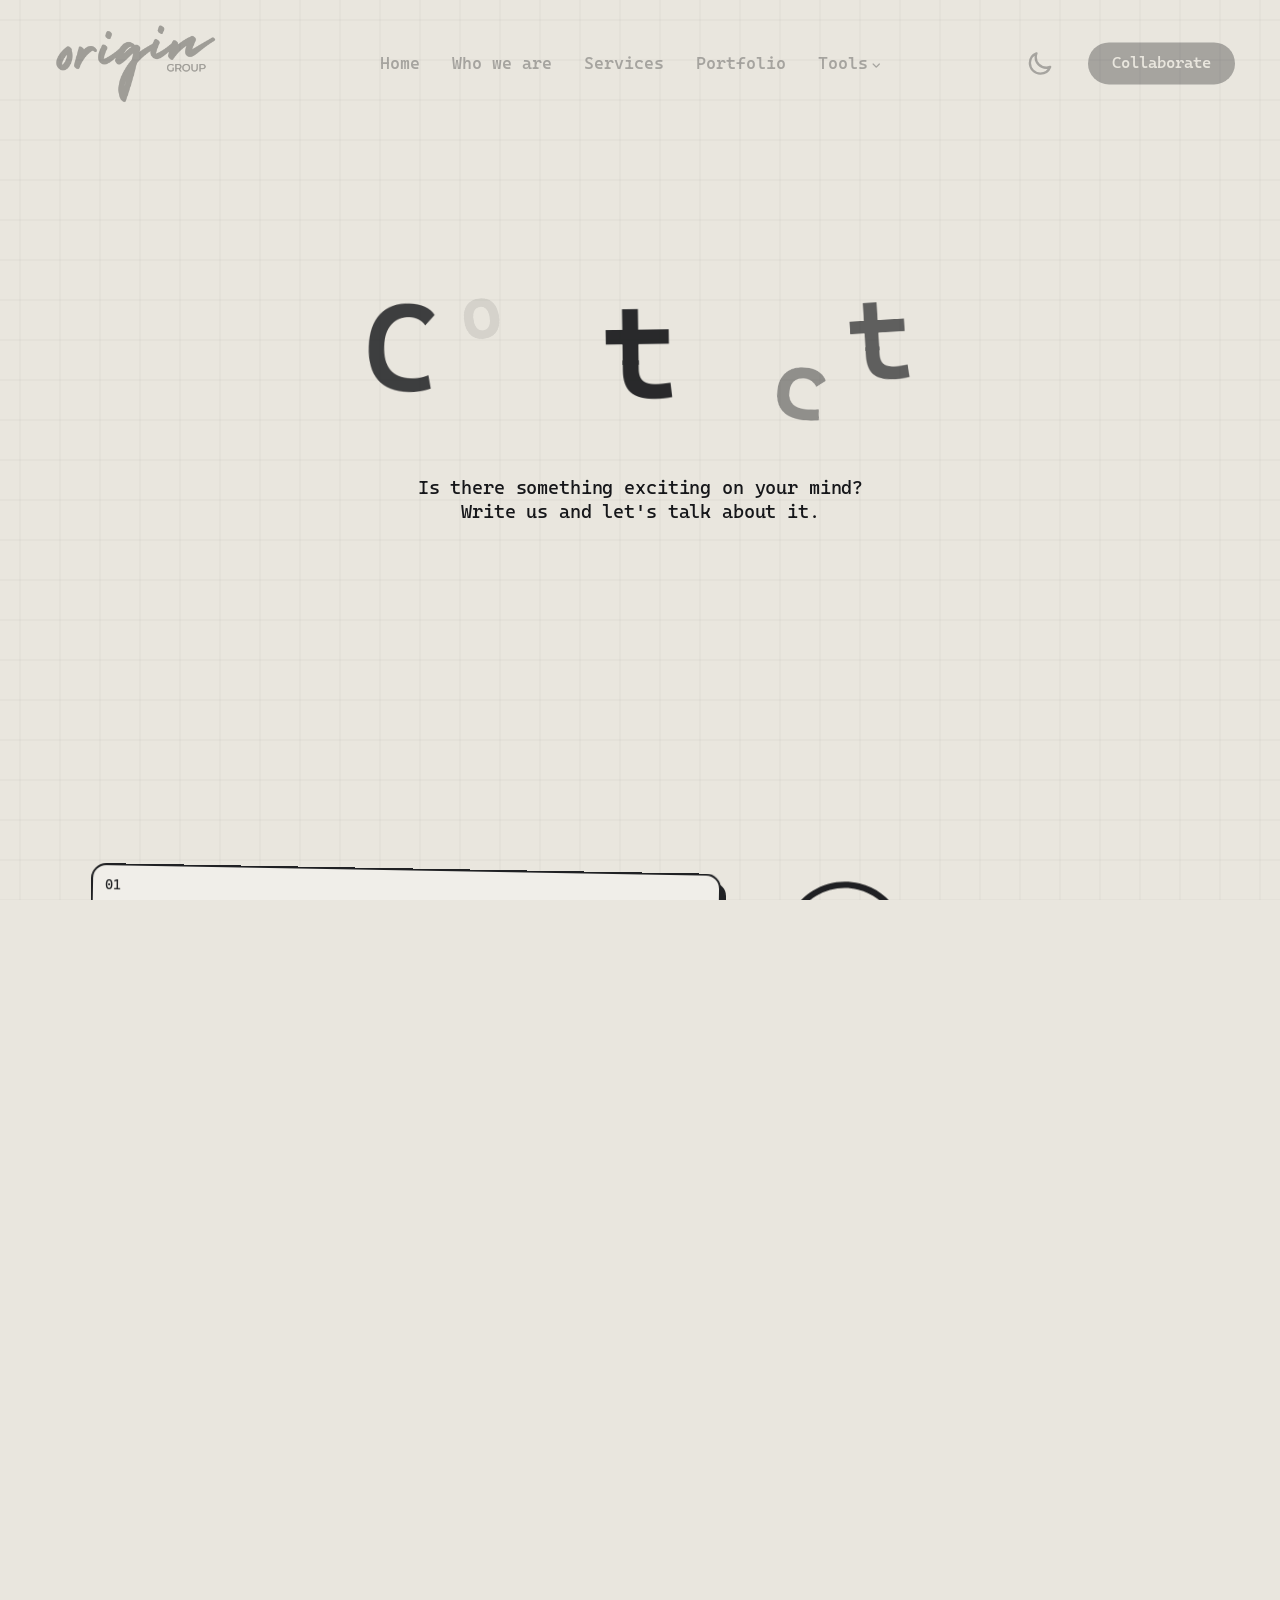
<file: contact.html>
<!DOCTYPE html>

<html lang="en">

<head>

	<!-- Title -->
	<title>Contact Us | Origin Group</title>

	<!-- Meta -->
	<meta charset="utf-8">
	<meta name="title" content="Contact Us | Origin Group">
	<meta name="description" content="Get in touch with Origin Group, a creative agency in Mumbai. Let's discuss branding, website design, SEO, digital marketing, and creative solutions for your business.">
	<meta name="keywords" content="Creative Agency Mumbai, Branding Agency, UI UX Design Agency, Social Media Marketing Agency, Digital Marketing Agency Mumbai, Website Development Company, Best Creative Agency in Mumbai">

	<!-- Mobile Meta -->
	<meta name="viewport" content="width=device-width, initial-scale=1, shrink-to-fit=no">

	<link rel="shortcut icon" href="/assets/img/ogfav.png" type="image/x-icon">
	<link rel="icon" href="/assets/img/ogfav.png" type="image/x-icon">

	<!-- Google fonts (https://fonts.google.com/) -->
	<link rel="preconnect" href="https://fonts.googleapis.com">
	<link rel="preconnect" href="https://fonts.gstatic.com" crossorigin>
	<link href="https://fonts.googleapis.com/css2?family=Cascadia+Mono:wght@200..700&display=swap" rel="stylesheet">
	<!-- Body font -->

	<!-- Libs and Plugins CSS -->
	<link rel="stylesheet" href="assets/vendor/fontawesome/css/all.min.css">
	<!-- Font Icons CSS (https://fontawesome.com) Free version! -->
	<link rel="stylesheet" href="assets/vendor/fancybox/css/fancybox.css">
	<!-- Fancybox (lightbox) JS (https://fancyapps.com/) -->
	<link rel="stylesheet" href="assets/vendor/swiper/css/swiper-bundle.min.css">
	<!-- Swiper CSS (https://swiperjs.com/) -->

	<!-- Master CSS -->
	<link rel="stylesheet" href="assets/css/helper.css">
	<link rel="stylesheet" href="assets/css/elements.css">
	<link rel="stylesheet" href="assets/css/theme.css">

	<!-- Light style CSS -->
	<link rel="stylesheet" href="assets/css/theme-dark.css">

</head>


<body id="body" class="tt-transition tt-magic-cursor tt-smooth-scroll"
	style="--tt-bg-pattern: url('../img/bg-pattern.png');">

	<main id="body-inner">

		<!-- Begin page transition (do not remove!!!) 
			=========================== -->
		<div id="tt-page-transition">
			<div class="tt-ptr-overlay-top"></div>
			<div class="tt-ptr-overlay-bottom"></div>
			<div class="tt-ptr-preloader">
				<div class="tt-ptr-prel-content">
					<img src="assets/img/logo/OG Logo W.png" class="tt-ptr-prel-image" alt="Logo">
				</div> <!-- /.tt-ptr-prel-content -->
			</div> <!-- /.tt-ptr-preloader -->
		</div>
		<!-- End page transition -->

		<!-- Begin magic cursor 
			======================== -->
		<div id="magic-cursor">
			<div id="ball"></div>
		</div>
		<!-- End magic cursor -->


		<div id="tt-content-wrap">

			<header id="tt-header" class="tt-header-alter tt-header-scroll tt-header-filled">
				<div class="tt-header-inner">

					<div class="tt-header-col tt-header-col-left">

						<div class="tt-logo">
							<a href="index.html" class="tt-magnetic-item">
								<img src="assets/img/logo/OG Logo W.png" class="tt-logo-light" alt="Logo">
								<img src="assets/img/logo/OG Logo B.png" class="tt-logo-dark" alt="Logo">
							</a>
						</div>

					</div>

					<div class="tt-header-col tt-header-col-center">

						<nav class="tt-main-menu tt-m-menu-center">
							<div class="tt-main-menu-holder">
								<div class="tt-main-menu-inner">
									<div class="tt-main-menu-content">

										<ul class="tt-main-menu-list">

											<li><a href="/index.html">Home</a></li>
											<li><a href="/who-we-are.html">Who we are</a></li>
											<li><a href="/services.html">Services</a></li>
											<li><a href="/portfolio.html">Portfolio</a></li>


										
											<li class="tt-submenu-wrap tt-submenu-master">
												<div class="tt-submenu-trigger">
													<a href="#">Tools</a>
												</div>
												<div class="tt-submenu">
													<ul class="tt-submenu-list">
														<li><a href="/sitemap-generator.html">Sitemap Generator</a></li>
													</ul>
												</div>
											</li>
										</ul>

									</div>
								</div>
							</div>

						</nav>

					</div>

					<div class="tt-header-col tt-header-col-right">

						<!-- Begin mobile menu toggle button (for "tt-main-menu") -->
						<div id="tt-m-menu-toggle-btn-wrap">
							<div class="tt-m-menu-toggle-btn-text">
								<span class="tt-m-menu-text-menu">Menu</span>
								<span class="tt-m-menu-text-close">Close</span>
							</div>
							<div class="tt-m-menu-toggle-btn-holder">
								<a href="#" class="tt-m-menu-toggle-btn"><span></span></a>
							</div>
						</div>
						<!-- End mobile menu toggle button -->

						<!-- Begin header button (hidden on small screens!) -->
						<a href="/contact.html" class="tt-btn tt-btn-secondary hide-from-xlg tt-magnetic-item">
							<span data-hover="Let's Talk">Collaborate</span>
						</a>
						<!-- End header button -->

						<!-- Begin style switch button -->
						<div class="tt-style-switch">
							<div class="tt-style-switch-inner tt-magnetic-item">
								<div class="tt-stsw-light">
									<svg viewBox="0 0 24 24" fill="none" xmlns="http://www.w3.org/2000/svg">
										<path
											d="M3.32031 11.6835C3.32031 16.6541 7.34975 20.6835 12.3203 20.6835C16.1075 20.6835 19.3483 18.3443 20.6768 15.032C19.6402 15.4486 18.5059 15.6834 17.3203 15.6834C12.3497 15.6834 8.32031 11.654 8.32031 6.68342C8.32031 5.50338 8.55165 4.36259 8.96453 3.32996C5.65605 4.66028 3.32031 7.89912 3.32031 11.6835Z"
											stroke-width="2" stroke-linecap="round" stroke-linejoin="round"></path>
									</svg>
								</div>
								<div class="tt-stsw-dark">
									<svg viewBox="0 0 24 24" fill="none" xmlns="http://www.w3.org/2000/svg">
										<circle cx="12" cy="12" r="5" stroke-width="2"></circle>
										<path d="M12 2V4" stroke-width="2" stroke-linecap="round"></path>
										<path d="M12 20V22" stroke-width="2" stroke-linecap="round"></path>
										<path d="M4 12L2 12" stroke-width="2" stroke-linecap="round"></path>
										<path d="M22 12L20 12" stroke-width="2" stroke-linecap="round"></path>
										<path d="M19.7778 4.22266L17.5558 6.25424" stroke-width="2"
											stroke-linecap="round"></path>
										<path d="M4.22217 4.22266L6.44418 6.25424" stroke-width="2"
											stroke-linecap="round"></path>
										<path d="M6.44434 17.5557L4.22211 19.7779" stroke-width="2"
											stroke-linecap="round"></path>
										<path d="M19.7778 19.7773L17.5558 17.5551" stroke-width="2"
											stroke-linecap="round"></path>
									</svg>
								</div>
							</div>
						</div>
						<!-- End style switch button -->

					</div> <!-- /.header-col -->
				</div> <!-- /.header-inner -->
			</header>
			<!-- End header -->

			<div id="page-header"
				class="ph-full ph-full-m ph-center ph-cap-xxxlg ph-image-parallax ph-caption-parallax">

				<div class="page-header-inner">

					<div class="ph-caption">
						<div class="ph-caption-inner">
							<h2 class="ph-caption-subtitle">( Let's Talk )</h2>
							<h1 class="ph-caption-title">Contact</h1>
							<div class="ph-caption-description max-width-700">
								Is there something exciting on your mind?<br> Write us and let's talk about it.
							</div>
						</div> <!-- /.ph-caption-inner -->
					</div> <!-- /.ph-caption -->

				</div>
				<!-- End page header inner -->

				<div class="ph-social">

					<div class="tt-social-buttons">
						<ul>
							<li><a href="https://www.instagram.com/origingroupin/" class="tt-magnetic-item"
									target="_blank" rel="noopener"><i class="fa-brands fa-instagram"></i></a></li>
							<li><a href="https://www.linkedin.com/showcase/origingroupin/" class="tt-magnetic-item"
									target="_blank" rel="noopener"><i class="fa-brands fa-linkedin"></i></a></li>
						</ul>
					</div>
					<!-- End page header social buttons -->

				</div>
				<!-- End social buttons -->

				<!-- Begin scroll down button 
					============================== -->
				<div class="tt-scroll-down">
					<!-- Change "data-offset" to set scroll top offset if needed -->
					<a href="#tt-page-content" class="tt-sd-inner tt-magnetic-item" data-offset="0">
						<div class="tt-sd-arrow">
							<svg xmlns="http://www.w3.org/2000/svg" viewBox="0 0 24 24">
								<path
									d="M13.025 1l-2.847 2.828 6.176 6.176h-16.354v3.992h16.354l-6.176 6.176 2.847 2.828 10.975-11z">
								</path>
							</svg>
						</div>
					</a>
				</div>
				<!-- End scroll down button -->

			</div>
			<!-- End page header -->

			<div id="tt-page-content">

				<div class="tt-section padding-top-40 padding-bottom-120">
					<div class="tt-section-inner tt-wrap">

						<div class="tt-row tt-xl-row-reverse">
							<div class="tt-col-xl-5">

								<div class="tt-contact-info margin-bottom-80">
									<div class="tt-contact-info-inner padding-left-xlg-7-p">

										<div class="tt-contact-info-icon max-width-200 tt-anim-fadeinup">
											<svg viewBox="0 0 64 64" version="1.1" xml:space="preserve"
												xmlns="http://www.w3.org/2000/svg">
												<g id="_x30_1_chatting">
													<g>
														<g>
															<path
																d="M38.0728,40.9023c-0.5522,0-1.0259-0.4478-1.0259-1s0.4219-1,0.9741-1h0.0518c0.5522,0,1,0.4478,1,1     S38.625,40.9023,38.0728,40.9023z" />
														</g>
														<g>
															<path
																d="M45.3604,40.9023c-0.5522,0-1.0273-0.4478-1.0273-1s0.4199-1,0.9722-1h0.0552c0.5522,0,1,0.4478,1,1     S45.9126,40.9023,45.3604,40.9023z" />
														</g>
														<g>
															<path
																d="M52.6445,40.9023c-0.5522,0-1.0273-0.4478-1.0273-1s0.4199-1,0.9722-1h0.0552c0.5522,0,1,0.4478,1,1     S53.1968,40.9023,52.6445,40.9023z" />
														</g>
														<g>
															<path
																d="M12.584,25.186c-0.5522,0-1.0293-0.4478-1.0293-1s0.418-1,0.9702-1h0.0591c0.5522,0,1,0.4478,1,1     S13.1362,25.186,12.584,25.186z" />
														</g>
														<g>
															<path
																d="M20.7529,25.186c-0.5522,0-1.0293-0.4478-1.0293-1s0.4185-1,0.9707-1h0.0586c0.5522,0,1,0.4478,1,1     S21.3052,25.186,20.7529,25.186z" />
														</g>
														<g>
															<path
																d="M28.9219,25.186c-0.5522,0-1.0293-0.4478-1.0293-1s0.4185-1,0.9707-1h0.0586c0.5522,0,1,0.4478,1,1     S29.4741,25.186,28.9219,25.186z" />
														</g>
														<path
															d="M56.5327,26.0718h-0.0005c-3.6577-3.0059-8.2656-4.4053-12.9771-3.9463c-1.0573,0.1035-2.0867,0.3111-3.0887,0.5919    c-0.2051-3.1539-1.169-6.2225-2.8205-8.9474c-2.7339-4.5127-7.0605-7.6904-12.1841-8.9478    c-5.1226-1.2573-10.4302-0.4434-14.9414,2.2905c-9.3149,5.6431-12.3022,17.812-6.6592,27.1274    c0.4487,0.7378,0.9443,1.4468,1.4785,2.1147l-2.1206,6.457c-0.1152,0.3521-0.0269,0.7388,0.23,1.0059    c0.1914,0.1982,0.4526,0.3062,0.7202,0.3062c0.0923,0,0.1851-0.0127,0.2764-0.0391l7.8203-2.2476    c4.9188,2.3405,10.487,2.549,15.5263,0.6185c0.6382,4.1645,2.7308,8.1203,6.233,10.9997    c4.626,3.8027,10.7549,5.0024,16.4702,3.2461l6.5781,2.9609c0.1313,0.0591,0.2715,0.0879,0.4106,0.0879    c0.2183,0,0.4351-0.0718,0.6138-0.2104c0.2925-0.2275,0.4351-0.5977,0.3711-0.9624l-1.0391-5.9121    c0.5459-0.5166,1.062-1.0698,1.5391-1.6499C65.1724,43.4663,64.0791,32.2764,56.5327,26.0718z M12.8066,39.8755    c-0.2241-0.1113-0.4814-0.1353-0.7236-0.0664l-6.374,1.832l1.7026-5.1851c0.1084-0.3306,0.0376-0.6938-0.1875-0.959    c-0.604-0.7119-1.1606-1.4844-1.6528-2.2944C0.5,24.8315,3.1851,13.895,11.5571,8.8232c4.0537-2.458,8.8218-3.1885,13.4282-2.0591    c4.6045,1.1304,8.4932,3.9863,10.9502,8.0425c1.5782,2.6036,2.4474,5.5574,2.5516,8.5797    c-2.6577,1.0986-5.0207,2.841-6.8978,5.1259c-2.8444,3.4614-4.1367,7.6871-3.9944,11.8476    C22.8245,42.3625,17.4745,42.2095,12.8066,39.8755z M57.4243,49.7456c-0.5303,0.645-1.1147,1.2524-1.7378,1.8062    c-0.2598,0.2305-0.3809,0.5791-0.3208,0.9209l0.8066,4.5908l-5.2051-2.3433c-0.1304-0.0586-0.2705-0.0879-0.4106-0.0879    c-0.106,0-0.2124,0.0166-0.3145,0.0508c-5.1646,1.7104-10.7529,0.6758-14.9463-2.7725    c-6.6953-5.5044-7.6646-15.4312-2.1616-22.1289c2.666-3.2446,6.436-5.2568,10.6157-5.6655    c4.1816-0.4072,8.2681,0.8345,11.5127,3.5005h-0.0005C61.957,33.1211,62.9268,43.0483,57.4243,49.7456z" />
													</g>
												</g>
											</svg>
										</div> <!-- /.tt-contact-info-icon -->

										<div class="tt-heading tt-heading-lg">
											<!-- <h3 class="tt-heading-subtitle">Subtitle</h3> -->
											<h2 class="tt-heading-title tt-anim-characters">Say Hi!</h2>
											<!-- You can use <br> to break a text line if needed -->
										</div>
										<!-- End tt-Heading -->

										<div class="margin-bottom-40">
											<p class="tt-anim-lines">You're just one click away from taking your brand
												or product from great to incredible. Fill out the form to share more
												details about your project.</p>
										</div>

										<div class="margin-bottom-30 tt-anim-fadeinup">
											<ul class="tt-list">
												<li>
													<a href="tel:+918779620308" class="tt-link">+91 87796 20308</a>
												</li>
												<li>
													<a href="mailto:origingroupinq@gmail.com"
														class="tt-link">origingroupinq@gmail.com</a>
												</li>
											</ul>
										</div>

										<div class="tt-social-buttons tt-sbtn-inline tt-sbtn-filled tt-anim-fadeinup">
											<ul>
												<li><a href="" class="tt-magnetic-item" target="_blank"
														rel="noopener"><i class="fa-brands fa-instagram"></i></a></li>
												<li><a href="" class="tt-magnetic-item" target="_blank"
														rel="noopener"><i class="fa-brands fa-linkedin"></i></a></li>
											</ul>
										</div>
										<!-- End page header social buttons -->

									</div> <!-- /.tt-contact-info-inner -->
								</div>
								<!-- End contact info -->

							</div> <!-- /.tt-col -->

							<div class="tt-col-xl-7">

								<form id="tt-contact-form"
									class="tt-form tt-form-lg tt-form-creative tt-form-tilted tt-form-counter">

									<!-- Becin contact form messages (do not remove!) -->
									<div id="tt-contact-form-messages" role="alert">
										<div class="tt-cfm-inner"></div>
										<div class="tt-cfm-close hide-cursor"><i class="fa-solid fa-xmark"></i></div>
									</div>
									<!-- End contact form messages -->

									<div class="tt-contact-form-inner">

										<!-- <small class="tt-form-text margin-bottom-30"><em>Fields marked with an asterisk (*) are required!</em></small> -->

										<div class="tt-form-group tt-anim-fadeinup">
											<label for="sender-name">What's your name? <span
													class="required">*</span></label>
											<input class="tt-form-control" id="sender-name" type="text" name="name"
												placeholder="John Smith" required>
										</div>

										<div class="tt-form-group tt-anim-fadeinup">
											<label for="sender-email">What's your email? <span
													class="required">*</span></label>
											<input class="tt-form-control" id="sender-email" type="email" name="email"
												placeholder="john@smith.com" required>
										</div>

										<div class="tt-form-group tt-anim-fadeinup">
											<label for="sender-option">What would you like to talk about? <span
													class="required">*</span></label>
											<select class="tt-form-control" id="sender-option" name="option" required>
												<option value="" disabled selected>Please choose an option</option>
												<option value="Say Hello">Say hello</option>
												<option value="New Project">New project</option>
												<option value="Feedback">Feedback</option>
												<option value="Other">Other</option>
											</select>
										</div>

										<div class="tt-form-group tt-anim-fadeinup">
											<label for="sender-message">Your message <span
													class="required">*</span></label>
											<textarea class="tt-form-control" id="sender-message" rows="5"
												name="message" placeholder="Hello, can you help me with ..."
												required></textarea>
										</div>

										<div class="tt-form-check margin-top-30 margin-bottom-30 tt-anim-fadeinup">
											<input type="checkbox" id="privacy-policy-check" required>
											<label for="privacy-policy-check" class="text-small">I have read and accept
												the <a href="dummy.html" class="tt-link-2" target="_blank">privacy
													policy</a>.</label>
										</div>

										<button type="submit"
											class="tt-btn tt-btn-secondary tt-btn-full tt-anim-fadeinup">
											<span data-hover="Send Message">Send Message</span>
										</button>

									</div> <!-- /.tt-contact-form-inner-->
								</form>
								<!-- End contact form -->

							</div> <!-- /.tt-col -->
						</div><!-- /.tt-row -->

					</div> <!-- /.tt-section-inner -->
				</div>
				<!-- End tt-section -->


			</div>
			<!-- End page content -->


			<!-- ======================
				///// Begin tt-footer /////
				=========================== -->
			<footer id="tt-footer" class="border-top">
				<div class="tt-footer-inner">

					<div class="tt-row">
						<div class="tt-col-xxl-6 tt-col-xl-12">
							<div class="tt-footer-widget">
								<h2>Ready to push<br> beyond limits?</h2>
								<a href="/contact.html" class="tt-btn tt-btn-secondary tt-magnetic-item">
									<span data-hover="Connect">Collaborate</span>
									<span class="tt-btn-icon"><i class="fa-regular fa-envelope"></i></span>
								</a>
							</div> <!-- /.tt-footer-widget -->
						</div> <!-- /.tt-col -->

						<div class="tt-col-xxl-2 tt-col-md-4">
							<div class="tt-footer-widget">
								<h3 class="tt-footer-widget-heading">Menu</h3>
								<ul class="tt-footer-widget-list">
									<li><a href="/index.html" class="tt-link">Home</a></li>
									<li><a href="/who-we-are.html" class="tt-link">Who we are</a></li>
									<li><a href="/services.html" class="tt-link">Services</a></li>
									<li><a href="/portfolio.html" class="tt-link">Portfolio</a></li>
								</ul> <!-- /.tt-footer-widget-list -->
							</div> <!-- /.tt-footer-widget -->
						</div> <!-- /.tt-col -->

						<div class="tt-col-xxl-2 tt-col-md-4">
							<div class="tt-footer-widget">
								<h3 class="tt-footer-widget-heading">More</h3>
								<ul class="tt-footer-widget-list">
									<li><a href="/sitemap-generator.html" class="tt-link">Sitemap Generator</a></li>
									<li><a href="/contact.html" class="tt-link">Contact</a></li>
									<li><a href="https://qorezen.in/" target="_blank" class="tt-link">Qorezen</a></li>
								</ul> <!-- /.tt-footer-widget-list -->
							</div> <!-- /.tt-footer-widget -->
						</div> <!-- /.tt-col -->

						<div class="tt-col-xxl-2 tt-col-md-4">
							<div class="tt-footer-widget">
								<h3 class="tt-footer-widget-heading">Contact</h3>
								<ul class="tt-footer-widget-list">
									<li><a href="mailto:origingroupinq@gmail.com"
											class="tt-link">origingroupinq@gmail.com</a></li>
									<li><a href="tel:+918779620308" class="tt-link"> +91 87796 20308</a></li>
								</ul> <!-- /.tt-footer-widget-list -->
							</div> <!-- /.tt-footer-widget -->
						</div> <!-- /.tt-col -->
					</div> <!-- /.tt-row -->

					<div class="tt-footer-bottom">
						<div class="tt-row tt-sm-row-reverse">
							<div class="tt-col-md-4 tt-align-items-md-end tt-justify-content-md-end">
								<div class="tt-footer-widget">

									<!-- Begin social buttons 
										========================== 
										* Use class "tt-sbtn-inline" to enable inline layout.
										* Use class "tt-sbtn-bordered" to enable bordered style.
										* Use class "tt-sbtn-filled" to enable filled style.
										-->
									<div class="tt-social-buttons tt-sbtn-inline tt-sbtn-filled">
										<ul>
											<li><a href="https://www.instagram.com/origingroupin/"
													class="tt-magnetic-item" target="_blank" rel="noopener"><i
														class="fa-brands fa-instagram"></i></a></li>
											<li><a href="https://www.linkedin.com/showcase/origingroupin/"
													class="tt-magnetic-item" target="_blank" rel="noopener"><i
														class="fa-brands fa-linkedin"></i></a></li>
										</ul>
									</div>
									<!-- End social buttons -->

								</div> <!-- /.tt-footer-widget -->
							</div> <!-- /.tt-col -->

							<div class="tt-col-md-4 tt-align-items-md-end tt-justify-content-md-center">
								<div class="tt-footer-widget text-center-to-md">
									Made with <i class="fa-regular fa-heart"></i>
								</div> <!-- /.tt-footer-widget -->
							</div> <!-- /.tt-col -->

							<div class="tt-col-md-4 tt-align-items-md-end">
								<div class="tt-footer-widget">
									<div class="tt-footer-copyright">
										©<span class="tt-copyright-year"></span><a href="/index.html" class="tt-link"
											target="_blank" rel="nofollow noopener">Origin Group</a><br>
										All Rights Reserved
									</div> <!-- /.tt-footer-copyright -->
								</div> <!-- /.tt-footer-widget -->
							</div> <!-- /.tt-col -->
						</div> <!-- /.tt-row -->
					</div> <!-- /.tt-footer-bottom -->

				</div> <!-- /.tt-section-inner -->
			</footer>
			<!-- End tt-footer -->


		</div>
		<!-- End content wrap -->


		<!-- Begin scroll to top button
			================================ 
			* Available data attributes:
					data-top-offset="800".............(show/hide button from top scroll in px)
					data-bottom-offset="200".........(show/hide button from bottom scroll in px)
			-->
		<div class="tt-scroll-to-top" data-top-offset="800" data-bottom-offset="200">
			<a href="#" class="tt-stt-inner tt-magnetic-item">
				<div class="tt-stt-arrow">
					<svg xmlns="http://www.w3.org/2000/svg" viewBox="0 0 24 24">
						<path
							d="M13.025 1l-2.847 2.828 6.176 6.176h-16.354v3.992h16.354l-6.176 6.176 2.847 2.828 10.975-11z">
						</path>
					</svg>
				</div>
			</a>
		</div>
		<!-- End scroll to top button -->


	</main>
	<!-- End body inner -->




	<!-- ====================
		///// Scripts below /////
		===================== -->

	<!-- Core JS -->
	<script src="assets/vendor/jquery/jquery.min.js"></script> <!-- jquery JS (https://jquery.com) -->

	<!-- Libs and Plugins JS -->
	<script src="assets/vendor/gsap/gsap.min.js"></script> <!-- GSAP JS (https://gsap.com/) -->
	<script src="assets/vendor/gsap/ScrollSmoother.min.js"></script>
	<!-- GSAP ScrollSmoother JS (https://gsap.com/docs/v3/Plugins/ScrollSmoother/) -->
	<script src="assets/vendor/gsap/ScrollToPlugin.min.js"></script>
	<!-- GSAP ScrollToPlugin JS (https://gsap.com/docs/v3/Plugins/ScrollToPlugin/) -->
	<script src="assets/vendor/gsap/ScrollTrigger.min.js"></script>
	<!-- GSAP ScrollTrigger JS (https://gsap.com/docs/v3/Plugins/ScrollTrigger/) -->
	<script src="assets/vendor/gsap/Flip.min.js"></script>
	<!-- GSAP Flip JS (https://gsap.com/docs/v3/Plugins/Flip/) -->
	<script src="assets/vendor/gsap/SplitText.min.js"></script>
	<!-- GSAP SplitText JS (https://gsap.com/docs/v3/Plugins/SplitText/) -->
	<script src="assets/vendor/fancybox/js/fancybox.umd.js"></script>
	<!-- Fancybox (lightbox) JS (https://fancyapps.com/) -->
	<script src="assets/vendor/swiper/js/swiper-bundle.min.js"></script> <!-- Swiper JS (https://swiperjs.com/) -->

	<!-- Master JS -->
	<script src="assets/js/elements.js"></script>
	<script src="assets/js/theme.js"></script>



</body>

</html>
</file>
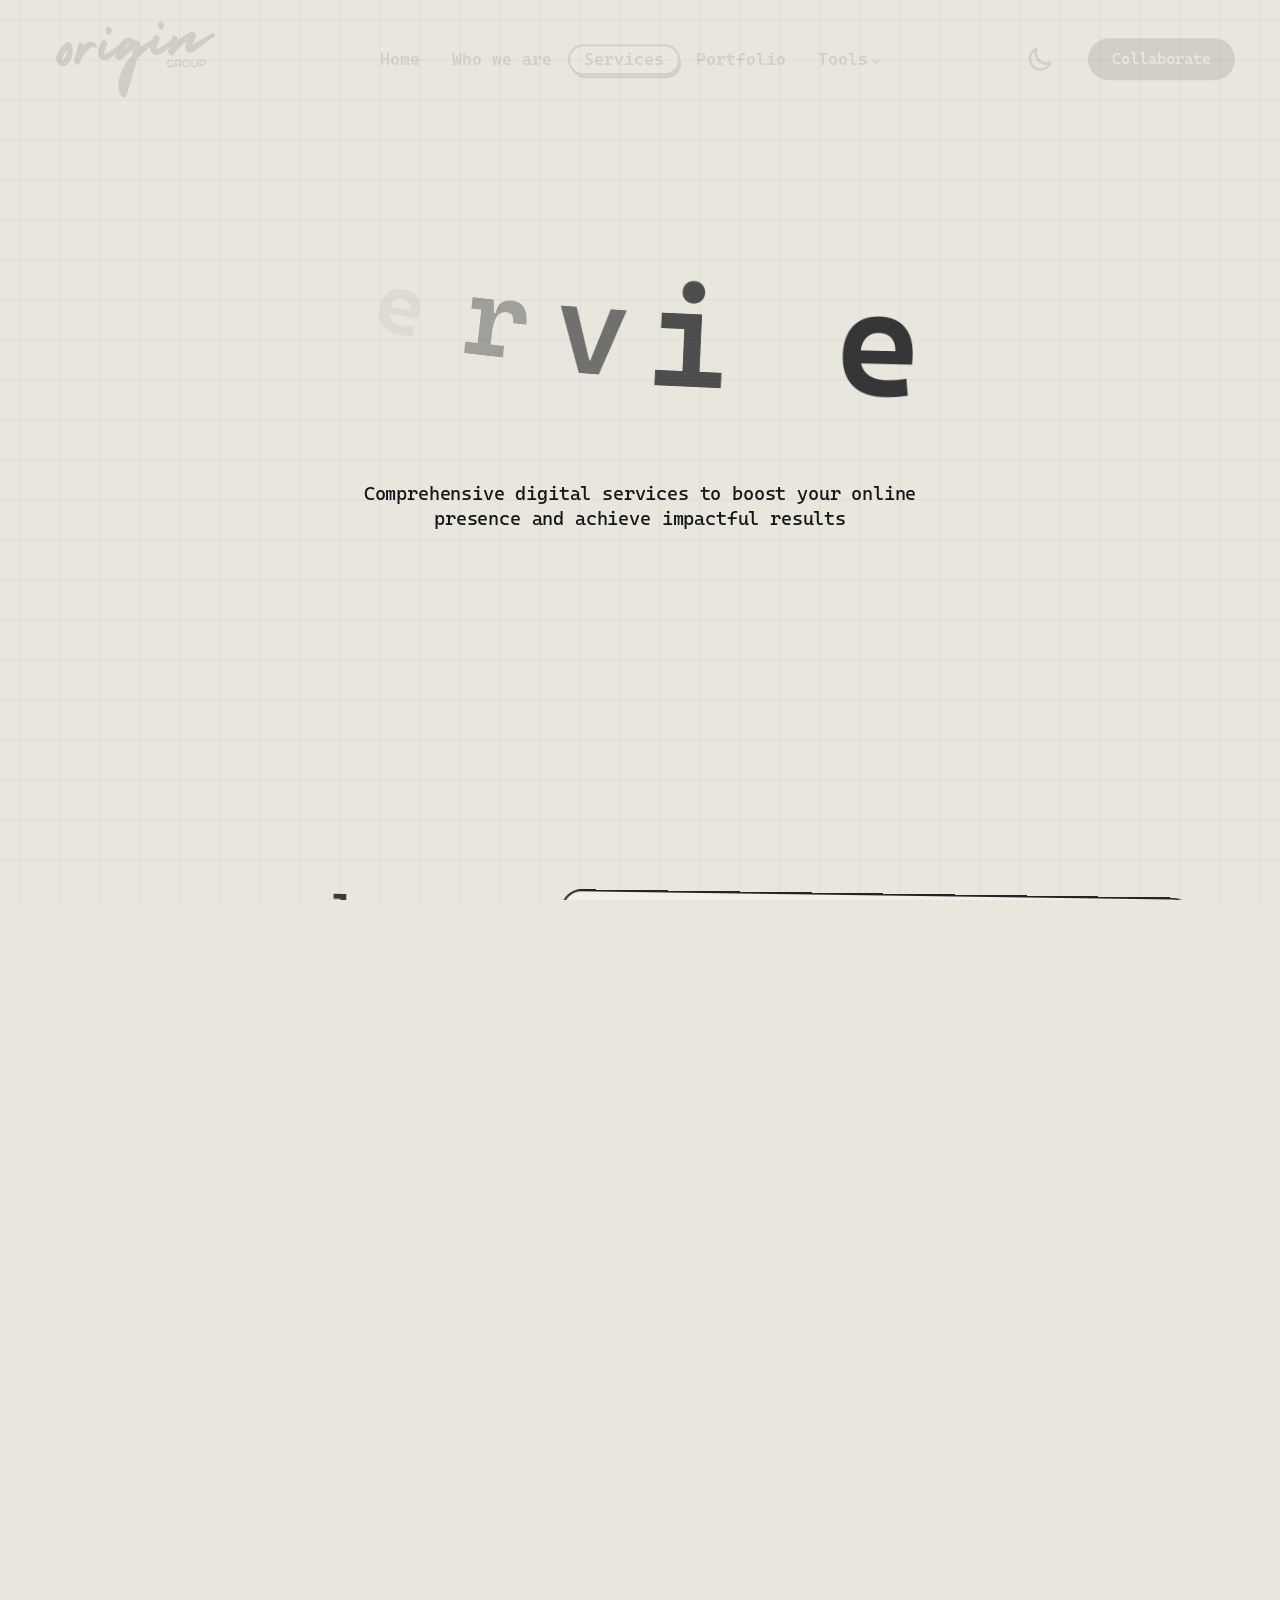
<file: services.html>
<!doctype html>

<html lang="en">
  <head>
    <!-- Title -->
    <title>Services | Origin Group</title>

    <!-- Meta -->
    <meta charset="utf-8" />
    <meta name="title" content="Services | Origin Group" />
    <meta
      name="description"
      content="Explore Origin Group's creative services in Mumbai, including branding, web design, website development, SEO, digital marketing, UI/UX, and creative solutions."
    />
    <meta
      name="keywords"
      content="Creative Agency Mumbai, Branding Agency, UI UX Design Agency, Social Media Marketing Agency, Digital Marketing Agency Mumbai, Website Development Company, Best Creative Agency in Mumbai"
    />

    <!-- Mobile Meta -->
    <meta
      name="viewport"
      content="width=device-width, initial-scale=1, shrink-to-fit=no"
    />

    <link
      rel="shortcut icon"
      href="/assets/img/ogfav.png"
      type="image/x-icon"
    />
    <link rel="icon" href="/assets/img/ogfav.png" type="image/x-icon" />

    <!-- Google fonts (https://fonts.google.com/) -->
    <link rel="preconnect" href="https://fonts.googleapis.com" />
    <link rel="preconnect" href="https://fonts.gstatic.com" crossorigin />
    <link
      href="https://fonts.googleapis.com/css2?family=Cascadia+Mono:wght@200..700&display=swap"
      rel="stylesheet"
    />
    <!-- Body font -->

    <!-- Libs and Plugins CSS -->
    <link rel="stylesheet" href="assets/vendor/fontawesome/css/all.min.css" />
    <!-- Font Icons CSS (https://fontawesome.com) Free version! -->
    <link rel="stylesheet" href="assets/vendor/fancybox/css/fancybox.css" />
    <!-- Fancybox (lightbox) JS (https://fancyapps.com/) -->
    <link
      rel="stylesheet"
      href="assets/vendor/swiper/css/swiper-bundle.min.css"
    />
    <!-- Swiper CSS (https://swiperjs.com/) -->

    <!-- Master CSS -->
    <link rel="stylesheet" href="assets/css/helper.css" />
    <link rel="stylesheet" href="assets/css/elements.css" />
    <link rel="stylesheet" href="assets/css/theme.css" />

    <!-- Light style CSS -->
    <link rel="stylesheet" href="assets/css/theme-dark.css" />
  </head>

  <body
    id="body"
    class="tt-transition tt-magic-cursor tt-smooth-scroll"
    style="--tt-bg-pattern: url(&quot;../img/bg-pattern.png&quot;)"
  >
    <main id="body-inner">
      <div id="tt-page-transition">
        <div class="tt-ptr-overlay-top"></div>
        <div class="tt-ptr-overlay-bottom"></div>
        <div class="tt-ptr-preloader">
          <div class="tt-ptr-prel-content">
            <img
              src="assets/img/logo/OG Logo W.png"
              class="tt-ptr-prel-image"
              alt="Logo"
            />
          </div>
          <!-- /.tt-ptr-prel-content -->
        </div>
        <!-- /.tt-ptr-preloader -->
      </div>
      <!-- End page transition -->

      <!-- Begin magic cursor 
			======================== -->
      <div id="magic-cursor">
        <div id="ball"></div>
      </div>
      <!-- End magic cursor -->

      <div id="tt-content-wrap">
        <header
          id="tt-header"
          class="tt-header-alter tt-header-scroll tt-header-filled"
        >
          <div class="tt-header-inner">
            <div class="tt-header-col tt-header-col-left">
              <div class="tt-logo">
                <a href="index.html" class="tt-magnetic-item">
                  <img
                    src="assets/img/logo/OG Logo W.png"
                    class="tt-logo-light"
                    alt="Logo"
                  />
                  <img
                    src="assets/img/logo/OG Logo B.png"
                    class="tt-logo-dark"
                    alt="Logo"
                  />
                </a>
              </div>
            </div>

            <div class="tt-header-col tt-header-col-center">
              <nav class="tt-main-menu tt-m-menu-center">
                <div class="tt-main-menu-holder">
                  <div class="tt-main-menu-inner">
                    <div class="tt-main-menu-content">
                      <ul class="tt-main-menu-list">
                        <li><a href="/index.html">Home</a></li>
                        <li><a href="/who-we-are.html">Who we are</a></li>
                        <li class="active">
                          <a href="/services.html">Services</a>
                        </li>
                        <li><a href="/portfolio.html">Portfolio</a></li>
                      
											<li class="tt-submenu-wrap tt-submenu-master">
												<div class="tt-submenu-trigger">
													<a href="#">Tools</a>
												</div>
												<div class="tt-submenu">
													<ul class="tt-submenu-list">
														<li><a href="/sitemap-generator.html">Sitemap Generator</a></li>
													</ul>
												</div>
											</li>
										</ul>
                    </div>
                  </div>
                </div>
              </nav>
            </div>

            <div class="tt-header-col tt-header-col-right">
              <!-- Begin mobile menu toggle button (for "tt-main-menu") -->
              <div id="tt-m-menu-toggle-btn-wrap">
                <div class="tt-m-menu-toggle-btn-text">
                  <span class="tt-m-menu-text-menu">Menu</span>
                  <span class="tt-m-menu-text-close">Close</span>
                </div>
                <div class="tt-m-menu-toggle-btn-holder">
                  <a href="#" class="tt-m-menu-toggle-btn"><span></span></a>
                </div>
              </div>
              <!-- End mobile menu toggle button -->

              <!-- Begin header button (hidden on small screens!) -->
              <a
                href="/contact.html"
                class="tt-btn tt-btn-secondary hide-from-xlg tt-magnetic-item"
              >
                <span data-hover="Let's Talk">Collaborate</span>
              </a>
              <!-- End header button -->

              <!-- Begin style switch button -->
              <div class="tt-style-switch">
                <div class="tt-style-switch-inner tt-magnetic-item">
                  <div class="tt-stsw-light">
                    <svg
                      viewBox="0 0 24 24"
                      fill="none"
                      xmlns="http://www.w3.org/2000/svg"
                    >
                      <path
                        d="M3.32031 11.6835C3.32031 16.6541 7.34975 20.6835 12.3203 20.6835C16.1075 20.6835 19.3483 18.3443 20.6768 15.032C19.6402 15.4486 18.5059 15.6834 17.3203 15.6834C12.3497 15.6834 8.32031 11.654 8.32031 6.68342C8.32031 5.50338 8.55165 4.36259 8.96453 3.32996C5.65605 4.66028 3.32031 7.89912 3.32031 11.6835Z"
                        stroke-width="2"
                        stroke-linecap="round"
                        stroke-linejoin="round"
                      ></path>
                    </svg>
                  </div>
                  <div class="tt-stsw-dark">
                    <svg
                      viewBox="0 0 24 24"
                      fill="none"
                      xmlns="http://www.w3.org/2000/svg"
                    >
                      <circle cx="12" cy="12" r="5" stroke-width="2"></circle>
                      <path
                        d="M12 2V4"
                        stroke-width="2"
                        stroke-linecap="round"
                      ></path>
                      <path
                        d="M12 20V22"
                        stroke-width="2"
                        stroke-linecap="round"
                      ></path>
                      <path
                        d="M4 12L2 12"
                        stroke-width="2"
                        stroke-linecap="round"
                      ></path>
                      <path
                        d="M22 12L20 12"
                        stroke-width="2"
                        stroke-linecap="round"
                      ></path>
                      <path
                        d="M19.7778 4.22266L17.5558 6.25424"
                        stroke-width="2"
                        stroke-linecap="round"
                      ></path>
                      <path
                        d="M4.22217 4.22266L6.44418 6.25424"
                        stroke-width="2"
                        stroke-linecap="round"
                      ></path>
                      <path
                        d="M6.44434 17.5557L4.22211 19.7779"
                        stroke-width="2"
                        stroke-linecap="round"
                      ></path>
                      <path
                        d="M19.7778 19.7773L17.5558 17.5551"
                        stroke-width="2"
                        stroke-linecap="round"
                      ></path>
                    </svg>
                  </div>
                </div>
              </div>
              <!-- End style switch button -->
            </div>
            <!-- /.header-col -->
          </div>
          <!-- /.header-inner -->
        </header>
        <!-- End header -->

        <div
          id="page-header"
          class="ph-full ph-full-m ph-center ph-cap-xxxxlg ph-image-parallax ph-caption-parallax"
        >
          <div class="page-header-inner">
            <div class="ph-caption">
              <div class="ph-caption-inner">
                <h2 class="ph-caption-subtitle">What We Do</h2>
                <h1 class="ph-caption-title">Services</h1>
                <div class="ph-caption-description max-width-700">
                  Comprehensive digital services to boost your online<br />
                  presence and achieve impactful results
                </div>
              </div>
              <!-- /.ph-caption-inner -->
            </div>
            <!-- /.ph-caption -->
          </div>
          <!-- End page header inner -->

          <div class="ph-social">
            <div class="tt-social-buttons">
              <ul>
                <li>
                  <a
                    href="https://www.instagram.com/origingroupin/"
                    class="tt-magnetic-item"
                    target="_blank"
                    rel="noopener"
                    ><i class="fa-brands fa-instagram"></i
                  ></a>
                </li>
                <li>
                  <a
                    href="https://www.linkedin.com/showcase/origingroupin/"
                    class="tt-magnetic-item"
                    target="_blank"
                    rel="noopener"
                    ><i class="fa-brands fa-linkedin"></i
                  ></a>
                </li>
              </ul>
            </div>
            <!-- End page header social buttons -->
          </div>
          <!-- End social buttons -->

          <!-- Begin scroll down button 
					============================== -->
          <div class="tt-scroll-down">
            <!-- Change "data-offset" to set scroll top offset if needed -->
            <a
              href="#tt-page-content"
              class="tt-sd-inner tt-magnetic-item"
              data-offset="0"
            >
              <div class="tt-sd-arrow">
                <svg xmlns="http://www.w3.org/2000/svg" viewBox="0 0 24 24">
                  <path
                    d="M13.025 1l-2.847 2.828 6.176 6.176h-16.354v3.992h16.354l-6.176 6.176 2.847 2.828 10.975-11z"
                  ></path>
                </svg>
              </div>
            </a>
          </div>
          <!-- End scroll down button -->
        </div>
        <!-- End page header -->

        <div id="tt-page-content">
          <div class="tt-section padding-bottom-80 padding-bottom-xlg-120">
            <div class="tt-section-inner tt-wrap max-width-1700">
              <!-- Begin sticker
							=================== -->
              <div class="tt-sticker">
                <div class="tt-row">
                  <!-- Use class "tt-lg-row-reverse" to reverce layout -->
                  <div class="tt-col-lg-4 margin-bottom-40">
                    <!-- Begin sticky element
										========================== -->
                    <div class="tt-sticker-sticky tt-sticky-element">
                      <div class="tt-heading tt-heading-lg">
                        <!-- <h3 class="tt-heading-subtitle tt-anim-lines">Subtitle</h3> -->
                        <h2 class="tt-heading-title tt-anim-characters">
                          Why Settle for Ordinary?
                        </h2>
                        <!-- You can use <br> to break a text line if needed -->
                      </div>
                      <!-- End tt-Heading -->

                      <p class="tt-anim-lines">
                        We're not here to be your agency, we're here to be the
                        team behind your next big win.
                      </p>

                      <a
                        href="/contact.html"
                        class="tt-btn tt-btn-secondary tt-magnetic-item"
                      >
                        <span data-hover="Let’s Connect!">Let’s Connect!</span>
                      </a>
                    </div>
                    <!-- End sticky element -->
                  </div>
                  <!-- /.tt-col -->

                  <div class="tt-col-lg-1 padding-top-80"></div>
                  <!-- /.tt-col -->

                  <div class="tt-col-lg-7">
                    <!-- Begin sticker scroller
										============================ -->
                    <div class="tt-sticker-scroller">
                      <div
                        class="tt-accordion tt-acc-lg tt-acc-boxed tt-acc-tilted tt-acc-counter"
                      >
                        <div class="tt-accordion-item tt-anim-fadeinup">
                          <div class="tt-accordion-heading">
                            <div class="tt-acc-head cursor-alter">
                              <div class="tt-acc-head-inner">
                                <h3 class="tt-acc-head-title">
                                  Digital Strategy
                                </h3>
                              </div>
                            </div>
                            <div class="tt-accordion-caret">
                              <div
                                class="tt-accordion-caret-inner tt-magnetic-item"
                              >
                                <svg
                                  xmlns="http://www.w3.org/2000/svg"
                                  viewBox="0 0 24 24"
                                >
                                  <path
                                    d="M13.025 1l-2.847 2.828 6.176 6.176h-16.354v3.992h16.354l-6.176 6.176 2.847 2.828 10.975-11z"
                                  ></path>
                                </svg>
                              </div>
                              <!-- /.tt-accordion-caret-inner -->
                            </div>
                            <!-- /.tt-accordion-caret -->
                          </div>
                          <!-- /.tt-accordion-heading -->

                          <!-- Use class "is-open" to make this content open by default. Max width class is optional. -->
                          <div class="tt-accordion-content max-width-1400">
                            <p>
                              We don't believe in throwing ideas at the wall and
                              hoping something sticks. We dig into the data,
                              understand your audience, spy (ethically 😉) on
                              the competition, and build a strategy that's
                              designed to win.
                            </p>

                            <p>
                              From boosting your online presence to turning
                              clicks into loyal customers, every move is backed
                              by insights, creativity, and clear goals. No
                              guesswork. No fluff. Just smart strategies that
                              help your brand grow, connect, and stand out where
                              it matters most.
                            </p>
                          </div>
                          <!-- /.tt-accordion-content -->
                        </div>
                        <!-- /.tt-accordion-item -->

                        <div class="tt-accordion-item tt-anim-fadeinup">
                          <div class="tt-accordion-heading">
                            <div class="tt-acc-head cursor-alter">
                              <div class="tt-acc-head-inner">
                                <h3 class="tt-acc-head-title">
                                  Branding &amp; Identity
                                </h3>
                              </div>
                            </div>
                            <div class="tt-accordion-caret">
                              <div
                                class="tt-accordion-caret-inner tt-magnetic-item"
                              >
                                <svg
                                  xmlns="http://www.w3.org/2000/svg"
                                  viewBox="0 0 24 24"
                                >
                                  <path
                                    d="M13.025 1l-2.847 2.828 6.176 6.176h-16.354v3.992h16.354l-6.176 6.176 2.847 2.828 10.975-11z"
                                  ></path>
                                </svg>
                              </div>
                            </div>
                            <!-- /.tt-accordion-caret -->
                          </div>
                          <!-- /.tt-accordion-heading -->

                          <!-- Use class "is-open" to make this content open by default. Max width class is optional. -->
                          <div class="tt-accordion-content max-width-1400">
                            <p>
                              We create bold, memorable identities that capture
                              who you are and why people should care. From
                              logos, colors, and typography to brand voice,
                              messaging, and personality, we shape every detail
                              into one cohesive story that feels authentic and
                              unforgettable.
                            </p>

                            <p>
                              Whether you're launching your first big idea or
                              giving your brand the glow-up it deserves, we'll
                              build an identity that stands out, sparks
                              conversations, and stays in people's minds long
                              after they've scrolled away. ✨
                            </p>
                          </div>
                          <!-- /.tt-accordion-content -->
                        </div>
                        <!-- /.tt-accordion-item -->

                        <div class="tt-accordion-item tt-anim-fadeinup">
                          <div class="tt-accordion-heading">
                            <div class="tt-acc-head cursor-alter">
                              <div class="tt-acc-head-inner">
                                <h3 class="tt-acc-head-title">
                                  UI / UX Design
                                </h3>
                              </div>
                            </div>
                            <div class="tt-accordion-caret">
                              <div
                                class="tt-accordion-caret-inner tt-magnetic-item"
                              >
                                <svg
                                  xmlns="http://www.w3.org/2000/svg"
                                  viewBox="0 0 24 24"
                                >
                                  <path
                                    d="M13.025 1l-2.847 2.828 6.176 6.176h-16.354v3.992h16.354l-6.176 6.176 2.847 2.828 10.975-11z"
                                  ></path>
                                </svg>
                              </div>
                            </div>
                            <!-- /.tt-accordion-caret -->
                          </div>
                          <!-- /.tt-accordion-heading -->

                          <!-- Use class "is-open" to make this content open by default. Max width class is optional. -->
                          <div class="tt-accordion-content max-width-1400">
                            <p>
                              We design digital experiences that are clean,
                              intuitive, and impossible to ignore. Every screen,
                              button, and interaction is crafted with real users
                              in mind, making websites, apps, and platforms that
                              are easy to navigate, enjoyable to use, and built
                              to convert.
                            </p>

                            <p>
                              From the first wireframe to the final pixel, we
                              blend creativity with usability to create
                              experiences that don't just impress, they keep
                              people coming back. Because when design feels
                              natural, great results follow. 🚀
                            </p>
                          </div>
                          <!-- /.tt-accordion-content -->
                        </div>
                        <!-- /.tt-accordion-item -->

                        <div class="tt-accordion-item tt-anim-fadeinup">
                          <div class="tt-accordion-heading">
                            <div class="tt-acc-head cursor-alter">
                              <div class="tt-acc-head-inner">
                                <h3 class="tt-acc-head-title">
                                  Web Design & Development
                                </h3>
                              </div>
                            </div>
                            <div class="tt-accordion-caret">
                              <div
                                class="tt-accordion-caret-inner tt-magnetic-item"
                              >
                                <svg
                                  xmlns="http://www.w3.org/2000/svg"
                                  viewBox="0 0 24 24"
                                >
                                  <path
                                    d="M13.025 1l-2.847 2.828 6.176 6.176h-16.354v3.992h16.354l-6.176 6.176 2.847 2.828 10.975-11z"
                                  ></path>
                                </svg>
                              </div>
                            </div>
                            <!-- /.tt-accordion-caret -->
                          </div>
                          <!-- /.tt-accordion-heading -->

                          <!-- Use class "is-open" to make this content open by default. Max width class is optional. -->
                          <div class="tt-accordion-content max-width-1400">
                            <p>
                              We build fast, responsive, and beautifully crafted
                              websites that turn visitors into customers.
                              Whether it's a sleek portfolio, a business
                              website, or a powerful e-commerce store, every
                              page is designed to reflect your brand, tell your
                              story, and drive real results.
                            </p>

                            <p>
                              YFrom pixel-perfect design and seamless navigation
                              to lightning-fast performance and flawless
                              experiences across every device, we obsess over
                              the details so your audience doesn't have to. The
                              result? A website that's as smart as it is
                              stunning.
                            </p>
                          </div>
                          <!-- /.tt-accordion-content -->
                        </div>
                        <!-- /.tt-accordion-item -->

                        <div class="tt-accordion-item tt-anim-fadeinup">
                          <div class="tt-accordion-heading">
                            <div class="tt-acc-head cursor-alter">
                              <div class="tt-acc-head-inner">
                                <h3 class="tt-acc-head-title">
                                  Product Design
                                </h3>
                              </div>
                            </div>
                            <div class="tt-accordion-caret">
                              <div
                                class="tt-accordion-caret-inner tt-magnetic-item"
                              >
                                <svg
                                  xmlns="http://www.w3.org/2000/svg"
                                  viewBox="0 0 24 24"
                                >
                                  <path
                                    d="M13.025 1l-2.847 2.828 6.176 6.176h-16.354v3.992h16.354l-6.176 6.176 2.847 2.828 10.975-11z"
                                  ></path>
                                </svg>
                              </div>
                            </div>
                            <!-- /.tt-accordion-caret -->
                          </div>
                          <!-- /.tt-accordion-heading -->

                          <!-- Use class "is-open" to make this content open by default. Max width class is optional. -->
                          <div class="tt-accordion-content max-width-1400">
                            <p>
                              We turn ideas into products people genuinely love
                              to use. By combining user research, smart
                              problem-solving, and beautiful design, we create
                              experiences that feel intuitive, solve real
                              challenges, and deliver lasting value.
                            </p>

                            <p>
                              From the first sketch to the final prototype,
                              every decision is driven by your users and your
                              business goals. Whether it's a digital product,
                              mobile app, SaaS platform, or a physical
                              innovation, we design products that don't just
                              look great, they work brilliantly.
                            </p>
                          </div>
                          <!-- /.tt-accordion-content -->
                        </div>
                        <!-- /.tt-accordion-item -->

                        <div class="tt-accordion-item tt-anim-fadeinup">
                          <div class="tt-accordion-heading">
                            <div class="tt-acc-head cursor-alter">
                              <div class="tt-acc-head-inner">
                                <h3 class="tt-acc-head-title">
                                  Influencer Marketing
                                </h3>
                              </div>
                            </div>
                            <div class="tt-accordion-caret">
                              <div
                                class="tt-accordion-caret-inner tt-magnetic-item"
                              >
                                <svg
                                  xmlns="http://www.w3.org/2000/svg"
                                  viewBox="0 0 24 24"
                                >
                                  <path
                                    d="M13.025 1l-2.847 2.828 6.176 6.176h-16.354v3.992h16.354l-6.176 6.176 2.847 2.828 10.975-11z"
                                  ></path>
                                </svg>
                              </div>
                            </div>
                            <!-- /.tt-accordion-caret -->
                          </div>
                          <!-- /.tt-accordion-heading -->

                          <!-- Use class "is-open" to make this content open by default. Max width class is optional. -->
                          <div class="tt-accordion-content max-width-1400">
                            <p>
                              We connect brands with the right creators to build
                              authentic relationships, spark conversations, and
                              turn influence into impact. By combining strategic
                              creator selection, compelling storytelling, and
                              data-driven campaigns, we help brands reach the
                              right audience, build trust, and drive meaningful
                              engagement.
                            </p>

                            <p>
                              From influencer discovery to campaign execution,
                              every collaboration is designed around your
                              brand’s voice and business goals. Whether it’s a
                              product launch, a brand awareness campaign, or a
                              sales-driven collaboration, we create influencer
                              experiences that don’t just grab attention, they
                              inspire action.
                            </p>
                          </div>
                          <!-- /.tt-accordion-content -->
                        </div>
                        <!-- /.tt-accordion-item -->
                      </div>
                      <!-- End accordion -->
                    </div>
                    <!-- End sticker scroller -->
                  </div>
                  <!-- /.tt-col -->
                </div>
                <!-- /.tt-row -->
              </div>
              <!-- End sticker -->
            </div>
            <!-- /.tt-section-inner -->
          </div>
          <!-- End tt-section -->
        </div>
        <!-- End page content -->

        <!-- ======================
				///// Begin tt-footer /////
				=========================== -->
        <footer id="tt-footer" class="border-top">
          <div class="tt-footer-inner">
            <div class="tt-row">
              <div class="tt-col-xxl-6 tt-col-xl-12">
                <div class="tt-footer-widget">
                  <h2>
                    Ready to push<br />
                    beyond limits?
                  </h2>
                  <a
                    href="/contact.html"
                    class="tt-btn tt-btn-secondary tt-magnetic-item"
                  >
                    <span data-hover="Connect">Collaborate</span>
                    <span class="tt-btn-icon"
                      ><i class="fa-regular fa-envelope"></i
                    ></span>
                  </a>
                </div>
                <!-- /.tt-footer-widget -->
              </div>
              <!-- /.tt-col -->

              <div class="tt-col-xxl-2 tt-col-md-4">
                <div class="tt-footer-widget">
                  <h3 class="tt-footer-widget-heading">Menu</h3>
                  <ul class="tt-footer-widget-list">
                    <li><a href="/index.html" class="tt-link">Home</a></li>
                    <li>
                      <a href="/who-we-are.html" class="tt-link">Who we are</a>
                    </li>
                    <li>
                      <a href="/services.html" class="tt-link">Services</a>
                    </li>
                    <li>
                      <a href="/portfolio.html" class="tt-link">Portfolio</a>
                    </li>
                  </ul>
                  <!-- /.tt-footer-widget-list -->
                </div>
                <!-- /.tt-footer-widget -->
              </div>
              <!-- /.tt-col -->

              <div class="tt-col-xxl-2 tt-col-md-4">
                <div class="tt-footer-widget">
                  <h3 class="tt-footer-widget-heading">More</h3>
                  <ul class="tt-footer-widget-list">
									<li><a href="/sitemap-generator.html" class="tt-link">Sitemap Generator</a></li>
                    <li><a href="/contact.html" class="tt-link">Contact</a></li>
                    <li>
                      <a href="https://qorezen.in/" target="_blank" class="tt-link"
                        >Qorezen</a
                      >
                    </li>
                  </ul>
                  <!-- /.tt-footer-widget-list -->
                </div>
                <!-- /.tt-footer-widget -->
              </div>
              <!-- /.tt-col -->

              <div class="tt-col-xxl-2 tt-col-md-4">
                <div class="tt-footer-widget">
                  <h3 class="tt-footer-widget-heading">Contact</h3>
                  <ul class="tt-footer-widget-list">
                    <li>
                      <a href="mailto:origingroupinq@gmail.com" class="tt-link"
                        >origingroupinq@gmail.com</a
                      >
                    </li>
                    <li>
                      <a href="tel:+918779620308" class="tt-link">
                        +91 87796 20308</a
                      >
                    </li>
                  </ul>
                  <!-- /.tt-footer-widget-list -->
                </div>
                <!-- /.tt-footer-widget -->
              </div>
              <!-- /.tt-col -->
            </div>
            <!-- /.tt-row -->

            <div class="tt-footer-bottom">
              <div class="tt-row tt-sm-row-reverse">
                <div
                  class="tt-col-md-4 tt-align-items-md-end tt-justify-content-md-end"
                >
                  <div class="tt-footer-widget">
                    <!-- Begin social buttons 
										========================== 
										* Use class "tt-sbtn-inline" to enable inline layout.
										* Use class "tt-sbtn-bordered" to enable bordered style.
										* Use class "tt-sbtn-filled" to enable filled style.
										-->
                    <div
                      class="tt-social-buttons tt-sbtn-inline tt-sbtn-filled"
                    >
                      <ul>
                        <li>
                          <a
                            href="https://www.instagram.com/origingroupin/"
                            class="tt-magnetic-item"
                            target="_blank"
                            rel="noopener"
                            ><i class="fa-brands fa-instagram"></i
                          ></a>
                        </li>
                        <li>
                          <a
                            href="https://www.linkedin.com/showcase/origingroupin/"
                            class="tt-magnetic-item"
                            target="_blank"
                            rel="noopener"
                            ><i class="fa-brands fa-linkedin"></i
                          ></a>
                        </li>
                      </ul>
                    </div>
                    <!-- End social buttons -->
                  </div>
                  <!-- /.tt-footer-widget -->
                </div>
                <!-- /.tt-col -->

                <div
                  class="tt-col-md-4 tt-align-items-md-end tt-justify-content-md-center"
                >
                  <div class="tt-footer-widget text-center-to-md">
                    Made with <i class="fa-regular fa-heart"></i>
                  </div>
                  <!-- /.tt-footer-widget -->
                </div>
                <!-- /.tt-col -->

                <div class="tt-col-md-4 tt-align-items-md-end">
                  <div class="tt-footer-widget">
                    <div class="tt-footer-copyright">
                      ©<span class="tt-copyright-year"></span
                      ><a
                        href="/index.html"
                        class="tt-link"
                        target="_blank"
                        rel="nofollow noopener"
                        >Origin Group</a
                      ><br />
                      All Rights Reserved
                    </div>
                    <!-- /.tt-footer-copyright -->
                  </div>
                  <!-- /.tt-footer-widget -->
                </div>
                <!-- /.tt-col -->
              </div>
              <!-- /.tt-row -->
            </div>
            <!-- /.tt-footer-bottom -->
          </div>
          <!-- /.tt-section-inner -->
        </footer>
        <!-- End tt-footer -->
      </div>
      <!-- End content wrap -->

      <!-- Begin scroll to top button
			================================ 
			* Available data attributes:
					data-top-offset="800".............(show/hide button from top scroll in px)
					data-bottom-offset="200".........(show/hide button from bottom scroll in px)
			-->
      <div
        class="tt-scroll-to-top"
        data-top-offset="800"
        data-bottom-offset="200"
      >
        <a href="#" class="tt-stt-inner tt-magnetic-item">
          <div class="tt-stt-arrow">
            <svg xmlns="http://www.w3.org/2000/svg" viewBox="0 0 24 24">
              <path
                d="M13.025 1l-2.847 2.828 6.176 6.176h-16.354v3.992h16.354l-6.176 6.176 2.847 2.828 10.975-11z"
              ></path>
            </svg>
          </div>
        </a>
      </div>
      <!-- End scroll to top button -->
    </main>
    <!-- End body inner -->

    <!-- ====================
		///// Scripts below /////
		===================== -->

    <!-- Core JS -->
    <script src="assets/vendor/jquery/jquery.min.js"></script>
    <!-- jquery JS (https://jquery.com) -->

    <!-- Libs and Plugins JS -->
    <script src="assets/vendor/gsap/gsap.min.js"></script>
    <!-- GSAP JS (https://gsap.com/) -->
    <script src="assets/vendor/gsap/ScrollSmoother.min.js"></script>
    <!-- GSAP ScrollSmoother JS (https://gsap.com/docs/v3/Plugins/ScrollSmoother/) -->
    <script src="assets/vendor/gsap/ScrollToPlugin.min.js"></script>
    <!-- GSAP ScrollToPlugin JS (https://gsap.com/docs/v3/Plugins/ScrollToPlugin/) -->
    <script src="assets/vendor/gsap/ScrollTrigger.min.js"></script>
    <!-- GSAP ScrollTrigger JS (https://gsap.com/docs/v3/Plugins/ScrollTrigger/) -->
    <script src="assets/vendor/gsap/Flip.min.js"></script>
    <!-- GSAP Flip JS (https://gsap.com/docs/v3/Plugins/Flip/) -->
    <script src="assets/vendor/gsap/SplitText.min.js"></script>
    <!-- GSAP SplitText JS (https://gsap.com/docs/v3/Plugins/SplitText/) -->
    <script src="assets/vendor/fancybox/js/fancybox.umd.js"></script>
    <!-- Fancybox (lightbox) JS (https://fancyapps.com/) -->
    <script src="assets/vendor/swiper/js/swiper-bundle.min.js"></script>
    <!-- Swiper JS (https://swiperjs.com/) -->

    <!-- Master JS -->
    <script src="assets/js/elements.js"></script>
    <script src="assets/js/theme.js"></script>
  </body>
</html>
</file>
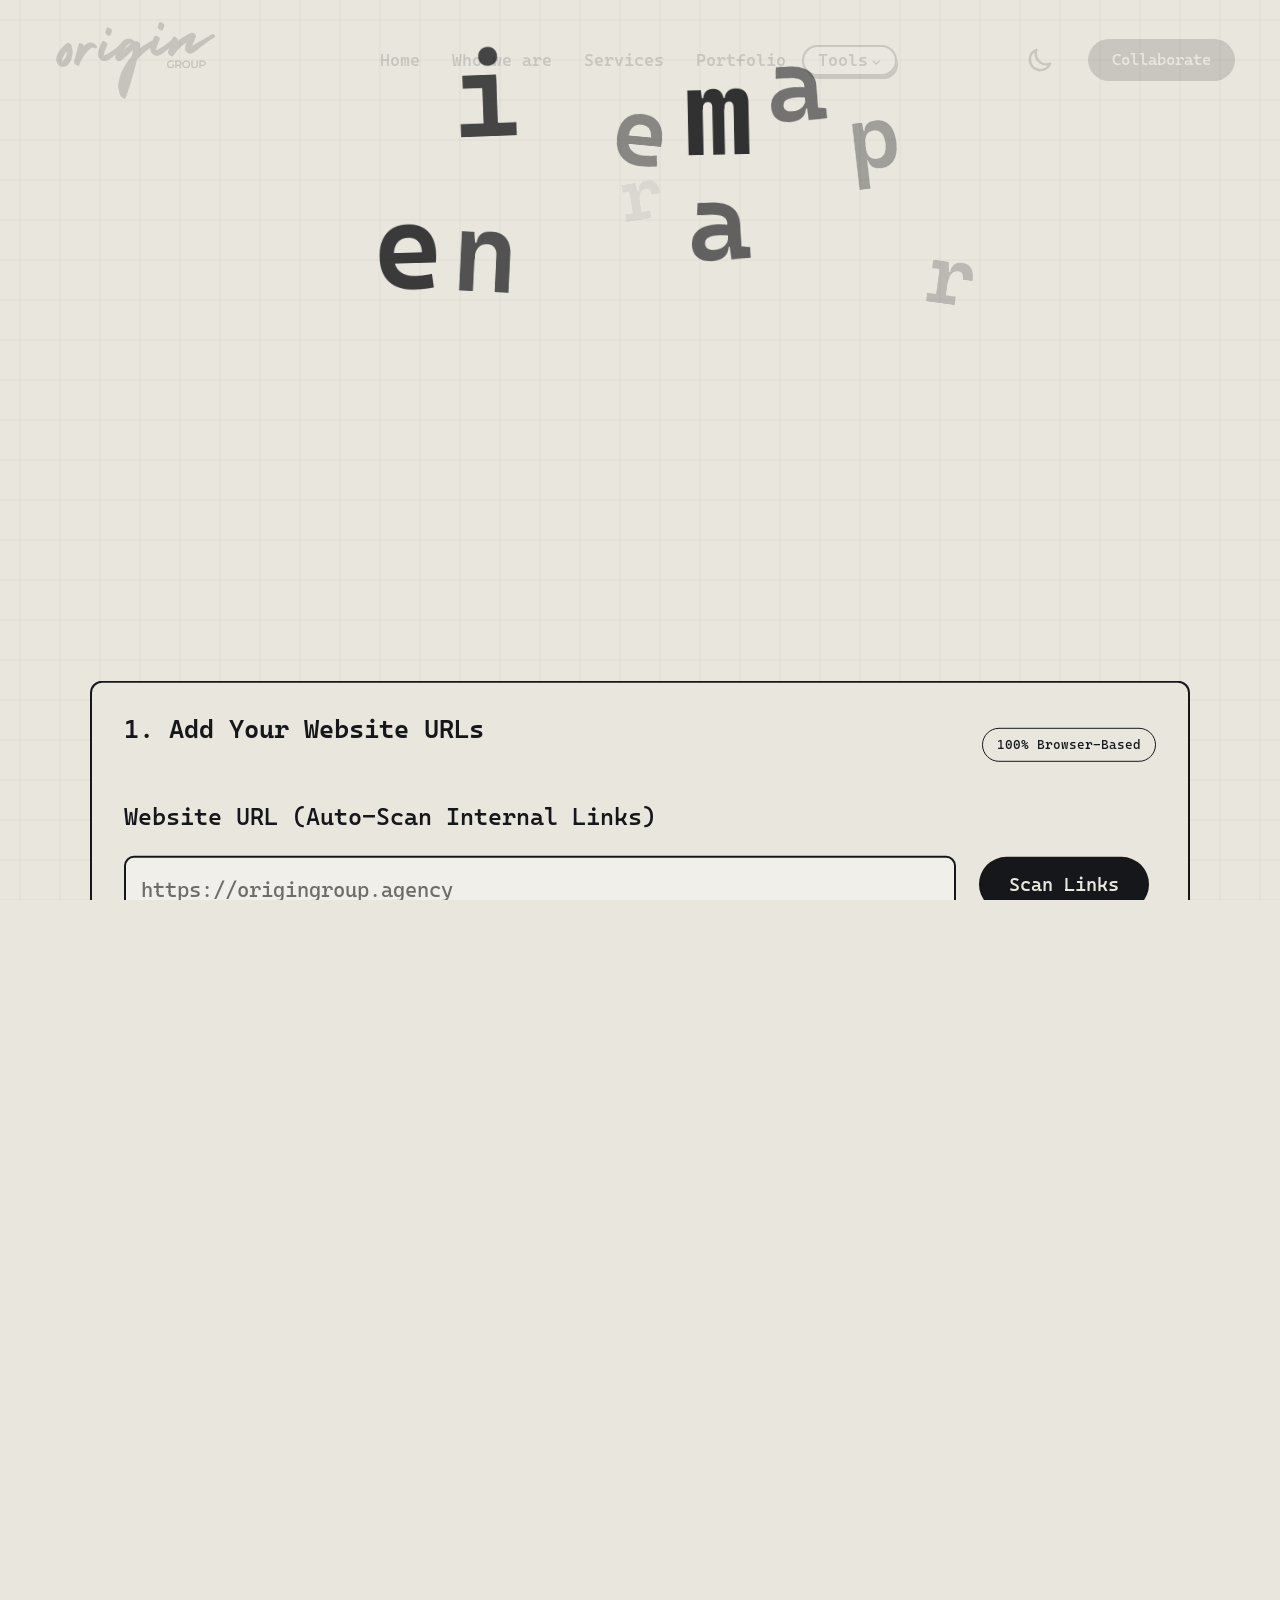
<file: sitemap-generator.html>
<!DOCTYPE html>

<html lang="en">

<head>

	<!-- Title -->
	<title>Free Sitemap Generator | Origin Group</title>

	<!-- Meta -->
	<meta charset="utf-8">
	<meta name="title" content="Free Sitemap Generator | Origin Group">
	<meta name="description" content="Free XML Sitemap Generator by Origin Group. Scan any website or paste URLs to generate, customize, copy, and download a valid sitemap.xml file.">
	<meta name="keywords" content="XML Sitemap Generator, Free SEO Tool, Sitemap Creator, Origin Group Mumbai">

	<!-- Mobile Meta -->
	<meta name="viewport" content="width=device-width, initial-scale=1, shrink-to-fit=no">

	<link rel="shortcut icon" href="/assets/img/ogfav.png" type="image/x-icon">
	<link rel="icon" href="/assets/img/ogfav.png" type="image/x-icon">

	<!-- Google fonts (https://fonts.google.com/) -->
	<link rel="preconnect" href="https://fonts.googleapis.com">
	<link rel="preconnect" href="https://fonts.gstatic.com" crossorigin>
	<link href="https://fonts.googleapis.com/css2?family=Cascadia+Mono:wght@200..700&display=swap" rel="stylesheet">

	<!-- Libs and Plugins CSS -->
	<link rel="stylesheet" href="assets/vendor/fontawesome/css/all.min.css">
	<link rel="stylesheet" href="assets/vendor/fancybox/css/fancybox.css">
	<link rel="stylesheet" href="assets/vendor/swiper/css/swiper-bundle.min.css">

	<!-- Master CSS -->
	<link rel="stylesheet" href="assets/css/helper.css">
	<link rel="stylesheet" href="assets/css/elements.css">
	<link rel="stylesheet" href="assets/css/theme.css">

	<!-- Dark style CSS -->
	<link rel="stylesheet" href="assets/css/theme-dark.css">

	<!-- Scoped Sitemap Generator Styles (respects both Light & Dark theme modes) -->
	<style>
		.og-tool-card {
			border: 2px solid var(--tt-border-color, #16171a);
			border-radius: 12px;
			padding: 32px;
			margin-bottom: 32px;
			background-color: var(--tt-bg-color, transparent);
		}

		.og-tool-header-bar {
			display: flex;
			flex-wrap: wrap;
			justify-content: space-between;
			align-items: center;
			gap: 14px;
			margin-bottom: 24px;
		}

		.og-tool-grid-2 {
			display: grid;
			grid-template-columns: 1fr auto;
			gap: 16px;
			align-items: end;
		}

		.og-tool-grid-3 {
			display: grid;
			grid-template-columns: repeat(3, 1fr);
			gap: 20px;
		}

		.og-tool-actions {
			display: flex;
			flex-wrap: wrap;
			gap: 12px;
			align-items: center;
		}

		.og-badge {
			display: inline-flex;
			align-items: center;
			padding: 6px 14px;
			border-radius: 999px;
			font-size: 13px;
			border: 1px solid var(--tt-border-color, currentColor);
		}

		.og-status {
			font-size: 14px;
			margin-top: 12px;
			min-height: 22px;
			opacity: 0.9;
		}

		.og-status.is-error {
			color: #dc2626;
		}

		body.tt-dark-mode-on .og-status.is-error {
			color: #f87171;
		}

		.og-status.is-success {
			color: #15803d;
		}

		body.tt-dark-mode-on .og-status.is-success {
			color: #4ade80;
		}

		.og-url-table-wrap {
			width: 100%;
			overflow-x: auto;
			-webkit-overflow-scrolling: touch;
			max-height: 380px;
			overflow-y: auto;
			border: 1px solid rgba(133, 133, 133, 0.35);
			border-radius: 8px;
		}

		.og-url-table {
			width: 100%;
			border-collapse: collapse;
			font-size: 14px;
			min-width: 640px;
		}

		.og-url-table th,
		.og-url-table td {
			padding: 12px 14px;
			text-align: left;
			border-bottom: 1px solid rgba(133, 133, 133, 0.2);
			vertical-align: middle;
		}

		.og-url-table th {
			font-weight: 600;
			font-size: 12px;
			text-transform: uppercase;
			letter-spacing: 0.05em;
			opacity: 0.75;
		}

		.og-url-table select,
		.og-url-table input[type="date"] {
			background-color: var(--tt-bg-color, transparent);
			color: var(--tt-text-color, inherit);
			border: 1px solid rgba(133, 133, 133, 0.45);
			border-radius: 6px;
			padding: 6px 8px;
			font-size: 13px;
			width: 100%;
			font-family: inherit;
		}

		.og-url-table option {
			background-color: var(--tt-bg-color, #ffffff);
			color: var(--tt-text-color, #16171a);
		}

		.og-remove-btn {
			background: transparent;
			border: 1px solid rgba(133, 133, 133, 0.45);
			color: inherit;
			width: 32px;
			height: 32px;
			border-radius: 6px;
			cursor: pointer;
			display: inline-flex;
			align-items: center;
			justify-content: center;
			transition: opacity 0.2s ease;
		}

		.og-remove-btn:hover {
			opacity: 0.65;
		}

		.og-xml-output {
			width: 100%;
			min-height: 320px;
			max-height: 480px;
			padding: 20px;
			border-radius: 8px;
			border: 1px solid rgba(133, 133, 133, 0.4);
			background-color: rgba(133, 133, 133, 0.08);
			color: var(--tt-text-color, inherit);
			font-family: 'Cascadia Mono', monospace;
			font-size: 13px;
			line-height: 1.6;
			resize: vertical;
			white-space: pre;
			overflow: auto;
		}

		/* Tablet */
		@media (max-width: 991px) {
			.og-tool-card {
				padding: 24px;
			}
			.og-tool-grid-3 {
				grid-template-columns: repeat(2, 1fr);
			}
		}

		/* Phone */
		@media (max-width: 767px) {
			.og-tool-card {
				padding: 18px;
			}
			.og-tool-grid-3,
			.og-tool-grid-2 {
				grid-template-columns: 1fr;
			}
			.og-tool-grid-2 .tt-btn,
			.og-tool-actions .tt-btn {
				width: 100%;
				text-align: center;
				justify-content: center;
			}
			.og-xml-output {
				font-size: 12px;
				min-height: 260px;
				padding: 14px;
			}
		}
	</style>

</head>


<body id="body" class="tt-transition tt-magic-cursor tt-smooth-scroll"
	style="--tt-bg-pattern: url('../img/bg-pattern.png');">

	<main id="body-inner">

		<!-- Begin page transition (do not remove!!!) -->
		<div id="tt-page-transition">
			<div class="tt-ptr-overlay-top"></div>
			<div class="tt-ptr-overlay-bottom"></div>
			<div class="tt-ptr-preloader">
				<div class="tt-ptr-prel-content">
					<img src="assets/img/logo/OG Logo W.png" class="tt-ptr-prel-image" alt="Logo">
				</div>
			</div>
		</div>
		<!-- End page transition -->

		<!-- Begin magic cursor -->
		<div id="magic-cursor">
			<div id="ball"></div>
		</div>
		<!-- End magic cursor -->


		<div id="tt-content-wrap">

			<header id="tt-header" class="tt-header-alter tt-header-scroll tt-header-filled">
				<div class="tt-header-inner">

					<div class="tt-header-col tt-header-col-left">
						<div class="tt-logo">
							<a href="index.html" class="tt-magnetic-item">
								<img src="assets/img/logo/OG Logo W.png" class="tt-logo-light" alt="Logo">
								<img src="assets/img/logo/OG Logo B.png" class="tt-logo-dark" alt="Logo">
							</a>
						</div>
					</div>

					<div class="tt-header-col tt-header-col-center">
						<nav class="tt-main-menu tt-m-menu-center">
							<div class="tt-main-menu-holder">
								<div class="tt-main-menu-inner">
									<div class="tt-main-menu-content">

										<ul class="tt-main-menu-list">
											<li><a href="/index.html">Home</a></li>
											<li><a href="/who-we-are.html">Who we are</a></li>
											<li><a href="/services.html">Services</a></li>
											<li><a href="/portfolio.html">Portfolio</a></li>
											<li class="tt-submenu-wrap tt-submenu-master active">
												<div class="tt-submenu-trigger">
													<a href="#">Tools</a>
												</div>
												<div class="tt-submenu">
													<ul class="tt-submenu-list">
														<li class="active"><a href="/sitemap-generator.html">Sitemap Generator</a></li>
													</ul>
												</div>
											</li>
										</ul>

									</div>
								</div>
							</div>
						</nav>
					</div>

					<div class="tt-header-col tt-header-col-right">

						<!-- Begin mobile menu toggle button -->
						<div id="tt-m-menu-toggle-btn-wrap">
							<div class="tt-m-menu-toggle-btn-text">
								<span class="tt-m-menu-text-menu">Menu</span>
								<span class="tt-m-menu-text-close">Close</span>
							</div>
							<div class="tt-m-menu-toggle-btn-holder">
								<a href="#" class="tt-m-menu-toggle-btn"><span></span></a>
							</div>
						</div>
						<!-- End mobile menu toggle button -->

						<!-- Begin header button -->
						<a href="/contact.html" class="tt-btn tt-btn-secondary hide-from-xlg tt-magnetic-item">
							<span data-hover="Let's Talk">Collaborate</span>
						</a>
						<!-- End header button -->

						<!-- Begin style switch button -->
						<div class="tt-style-switch">
							<div class="tt-style-switch-inner tt-magnetic-item">
								<div class="tt-stsw-light">
									<svg viewBox="0 0 24 24" fill="none" xmlns="http://www.w3.org/2000/svg">
										<path
											d="M3.32031 11.6835C3.32031 16.6541 7.34975 20.6835 12.3203 20.6835C16.1075 20.6835 19.3483 18.3443 20.6768 15.032C19.6402 15.4486 18.5059 15.6834 17.3203 15.6834C12.3497 15.6834 8.32031 11.654 8.32031 6.68342C8.32031 5.50338 8.55165 4.36259 8.96453 3.32996C5.65605 4.66028 3.32031 7.89912 3.32031 11.6835Z"
											stroke-width="2" stroke-linecap="round" stroke-linejoin="round"></path>
									</svg>
								</div>
								<div class="tt-stsw-dark">
									<svg viewBox="0 0 24 24" fill="none" xmlns="http://www.w3.org/2000/svg">
										<circle cx="12" cy="12" r="5" stroke-width="2"></circle>
										<path d="M12 2V4" stroke-width="2" stroke-linecap="round"></path>
										<path d="M12 20V22" stroke-width="2" stroke-linecap="round"></path>
										<path d="M4 12L2 12" stroke-width="2" stroke-linecap="round"></path>
										<path d="M22 12L20 12" stroke-width="2" stroke-linecap="round"></path>
										<path d="M19.7778 4.22266L17.5558 6.25424" stroke-width="2" stroke-linecap="round"></path>
										<path d="M4.22217 4.22266L6.44418 6.25424" stroke-width="2" stroke-linecap="round"></path>
										<path d="M6.44434 17.5557L4.22211 19.7779" stroke-width="2" stroke-linecap="round"></path>
										<path d="M19.7778 19.7773L17.5558 17.5551" stroke-width="2" stroke-linecap="round"></path>
									</svg>
								</div>
							</div>
						</div>
						<!-- End style switch button -->

					</div>
				</div>
			</header>
			<!-- End header -->

			<div id="page-header"
				class="ph-full ph-full-m ph-center ph-cap-xxxlg ph-image-parallax ph-caption-parallax">

				<div class="page-header-inner">
					<div class="ph-caption">
						<div class="ph-caption-inner">
							<h2 class="ph-caption-subtitle">( Free SEO Tool )</h2>
							<h1 class="ph-caption-title">Sitemap Generator</h1>
							<div class="ph-caption-description max-width-700">
								Scan a website or paste your URLs to generate, customize, copy, and download a valid <strong>sitemap.xml</strong> file right in your browser.
							</div>
						</div>
					</div>
				</div>

				<div class="ph-social">
					<div class="tt-social-buttons">
						<ul>
							<li><a href="https://www.instagram.com/origingroupin/" class="tt-magnetic-item"
									target="_blank" rel="noopener"><i class="fa-brands fa-instagram"></i></a></li>
							<li><a href="https://www.linkedin.com/showcase/origingroupin/" class="tt-magnetic-item"
									target="_blank" rel="noopener"><i class="fa-brands fa-linkedin"></i></a></li>
						</ul>
					</div>
				</div>

				<div class="tt-scroll-down">
					<a href="#tt-page-content" class="tt-sd-inner tt-magnetic-item" data-offset="0">
						<div class="tt-sd-arrow">
							<svg xmlns="http://www.w3.org/2000/svg" viewBox="0 0 24 24">
								<path
									d="M13.025 1l-2.847 2.828 6.176 6.176h-16.354v3.992h16.354l-6.176 6.176 2.847 2.828 10.975-11z">
								</path>
							</svg>
						</div>
					</a>
				</div>

			</div>
			<!-- End page header -->

			<div id="tt-page-content">

				<div class="tt-section padding-top-40 padding-bottom-120">
					<div class="tt-section-inner tt-wrap">

						<!-- Step 1: Add URLs -->
						<div class="og-tool-card tt-form tt-form-lg">
							<div class="og-tool-header-bar">
								<div class="tt-heading tt-heading-sm margin-bottom-0">
									<h2 class="tt-heading-title">1. Add Your Website URLs</h2>
								</div>
								<span class="og-badge">100% Browser-Based</span>
							</div>

							<!-- Auto-Scan -->
							<div class="tt-form-group">
								<label for="scan-url">Website URL (Auto-Scan Internal Links)</label>
								<div class="og-tool-grid-2">
									<input class="tt-form-control" id="scan-url" type="url" placeholder="https://origingroup.agency">
									<button type="button" id="btn-scan-site" class="tt-btn tt-btn-secondary tt-magnetic-item">
										<span data-hover="Scan Links">Scan Links</span>
									</button>
								</div>
								<div id="scan-status" class="og-status" aria-live="polite"></div>
							</div>

							<!-- Bulk Paste -->
							<div class="tt-form-group margin-top-30">
								<label for="bulk-urls">Or Paste URLs / Paths (one per line)</label>
								<textarea class="tt-form-control" id="bulk-urls" rows="5" placeholder="https://example.com/&#10;https://example.com/who-we-are.html&#10;/services.html&#10;/portfolio.html"></textarea>
							</div>

							<!-- Global Defaults -->
							<div class="og-tool-grid-3 margin-top-20">
								<div class="tt-form-group">
									<label for="default-lastmod">Last Modified</label>
									<input class="tt-form-control" id="default-lastmod" type="date">
								</div>

								<div class="tt-form-group">
									<label for="default-changefreq">Change Frequency</label>
									<select class="tt-form-control" id="default-changefreq">
										<option value="weekly" selected>Weekly</option>
										<option value="daily">Daily</option>
										<option value="monthly">Monthly</option>
										<option value="yearly">Yearly</option>
										<option value="always">Always</option>
										<option value="hourly">Hourly</option>
										<option value="never">Never</option>
									</select>
								</div>

								<div class="tt-form-group">
									<label for="default-priority">Default Priority</label>
									<select class="tt-form-control" id="default-priority">
										<option value="1.0">1.0 (Highest)</option>
										<option value="0.8" selected>0.8 (High)</option>
										<option value="0.6">0.6 (Medium)</option>
										<option value="0.5">0.5 (Normal)</option>
										<option value="0.3">0.3 (Low)</option>
									</select>
								</div>
							</div>

							<div class="og-tool-actions margin-top-30">
								<button type="button" id="btn-add-bulk" class="tt-btn tt-btn-secondary tt-magnetic-item">
									<span data-hover="Add to Sitemap">Add to Sitemap</span>
								</button>
								<button type="button" id="btn-clear-all" class="tt-btn tt-btn-outline tt-magnetic-item">
									<span data-hover="Clear All">Clear All</span>
								</button>
							</div>
						</div>

						<!-- Step 2: Review & Customize URLs -->
						<div class="og-tool-card">
							<div class="og-tool-header-bar">
								<div class="tt-heading tt-heading-sm margin-bottom-0">
									<h2 class="tt-heading-title">2. Review &amp; Customize URLs</h2>
								</div>
								<span class="og-badge"><span id="url-count">0</span>&nbsp;URLs</span>
							</div>

							<div class="og-url-table-wrap">
								<table class="og-url-table">
									<thead>
										<tr>
											<th style="width: 46%;">URL</th>
											<th style="width: 19%;">Last Mod</th>
											<th style="width: 16%;">Frequency</th>
											<th style="width: 13%;">Priority</th>
											<th style="width: 6%;"></th>
										</tr>
									</thead>
									<tbody id="url-table-body">
										<tr>
											<td colspan="5" style="text-align: center; opacity: 0.65; padding: 28px;">
												No URLs added yet. Scan a website or paste URLs above.
											</td>
										</tr>
									</tbody>
								</table>
							</div>
						</div>

						<!-- Step 3: Generated XML Output -->
						<div class="og-tool-card">
							<div class="og-tool-header-bar">
								<div class="tt-heading tt-heading-sm margin-bottom-0">
									<h2 class="tt-heading-title">3. Generated sitemap.xml</h2>
								</div>
								<div class="og-tool-actions">
									<button type="button" id="btn-copy-xml" class="tt-btn tt-btn-outline tt-magnetic-item">
										<span data-hover="Copy XML">Copy XML</span>
									</button>
									<button type="button" id="btn-download-xml" class="tt-btn tt-btn-secondary tt-magnetic-item">
										<span data-hover="Download .xml">Download .xml</span>
									</button>
								</div>
							</div>

							<textarea id="xml-output" class="og-xml-output" readonly aria-label="Generated XML Sitemap"></textarea>
							<div id="output-status" class="og-status" aria-live="polite"></div>
						</div>

					</div>
				</div>

			</div>
			<!-- End page content -->


			<!-- Begin tt-footer -->
			<footer id="tt-footer" class="border-top">
				<div class="tt-footer-inner">

					<div class="tt-row">
						<div class="tt-col-xxl-6 tt-col-xl-12">
							<div class="tt-footer-widget">
								<h2>Ready to push<br> beyond limits?</h2>
								<a href="/contact.html" class="tt-btn tt-btn-secondary tt-magnetic-item">
									<span data-hover="Connect">Collaborate</span>
									<span class="tt-btn-icon"><i class="fa-regular fa-envelope"></i></span>
								</a>
							</div>
						</div>

						<div class="tt-col-xxl-2 tt-col-md-4">
							<div class="tt-footer-widget">
								<h3 class="tt-footer-widget-heading">Menu</h3>
								<ul class="tt-footer-widget-list">
									<li><a href="/index.html" class="tt-link">Home</a></li>
									<li><a href="/who-we-are.html" class="tt-link">Who we are</a></li>
									<li><a href="/services.html" class="tt-link">Services</a></li>
									<li><a href="/portfolio.html" class="tt-link">Portfolio</a></li>
								</ul>
							</div>
						</div>

						<div class="tt-col-xxl-2 tt-col-md-4">
							<div class="tt-footer-widget">
								<h3 class="tt-footer-widget-heading">More</h3>
								<ul class="tt-footer-widget-list">
									<li><a href="/sitemap-generator.html" class="tt-link">Sitemap Generator</a></li>
									<li><a href="/contact.html" class="tt-link">Contact</a></li>
									<li><a href="https://qorezen.in/" target="_blank" class="tt-link">Qorezen</a></li>
								</ul>
							</div>
						</div>

						<div class="tt-col-xxl-2 tt-col-md-4">
							<div class="tt-footer-widget">
								<h3 class="tt-footer-widget-heading">Contact</h3>
								<ul class="tt-footer-widget-list">
									<li><a href="mailto:origingroupinq@gmail.com" class="tt-link">origingroupinq@gmail.com</a></li>
									<li><a href="tel:+918779620308" class="tt-link"> +91 87796 20308</a></li>
								</ul>
							</div>
						</div>
					</div>

					<div class="tt-footer-bottom">
						<div class="tt-row tt-sm-row-reverse">
							<div class="tt-col-md-4 tt-align-items-md-end tt-justify-content-md-end">
								<div class="tt-footer-widget">
									<div class="tt-social-buttons tt-sbtn-inline tt-sbtn-filled">
										<ul>
											<li><a href="https://www.instagram.com/origingroupin/" class="tt-magnetic-item" target="_blank" rel="noopener"><i class="fa-brands fa-instagram"></i></a></li>
											<li><a href="https://www.linkedin.com/showcase/origingroupin/" class="tt-magnetic-item" target="_blank" rel="noopener"><i class="fa-brands fa-linkedin"></i></a></li>
										</ul>
									</div>
								</div>
							</div>

							<div class="tt-col-md-4 tt-align-items-md-end tt-justify-content-md-center">
								<div class="tt-footer-widget text-center-to-md">
									Made with <i class="fa-regular fa-heart"></i>
								</div>
							</div>

							<div class="tt-col-md-4 tt-align-items-md-end">
								<div class="tt-footer-widget">
									<div class="tt-footer-copyright">
										©<span class="tt-copyright-year"></span><a href="/index.html" class="tt-link" target="_blank" rel="nofollow noopener">Origin Group</a><br>
										All Rights Reserved
									</div>
								</div>
							</div>
						</div>
					</div>

				</div>
			</footer>
			<!-- End tt-footer -->

		</div>
		<!-- End content wrap -->

		<!-- Begin scroll to top button -->
		<div class="tt-scroll-to-top" data-top-offset="800" data-bottom-offset="200">
			<a href="#" class="tt-stt-inner tt-magnetic-item">
				<div class="tt-stt-arrow">
					<svg xmlns="http://www.w3.org/2000/svg" viewBox="0 0 24 24">
						<path d="M13.025 1l-2.847 2.828 6.176 6.176h-16.354v3.992h16.354l-6.176 6.176 2.847 2.828 10.975-11z"></path>
					</svg>
				</div>
			</a>
		</div>
		<!-- End scroll to top button -->

	</main>

	<!-- Core JS -->
	<script src="assets/vendor/jquery/jquery.min.js"></script>
	<script src="assets/vendor/gsap/gsap.min.js"></script>
	<script src="assets/vendor/gsap/ScrollSmoother.min.js"></script>
	<script src="assets/vendor/gsap/ScrollToPlugin.min.js"></script>
	<script src="assets/vendor/gsap/ScrollTrigger.min.js"></script>
	<script src="assets/vendor/gsap/Flip.min.js"></script>
	<script src="assets/vendor/gsap/SplitText.min.js"></script>
	<script src="assets/vendor/fancybox/js/fancybox.umd.js"></script>
	<script src="assets/vendor/swiper/js/swiper-bundle.min.js"></script>

	<!-- Master JS -->
	<script src="assets/js/elements.js"></script>
	<script src="assets/js/theme.js"></script>

	<!-- Sitemap Generator Logic -->
	<script>
		(function () {
			const scanUrlInput = document.getElementById('scan-url');
			const bulkUrlsInput = document.getElementById('bulk-urls');
			const defaultLastmodInput = document.getElementById('default-lastmod');
			const defaultFreqInput = document.getElementById('default-changefreq');
			const defaultPriorityInput = document.getElementById('default-priority');

			const btnScan = document.getElementById('btn-scan-site');
			const btnAddBulk = document.getElementById('btn-add-bulk');
			const btnClearAll = document.getElementById('btn-clear-all');
			const btnCopy = document.getElementById('btn-copy-xml');
			const btnDownload = document.getElementById('btn-download-xml');

			const scanStatus = document.getElementById('scan-status');
			const outputStatus = document.getElementById('output-status');
			const urlCountEl = document.getElementById('url-count');
			const tableBody = document.getElementById('url-table-body');
			const xmlOutput = document.getElementById('xml-output');

			const today = new Date().toISOString().split('T')[0];
			defaultLastmodInput.value = today;

			let entries = [];

			function setStatus(el, msg, type) {
				el.textContent = msg;
				el.className = 'og-status' + (type ? ' is-' + type : '');
			}

			function escapeXml(str) {
				return String(str)
					.replace(/&/g, '&amp;')
					.replace(/</g, '&lt;')
					.replace(/>/g, '&gt;')
					.replace(/"/g, '&quot;')
					.replace(/'/g, '&apos;');
			}

			function normalizeUrl(raw, baseOrigin) {
				const trimmed = raw.trim();
				if (!trimmed) return null;
				try {
					if (/^https?:\/\//i.test(trimmed)) {
						const u = new URL(trimmed);
						u.hash = '';
						return u.href;
					}
					if (baseOrigin) {
						const u = new URL(trimmed, baseOrigin);
						u.hash = '';
						return u.href;
					}
					const u = new URL('https://' + trimmed);
					u.hash = '';
					return u.href;
				} catch {
					return null;
				}
			}

			function addUrls(urlList, baseOrigin) {
				const existingSet = new Set(entries.map(e => e.loc));
				let added = 0;

				urlList.forEach(raw => {
					const loc = normalizeUrl(raw, baseOrigin);
					if (!loc || existingSet.has(loc)) return;
					existingSet.add(loc);

					let isHome = false;
					try {
						const parsed = new URL(loc);
						isHome = parsed.pathname === '/' || parsed.pathname === '/index.html';
					} catch {}

					entries.push({
						loc,
						lastmod: defaultLastmodInput.value || today,
						changefreq: defaultFreqInput.value,
						priority: isHome ? '1.0' : defaultPriorityInput.value
					});
					added++;
				});

				render();
				return added;
			}

			function generateXml() {
				if (entries.length === 0) {
					return '<?xml version="1.0" encoding="UTF-8"?>\n<urlset xmlns="http://www.sitemaps.org/schemas/sitemap/0.9">\n  <!-- Add URLs above to generate your sitemap -->\n</urlset>';
				}

				const lines = [
					'<?xml version="1.0" encoding="UTF-8"?>',
					'<urlset xmlns="http://www.sitemaps.org/schemas/sitemap/0.9">'
				];

				entries.forEach(item => {
					lines.push('  <url>');
					lines.push('    <loc>' + escapeXml(item.loc) + '</loc>');
					if (item.lastmod) lines.push('    <lastmod>' + escapeXml(item.lastmod) + '</lastmod>');
					if (item.changefreq) lines.push('    <changefreq>' + escapeXml(item.changefreq) + '</changefreq>');
					if (item.priority) lines.push('    <priority>' + escapeXml(item.priority) + '</priority>');
					lines.push('  </url>');
				});

				lines.push('</urlset>');
				return lines.join('\n');
			}

			function render() {
				urlCountEl.textContent = entries.length;
				xmlOutput.value = generateXml();

				if (entries.length === 0) {
					tableBody.innerHTML = '<tr><td colspan="5" style="text-align:center;opacity:0.65;padding:28px;">No URLs added yet. Scan a website or paste URLs above.</td></tr>';
					return;
				}

				const freqOptions = ['always', 'hourly', 'daily', 'weekly', 'monthly', 'yearly', 'never'];
				const prioOptions = ['1.0', '0.9', '0.8', '0.7', '0.6', '0.5', '0.4', '0.3', '0.2', '0.1'];

				tableBody.innerHTML = entries.map((item, idx) => `
					<tr>
						<td style="word-break: break-all;">${escapeXml(item.loc)}</td>
						<td><input type="date" value="${item.lastmod}" data-idx="${idx}" data-field="lastmod"></td>
						<td>
							<select data-idx="${idx}" data-field="changefreq">
								${freqOptions.map(f => `<option value="${f}" ${item.changefreq === f ? 'selected' : ''}>${f}</option>`).join('')}
							</select>
						</td>
						<td>
							<select data-idx="${idx}" data-field="priority">
								${prioOptions.map(p => `<option value="${p}" ${item.priority === p ? 'selected' : ''}>${p}</option>`).join('')}
							</select>
						</td>
						<td>
							<button type="button" class="og-remove-btn" data-remove="${idx}" title="Remove URL" aria-label="Remove URL">
								<i class="fa-solid fa-xmark"></i>
							</button>
						</td>
					</tr>
				`).join('');
			}

			tableBody.addEventListener('change', function (e) {
				const idx = e.target.getAttribute('data-idx');
				const field = e.target.getAttribute('data-field');
				if (idx !== null && field && entries[idx]) {
					entries[idx][field] = e.target.value;
					xmlOutput.value = generateXml();
				}
			});

			tableBody.addEventListener('click', function (e) {
				const btn = e.target.closest('[data-remove]');
				if (!btn) return;
				const idx = parseInt(btn.getAttribute('data-remove'), 10);
				entries.splice(idx, 1);
				render();
			});

			btnAddBulk.addEventListener('click', function () {
				const rawLines = bulkUrlsInput.value.split(/\r?\n/).map(l => l.trim()).filter(Boolean);
				if (rawLines.length === 0) {
					setStatus(scanStatus, 'Please paste at least one URL or path.', 'error');
					return;
				}

				let baseOrigin = '';
				if (scanUrlInput.value.trim()) {
					const normalizedBase = normalizeUrl(scanUrlInput.value.trim());
					if (normalizedBase) baseOrigin = new URL(normalizedBase).origin;
				}

				const added = addUrls(rawLines, baseOrigin);
				setStatus(scanStatus, `Added ${added} new URL(s) to your sitemap.`, 'success');
				bulkUrlsInput.value = '';
			});

			async function fetchHtmlWithFallback(targetUrl) {
				const proxies = [
					'https://api.allorigins.win/raw?url=' + encodeURIComponent(targetUrl),
					'https://corsproxy.io/?' + encodeURIComponent(targetUrl)
				];
				// Try direct same-origin fetch first if scanning current host
				if (new URL(targetUrl).origin === window.location.origin) {
					proxies.unshift(targetUrl);
				}
				for (const endpoint of proxies) {
					try {
						const res = await fetch(endpoint);
						if (res.ok) {
							const text = await res.text();
							if (text && text.includes('<')) return text;
						}
					} catch {}
				}
				throw new Error('Unable to fetch target website.');
			}

			btnScan.addEventListener('click', async function () {
				const targetUrl = normalizeUrl(scanUrlInput.value.trim());
				if (!targetUrl) {
					setStatus(scanStatus, 'Please enter a valid website URL (e.g. https://origingroup.agency).', 'error');
					return;
				}

				const origin = new URL(targetUrl).origin;
				setStatus(scanStatus, 'Scanning homepage for internal links...', '');
				btnScan.disabled = true;

				try {
					const html = await fetchHtmlWithFallback(targetUrl);
					const doc = new DOMParser().parseFromString(html, 'text/html');
					const anchors = Array.from(doc.querySelectorAll('a[href]'));
					const found = [targetUrl];

					anchors.forEach(a => {
						const href = (a.getAttribute('href') || '').trim();
						if (!href || href.startsWith('#') || href.startsWith('mailto:') || href.startsWith('tel:') || href.startsWith('javascript:')) return;
						try {
							const resolved = new URL(href, targetUrl);
							if (resolved.origin === origin) {
								resolved.hash = '';
								found.push(resolved.href);
							}
						} catch {}
					});

					const added = addUrls(found, origin);
					setStatus(scanStatus, `Scan complete — added ${added} internal URL(s) from ${origin}.`, 'success');
				} catch {
					addUrls([targetUrl], origin);
					setStatus(scanStatus, 'Auto-scan was blocked by the target site. Added the homepage—paste any extra URLs below.', 'error');
				} finally {
					btnScan.disabled = false;
				}
			});

			btnClearAll.addEventListener('click', function () {
				entries = [];
				render();
				setStatus(scanStatus, 'Cleared all URLs.', '');
				setStatus(outputStatus, '', '');
			});

			btnCopy.addEventListener('click', async function () {
				if (entries.length === 0) {
					setStatus(outputStatus, 'Add at least one URL before copying.', 'error');
					return;
				}
				try {
					await navigator.clipboard.writeText(xmlOutput.value);
					setStatus(outputStatus, 'sitemap.xml copied to clipboard!', 'success');
				} catch {
					xmlOutput.select();
					document.execCommand('copy');
					setStatus(outputStatus, 'sitemap.xml copied to clipboard!', 'success');
				}
			});

			btnDownload.addEventListener('click', function () {
				if (entries.length === 0) {
					setStatus(outputStatus, 'Add at least one URL before downloading.', 'error');
					return;
				}
				const blob = new Blob([xmlOutput.value], { type: 'application/xml;charset=utf-8' });
				const url = URL.createObjectURL(blob);
				const a = document.createElement('a');
				a.href = url;
				a.download = 'sitemap.xml';
				document.body.appendChild(a);
				a.click();
				document.body.removeChild(a);
				URL.revokeObjectURL(url);
				setStatus(outputStatus, 'Downloaded sitemap.xml!', 'success');
			});

			render();
		})();
	</script>

</body>

</html>
</file>
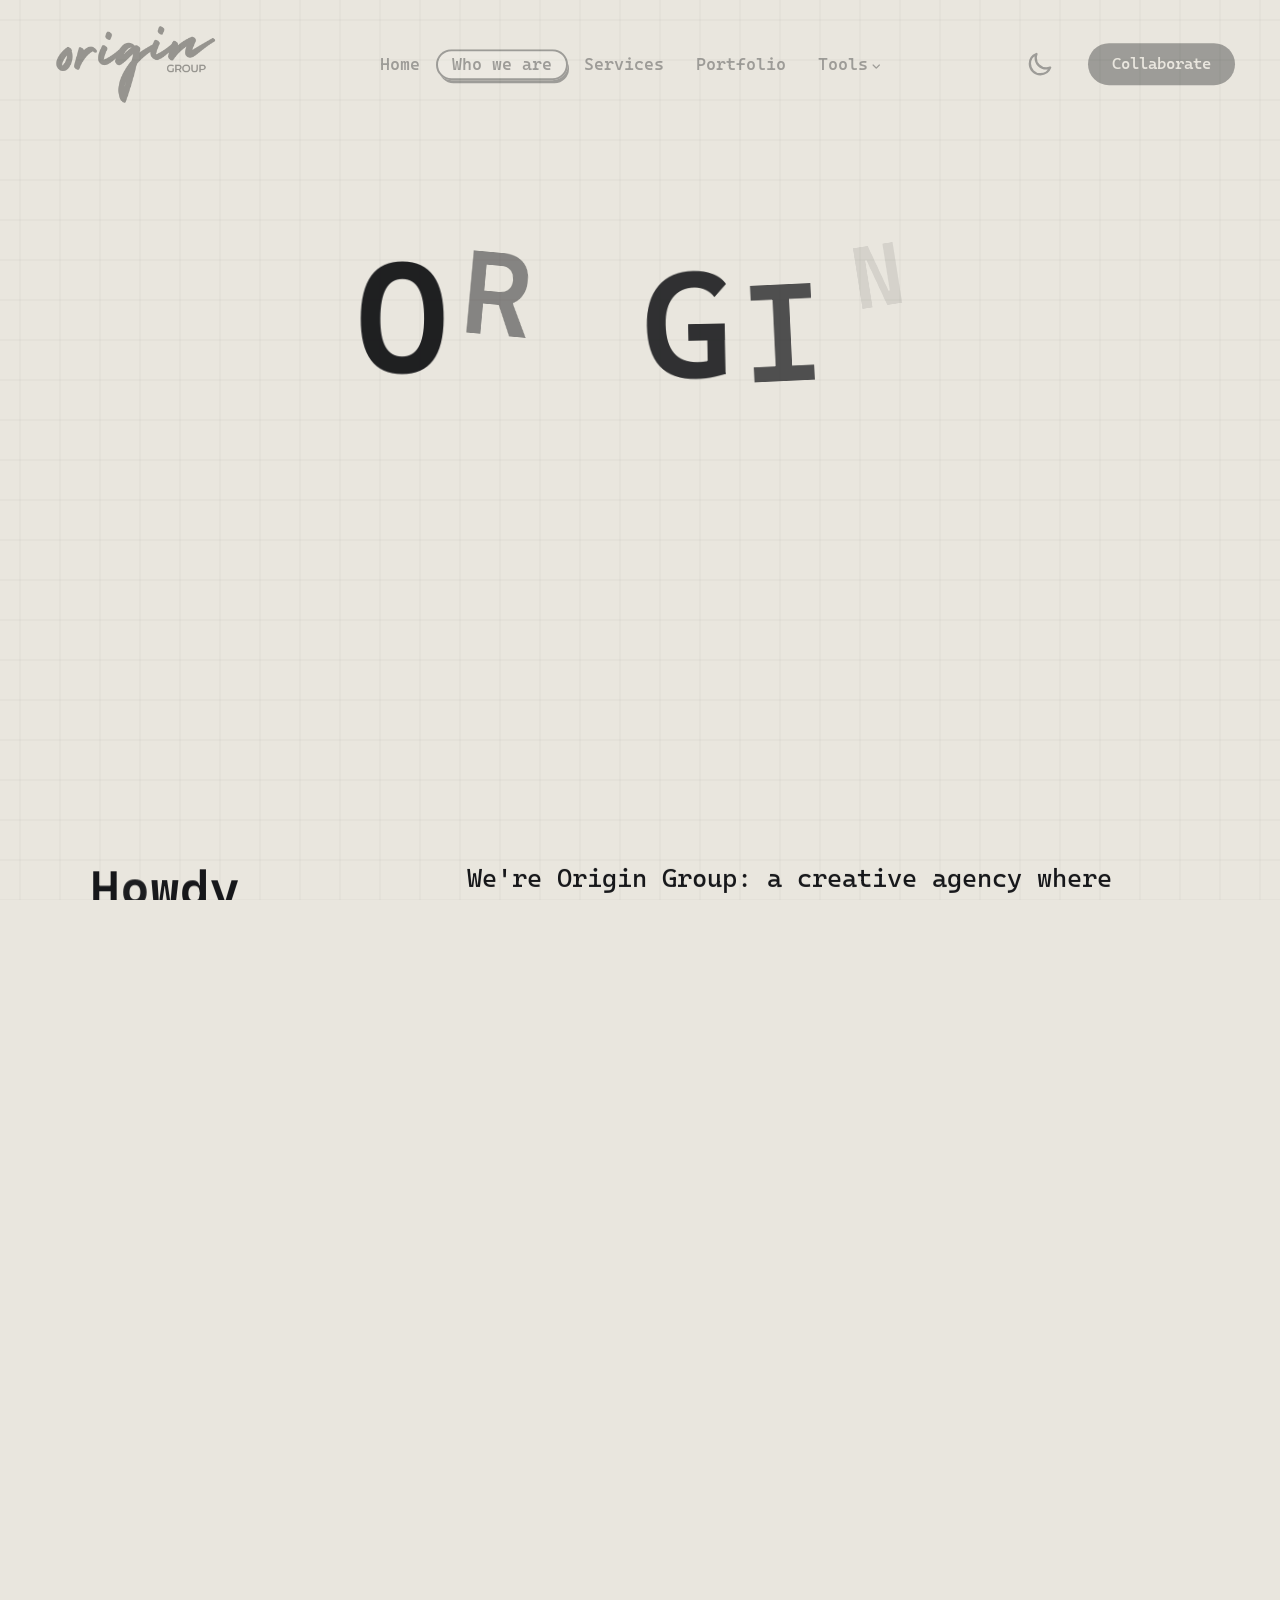
<file: who-we-are.html>
<!DOCTYPE html>

<html lang="en">

<head>

	<!-- Title -->
	<title>Who We Are | Origin Group</title>

	<!-- Meta -->
	<meta charset="utf-8">
	<meta name="title" content="Who We Are | Origin Group">
	<meta name="description" content="Learn more about Origin Group, a creative agency in Mumbai specializing in branding, web design, SEO, digital marketing, and innovative solutions that help businesses grow.">
	<meta name="keywords" content="Creative Agency Mumbai, Branding Agency, UI UX Design Agency, Social Media Marketing Agency, Digital Marketing Agency Mumbai, Website Development Company, Best Creative Agency in Mumbai">

	<!-- Mobile Meta -->
	<meta name="viewport" content="width=device-width, initial-scale=1, shrink-to-fit=no">

	<link rel="shortcut icon" href="/assets/img/ogfav.png" type="image/x-icon">
	<link rel="icon" href="/assets/img/ogfav.png" type="image/x-icon">

	<!-- Google fonts (https://fonts.google.com/) -->
	<link rel="preconnect" href="https://fonts.googleapis.com">
	<link rel="preconnect" href="https://fonts.gstatic.com" crossorigin>
	<link href="https://fonts.googleapis.com/css2?family=Cascadia+Mono:wght@200..700&display=swap" rel="stylesheet">
	<!-- Body font -->

	<!-- Libs and Plugins CSS -->
	<link rel="stylesheet" href="assets/vendor/fontawesome/css/all.min.css">
	<!-- Font Icons CSS (https://fontawesome.com) Free version! -->
	<link rel="stylesheet" href="assets/vendor/fancybox/css/fancybox.css">
	<!-- Fancybox (lightbox) JS (https://fancyapps.com/) -->
	<link rel="stylesheet" href="assets/vendor/swiper/css/swiper-bundle.min.css">
	<!-- Swiper CSS (https://swiperjs.com/) -->

	<!-- Master CSS -->
	<link rel="stylesheet" href="assets/css/helper.css">
	<link rel="stylesheet" href="assets/css/elements.css">
	<link rel="stylesheet" href="assets/css/theme.css">

	<!-- Light style CSS -->
	<link rel="stylesheet" href="assets/css/theme-dark.css">

</head>


<body id="body" class="tt-transition tt-magic-cursor tt-smooth-scroll"
	style="--tt-bg-pattern: url('../img/bg-pattern.png');">

	<main id="body-inner">

		<div id="tt-page-transition">
			<div class="tt-ptr-overlay-top"></div>
			<div class="tt-ptr-overlay-bottom"></div>
			<div class="tt-ptr-preloader">
				<div class="tt-ptr-prel-content">
					<img src="assets/img/logo/OG Logo W.png" class="tt-ptr-prel-image" alt="Logo">
				</div> <!-- /.tt-ptr-prel-content -->
			</div> <!-- /.tt-ptr-preloader -->
		</div>
		<!-- End page transition -->

		<!-- Begin magic cursor 
			======================== -->
		<div id="magic-cursor">
			<div id="ball"></div>
		</div>
		<!-- End magic cursor -->

		<div id="tt-content-wrap">

			<header id="tt-header" class="tt-header-alter tt-header-scroll tt-header-filled">
				<div class="tt-header-inner">

					<div class="tt-header-col tt-header-col-left">

						<div class="tt-logo">
							<a href="index.html" class="tt-magnetic-item">
								<img src="assets/img/logo/OG Logo W.png" class="tt-logo-light" alt="Logo">
								<img src="assets/img/logo/OG Logo B.png" class="tt-logo-dark" alt="Logo">
							</a>
						</div>

					</div>

					<div class="tt-header-col tt-header-col-center">

						<nav class="tt-main-menu tt-m-menu-center">
							<div class="tt-main-menu-holder">
								<div class="tt-main-menu-inner">
									<div class="tt-main-menu-content">

										<ul class="tt-main-menu-list">

											<li><a href="/index.html">Home</a></li>
											<li class="active"><a href="/who-we-are.html">Who we are</a></li>
											<li><a href="/services.html">Services</a></li>
											<li><a href="/portfolio.html">Portfolio</a></li>


										
											<li class="tt-submenu-wrap tt-submenu-master">
												<div class="tt-submenu-trigger">
													<a href="#">Tools</a>
												</div>
												<div class="tt-submenu">
													<ul class="tt-submenu-list">
														<li><a href="/sitemap-generator.html">Sitemap Generator</a></li>
													</ul>
												</div>
											</li>
										</ul>

									</div>
								</div>
							</div>

						</nav>

					</div>

					<div class="tt-header-col tt-header-col-right">

						<!-- Begin mobile menu toggle button (for "tt-main-menu") -->
						<div id="tt-m-menu-toggle-btn-wrap">
							<div class="tt-m-menu-toggle-btn-text">
								<span class="tt-m-menu-text-menu">Menu</span>
								<span class="tt-m-menu-text-close">Close</span>
							</div>
							<div class="tt-m-menu-toggle-btn-holder">
								<a href="#" class="tt-m-menu-toggle-btn"><span></span></a>
							</div>
						</div>
						<!-- End mobile menu toggle button -->

						<!-- Begin header button (hidden on small screens!) -->
						<a href="/contact.html" class="tt-btn tt-btn-secondary hide-from-xlg tt-magnetic-item">
							<span data-hover="Let's Talk">Collaborate</span>
						</a>
						<!-- End header button -->

						<!-- Begin style switch button -->
						<div class="tt-style-switch">
							<div class="tt-style-switch-inner tt-magnetic-item">
								<div class="tt-stsw-light">
									<svg viewBox="0 0 24 24" fill="none" xmlns="http://www.w3.org/2000/svg">
										<path
											d="M3.32031 11.6835C3.32031 16.6541 7.34975 20.6835 12.3203 20.6835C16.1075 20.6835 19.3483 18.3443 20.6768 15.032C19.6402 15.4486 18.5059 15.6834 17.3203 15.6834C12.3497 15.6834 8.32031 11.654 8.32031 6.68342C8.32031 5.50338 8.55165 4.36259 8.96453 3.32996C5.65605 4.66028 3.32031 7.89912 3.32031 11.6835Z"
											stroke-width="2" stroke-linecap="round" stroke-linejoin="round"></path>
									</svg>
								</div>
								<div class="tt-stsw-dark">
									<svg viewBox="0 0 24 24" fill="none" xmlns="http://www.w3.org/2000/svg">
										<circle cx="12" cy="12" r="5" stroke-width="2"></circle>
										<path d="M12 2V4" stroke-width="2" stroke-linecap="round"></path>
										<path d="M12 20V22" stroke-width="2" stroke-linecap="round"></path>
										<path d="M4 12L2 12" stroke-width="2" stroke-linecap="round"></path>
										<path d="M22 12L20 12" stroke-width="2" stroke-linecap="round"></path>
										<path d="M19.7778 4.22266L17.5558 6.25424" stroke-width="2"
											stroke-linecap="round"></path>
										<path d="M4.22217 4.22266L6.44418 6.25424" stroke-width="2"
											stroke-linecap="round"></path>
										<path d="M6.44434 17.5557L4.22211 19.7779" stroke-width="2"
											stroke-linecap="round"></path>
										<path d="M19.7778 19.7773L17.5558 17.5551" stroke-width="2"
											stroke-linecap="round"></path>
									</svg>
								</div>
							</div>
						</div>
						<!-- End style switch button -->

					</div> <!-- /.header-col -->
				</div> <!-- /.header-inner -->
			</header>
			<!-- End header -->


			<div id="page-header"
				class="ph-full ph-full-m ph-center ph-cap-xxxxlg ph-image-parallax ph-caption-parallax">

				<div class="page-header-inner">

					<div class="ph-caption">
						<div class="ph-caption-inner">
							<h2 class="ph-caption-subtitle">( About Us )</h2>
							<h1 class="ph-caption-title">ORIGIN</h1>
							<div class="ph-caption-description max-width-800">
								Great ideas deserve great execution. That's exactly what we deliver, every single time.
							</div>
						</div> <!-- /.ph-caption-inner -->
					</div> <!-- /.ph-caption -->

				</div>
				<!-- End page header inner -->

				<div class="ph-social">

					<div class="tt-social-buttons">
						<ul>
							<li><a href="https://www.instagram.com/origingroupin/" class="tt-magnetic-item"
									target="_blank" rel="noopener"><i class="fa-brands fa-instagram"></i></a></li>
							<li><a href="https://www.linkedin.com/showcase/origingroupin/" class="tt-magnetic-item"
									target="_blank" rel="noopener"><i class="fa-brands fa-linkedin"></i></a></li>
						</ul>
					</div>
					<!-- End page header social buttons -->

				</div>
				<!-- End social buttons -->

				<!-- Begin scroll down button 
					============================== -->
				<div class="tt-scroll-down">
					<!-- Change "data-offset" to set scroll top offset if needed -->
					<a href="#tt-page-content" class="tt-sd-inner tt-magnetic-item" data-offset="0">
						<div class="tt-sd-arrow">
							<svg xmlns="http://www.w3.org/2000/svg" viewBox="0 0 24 24">
								<path
									d="M13.025 1l-2.847 2.828 6.176 6.176h-16.354v3.992h16.354l-6.176 6.176 2.847 2.828 10.975-11z">
								</path>
							</svg>
						</div>
					</a>
				</div>
				<!-- End scroll down button -->

			</div>
			<!-- End page header -->

			<div id="tt-page-content">

				<div class="tt-section">
					<div class="tt-section-inner tt-wrap">

						<div class="tt-row">
							<div class="tt-col-xl-4">
								<div class="tt-heading tt-heading-lg">
									<!-- <h3 class="tt-heading-subtitle tt-anim-lines">Subtitle</h3> -->
									<h2 class="tt-heading-title tt-anim-characters">Howdy,<br> You All!</h2>
									<!-- You can use <br> to break a text line if needed -->
								</div>
								<!-- End tt-Heading -->

							</div> <!-- /.tt-col -->

							<div class="tt-col-xl-8">

								<div class="text-xlg">
									<p class="tt-anim-lines">We're Origin Group: a creative agency where strategy,
										design, and technology come together to build brands that people remember. We
										believe great design isn't just about looking good; it's about creating
										experiences that connect, inspire, and drive real growth.</p>
								</div>

							</div> <!-- /.tt-col -->
						</div><!-- /.tt-row -->

					</div> <!-- /.tt-section-inner -->
				</div>
				<!-- End tt-section -->

				<div class="tt-section no-padding-top">
					<div class="tt-section-inner">

						<div class="tt-moving-images tt-moi-boxed tt-moi-tilted-1 tt-moi-bottom">
							<div class="tt-moi-list">

								<div class="tt-moi-item">
									<div class="tt-moi-item-inner">
										<img src="assets/img/misc/studio-1.jpg" loading="lazy" alt="Image">
									</div> <!-- /.tt-moi-item-inner -->
								</div> <!-- /.tt-moi-item -->

								<div class="tt-moi-item">
									<div class="tt-moi-item-inner">
										<img src="assets/img/misc/studio-2.jpg" loading="lazy" alt="Image">
									</div> <!-- /.tt-moi-item-inner -->
								</div> <!-- /.tt-moi-item -->

								<div class="tt-moi-item">
									<div class="tt-moi-item-inner">
										<img src="assets/img/misc/studio-3.jpg" loading="lazy" alt="Image">
									</div> <!-- /.tt-moi-item-inner -->
								</div> <!-- /.tt-moi-item -->

								<div class="tt-moi-item">
									<div class="tt-moi-item-inner">
										<img src="assets/img/misc/studio-4.jpg" loading="lazy" alt="Image">
									</div> <!-- /.tt-moi-item-inner -->
								</div> <!-- /.tt-moi-item -->

							</div> <!-- /.tt-moi-list -->
						</div>
						<!-- End moving images on scroll -->

						<div class="tt-moving-images tt-moi-boxed tt-moi-tilted-2 tt-moi-top">
							<div class="tt-moi-list">

								<div class="tt-moi-item">
									<div class="tt-moi-item-inner">
										<img src="assets/img/misc/studio-5.jpg" loading="lazy" alt="Image">
									</div> <!-- /.tt-moi-item-inner -->
								</div> <!-- /.tt-moi-item -->

								<div class="tt-moi-item">
									<div class="tt-moi-item-inner">
										<img src="assets/img/misc/studio-6.jpg" loading="lazy" alt="Image">
									</div> <!-- /.tt-moi-item-inner -->
								</div> <!-- /.tt-moi-item -->

								<div class="tt-moi-item">
									<div class="tt-moi-item-inner">
										<img src="assets/img/misc/studio-7.jpg" loading="lazy" alt="Image">
									</div> <!-- /.tt-moi-item-inner -->
								</div> <!-- /.tt-moi-item -->

								<div class="tt-moi-item">
									<div class="tt-moi-item-inner">
										<img src="assets/img/misc/studio-8.jpg" loading="lazy" alt="Image">
									</div> <!-- /.tt-moi-item-inner -->
								</div> <!-- /.tt-moi-item -->

							</div> <!-- /.tt-moi-list -->
						</div>
						<!-- End moving images on scroll -->

					</div> <!-- /.tt-section-inner -->
				</div>
				<!-- End tt-section -->

				<div class="tt-section no-padding">
					<div class="tt-section-inner">

						<!-- Begin crossed scrolling text 
							================================== -->
						<div class="tt-scrolling-text-crossed">
							<div class="tt-scrolling-text-crossed-inner">

								<div class="tt-scrolling-text tt-scrt-boxed scrt-dyn-separator scrt-color-reverse"
									data-scroll-speed="7" data-change-direction="true" data-opposite-direction="true">
									<div class="tt-scrt-inner">
										<div class="tt-scrt-content">

											<div class="tt-scrt-text">
												Highly motivated
												<!-- <span class="tt-scrt-separator">
														<svg xmlns="http://www.w3.org/2000/svg" viewBox="0 0 24 24">
															<path d="M13.025 1l-2.847 2.828 6.176 6.176h-16.354v3.992h16.354l-6.176 6.176 2.847 2.828 10.975-11z"></path>
														</svg>
													</span> -->
											</div> <!-- /.tt-scrt-text -->

										</div> <!-- /.tt-scrt-content -->
									</div> <!-- /.tt-scrt-inner -->
								</div> <!-- /.tt-scrolling-text -->
								<div class="tt-scrolling-text tt-scrt-boxed scrt-dyn-separator" data-scroll-speed="7"
									data-change-direction="true">
									<div class="tt-scrt-inner">
										<div class="tt-scrt-content">

											<div class="tt-scrt-text">
												Bold Thinkers
												<!-- <span class="tt-scrt-separator">
														<svg xmlns="http://www.w3.org/2000/svg" viewBox="0 0 24 24">
															<path d="M13.025 1l-2.847 2.828 6.176 6.176h-16.354v3.992h16.354l-6.176 6.176 2.847 2.828 10.975-11z"></path>
														</svg>
													</span> -->
											</div> <!-- /.tt-scrt-text -->

										</div> <!-- /.tt-scrt-content -->
									</div> <!-- /.tt-scrt-inner -->
								</div> <!-- /.tt-scrolling-text -->

							</div> <!-- /.tt-scrolling-text-crossed-inner -->
						</div>
						<!-- End crossed scrolling text -->

					</div> <!-- /.tt-section-inner -->
				</div>
				<!-- End tt-section -->


			</div>
			<!-- End page content -->


			<!-- ======================
				///// Begin tt-footer /////
				=========================== -->
			<footer id="tt-footer" class="border-top">
				<div class="tt-footer-inner">

					<div class="tt-row">
						<div class="tt-col-xxl-6 tt-col-xl-12">
							<div class="tt-footer-widget">
								<h2>Ready to push<br> beyond limits?</h2>
								<a href="/contact.html" class="tt-btn tt-btn-secondary tt-magnetic-item">
									<span data-hover="Connect">Collaborate</span>
									<span class="tt-btn-icon"><i class="fa-regular fa-envelope"></i></span>
								</a>
							</div> <!-- /.tt-footer-widget -->
						</div> <!-- /.tt-col -->

						<div class="tt-col-xxl-2 tt-col-md-4">
							<div class="tt-footer-widget">
								<h3 class="tt-footer-widget-heading">Menu</h3>
								<ul class="tt-footer-widget-list">
									<li><a href="/index.html" class="tt-link">Home</a></li>
									<li><a href="/who-we-are.html" class="tt-link">Who we are</a></li>
									<li><a href="/services.html" class="tt-link">Services</a></li>
									<li><a href="/portfolio.html" class="tt-link">Portfolio</a></li>
								</ul> <!-- /.tt-footer-widget-list -->
							</div> <!-- /.tt-footer-widget -->
						</div> <!-- /.tt-col -->

						<div class="tt-col-xxl-2 tt-col-md-4">
							<div class="tt-footer-widget">
								<h3 class="tt-footer-widget-heading">More</h3>
								<ul class="tt-footer-widget-list">
									<li><a href="/sitemap-generator.html" class="tt-link">Sitemap Generator</a></li>
									<li><a href="/contact.html" class="tt-link">Contact</a></li>
									<li><a href="https://qorezen.in/" target="_blank" class="tt-link">Qorezen</a></li>
								</ul> <!-- /.tt-footer-widget-list -->
							</div> <!-- /.tt-footer-widget -->
						</div> <!-- /.tt-col -->

						<div class="tt-col-xxl-2 tt-col-md-4">
							<div class="tt-footer-widget">
								<h3 class="tt-footer-widget-heading">Contact</h3>
								<ul class="tt-footer-widget-list">
									<li><a href="mailto:origingroupinq@gmail.com"
											class="tt-link">origingroupinq@gmail.com</a></li>
									<li><a href="tel:+918779620308" class="tt-link"> +91 87796 20308</a></li>
								</ul> <!-- /.tt-footer-widget-list -->
							</div> <!-- /.tt-footer-widget -->
						</div> <!-- /.tt-col -->
					</div> <!-- /.tt-row -->

					<div class="tt-footer-bottom">
						<div class="tt-row tt-sm-row-reverse">
							<div class="tt-col-md-4 tt-align-items-md-end tt-justify-content-md-end">
								<div class="tt-footer-widget">

									<!-- Begin social buttons 
										========================== 
										* Use class "tt-sbtn-inline" to enable inline layout.
										* Use class "tt-sbtn-bordered" to enable bordered style.
										* Use class "tt-sbtn-filled" to enable filled style.
										-->
									<div class="tt-social-buttons tt-sbtn-inline tt-sbtn-filled">
										<ul>
											<li><a href="https://www.instagram.com/origingroupin/"
													class="tt-magnetic-item" target="_blank" rel="noopener"><i
														class="fa-brands fa-instagram"></i></a></li>
											<li><a href="https://www.linkedin.com/showcase/origingroupin/"
													class="tt-magnetic-item" target="_blank" rel="noopener"><i
														class="fa-brands fa-linkedin"></i></a></li>
										</ul>
									</div>
									<!-- End social buttons -->

								</div> <!-- /.tt-footer-widget -->
							</div> <!-- /.tt-col -->

							<div class="tt-col-md-4 tt-align-items-md-end tt-justify-content-md-center">
								<div class="tt-footer-widget text-center-to-md">
									Made with <i class="fa-regular fa-heart"></i>
								</div> <!-- /.tt-footer-widget -->
							</div> <!-- /.tt-col -->

							<div class="tt-col-md-4 tt-align-items-md-end">
								<div class="tt-footer-widget">
									<div class="tt-footer-copyright">
										©<span class="tt-copyright-year"></span><a href="/index.html" class="tt-link"
											target="_blank" rel="nofollow noopener">Origin Group</a><br>
										All Rights Reserved
									</div> <!-- /.tt-footer-copyright -->
								</div> <!-- /.tt-footer-widget -->
							</div> <!-- /.tt-col -->
						</div> <!-- /.tt-row -->
					</div> <!-- /.tt-footer-bottom -->

				</div> <!-- /.tt-section-inner -->
			</footer>
			<!-- End tt-footer -->


		</div>
		<!-- End content wrap -->


		<!-- Begin scroll to top button
			================================ 
			* Available data attributes:
					data-top-offset="800".............(show/hide button from top scroll in px)
					data-bottom-offset="200".........(show/hide button from bottom scroll in px)
			-->
		<div class="tt-scroll-to-top" data-top-offset="800" data-bottom-offset="200">
			<a href="#" class="tt-stt-inner tt-magnetic-item">
				<div class="tt-stt-arrow">
					<svg xmlns="http://www.w3.org/2000/svg" viewBox="0 0 24 24">
						<path
							d="M13.025 1l-2.847 2.828 6.176 6.176h-16.354v3.992h16.354l-6.176 6.176 2.847 2.828 10.975-11z">
						</path>
					</svg>
				</div>
			</a>
		</div>
		<!-- End scroll to top button -->


	</main>
	<!-- End body inner -->




	<!-- ====================
		///// Scripts below /////
		===================== -->

	<!-- Core JS -->
	<script src="assets/vendor/jquery/jquery.min.js"></script> <!-- jquery JS (https://jquery.com) -->

	<!-- Libs and Plugins JS -->
	<script src="assets/vendor/gsap/gsap.min.js"></script> <!-- GSAP JS (https://gsap.com/) -->
	<script src="assets/vendor/gsap/ScrollSmoother.min.js"></script>
	<!-- GSAP ScrollSmoother JS (https://gsap.com/docs/v3/Plugins/ScrollSmoother/) -->
	<script src="assets/vendor/gsap/ScrollToPlugin.min.js"></script>
	<!-- GSAP ScrollToPlugin JS (https://gsap.com/docs/v3/Plugins/ScrollToPlugin/) -->
	<script src="assets/vendor/gsap/ScrollTrigger.min.js"></script>
	<!-- GSAP ScrollTrigger JS (https://gsap.com/docs/v3/Plugins/ScrollTrigger/) -->
	<script src="assets/vendor/gsap/Flip.min.js"></script>
	<!-- GSAP Flip JS (https://gsap.com/docs/v3/Plugins/Flip/) -->
	<script src="assets/vendor/gsap/SplitText.min.js"></script>
	<!-- GSAP SplitText JS (https://gsap.com/docs/v3/Plugins/SplitText/) -->
	<script src="assets/vendor/fancybox/js/fancybox.umd.js"></script>
	<!-- Fancybox (lightbox) JS (https://fancyapps.com/) -->
	<script src="assets/vendor/swiper/js/swiper-bundle.min.js"></script> <!-- Swiper JS (https://swiperjs.com/) -->

	<!-- Master JS -->
	<script src="assets/js/elements.js"></script>
	<script src="assets/js/theme.js"></script>



</body>

</html>
</file>
<file: assets/css/helper.css>
/* ---------------------------------------------------------------------------------------
*
* Helper CSS
* 
* Template:		Hektor - Creative Agency and Portfolio HTML Website Template
* Author:		Themetorium
* URL:			https://themetorium.net/
*
* You are free to use these extra prepared helper classes to customize your web site.
*
--------------------------------------------------------------------------------------- */


/* Table of Content
====================
*
* Various classes
* Hiding classes
* Background image classes
* Font/text classes
* Width classes
* Height classes
* Center align classes
* Text color classes
* Link style classes
* Link color classes
* Background color classes
* Rounded classes
* Borders classes
* Paddings classes
* Margin classes
* Grid system (similar logic to the Bootstrap framework).
*
*/



/* ------------------------------------------------------------- *
 * Various classes
/* ------------------------------------------------------------- */

/* clear */
.clear { clear: both !important; display: block !important; }
.clear::after {
	content: "";
	display: table;
	clear: both;
}

/* display */
.display-none { display: none !important; }
.block, .display-block { display: block !important; }
.inline-block, .display-inline-block { display: inline-block !important; }
.display-flex { display: flex !important; display: -ms-flexbox !important; }

/* position */
.position-unset { position: unset !important; }
.position-relative { position: relative !important; }
.position-absolute { position: absolute !important; }
.position-fixed { position: fixed !important; }
.position-static { position: static !important; }

/* overflow */
.overflow-visible { overflow: visible !important; }

.overflow-hidden { overflow: hidden !important; }
.overflow-y-hidden { overflow-y: hidden !important; }
.overflow-x-hidden { overflow-x: hidden !important; }

.overflow-auto { overflow: auto !important; }
.overflow-y-auto { overflow-y: auto !important; }
.overflow-x-auto { overflow-x: auto !important; }

.overflow-scroll { overflow: scroll !important; }
.overflow-y-scroll { overflow-y: scroll !important; }
.overflow-x-scroll { overflow-x: scroll !important; }

/* z-index */
.z-index-1 { z-index: 1 !important; }
.z-index-2 { z-index: 2 !important; }
.z-index-3 { z-index: 3 !important; }
.z-index-4 { z-index: 4 !important; }
.z-index-5 { z-index: 5 !important; }
.z-index-6 { z-index: 6 !important; }
.z-index-7 { z-index: 7 !important; }
.z-index-8 { z-index: 8 !important; }
.z-index-9 { z-index: 9 !important; }
.z-index-full { z-index: 99999 !important; }

/* grayscale (make elements black & white) */
.tt-grayscale {
	filter: grayscale(1) !important;
}


/* ----------------------------------------------------------------------------------- *
 * Cover classes (used as image overlay)
 * Note: parent element must contain "position: relative;" or "position: absolute;"
/* ----------------------------------------------------------------------------------- */

/* Cover 
========= */
.tt-cover:before {
	position: absolute;
	display: block;
	content: "";
	top: 0;
	left: 0;
	right: 0;
	bottom: 0;
	width: 100%;
	height: 100%;
	z-index: 99999;
}


/* Cover opasity
================= */
[class*="cover-opacity-"]::before {
	position: absolute;
	display: block;
	content: "";
	top: 0;
	left: 0;
	bottom: 0;
	right: 0;
	background-color: #040404;
	z-index: 1;
	opacity: 0;
}

.cover-opacity-0::before { opacity: 0; }
.cover-opacity-0-5::before { opacity: .05; }
.cover-opacity-1::before { opacity: .1; }
.cover-opacity-1-5::before { opacity: .15; }
.cover-opacity-2::before { opacity: .2; }
.cover-opacity-2-5::before { opacity: .25; }
.cover-opacity-3::before { opacity: .3; }
.cover-opacity-3-5::before { opacity: .35; }
.cover-opacity-4::before { opacity: .4; }
.cover-opacity-4-5::before { opacity: .45; }
.cover-opacity-5::before { opacity: .5; }
.cover-opacity-5-5::before { opacity: .55; }
.cover-opacity-6::before { opacity: .6; }
.cover-opacity-6-5::before { opacity: .65; }
.cover-opacity-7::before { opacity: .7; }
.cover-opacity-7-5::before { opacity: .75; }
.cover-opacity-8::before { opacity: .8; }
.cover-opacity-8-5::before { opacity: .85; }
.cover-opacity-9::before { opacity: .9; }
.cover-opacity-9-5::before { opacity: .95; }


/* ------------------------------------------------------------- *
 * Hiding classes
/* ------------------------------------------------------------- */

.hide { display: none !important; }

/* Hiding via media query breakpoints */
@media (max-width: 1399px) {
	.hide-from-xxlg { display: none !important; }
}
@media (max-width: 1024px) {
	.hide-from-xlg { display: none !important; }
}
@media (max-width: 991px) {
	.hide-from-lg { display: none !important; }
}
@media (max-width: 767px) {
	.hide-from-md { display: none !important; }
}
@media (max-width: 575px) {
	.hide-from-sm { display: none !important; }
}
@media (max-width: 480px) {
	.hide-from-xs { display: none !important; }
}

@media (min-width: 1400px) {
	.hide-to-xxlg { display: none !important; }
}
@media (min-width: 1025px) {
	.hide-to-xlg { display: none !important; }
}
@media (min-width: 992px) {
	.hide-to-lg { display: none !important; }
}
@media (min-width: 768px) {
	.hide-to-md { display: none !important; }
}
@media (min-width: 576px) {
	.hide-to-sm { display: none !important; }
}
@media (min-width: 481px) {
	.hide-to-xs { display: none !important; }
}

/* Hiding from mobile device */
body.is-mobile .hide-from-mobile { display: none !important; }

/* Hiding if not mobile device */
body:not(.is-mobile) .hide-to-mobile { display: none !important; }


/* ------------------------------------------------------------- *
 * Background image classes
/* ------------------------------------------------------------- */

.no-bg-image { background: none !important; }

.bg-image {
	background-repeat: no-repeat;
	background-position: 50% 50%;
	-webkit-background-size: cover;
	background-size: cover;
}
.bg-image-fixed {
	background-attachment: fixed;
	background-position: 50% 50%;
	-webkit-background-size: cover;
	background-size: cover;
	transform: none !important; /* transform not work well with background-attachment: fixed; */
}
.bg-image-pattern {
	background-repeat: repeat !important;
	-webkit-background-size: inherit !important;
	background-size: inherit !important;
}


/* ------------------------------------------------------------- *
 * Font/text classes
/* ------------------------------------------------------------- */

/* font styles */
.font-italic, .italic { font-style: italic !important; }

/* font weight */
.font-normal { font-weight: normal !important; font-style: normal !important; }
.font-bold, .font-strong, .bold { font-weight: bold !important; }

.font-100 { font-weight: 100 !important; }
.font-200 { font-weight: 200 !important; }
.font-300 { font-weight: 300 !important; }
.font-400 { font-weight: 400 !important; }
.font-500 { font-weight: 500 !important; }
.font-600 { font-weight: 600 !important; }
.font-700 { font-weight: 700 !important; }
.font-800 { font-weight: 800 !important; }
.font-900 { font-weight: 900 !important; }

/* text sizes */
.text-lg {
	font-size: clamp(20px, 2vw, 24px) !important;
}
.text-lg p,
p.text-lg {
	margin-bottom: 30px !important;
}

.text-xlg {
	font-size: clamp(22px, 2vw, 32px) !important;
}
.text-xlg p,
p.text-xlg {
	margin-bottom: 3.5% !important;
}

.text-xxlg {
	font-size: clamp(28px, 3vw, 48px) !important;
	line-height: 1.2;
}
.text-xxlg p,
p.text-xxlg {
	margin-bottom: 3.5% !important;
}

.text-xxxlg {
	font-size: clamp(32px, 4vw, 62px) !important;
	line-height: 1.1;
}
.text-xxxlg p,
p.text-xxxlg {
	margin-bottom: 4.6% !important;
}

/* letter spacing */
.letter-spacing-0 { letter-spacing: 0 !important; }
.letter-spacing-1 { letter-spacing: 1px !important; }
.letter-spacing-2 { letter-spacing: 2px !important; }
.letter-spacing-3 { letter-spacing: 3px !important; }
.letter-spacing-4 { letter-spacing: 4px !important; }
.letter-spacing-5 { letter-spacing: 5px !important; }
.letter-spacing-6 { letter-spacing: 6px !important; }
.letter-spacing-7 { letter-spacing: 7px !important; }
.letter-spacing-8 { letter-spacing: 8px !important; }
.letter-spacing-9 { letter-spacing: 9px !important; }
.letter-spacing-10 { letter-spacing: 10px !important; }
.letter-spacing-11 { letter-spacing: 11px !important; }
.letter-spacing-12 { letter-spacing: 12px !important; }
.letter-spacing-13 { letter-spacing: 13px !important; }
.letter-spacing-14 { letter-spacing: 14px !important; }
.letter-spacing-15 { letter-spacing: 15px !important; }

/* text normal */
.text-normal { 
	text-transform: none !important; 
	letter-spacing: 0 !important;
}

/* text aligns */
.text-align-unset { text-align: unset !important; }
.text-center { text-align: center !important; }
.text-left { text-align: left !important; }
.text-right { text-align: right !important; }

/* text aligns via breakpoints */
@media (max-width: 1024px) {
	.text-center-from-xlg { text-align: center !important; }
	.text-left-from-xlg { text-align: left !important; }
	.text-right-from-xlg { text-align: right !important; }
}
@media (max-width: 991px) {
	.text-center-from-lg { text-align: center !important; }
	.text-left-from-lg { text-align: left !important; }
	.text-right-from-lg { text-align: right !important; }
}
@media (max-width: 767px) {
	.text-center-from-md { text-align: center !important; }
	.text-left-from-md { text-align: left !important; }
	.text-right-from-md { text-align: right !important; }
}
@media (max-width: 479px) {
	.text-center-from-sm { text-align: center !important; }
	.text-left-from-sm { text-align: left !important; }
	.text-right-from-sm { text-align: right !important; }
}

@media (min-width: 1025px) {
	.text-center-to-xlg { text-align: center !important; }
	.text-left-to-xlg { text-align: left !important; }
	.text-right-to-xlg { text-align: right !important; }
}
@media (min-width: 992px) {
	.text-center-to-lg { text-align: center !important; }
	.text-left-to-lg { text-align: left !important; }
	.text-right-to-lg { text-align: right !important; }
}
@media (min-width: 768px) {
	.text-center-to-md { text-align: center !important; }
	.text-left-to-md { text-align: left !important; }
	.text-right-to-md { text-align: right !important; }
}
@media (min-width: 480px) {
	.text-center-to-sm { text-align: center !important; }
	.text-left-to-sm { text-align: left !important; }
	.text-right-to-sm { text-align: right !important; }
}

/* text transform */
.text-uppercase { text-transform: uppercase !important; }
.text-lowercase { text-transform: lowercase !important; }
.text-capitalize { text-transform: capitalize !important; }
.text-no-transform { text-transform: none !important; }

/* text stroke */
.text-stroke-dark {
	font-weight: bold;
	font-weight: 700;
	color: transparent;
	-webkit-text-stroke-width: 2px;
	-webkit-text-stroke-color: #111;
	-webkit-text-fill-color: transparent;
}
.text-stroke-light {
	font-weight: bold;
	font-weight: 700;
	color: transparent;
	-webkit-text-stroke-width: 2px;
	-webkit-text-stroke-color: #FFF;
	-webkit-text-fill-color: transparent;
}

/* text pretty */
.text-pretty {
	text-wrap: pretty;
}


/* ------------------------------------------------------------- *
 * Width classes
/* ------------------------------------------------------------- */

/* Width auto */
.width-auto { width: auto !important; }

/* Full width */
.full-width { width: 100% !important; }

/* Minimum width classes */
.min-width { min-width: 100% !important; }
.min-width-100 { min-width: 100px !important; }
.min-width-150 { min-width: 150px !important; }
.min-width-200 { min-width: 200px !important; }
.min-width-250 { min-width: 250px !important; }
.min-width-300 { min-width: 300px !important; }
.min-width-350 { min-width: 350px !important; }
.min-width-400 { min-width: 400px !important; }
.min-width-450 { min-width: 450px !important; }
.min-width-500 { min-width: 500px !important; }
.min-width-550 { min-width: 550px !important; }
.min-width-600 { min-width: 600px !important; }
.min-width-650 { min-width: 650px !important; }
.min-width-700 { min-width: 700px !important; }
.min-width-750 { min-width: 750px !important; }
.min-width-800 { min-width: 800px !important; }
.min-width-850 { min-width: 850px !important; }
.min-width-900 { min-width: 900px !important; }
.min-width-950 { min-width: 950px !important; }
.min-width-1000 { min-width: 1000px !important; }
.min-width-1050 { min-width: 1050px !important; }
.min-width-1150 { min-width: 1150px !important; }
.min-width-1100 { min-width: 1100px !important; }
.min-width-1150 { min-width: 1150px !important; }
.min-width-1170 { min-width: 1170px !important; }
.min-width-1200 { min-width: 1200px !important; }
.min-width-1250 { min-width: 1250px !important; }
.min-width-1300 { min-width: 1300px !important; }
.min-width-1350 { min-width: 1350px !important; }
.min-width-1400 { min-width: 1400px !important; }
.min-width-1450 { min-width: 1450px !important; }
.min-width-1500 { min-width: 1500px !important; }
.min-width-1550 { min-width: 1550px !important; }
.min-width-1600 { min-width: 1600px !important; }

/* Maximum width classes */
.max-width { max-width: 100% !important; }
.max-width-100 { max-width: 100px !important; }
.max-width-150 { max-width: 150px !important; }
.max-width-200 { max-width: 200px !important; }
.max-width-250 { max-width: 250px !important; }
.max-width-300 { max-width: 300px !important; }
.max-width-350 { max-width: 350px !important; }
.max-width-400 { max-width: 400px !important; }
.max-width-450 { max-width: 450px !important; }
.max-width-500 { max-width: 500px !important; }
.max-width-550 { max-width: 550px !important; }
.max-width-600 { max-width: 600px !important; }
.max-width-650 { max-width: 650px !important; }
.max-width-700 { max-width: 700px !important; }
.max-width-750 { max-width: 750px !important; }
.max-width-800 { max-width: 800px !important; }
.max-width-850 { max-width: 850px !important; }
.max-width-900 { max-width: 900px !important; }
.max-width-950 { max-width: 950px !important; }
.max-width-1000 { max-width: 1000px !important; }
.max-width-1050 { max-width: 1050px !important; }
.max-width-1150 { max-width: 1150px !important; }
.max-width-1100 { max-width: 1100px !important; }
.max-width-1150 { max-width: 1150px !important; }
.max-width-1170 { max-width: 1170px !important; }
.max-width-1200 { max-width: 1200px !important; }
.max-width-1250 { max-width: 1250px !important; }
.max-width-1300 { max-width: 1300px !important; }
.max-width-1350 { max-width: 1350px !important; }
.max-width-1400 { max-width: 1400px !important; }
.max-width-1450 { max-width: 1450px !important; }
.max-width-1500 { max-width: 1500px !important; }
.max-width-1550 { max-width: 1550px !important; }
.max-width-1600 { max-width: 1600px !important; }
.max-width-1650 { max-width: 1650px !important; }
.max-width-1700 { max-width: 1700px !important; }
.max-width-1750 { max-width: 1750px !important; }
.max-width-1800 { max-width: 1800px !important; }
.max-width-1850 { max-width: 1850px !important; }
.max-width-1900 { max-width: 1900px !important; }
.max-width-1950 { max-width: 1950px !important; }
.max-width-2000 { max-width: 2000px !important; }
.max-width-2050 { max-width: 2050px !important; }
.max-width-2100 { max-width: 2100px !important; }
.max-width-2150 { max-width: 2150px !important; }
.max-width-2200 { max-width: 2200px !important; }
.max-width-2250 { max-width: 2250px !important; }
.max-width-2300 { max-width: 2300px !important; }
.max-width-2350 { max-width: 2350px !important; }
.max-width-2400 { max-width: 2400px !important; }
.max-width-2450 { max-width: 2450px !important; }
.max-width-2500 { max-width: 2500px !important; }
.max-width-2550 { max-width: 2550px !important; }
.max-width-2600 { max-width: 2600px !important; }
.max-width-2650 { max-width: 2650px !important; }
.max-width-2700 { max-width: 2700px !important; }
.max-width-2750 { max-width: 2750px !important; }
.max-width-2800 { max-width: 2800px !important; }
.max-width-2850 { max-width: 2850px !important; }
.max-width-2900 { max-width: 2900px !important; }
.max-width-2950 { max-width: 2950px !important; }
.max-width-3000 { max-width: 3000px !important; }


/* ------------------------------------------------------------- *
 * Height classes
/* ------------------------------------------------------------- */

.full-height { 
	height: 100% !important; 
}

/* full height (vh) on desktop only */
@media (min-width: 1025px) {
	.full-height-vh { 
		height: 100vh;
		min-height: 100vh;
	}
	body.tt-header-fixed-on .full-height-vh {
		height: calc(100vh - 80px); /* minus same as header height */
		min-height: calc(100vh - 80px); /* minus same as header height */
	}
}

/* full height (vh) on small screens only */
@media (max-width: 1024px) {
	.full-height-vh-m { 
		height: 100vh;
		min-height: 100vh;
	}
	body.tt-header-fixed-on .full-height-vh-m {
		height: calc(100vh - 70px); /* minus same as header height */
		min-height: calc(100vh - 70px); /* minus same as header height */
	}
}


/* height classes (vh) */
.height-vh-5 { height: 5vh !important; }
.height-vh-10 { height: 10vh !important; }
.height-vh-15 { height: 15vh !important; }
.height-vh-20 { height: 20vh !important; }
.height-vh-25 { height: 25vh !important; }
.height-vh-30 { height: 30vh !important; }
.height-vh-35 { height: 35vh !important; }
.height-vh-40 { height: 40vh !important; }
.height-vh-45 { height: 45vh !important; }
.height-vh-50 { height: 50vh !important; }
.height-vh-55 { height: 55vh !important; }
.height-vh-60 { height: 60vh !important; }
.height-vh-65 { height: 65vh !important; }
.height-vh-70 { height: 70vh !important; }
.height-vh-75 { height: 75vh !important; }
.height-vh-80 { height: 80vh !important; }
.height-vh-85 { height: 85vh !important; }
.height-vh-90 { height: 90vh !important; }
.height-vh-95 { height: 95vh !important; }

/* minimum height classes vh */
.min-height-vh-5 { min-height: 5vh !important; }
.min-height-vh-10 { min-height: 10vh !important; }
.min-height-vh-15 { min-height: 15vh !important; }
.min-height-vh-20 { min-height: 20vh !important; }
.min-height-vh-25 { min-height: 25vh !important; }
.min-height-vh-30 { min-height: 30vh !important; }
.min-height-vh-35 { min-height: 35vh !important; }
.min-height-vh-40 { min-height: 40vh !important; }
.min-height-vh-45 { min-height: 45vh !important; }
.min-height-vh-50 { min-height: 50vh !important; }
.min-height-vh-55 { min-height: 55vh !important; }
.min-height-vh-60 { min-height: 60vh !important; }
.min-height-vh-65 { min-height: 65vh !important; }
.min-height-vh-70 { min-height: 70vh !important; }
.min-height-vh-75 { min-height: 75vh !important; }
.min-height-vh-80 { min-height: 80vh !important; }
.min-height-vh-85 { min-height: 85vh !important; }
.min-height-vh-90 { min-height: 90vh !important; }
.min-height-vh-95 { min-height: 95vh !important; }

/* height classes */
.height-10 { height: 20px; }
.height-20 { height: 20px; }
.height-30 { height: 30px; }
.height-40 { height: 40px; }
.height-50 { height: 50px; }
.height-60 { height: 60px; }
.height-70 { height: 70px; }
.height-80 { height: 80px; }
.height-90 { height: 90px; }
.height-100 { height: 100px; }
.height-110 { height: 110px; }
.height-120 { height: 120px; }
.height-130 { height: 130px; }
.height-140 { height: 140px; }
.height-150 { height: 150px; }
.height-160 { height: 160px; }
.height-170 { height: 170px; }
.height-180 { height: 180px; }
.height-190 { height: 190px; }
.height-200 { height: 200px; }

/* minimum height classes */
.min-height-50 { min-height: 50px !important; }
.min-height-100 { min-height: 100px !important; }
.min-height-150 { min-height: 150px !important; }
.min-height-200 { min-height: 200px !important; }
.min-height-250 { min-height: 250px !important; }
.min-height-300 { min-height: 300px !important; }
.min-height-350 { min-height: 350px !important; }
.min-height-400 { min-height: 400px !important; }
.min-height-450 { min-height: 450px !important; }
.min-height-500 { min-height: 500px !important; }
.min-height-550 { min-height: 550px !important; }
.min-height-600 { min-height: 600px !important; }
.min-height-650 { min-height: 650px !important; }
.min-height-700 { min-height: 700px !important; }
.min-height-750 { min-height: 750px !important; }
.min-height-800 { min-height: 800px !important; }
.min-height-850 { min-height: 850px !important; }
.min-height-900 { min-height: 900px !important; }
.min-height-1000 { min-height: 1000px !important; }

/* maximum height classes */
.max-height-50 { max-height: 50px !important; }
.max-height-100 { max-height: 100px !important; }
.max-height-150 { max-height: 150px !important; }
.max-height-200 { max-height: 200px !important; }
.max-height-250 { max-height: 250px !important; }
.max-height-300 { max-height: 300px !important; }
.max-height-350 { max-height: 350px !important; }
.max-height-400 { max-height: 400px !important; }
.max-height-450 { max-height: 450px !important; }
.max-height-500 { max-height: 500px !important; }
.max-height-550 { max-height: 550px !important; }
.max-height-600 { max-height: 600px !important; }
.max-height-650 { max-height: 650px !important; }
.max-height-700 { max-height: 700px !important; }
.max-height-750 { max-height: 750px !important; }
.max-height-800 { max-height: 800px !important; }
.max-height-850 { max-height: 850px !important; }
.max-height-900 { max-height: 900px !important; }
.max-height-1000 { max-height: 1000px !important; }

/* padding height classes */
.padding-height-5 { padding-bottom: 5% !important; }
.padding-height-10 { padding-bottom: 10% !important; }
.padding-height-15 { padding-bottom: 15% !important; }
.padding-height-20 { padding-bottom: 20% !important; }
.padding-height-25 { padding-bottom: 25% !important; }
.padding-height-30 { padding-bottom: 30% !important; }
.padding-height-35 { padding-bottom: 35% !important; }
.padding-height-40 { padding-bottom: 40% !important; }
.padding-height-45 { padding-bottom: 45% !important; }
.padding-height-50 { padding-bottom: 50% !important; }
.padding-height-55 { padding-bottom: 55% !important; }
.padding-height-60 { padding-bottom: 60% !important; }
.padding-height-65 { padding-bottom: 65% !important; }
.padding-height-70 { padding-bottom: 70% !important; }
.padding-height-75 { padding-bottom: 75% !important; }
.padding-height-80 { padding-bottom: 80% !important; }
.padding-height-85 { padding-bottom: 85% !important; }
.padding-height-90 { padding-bottom: 90% !important; }
.padding-height-95 { padding-bottom: 95% !important; }
.padding-height-100 { padding-bottom: 100% !important; }
.padding-height-105 { padding-bottom: 105% !important; }
.padding-height-110 { padding-bottom: 110% !important; }
.padding-height-115 { padding-bottom: 115% !important; }
.padding-height-120 { padding-bottom: 120% !important; }
.padding-height-125 { padding-bottom: 125% !important; }
.padding-height-130 { padding-bottom: 130% !important; }
.padding-height-135 { padding-bottom: 135% !important; }
.padding-height-140 { padding-bottom: 140% !important; }
.padding-height-145 { padding-bottom: 145% !important; }
.padding-height-150 { padding-bottom: 150% !important; }


/* -------------------------------------------------------------------------- *
 * Center align classes (parent element must contain "position: relative;")
/* -------------------------------------------------------------------------- */

.align-center {
	position: absolute !important;
	top: 50% !important;
	bottom: auto !important;
	left: 50% !important;
	right: auto !important;
	transform: translate(-50%, -50%) !important;
}
.vertical-align-center {
	position: absolute !important;
	top: 50% !important;
	bottom: auto !important;
	transform: translateY(-50%) !important;
}
.horisontal-align-center {
	position: absolute !important;
	left: 50% !important;
	right: auto !important;
	transform: translateX(-50%) !important;
}


/* ------------------------------------------------------------- *
 * Text color classes
/* ------------------------------------------------------------- */

.text-main, 
.text-primary { 
	color: var(--tt-main-color) !important;  /* Template main color */
}
a.text-primary:focus, 
a.text-primary:hover { 
	color: var(--tt-main-color) !important; opacity: .8 !important; 
}

.text-secondary { color: #6c757d !important; }
.text-white { color: #F1F1F1 !important; }
.text-light { color: var(--tt-light-color) !important; }
.text-gray { color: #818181 !important; }
.text-gray-2 { color: #CCC !important; }
.text-gray-3 { color: #DDD !important; }
.text-dark { color: var(--tt-dark-color) !important; }
.text-dark-2 { color: #444 !important; }
.text-dark-3 { color: #666 !important; }
.text-green { color: #0BC35B !important; }
.text-blue { color: #3042B3 !important; }
.text-yellow { color: #FFE800 !important; }
.text-red { color: #FD2B2B !important; }
.text-brown { color: #a56e00 !important; }
.text-purple { color: #ac0af3 !important; }
.text-pink { color: #F12765 !important; }

.text-muted { color: var(--tt-text-muted-color) !important; }


/* ------------------------------------------------------------- *
 * Link style classes
/* ------------------------------------------------------------- */

/* Link style 1 */
a.tt-link {
	background-repeat: no-repeat;
	background-image: -o-linear-gradient(transparent calc(100% - 2px), currentColor 2px);
	background-image: linear-gradient(transparent calc(100% - 2px), currentColor 2px);
	background-image: -ms-linear-gradient(transparent 100%, currentColor 2px);
	transition: 0.6s cubic-bezier(.215, .61, .355, 1) !important;
	background-size: 0 100%;
	border: none;
	opacity: 1;
	text-decoration: none;
}
a.tt-link:hover,
a.tt-link:focus {
	background-size: 100% 100%;
	opacity: 1;
}

/* Link style 2 */
a.tt-link-2 { 
	font-style: italic;
	color: currentColor;
	opacity: 1;
	text-decoration: none;
	border-bottom: 1px dotted currentColor;
}
a.tt-link-2:hover,
a.tt-link-2:focus { 
	color: currentColor;
	opacity: .6;
}


/* ------------------------------------------------------------- *
 * Link color classes
/* ------------------------------------------------------------- */

a.link-main { color: var(--tt-main-color) !important;} /* Template main color */
a.link-white { color: #FFF !important; }
a.link-gray { color: #888 !important; }
a.link-gray-2 { color: #CCC !important; }
a.link-gray-3 { color: #DDD !important; }
a.link-dark { color: #272727 !important; }
a.link-dark-2 { color: #444 !important; }
a.link-dark-3 { color: #666 !important; }
a.link-green { color: #0BC35B !important; }
a.link-blue { color: #3042B3 !important; }
a.link-yellow { color: #FFE800 !important; }
a.link-red { color: #FD2B2B !important; }
a.link-brown { color: #a56e00 !important; }
a.link-purple { color: #ac0af3 !important; }
a.link-pink { color: #F12765 !important; }

a.link-main:hover,
a.link-white:hover,
a.link-gray:hover,
a.link-gray-2:hover,
a.link-gray-3:hover,
a.link-dark:hover,
a.link-dark-2:hover,
a.link-dark-3:hover,
a.link-green:hover,
a.link-blue:hover,
a.link-yellow:hover,
a.link-red:hover,
a.link-brown:hover,
a.link-purple:hover,
a.link-pink:hover { 
	opacity: .8 !important; 
}


/* ------------------------------------------------------------- *
 * Background color classes
/* ------------------------------------------------------------- */

.bg-main, .bg-primary { background-color: var(--tt-main-color) !important; } /* Template main color */
.bg-secondary { background-color: #6c757d !important; }

/* bg light */
.bg-light { background-color: var(--tt-light-color) !important; }

/* bg white */
.bg-white { background-color: #FFF !important; }

.bg-white-accent-1 { background-color: rgb(255 255 255 / 1%) !important; }
.bg-white-accent-2 { background-color: rgb(255 255 255 / 2%) !important; }
.bg-white-accent-3 { background-color: rgb(255 255 255 / 3%) !important; }
.bg-white-accent-4 { background-color: rgb(255 255 255 / 4%) !important; }
.bg-white-accent-5 { background-color: rgb(255 255 255 / 5%) !important; }
.bg-white-accent-6 { background-color: rgb(255 255 255 / 6%) !important; }
.bg-white-accent-7 { background-color: rgb(255 255 255 / 7%) !important; }
.bg-white-accent-8 { background-color: rgb(255 255 255 / 8%) !important; }
.bg-white-accent-9 { background-color: rgb(255 255 255 / 9%) !important; }
.bg-white-accent-10 { background-color: rgb(255 255 255 / 10%) !important; }

/* bg dark */
.bg-black { background-color: #000 !important; }
.bg-dark { background-color: #111 !important; }
.bg-dark-2 { background-color: #181818 !important; }
.bg-dark-3 { background-color: #282828 !important; }
.bg-dark-4 { background-color: #383838 !important; }

.bg-dark-accent-1 { background-color: rgb(0 0 0 / 1%) !important; }
.bg-dark-accent-2 { background-color: rgb(0 0 0 / 2%) !important; }
.bg-dark-accent-3 { background-color: rgb(0 0 0 / 3%) !important; }
.bg-dark-accent-4 { background-color: rgb(0 0 0 / 4%) !important; }
.bg-dark-accent-5 { background-color: rgb(0 0 0 / 5%) !important; }
.bg-dark-accent-6 { background-color: rgb(0 0 0 / 6%) !important; }
.bg-dark-accent-7 { background-color: rgb(0 0 0 / 7%) !important; }
.bg-dark-accent-8 { background-color: rgb(0 0 0 / 8%) !important; }
.bg-dark-accent-9 { background-color: rgb(0 0 0 / 9%) !important; }
.bg-dark-accent-10 { background-color: rgb(0 0 0 / 10%) !important; }

/* bg gray */
.bg-gray { background-color: #dadbdc !important; }
.bg-gray-2 { background-color: #eaeaea !important; }
.bg-gray-3 { background-color: #f3f3f3 !important; }

/* bg green */
.bg-green { background-color: #00ef68 !important; }
.bg-green-2 { background-color: #91f8be !important; }
.bg-green-3 { background-color: #e3f5eb !important; }

/* bg blue */
.bg-blue { background-color: #3042B3 !important; }
.bg-blue-2 { background-color: #becfe7 !important; }
.bg-blue-3 { background-color: #e4e6f5 !important; }

/* bg yellow */
.bg-yellow { background-color: #FFE800 !important; }
.bg-yellow-2 { background-color: #fff69e !important; }
.bg-yellow-3 { background-color: #f9f8e5 !important; }

/* bg red */
.bg-red { background-color: #FD2B2B !important; }
.bg-red-2 { background-color: #fd6666 !important; }
.bg-red-3 { background-color: #ffe0e0 !important; }

/* bg brown */
.bg-brown { background-color: #291d02 !important; }
.bg-brown-2 { background-color: #5d481a !important; }
.bg-brown-3 { background-color: #e4ba5c !important; }

/* bg purple */
.bg-purple { background-color: #a900f3 !important; }
.bg-purple-2 { background-color: #c359f2 !important; }
.bg-purple-3 { background-color: #f0d1fe !important; }

/* bg pink */
.bg-pink { background-color: #F12765 !important; }
.bg-pink-2 { background-color: #f6749c !important; }
.bg-pink-3 { background-color: #feebf1 !important; }


/* ------------------------------------------------------------- *
 * Rounded classes
/* ------------------------------------------------------------- */

.no-rounded, .no-radius { border-radius: 0 !important; }
.rounded { border-radius: 6px !important; }
.rounded-2x { border-radius: 10px !important; }
.rounded-3x { border-radius: 15px !important; }
.rounded-4x { border-radius: 20px !important; }
.rounded-5x { border-radius: 40px !important; }
.rounded-full { border-radius: 50% !important; }


/* ------------------------------------------------------------- *
 * Borders classes
/* ------------------------------------------------------------- */

.border { border: 1px solid var(--tt-border-color) !important; }
.border-top { border-top: 1px solid var(--tt-border-color) !important; }
.border-bottom { border-bottom: 1px solid var(--tt-border-color) !important; }
.border-left { border-left: 1px solid var(--tt-border-color) !important; }
.border-right { border-right: 1px solid var(--tt-border-color) !important; }

/* no border classes */
.no-border { border: none !important; }
.no-border-top { border-top: none !important; }
.no-border-bottom { border-bottom: none !important; }
.no-border-left { border-left: none !important; }
.no-border-right { border-right: none !important; }

/* border width classes */
.border-width-1 { border-width: 1px !important; }
.border-width-2 { border-width: 2px !important; }
.border-width-3 { border-width: 3px !important; }
.border-width-4 { border-width: 4px !important; }
.border-width-5 { border-width: 5px !important; }
.border-width-6 { border-width: 6px !important; }
.border-width-7 { border-width: 7px !important; }
.border-width-8 { border-width: 8px !important; }
.border-width-9 { border-width: 9px !important; }
.border-width-10 { border-width: 10px !important; }

.border-top-width-1 { border-top-width: 1px !important; }
.border-top-width-2 { border-top-width: 2px !important; }
.border-top-width-3 { border-top-width: 3px !important; }
.border-top-width-4 { border-top-width: 4px !important; }
.border-top-width-5 { border-top-width: 5px !important; }
.border-top-width-6 { border-top-width: 6px !important; }
.border-top-width-7 { border-top-width: 7px !important; }
.border-top-width-8 { border-top-width: 8px !important; }
.border-top-width-9 { border-top-width: 9px !important; }
.border-top-width-10 { border-top-width: 10px !important; }

.border-bottom-width-1 { border-bottom-width: 1px !important; }
.border-bottom-width-2 { border-bottom-width: 2px !important; }
.border-bottom-width-3 { border-bottom-width: 3px !important; }
.border-bottom-width-4 { border-bottom-width: 4px !important; }
.border-bottom-width-5 { border-bottom-width: 5px !important; }
.border-bottom-width-6 { border-bottom-width: 6px !important; }
.border-bottom-width-7 { border-bottom-width: 7px !important; }
.border-bottom-width-8 { border-bottom-width: 8px !important; }
.border-bottom-width-9 { border-bottom-width: 9px !important; }
.border-bottom-width-10 { border-bottom-width: 10px !important; }

.border-left-width-1 { border-left-width: 1px !important; }
.border-left-width-2 { border-left-width: 2px !important; }
.border-left-width-3 { border-left-width: 3px !important; }
.border-left-width-4 { border-left-width: 4px !important; }
.border-left-width-5 { border-left-width: 5px !important; }
.border-left-width-6 { border-left-width: 6px !important; }
.border-left-width-7 { border-left-width: 7px !important; }
.border-left-width-8 { border-left-width: 8px !important; }
.border-left-width-9 { border-left-width: 9px !important; }
.border-left-width-10 { border-left-width: 10px !important; }

.border-right-width-1 { border-right-width: 1px !important; }
.border-right-width-2 { border-right-width: 2px !important; }
.border-right-width-3 { border-right-width: 3px !important; }
.border-right-width-4 { border-right-width: 4px !important; }
.border-right-width-5 { border-right-width: 5px !important; }
.border-right-width-6 { border-right-width: 6px !important; }
.border-right-width-7 { border-right-width: 7px !important; }
.border-right-width-8 { border-right-width: 8px !important; }
.border-right-width-9 { border-right-width: 9px !important; }
.border-right-width-10 { border-right-width: 10px !important; }

/* border style classes */
.border-solid { border-style: solid !important; }
.border-top-solid { border-top-style: solid !important; }
.border-bottom-solid { border-bottom-style: solid !important; }
.border-left-solid { border-left-style: solid !important; }
.border-right-solid { border-right-style: solid !important; }

.border-dashed { border-style: dashed !important; }
.border-top-dashed { border-top-style: dashed !important; }
.border-bottom-dashed { border-bottom-style: dashed !important; }
.border-left-dashed { border-left-style: dashed !important; }
.border-right-dashed { border-right-style: dashed !important; }

.border-dotted { border-style: dotted !important; }
.border-top-dotted { border-top-style: dotted !important; }
.border-bottom-dotted { border-bottom-style: dotted !important; }
.border-left-dotted { border-left-style: dotted !important; }
.border-right-dotted { border-right-style: dotted !important; }

.border-double { border-style: double !important; }
.border-top-double { border-top-style: double !important; }
.border-bottom-double { border-bottom-style: double !important; }
.border-left-double { border-left-style: double !important; }
.border-right-double { border-right-style: double !important; }

.border-groove { border-style: groove !important; }
.border-top-groove { border-top-style: groove !important; }
.border-bottom-groove { border-bottom-style: groove !important; }
.border-left-groove { border-left-style: groove !important; }
.border-right-groove { border-right-style: groove !important; }

.border-inset { border-style: inset !important; }
.border-top-inset { border-top-style: inset !important; }
.border-bottom-inset { border-bottom-style: inset !important; }
.border-left-inset { border-left-style: inset !important; }
.border-right-inset { border-right-style: inset !important; }

.border-outset { border-style: outset !important; }
.border-top-outset { border-top-style: outset !important; }
.border-bottom-outset { border-bottom-style: outset !important; }
.border-left-outset { border-left-style: outset !important; }
.border-right-outset { border-right-style: outset !important; }

/* border color classes */
.border-main { border-color: var(--tt-main-color) !important; } /* template main color */
.border-top-main { border-top-color: var(--tt-main-color) !important; } /* template main color */
.border-bottom-main { border-bottom-color: var(--tt-main-color) !important; } /* template main color */
.border-left-main { border-left-color: var(--tt-main-color) !important; } /* template main color */
.border-right-main { border-right-color: var(--tt-main-color) !important; } /* template main color */

.border-white { border-color: #FFF !important; }
.border-top-white { border-top-color: #FFF !important; }
.border-bottom-white { border-bottom-color: #FFF !important; }
.border-left-white { border-left-color: #FFF !important; }
.border-right-white { border-right-color: #FFF !important; }

.border-gray { border-color: #A4AAAD !important; }
.border-gray-2 { border-color: #D1D5D6 !important; }
.border-gray-3 { border-color: #EEE !important; }

.border-top-gray { border-top-color: #999 !important; }
.border-bottom-gray { border-bottom-color: #999 !important; }
.border-left-gray { border-left-color: #999 !important; }
.border-right-gray { border-right-color: #999 !important; }

.border-dark { border-color: #141414 !important; }
.border-dark-2 { border-color: #44484C !important; }
.border-dark-3 { border-color: #333 !important; }
.border-top-dark { border-top-color: #141414 !important; }
.border-top-dark-2 { border-top-color: #44484C !important; }
.border-top-dark-3 { border-top-color: #333 !important; }
.border-bottom-dark { border-bottom-color: #141414 !important; }
.border-bottom-dark-2 { border-bottom-color: #44484C !important; }
.border-bottom-dark-3 { border-bottom-color: #333 !important; }
.border-left-dark { border-left-color: #141414 !important; }
.border-left-dark-2 { border-left-color: #44484C !important; }
.border-left-dark-3 { border-left-color: #333 !important; }
.border-right-dark { border-right-color: #141414 !important; }
.border-right-dark-2 { border-right-color: #44484C !important; }
.border-right-dark-3 { border-right-color: #333 !important; }

.border-green { border-color: #5FC11B !important; }
.border-top-green { border-top-color: #5FC11B !important; }
.border-bottom-green { border-bottom-color: #5FC11B !important; }
.border-left-green { border-left-color: #5FC11B !important; }
.border-right-green { border-right-color: #5FC11B !important; }

.border-blue { border-color: #3067B3 !important; }
.border-top-blue { border-top-color: #3067B3 !important; }
.border-bottom-blue { border-bottom-color: #3067B3 !important; }
.border-left-blue { border-left-color: #3067B3 !important; }
.border-right-blue { border-right-color: #3067B3 !important; }

.border-yellow { border-color: #FFCD00 !important; }
.border-top-yellow { border-top-color: #FFCD00 !important; }
.border-bottom-yellow { border-bottom-color: #FFCD00 !important; }
.border-left-yellow { border-left-color: #FFCD00 !important; }
.border-right-yellow { border-right-color: #FFCD00 !important; }

.border-red { border-color: #FD2B2B !important; }
.border-top-red { border-top-color: #FD2B2B !important; }
.border-bottom-red { border-bottom-color: #FD2B2B !important; }
.border-left-red { border-left-color: #FD2B2B !important; }
.border-right-red { border-right-color: #FD2B2B !important; }

.border-brown { border-color: #A08650 !important; }
.border-top-brown { border-top-color: #A08650 !important; }
.border-bottom-brown { border-bottom-color: #A08650 !important; }
.border-left-brown { border-left-color: #A08650 !important; }
.border-right-brown { border-right-color: #A08650 !important; }

.border-purple { border-color: #ac0af3 !important; }
.border-top-purple { border-top-color: #ac0af3 !important; }
.border-bottom-purple { border-bottom-color: #ac0af3 !important; }
.border-left-purple { border-left-color: #ac0af3 !important; }
.border-right-purple { border-right-color: #ac0af3 !important; }

.border-pink { border-color: #E82D66 !important; }
.border-top-pink { border-top-color: #E82D66 !important; }
.border-bottom-pink { border-bottom-color: #E82D66 !important; }
.border-left-pink { border-left-color: #E82D66 !important; }
.border-right-pink { border-right-color: #E82D66 !important; }

/* border transparent classes */
.border-transparent { border-color: transparent !important; }
.border-top-transparent { border-top-color: transparent !important; }
.border-bottom-transparent { border-bottom-color: transparent !important; }
.border-left-transparent { border-left-color: transparent !important; }
.border-right-transparent { border-right-color: transparent !important; }


/* ------------------------------------------------------------- *
 * Paddings classes
/* ------------------------------------------------------------- */

.padding-5 { padding: 5px !important; }
.padding-10 { padding: 10px !important; }
.padding-15 { padding: 15px !important; }
.padding-20 { padding: 20px !important; }
.padding-25 { padding: 25px !important; }
.padding-30 { padding: 30px !important; }
.padding-35 { padding: 35px !important; }
.padding-40 { padding: 40px !important; }
.padding-45 { padding: 45px !important; }
.padding-50 { padding: 50px !important; }
.padding-55 { padding: 55px !important; }
.padding-60 { padding: 60px !important; }
.padding-65 { padding: 65px !important; }
.padding-70 { padding: 70px !important; }
.padding-75 { padding: 75px !important; }
.padding-80 { padding: 80px !important; }
.padding-85 { padding: 85px !important; }
.padding-100 { padding: 80px !important; }
.padding-105 { padding: 105px !important; }
.padding-110 { padding: 110px !important; }
.padding-115 { padding: 115px !important; }
.padding-120 { padding: 120px !important; }
.padding-125 { padding: 125px !important; }
.padding-130 { padding: 130px !important; }
.padding-135 { padding: 135px !important; }
.padding-140 { padding: 140px !important; }
.padding-145 { padding: 145px !important; }
.padding-150 { padding: 150px !important; }
.padding-155 { padding: 155px !important; }
.padding-160 { padding: 160px !important; }
.padding-165 { padding: 165px !important; }
.padding-170 { padding: 170px !important; }
.padding-175 { padding: 175px !important; }
.padding-180 { padding: 180px !important; }
.padding-185 { padding: 185px !important; }
.padding-190 { padding: 190px !important; }
.padding-195 { padding: 195px !important; }
.padding-200 { padding: 200px !important; }

/* padding top */
.padding-top-5 { padding-top: 5px !important; }
.padding-top-10 { padding-top: 10px !important; }
.padding-top-15 { padding-top: 15px !important; }
.padding-top-20 { padding-top: 20px !important; }
.padding-top-25 { padding-top: 25px !important; }
.padding-top-30 { padding-top: 30px !important; }
.padding-top-35 { padding-top: 35px !important; }
.padding-top-40 { padding-top: 40px !important; }
.padding-top-45 { padding-top: 45px !important; }
.padding-top-50 { padding-top: 50px !important; }
.padding-top-55 { padding-top: 55px !important; }
.padding-top-60 { padding-top: 60px !important; }
.padding-top-65 { padding-top: 65px !important; }
.padding-top-70 { padding-top: 70px !important; }
.padding-top-75 { padding-top: 75px !important; }
.padding-top-80 { padding-top: 80px !important; }
.padding-top-85 { padding-top: 85px !important; }
.padding-top-100 { padding-top: 100px !important; }
.padding-top-105 { padding-top: 105px !important; }
.padding-top-110 { padding-top: 110px !important; }
.padding-top-115 { padding-top: 115px !important; }
.padding-top-120 { padding-top: 120px !important; }
.padding-top-125 { padding-top: 125px !important; }
.padding-top-130 { padding-top: 130px !important; }
.padding-top-135 { padding-top: 135px !important; }
.padding-top-140 { padding-top: 140px !important; }
.padding-top-145 { padding-top: 145px !important; }
.padding-top-150 { padding-top: 150px !important; }
.padding-top-155 { padding-top: 155px !important; }
.padding-top-160 { padding-top: 160px !important; }
.padding-top-165 { padding-top: 165px !important; }
.padding-top-170 { padding-top: 170px !important; }
.padding-top-175 { padding-top: 175px !important; }
.padding-top-180 { padding-top: 180px !important; }
.padding-top-185 { padding-top: 185px !important; }
.padding-top-190 { padding-top: 190px !important; }
.padding-top-195 { padding-top: 195px !important; }
.padding-top-200 { padding-top: 200px !important; }

/* padding bottom */
.padding-bottom-5 { padding-bottom: 5px !important; }
.padding-bottom-10 { padding-bottom: 10px !important; }
.padding-bottom-15 { padding-bottom: 15px !important; }
.padding-bottom-20 { padding-bottom: 20px !important; }
.padding-bottom-25 { padding-bottom: 25px !important; }
.padding-bottom-30 { padding-bottom: 30px !important; }
.padding-bottom-35 { padding-bottom: 35px !important; }
.padding-bottom-40 { padding-bottom: 40px !important; }
.padding-bottom-45 { padding-bottom: 45px !important; }
.padding-bottom-50 { padding-bottom: 50px !important; }
.padding-bottom-55 { padding-bottom: 55px !important; }
.padding-bottom-60 { padding-bottom: 60px !important; }
.padding-bottom-65 { padding-bottom: 65px !important; }
.padding-bottom-70 { padding-bottom: 70px !important; }
.padding-bottom-75 { padding-bottom: 75px !important; }
.padding-bottom-80 { padding-bottom: 80px !important; }
.padding-bottom-85 { padding-bottom: 85px !important; }
.padding-bottom-100 { padding-bottom: 100px !important; }
.padding-bottom-105 { padding-bottom: 105px !important; }
.padding-bottom-110 { padding-bottom: 110px !important; }
.padding-bottom-115 { padding-bottom: 115px !important; }
.padding-bottom-120 { padding-bottom: 120px !important; }
.padding-bottom-125 { padding-bottom: 125px !important; }
.padding-bottom-130 { padding-bottom: 130px !important; }
.padding-bottom-135 { padding-bottom: 135px !important; }
.padding-bottom-140 { padding-bottom: 140px !important; }
.padding-bottom-145 { padding-bottom: 145px !important; }
.padding-bottom-150 { padding-bottom: 150px !important; }
.padding-bottom-155 { padding-bottom: 155px !important; }
.padding-bottom-160 { padding-bottom: 160px !important; }
.padding-bottom-165 { padding-bottom: 165px !important; }
.padding-bottom-170 { padding-bottom: 170px !important; }
.padding-bottom-175 { padding-bottom: 175px !important; }
.padding-bottom-180 { padding-bottom: 180px !important; }
.padding-bottom-185 { padding-bottom: 185px !important; }
.padding-bottom-190 { padding-bottom: 190px !important; }
.padding-bottom-195 { padding-bottom: 195px !important; }
.padding-bottom-200 { padding-bottom: 200px !important; }

/* padding left */
.padding-left-5 { padding-left: 5px !important; }
.padding-left-10 { padding-left: 10px !important; }
.padding-left-15 { padding-left: 15px !important; }
.padding-left-20 { padding-left: 20px !important; }
.padding-left-25 { padding-left: 25px !important; }
.padding-left-30 { padding-left: 30px !important; }
.padding-left-35 { padding-left: 35px !important; }
.padding-left-40 { padding-left: 40px !important; }
.padding-left-45 { padding-left: 45px !important; }
.padding-left-50 { padding-left: 50px !important; }
.padding-left-55 { padding-left: 55px !important; }
.padding-left-60 { padding-left: 60px !important; }
.padding-left-65 { padding-left: 65px !important; }
.padding-left-70 { padding-left: 70px !important; }
.padding-left-75 { padding-left: 75px !important; }
.padding-left-80 { padding-left: 80px !important; }
.padding-left-85 { padding-left: 85px !important; }
.padding-left-100 { padding-left: 100px !important; }
.padding-left-105 { padding-left: 105px !important; }
.padding-left-110 { padding-left: 110px !important; }
.padding-left-115 { padding-left: 115px !important; }
.padding-left-120 { padding-left: 120px !important; }
.padding-left-125 { padding-left: 125px !important; }
.padding-left-130 { padding-left: 130px !important; }
.padding-left-135 { padding-left: 135px !important; }
.padding-left-140 { padding-left: 140px !important; }
.padding-left-145 { padding-left: 145px !important; }
.padding-left-150 { padding-left: 150px !important; }
.padding-left-155 { padding-left: 155px !important; }
.padding-left-160 { padding-left: 160px !important; }
.padding-left-165 { padding-left: 165px !important; }
.padding-left-170 { padding-left: 170px !important; }
.padding-left-175 { padding-left: 175px !important; }
.padding-left-180 { padding-left: 180px !important; }
.padding-left-185 { padding-left: 185px !important; }
.padding-left-190 { padding-left: 190px !important; }
.padding-left-195 { padding-left: 195px !important; }
.padding-left-200 { padding-left: 200px !important; }

/* padding right */
.padding-right-5 { padding-right: 5px !important; }
.padding-right-10 { padding-right: 10px !important; }
.padding-right-15 { padding-right: 15px !important; }
.padding-right-20 { padding-right: 20px !important; }
.padding-right-25 { padding-right: 25px !important; }
.padding-right-30 { padding-right: 30px !important; }
.padding-right-35 { padding-right: 35px !important; }
.padding-right-40 { padding-right: 40px !important; }
.padding-right-45 { padding-right: 45px !important; }
.padding-right-50 { padding-right: 50px !important; }
.padding-right-55 { padding-right: 55px !important; }
.padding-right-60 { padding-right: 60px !important; }
.padding-right-65 { padding-right: 65px !important; }
.padding-right-70 { padding-right: 70px !important; }
.padding-right-75 { padding-right: 75px !important; }
.padding-right-80 { padding-right: 80px !important; }
.padding-right-85 { padding-right: 85px !important; }
.padding-right-100 { padding-right: 100px !important; }
.padding-right-105 { padding-right: 105px !important; }
.padding-right-110 { padding-right: 110px !important; }
.padding-right-115 { padding-right: 115px !important; }
.padding-right-120 { padding-right: 120px !important; }
.padding-right-125 { padding-right: 125px !important; }
.padding-right-130 { padding-right: 130px !important; }
.padding-right-135 { padding-right: 135px !important; }
.padding-right-140 { padding-right: 140px !important; }
.padding-right-145 { padding-right: 145px !important; }
.padding-right-150 { padding-right: 150px !important; }
.padding-right-155 { padding-right: 155px !important; }
.padding-right-160 { padding-right: 160px !important; }
.padding-right-165 { padding-right: 165px !important; }
.padding-right-170 { padding-right: 170px !important; }
.padding-right-175 { padding-right: 175px !important; }
.padding-right-180 { padding-right: 180px !important; }
.padding-right-185 { padding-right: 185px !important; }
.padding-right-190 { padding-right: 190px !important; }
.padding-right-195 { padding-right: 195px !important; }
.padding-right-200 { padding-right: 200px !important; }


/* Padding (percent) 
===================== */
.padding-1-p { padding: 1% !important; }
.padding-2-p { padding: 2% !important; }
.padding-3-p { padding: 3% !important; }
.padding-4-p { padding: 4% !important; }
.padding-5-p { padding: 5% !important; }
.padding-6-p { padding: 6% !important; }
.padding-7-p { padding: 7% !important; }
.padding-8-p { padding: 8% !important; }
.padding-9-p { padding: 9% !important; }
.padding-10-p { padding: 10% !important; }
.padding-11-p { padding: 11% !important; }
.padding-12-p { padding: 12% !important; }
.padding-13-p { padding: 13% !important; }
.padding-14-p { padding: 14% !important; }
.padding-15-p { padding: 15% !important; }
.padding-16-p { padding: 16% !important; }
.padding-17-p { padding: 17% !important; }
.padding-18-p { padding: 18% !important; }
.padding-19-p { padding: 19% !important; }
.padding-20-p { padding: 20% !important; }

/* padding top (percent) */
.padding-top-1-p { padding-top: 1% !important; }
.padding-top-2-p { padding-top: 2% !important; }
.padding-top-3-p { padding-top: 3% !important; }
.padding-top-4-p { padding-top: 4% !important; }
.padding-top-5-p { padding-top: 5% !important; }
.padding-top-6-p { padding-top: 6% !important; }
.padding-top-7-p { padding-top: 7% !important; }
.padding-top-8-p { padding-top: 8% !important; }
.padding-top-9-p { padding-top: 9% !important; }
.padding-top-10-p { padding-top: 10% !important; }
.padding-top-11-p { padding-top: 11% !important; }
.padding-top-12-p { padding-top: 12% !important; }
.padding-top-13-p { padding-top: 13% !important; }
.padding-top-14-p { padding-top: 14% !important; }
.padding-top-15-p { padding-top: 15% !important; }
.padding-top-16-p { padding-top: 16% !important; }
.padding-top-17-p { padding-top: 17% !important; }
.padding-top-18-p { padding-top: 18% !important; }
.padding-top-19-p { padding-top: 19% !important; }
.padding-top-20-p { padding-top: 20% !important; }

/* padding bottom (percent) */
.padding-bottom-1-p { padding-bottom: 1% !important; }
.padding-bottom-2-p { padding-bottom: 2% !important; }
.padding-bottom-3-p { padding-bottom: 3% !important; }
.padding-bottom-4-p { padding-bottom: 4% !important; }
.padding-bottom-5-p { padding-bottom: 5% !important; }
.padding-bottom-6-p { padding-bottom: 6% !important; }
.padding-bottom-7-p { padding-bottom: 7% !important; }
.padding-bottom-8-p { padding-bottom: 8% !important; }
.padding-bottom-9-p { padding-bottom: 9% !important; }
.padding-bottom-10-p { padding-bottom: 10% !important; }
.padding-bottom-11-p { padding-bottom: 11% !important; }
.padding-bottom-12-p { padding-bottom: 12% !important; }
.padding-bottom-13-p { padding-bottom: 13% !important; }
.padding-bottom-14-p { padding-bottom: 14% !important; }
.padding-bottom-15-p { padding-bottom: 15% !important; }
.padding-bottom-16-p { padding-bottom: 16% !important; }
.padding-bottom-17-p { padding-bottom: 17% !important; }
.padding-bottom-18-p { padding-bottom: 18% !important; }
.padding-bottom-19-p { padding-bottom: 19% !important; }
.padding-bottom-20-p { padding-bottom: 20% !important; }

/* padding left (percent) */
.padding-left-1-p { padding-left: 1% !important; }
.padding-left-2-p { padding-left: 2% !important; }
.padding-left-3-p { padding-left: 3% !important; }
.padding-left-4-p { padding-left: 4% !important; }
.padding-left-5-p { padding-left: 5% !important; }
.padding-left-6-p { padding-left: 6% !important; }
.padding-left-7-p { padding-left: 7% !important; }
.padding-left-8-p { padding-left: 8% !important; }
.padding-left-9-p { padding-left: 9% !important; }
.padding-left-10-p { padding-left: 10% !important; }
.padding-left-11-p { padding-left: 11% !important; }
.padding-left-12-p { padding-left: 12% !important; }
.padding-left-13-p { padding-left: 13% !important; }
.padding-left-14-p { padding-left: 14% !important; }
.padding-left-15-p { padding-left: 15% !important; }
.padding-left-16-p { padding-left: 16% !important; }
.padding-left-17-p { padding-left: 17% !important; }
.padding-left-18-p { padding-left: 18% !important; }
.padding-left-19-p { padding-left: 19% !important; }
.padding-left-20-p { padding-left: 20% !important; }

/* padding right (percent) */
.padding-right-1-p { padding-right: 1% !important; }
.padding-right-2-p { padding-right: 2% !important; }
.padding-right-3-p { padding-right: 3% !important; }
.padding-right-4-p { padding-right: 4% !important; }
.padding-right-5-p { padding-right: 5% !important; }
.padding-right-6-p { padding-right: 6% !important; }
.padding-right-7-p { padding-right: 7% !important; }
.padding-right-8-p { padding-right: 8% !important; }
.padding-right-9-p { padding-right: 9% !important; }
.padding-right-10-p { padding-right: 10% !important; }
.padding-right-11-p { padding-right: 11% !important; }
.padding-right-12-p { padding-right: 12% !important; }
.padding-right-13-p { padding-right: 13% !important; }
.padding-right-14-p { padding-right: 14% !important; }
.padding-right-15-p { padding-right: 15% !important; }
.padding-right-16-p { padding-right: 16% !important; }
.padding-right-17-p { padding-right: 17% !important; }
.padding-right-18-p { padding-right: 18% !important; }
.padding-right-19-p { padding-right: 19% !important; }
.padding-right-20-p { padding-right: 20% !important; }

/* no paddings classes */
.no-padding { padding: 0 !important; }
.no-padding-top { padding-top: 0 !important; }
.no-padding-bottom { padding-bottom: 0 !important; }
.no-padding-left { padding-left: 0 !important; }
.no-padding-right { padding-right: 0 !important; }


/* Breakpoints 
=============== */
@media (min-width: 576px) {
	.padding-sm-5 { padding: 5px !important; }
	.padding-sm-10 { padding: 10px !important; }
	.padding-sm-15 { padding: 15px !important; }
	.padding-sm-20 { padding: 20px !important; }
	.padding-sm-25 { padding: 25px !important; }
	.padding-sm-30 { padding: 30px !important; }
	.padding-sm-35 { padding: 35px !important; }
	.padding-sm-40 { padding: 40px !important; }
	.padding-sm-45 { padding: 45px !important; }
	.padding-sm-50 { padding: 50px !important; }
	.padding-sm-55 { padding: 55px !important; }
	.padding-sm-60 { padding: 60px !important; }
	.padding-sm-65 { padding: 65px !important; }
	.padding-sm-70 { padding: 70px !important; }
	.padding-sm-75 { padding: 75px !important; }
	.padding-sm-80 { padding: 80px !important; }
	.padding-sm-85 { padding: 85px !important; }
	.padding-sm-100 { padding: 80px !important; }
	.padding-sm-105 { padding: 105px !important; }
	.padding-sm-110 { padding: 110px !important; }
	.padding-sm-115 { padding: 115px !important; }
	.padding-sm-120 { padding: 120px !important; }
	.padding-sm-125 { padding: 125px !important; }
	.padding-sm-130 { padding: 130px !important; }
	.padding-sm-135 { padding: 135px !important; }
	.padding-sm-140 { padding: 140px !important; }
	.padding-sm-145 { padding: 145px !important; }
	.padding-sm-150 { padding: 150px !important; }
	.padding-sm-155 { padding: 155px !important; }
	.padding-sm-160 { padding: 160px !important; }
	.padding-sm-165 { padding: 165px !important; }
	.padding-sm-170 { padding: 170px !important; }
	.padding-sm-175 { padding: 175px !important; }
	.padding-sm-180 { padding: 180px !important; }
	.padding-sm-185 { padding: 185px !important; }
	.padding-sm-190 { padding: 190px !important; }
	.padding-sm-195 { padding: 195px !important; }
	.padding-sm-200 { padding: 200px !important; }

	/* padding top */
	.padding-top-sm-5 { padding-top: 5px !important; }
	.padding-top-sm-10 { padding-top: 10px !important; }
	.padding-top-sm-15 { padding-top: 15px !important; }
	.padding-top-sm-20 { padding-top: 20px !important; }
	.padding-top-sm-25 { padding-top: 25px !important; }
	.padding-top-sm-30 { padding-top: 30px !important; }
	.padding-top-sm-35 { padding-top: 35px !important; }
	.padding-top-sm-40 { padding-top: 40px !important; }
	.padding-top-sm-45 { padding-top: 45px !important; }
	.padding-top-sm-50 { padding-top: 50px !important; }
	.padding-top-sm-55 { padding-top: 55px !important; }
	.padding-top-sm-60 { padding-top: 60px !important; }
	.padding-top-sm-65 { padding-top: 65px !important; }
	.padding-top-sm-70 { padding-top: 70px !important; }
	.padding-top-sm-75 { padding-top: 75px !important; }
	.padding-top-sm-80 { padding-top: 80px !important; }
	.padding-top-sm-85 { padding-top: 85px !important; }
	.padding-top-sm-100 { padding-top: 100px !important; }
	.padding-top-sm-105 { padding-top: 105px !important; }
	.padding-top-sm-110 { padding-top: 110px !important; }
	.padding-top-sm-115 { padding-top: 115px !important; }
	.padding-top-sm-120 { padding-top: 120px !important; }
	.padding-top-sm-125 { padding-top: 125px !important; }
	.padding-top-sm-130 { padding-top: 130px !important; }
	.padding-top-sm-135 { padding-top: 135px !important; }
	.padding-top-sm-140 { padding-top: 140px !important; }
	.padding-top-sm-145 { padding-top: 145px !important; }
	.padding-top-sm-150 { padding-top: 150px !important; }
	.padding-top-sm-155 { padding-top: 155px !important; }
	.padding-top-sm-160 { padding-top: 160px !important; }
	.padding-top-sm-165 { padding-top: 165px !important; }
	.padding-top-sm-170 { padding-top: 170px !important; }
	.padding-top-sm-175 { padding-top: 175px !important; }
	.padding-top-sm-180 { padding-top: 180px !important; }
	.padding-top-sm-185 { padding-top: 185px !important; }
	.padding-top-sm-190 { padding-top: 190px !important; }
	.padding-top-sm-195 { padding-top: 195px !important; }
	.padding-top-sm-200 { padding-top: 200px !important; }

	/* padding bottom */
	.padding-bottom-sm-5 { padding-bottom: 5px !important; }
	.padding-bottom-sm-10 { padding-bottom: 10px !important; }
	.padding-bottom-sm-15 { padding-bottom: 15px !important; }
	.padding-bottom-sm-20 { padding-bottom: 20px !important; }
	.padding-bottom-sm-25 { padding-bottom: 25px !important; }
	.padding-bottom-sm-30 { padding-bottom: 30px !important; }
	.padding-bottom-sm-35 { padding-bottom: 35px !important; }
	.padding-bottom-sm-40 { padding-bottom: 40px !important; }
	.padding-bottom-sm-45 { padding-bottom: 45px !important; }
	.padding-bottom-sm-50 { padding-bottom: 50px !important; }
	.padding-bottom-sm-55 { padding-bottom: 55px !important; }
	.padding-bottom-sm-60 { padding-bottom: 60px !important; }
	.padding-bottom-sm-65 { padding-bottom: 65px !important; }
	.padding-bottom-sm-70 { padding-bottom: 70px !important; }
	.padding-bottom-sm-75 { padding-bottom: 75px !important; }
	.padding-bottom-sm-80 { padding-bottom: 80px !important; }
	.padding-bottom-sm-85 { padding-bottom: 85px !important; }
	.padding-bottom-sm-100 { padding-bottom: 100px !important; }
	.padding-bottom-sm-105 { padding-bottom: 105px !important; }
	.padding-bottom-sm-110 { padding-bottom: 110px !important; }
	.padding-bottom-sm-115 { padding-bottom: 115px !important; }
	.padding-bottom-sm-120 { padding-bottom: 120px !important; }
	.padding-bottom-sm-125 { padding-bottom: 125px !important; }
	.padding-bottom-sm-130 { padding-bottom: 130px !important; }
	.padding-bottom-sm-135 { padding-bottom: 135px !important; }
	.padding-bottom-sm-140 { padding-bottom: 140px !important; }
	.padding-bottom-sm-145 { padding-bottom: 145px !important; }
	.padding-bottom-sm-150 { padding-bottom: 150px !important; }
	.padding-bottom-sm-155 { padding-bottom: 155px !important; }
	.padding-bottom-sm-160 { padding-bottom: 160px !important; }
	.padding-bottom-sm-165 { padding-bottom: 165px !important; }
	.padding-bottom-sm-170 { padding-bottom: 170px !important; }
	.padding-bottom-sm-175 { padding-bottom: 175px !important; }
	.padding-bottom-sm-180 { padding-bottom: 180px !important; }
	.padding-bottom-sm-185 { padding-bottom: 185px !important; }
	.padding-bottom-sm-190 { padding-bottom: 190px !important; }
	.padding-bottom-sm-195 { padding-bottom: 195px !important; }
	.padding-bottom-sm-200 { padding-bottom: 200px !important; }

	/* padding left */
	.padding-left-sm-5 { padding-left: 5px !important; }
	.padding-left-sm-10 { padding-left: 10px !important; }
	.padding-left-sm-15 { padding-left: 15px !important; }
	.padding-left-sm-20 { padding-left: 20px !important; }
	.padding-left-sm-25 { padding-left: 25px !important; }
	.padding-left-sm-30 { padding-left: 30px !important; }
	.padding-left-sm-35 { padding-left: 35px !important; }
	.padding-left-sm-40 { padding-left: 40px !important; }
	.padding-left-sm-45 { padding-left: 45px !important; }
	.padding-left-sm-50 { padding-left: 50px !important; }
	.padding-left-sm-55 { padding-left: 55px !important; }
	.padding-left-sm-60 { padding-left: 60px !important; }
	.padding-left-sm-65 { padding-left: 65px !important; }
	.padding-left-sm-70 { padding-left: 70px !important; }
	.padding-left-sm-75 { padding-left: 75px !important; }
	.padding-left-sm-80 { padding-left: 80px !important; }
	.padding-left-sm-85 { padding-left: 85px !important; }
	.padding-left-sm-100 { padding-left: 100px !important; }
	.padding-left-sm-105 { padding-left: 105px !important; }
	.padding-left-sm-110 { padding-left: 110px !important; }
	.padding-left-sm-115 { padding-left: 115px !important; }
	.padding-left-sm-120 { padding-left: 120px !important; }
	.padding-left-sm-125 { padding-left: 125px !important; }
	.padding-left-sm-130 { padding-left: 130px !important; }
	.padding-left-sm-135 { padding-left: 135px !important; }
	.padding-left-sm-140 { padding-left: 140px !important; }
	.padding-left-sm-145 { padding-left: 145px !important; }
	.padding-left-sm-150 { padding-left: 150px !important; }
	.padding-left-sm-155 { padding-left: 155px !important; }
	.padding-left-sm-160 { padding-left: 160px !important; }
	.padding-left-sm-165 { padding-left: 165px !important; }
	.padding-left-sm-170 { padding-left: 170px !important; }
	.padding-left-sm-175 { padding-left: 175px !important; }
	.padding-left-sm-180 { padding-left: 180px !important; }
	.padding-left-sm-185 { padding-left: 185px !important; }
	.padding-left-sm-190 { padding-left: 190px !important; }
	.padding-left-sm-195 { padding-left: 195px !important; }
	.padding-left-sm-200 { padding-left: 200px !important; }

	/* padding right */
	.padding-right-sm-5 { padding-right: 5px !important; }
	.padding-right-sm-10 { padding-right: 10px !important; }
	.padding-right-sm-15 { padding-right: 15px !important; }
	.padding-right-sm-20 { padding-right: 20px !important; }
	.padding-right-sm-25 { padding-right: 25px !important; }
	.padding-right-sm-30 { padding-right: 30px !important; }
	.padding-right-sm-35 { padding-right: 35px !important; }
	.padding-right-sm-40 { padding-right: 40px !important; }
	.padding-right-sm-45 { padding-right: 45px !important; }
	.padding-right-sm-50 { padding-right: 50px !important; }
	.padding-right-sm-55 { padding-right: 55px !important; }
	.padding-right-sm-60 { padding-right: 60px !important; }
	.padding-right-sm-65 { padding-right: 65px !important; }
	.padding-right-sm-70 { padding-right: 70px !important; }
	.padding-right-sm-75 { padding-right: 75px !important; }
	.padding-right-sm-80 { padding-right: 80px !important; }
	.padding-right-sm-85 { padding-right: 85px !important; }
	.padding-right-sm-100 { padding-right: 100px !important; }
	.padding-right-sm-105 { padding-right: 105px !important; }
	.padding-right-sm-110 { padding-right: 110px !important; }
	.padding-right-sm-115 { padding-right: 115px !important; }
	.padding-right-sm-120 { padding-right: 120px !important; }
	.padding-right-sm-125 { padding-right: 125px !important; }
	.padding-right-sm-130 { padding-right: 130px !important; }
	.padding-right-sm-135 { padding-right: 135px !important; }
	.padding-right-sm-140 { padding-right: 140px !important; }
	.padding-right-sm-145 { padding-right: 145px !important; }
	.padding-right-sm-150 { padding-right: 150px !important; }
	.padding-right-sm-155 { padding-right: 155px !important; }
	.padding-right-sm-160 { padding-right: 160px !important; }
	.padding-right-sm-165 { padding-right: 165px !important; }
	.padding-right-sm-170 { padding-right: 170px !important; }
	.padding-right-sm-175 { padding-right: 175px !important; }
	.padding-right-sm-180 { padding-right: 180px !important; }
	.padding-right-sm-185 { padding-right: 185px !important; }
	.padding-right-sm-190 { padding-right: 190px !important; }
	.padding-right-sm-195 { padding-right: 195px !important; }
	.padding-right-sm-200 { padding-right: 200px !important; }


	/* Padding (percent) 
	===================== */
	.padding-sm-1-p { padding: 1% !important; }
	.padding-sm-2-p { padding: 2% !important; }
	.padding-sm-3-p { padding: 3% !important; }
	.padding-sm-4-p { padding: 4% !important; }
	.padding-sm-5-p { padding: 5% !important; }
	.padding-sm-6-p { padding: 6% !important; }
	.padding-sm-7-p { padding: 7% !important; }
	.padding-sm-8-p { padding: 8% !important; }
	.padding-sm-9-p { padding: 9% !important; }
	.padding-sm-10-p { padding: 10% !important; }
	.padding-sm-11-p { padding: 11% !important; }
	.padding-sm-12-p { padding: 12% !important; }
	.padding-sm-13-p { padding: 13% !important; }
	.padding-sm-14-p { padding: 14% !important; }
	.padding-sm-15-p { padding: 15% !important; }
	.padding-sm-16-p { padding: 16% !important; }
	.padding-sm-17-p { padding: 17% !important; }
	.padding-sm-18-p { padding: 18% !important; }
	.padding-sm-19-p { padding: 19% !important; }
	.padding-sm-20-p { padding: 20% !important; }

	/* padding top (percent) */
	.padding-top-sm-1-p { padding-top: 1% !important; }
	.padding-top-sm-2-p { padding-top: 2% !important; }
	.padding-top-sm-3-p { padding-top: 3% !important; }
	.padding-top-sm-4-p { padding-top: 4% !important; }
	.padding-top-sm-5-p { padding-top: 5% !important; }
	.padding-top-sm-6-p { padding-top: 6% !important; }
	.padding-top-sm-7-p { padding-top: 7% !important; }
	.padding-top-sm-8-p { padding-top: 8% !important; }
	.padding-top-sm-9-p { padding-top: 9% !important; }
	.padding-top-sm-10-p { padding-top: 10% !important; }
	.padding-top-sm-11-p { padding-top: 11% !important; }
	.padding-top-sm-12-p { padding-top: 12% !important; }
	.padding-top-sm-13-p { padding-top: 13% !important; }
	.padding-top-sm-14-p { padding-top: 14% !important; }
	.padding-top-sm-15-p { padding-top: 15% !important; }
	.padding-top-sm-16-p { padding-top: 16% !important; }
	.padding-top-sm-17-p { padding-top: 17% !important; }
	.padding-top-sm-18-p { padding-top: 18% !important; }
	.padding-top-sm-19-p { padding-top: 19% !important; }
	.padding-top-sm-20-p { padding-top: 20% !important; }

	/* padding bottom (percent) */
	.padding-bottom-sm-1-p { padding-bottom: 1% !important; }
	.padding-bottom-sm-2-p { padding-bottom: 2% !important; }
	.padding-bottom-sm-3-p { padding-bottom: 3% !important; }
	.padding-bottom-sm-4-p { padding-bottom: 4% !important; }
	.padding-bottom-sm-5-p { padding-bottom: 5% !important; }
	.padding-bottom-sm-6-p { padding-bottom: 6% !important; }
	.padding-bottom-sm-7-p { padding-bottom: 7% !important; }
	.padding-bottom-sm-8-p { padding-bottom: 8% !important; }
	.padding-bottom-sm-9-p { padding-bottom: 9% !important; }
	.padding-bottom-sm-10-p { padding-bottom: 10% !important; }
	.padding-bottom-sm-11-p { padding-bottom: 11% !important; }
	.padding-bottom-sm-12-p { padding-bottom: 12% !important; }
	.padding-bottom-sm-13-p { padding-bottom: 13% !important; }
	.padding-bottom-sm-14-p { padding-bottom: 14% !important; }
	.padding-bottom-sm-15-p { padding-bottom: 15% !important; }
	.padding-bottom-sm-16-p { padding-bottom: 16% !important; }
	.padding-bottom-sm-17-p { padding-bottom: 17% !important; }
	.padding-bottom-sm-18-p { padding-bottom: 18% !important; }
	.padding-bottom-sm-19-p { padding-bottom: 19% !important; }
	.padding-bottom-sm-20-p { padding-bottom: 20% !important; }

	/* padding left (percent) */
	.padding-left-sm-1-p { padding-left: 1% !important; }
	.padding-left-sm-2-p { padding-left: 2% !important; }
	.padding-left-sm-3-p { padding-left: 3% !important; }
	.padding-left-sm-4-p { padding-left: 4% !important; }
	.padding-left-sm-5-p { padding-left: 5% !important; }
	.padding-left-sm-6-p { padding-left: 6% !important; }
	.padding-left-sm-7-p { padding-left: 7% !important; }
	.padding-left-sm-8-p { padding-left: 8% !important; }
	.padding-left-sm-9-p { padding-left: 9% !important; }
	.padding-left-sm-10-p { padding-left: 10% !important; }
	.padding-left-sm-11-p { padding-left: 11% !important; }
	.padding-left-sm-12-p { padding-left: 12% !important; }
	.padding-left-sm-13-p { padding-left: 13% !important; }
	.padding-left-sm-14-p { padding-left: 14% !important; }
	.padding-left-sm-15-p { padding-left: 15% !important; }
	.padding-left-sm-16-p { padding-left: 16% !important; }
	.padding-left-sm-17-p { padding-left: 17% !important; }
	.padding-left-sm-18-p { padding-left: 18% !important; }
	.padding-left-sm-19-p { padding-left: 19% !important; }
	.padding-left-sm-20-p { padding-left: 20% !important; }

	/* padding right (percent) */
	.padding-right-sm-1-p { padding-right: 1% !important; }
	.padding-right-sm-2-p { padding-right: 2% !important; }
	.padding-right-sm-3-p { padding-right: 3% !important; }
	.padding-right-sm-4-p { padding-right: 4% !important; }
	.padding-right-sm-5-p { padding-right: 5% !important; }
	.padding-right-sm-6-p { padding-right: 6% !important; }
	.padding-right-sm-7-p { padding-right: 7% !important; }
	.padding-right-sm-8-p { padding-right: 8% !important; }
	.padding-right-sm-9-p { padding-right: 9% !important; }
	.padding-right-sm-10-p { padding-right: 10% !important; }
	.padding-right-sm-11-p { padding-right: 11% !important; }
	.padding-right-sm-12-p { padding-right: 12% !important; }
	.padding-right-sm-13-p { padding-right: 13% !important; }
	.padding-right-sm-14-p { padding-right: 14% !important; }
	.padding-right-sm-15-p { padding-right: 15% !important; }
	.padding-right-sm-16-p { padding-right: 16% !important; }
	.padding-right-sm-17-p { padding-right: 17% !important; }
	.padding-right-sm-18-p { padding-right: 18% !important; }
	.padding-right-sm-19-p { padding-right: 19% !important; }
	.padding-right-sm-20-p { padding-right: 20% !important; }

	/* no paddings classes */
	.no-padding-sm { padding: 0 !important; }
	.no-padding-sm-top { padding-top: 0 !important; }
	.no-padding-sm-bottom { padding-bottom: 0 !important; }
	.no-padding-sm-left { padding-left: 0 !important; }
	.no-padding-sm-right { padding-right: 0 !important; }
}
@media (min-width: 768px) {
	.padding-md-5 { padding: 5px !important; }
	.padding-md-10 { padding: 10px !important; }
	.padding-md-15 { padding: 15px !important; }
	.padding-md-20 { padding: 20px !important; }
	.padding-md-25 { padding: 25px !important; }
	.padding-md-30 { padding: 30px !important; }
	.padding-md-35 { padding: 35px !important; }
	.padding-md-40 { padding: 40px !important; }
	.padding-md-45 { padding: 45px !important; }
	.padding-md-50 { padding: 50px !important; }
	.padding-md-55 { padding: 55px !important; }
	.padding-md-60 { padding: 60px !important; }
	.padding-md-65 { padding: 65px !important; }
	.padding-md-70 { padding: 70px !important; }
	.padding-md-75 { padding: 75px !important; }
	.padding-md-80 { padding: 80px !important; }
	.padding-md-85 { padding: 85px !important; }
	.padding-md-100 { padding: 80px !important; }
	.padding-md-105 { padding: 105px !important; }
	.padding-md-110 { padding: 110px !important; }
	.padding-md-115 { padding: 115px !important; }
	.padding-md-120 { padding: 120px !important; }
	.padding-md-125 { padding: 125px !important; }
	.padding-md-130 { padding: 130px !important; }
	.padding-md-135 { padding: 135px !important; }
	.padding-md-140 { padding: 140px !important; }
	.padding-md-145 { padding: 145px !important; }
	.padding-md-150 { padding: 150px !important; }
	.padding-md-155 { padding: 155px !important; }
	.padding-md-160 { padding: 160px !important; }
	.padding-md-165 { padding: 165px !important; }
	.padding-md-170 { padding: 170px !important; }
	.padding-md-175 { padding: 175px !important; }
	.padding-md-180 { padding: 180px !important; }
	.padding-md-185 { padding: 185px !important; }
	.padding-md-190 { padding: 190px !important; }
	.padding-md-195 { padding: 195px !important; }
	.padding-md-200 { padding: 200px !important; }

	/* padding top */
	.padding-top-md-5 { padding-top: 5px !important; }
	.padding-top-md-10 { padding-top: 10px !important; }
	.padding-top-md-15 { padding-top: 15px !important; }
	.padding-top-md-20 { padding-top: 20px !important; }
	.padding-top-md-25 { padding-top: 25px !important; }
	.padding-top-md-30 { padding-top: 30px !important; }
	.padding-top-md-35 { padding-top: 35px !important; }
	.padding-top-md-40 { padding-top: 40px !important; }
	.padding-top-md-45 { padding-top: 45px !important; }
	.padding-top-md-50 { padding-top: 50px !important; }
	.padding-top-md-55 { padding-top: 55px !important; }
	.padding-top-md-60 { padding-top: 60px !important; }
	.padding-top-md-65 { padding-top: 65px !important; }
	.padding-top-md-70 { padding-top: 70px !important; }
	.padding-top-md-75 { padding-top: 75px !important; }
	.padding-top-md-80 { padding-top: 80px !important; }
	.padding-top-md-85 { padding-top: 85px !important; }
	.padding-top-md-100 { padding-top: 100px !important; }
	.padding-top-md-105 { padding-top: 105px !important; }
	.padding-top-md-110 { padding-top: 110px !important; }
	.padding-top-md-115 { padding-top: 115px !important; }
	.padding-top-md-120 { padding-top: 120px !important; }
	.padding-top-md-125 { padding-top: 125px !important; }
	.padding-top-md-130 { padding-top: 130px !important; }
	.padding-top-md-135 { padding-top: 135px !important; }
	.padding-top-md-140 { padding-top: 140px !important; }
	.padding-top-md-145 { padding-top: 145px !important; }
	.padding-top-md-150 { padding-top: 150px !important; }
	.padding-top-md-155 { padding-top: 155px !important; }
	.padding-top-md-160 { padding-top: 160px !important; }
	.padding-top-md-165 { padding-top: 165px !important; }
	.padding-top-md-170 { padding-top: 170px !important; }
	.padding-top-md-175 { padding-top: 175px !important; }
	.padding-top-md-180 { padding-top: 180px !important; }
	.padding-top-md-185 { padding-top: 185px !important; }
	.padding-top-md-190 { padding-top: 190px !important; }
	.padding-top-md-195 { padding-top: 195px !important; }
	.padding-top-md-200 { padding-top: 200px !important; }

	/* padding bottom */
	.padding-bottom-md-5 { padding-bottom: 5px !important; }
	.padding-bottom-md-10 { padding-bottom: 10px !important; }
	.padding-bottom-md-15 { padding-bottom: 15px !important; }
	.padding-bottom-md-20 { padding-bottom: 20px !important; }
	.padding-bottom-md-25 { padding-bottom: 25px !important; }
	.padding-bottom-md-30 { padding-bottom: 30px !important; }
	.padding-bottom-md-35 { padding-bottom: 35px !important; }
	.padding-bottom-md-40 { padding-bottom: 40px !important; }
	.padding-bottom-md-45 { padding-bottom: 45px !important; }
	.padding-bottom-md-50 { padding-bottom: 50px !important; }
	.padding-bottom-md-55 { padding-bottom: 55px !important; }
	.padding-bottom-md-60 { padding-bottom: 60px !important; }
	.padding-bottom-md-65 { padding-bottom: 65px !important; }
	.padding-bottom-md-70 { padding-bottom: 70px !important; }
	.padding-bottom-md-75 { padding-bottom: 75px !important; }
	.padding-bottom-md-80 { padding-bottom: 80px !important; }
	.padding-bottom-md-85 { padding-bottom: 85px !important; }
	.padding-bottom-md-100 { padding-bottom: 100px !important; }
	.padding-bottom-md-105 { padding-bottom: 105px !important; }
	.padding-bottom-md-110 { padding-bottom: 110px !important; }
	.padding-bottom-md-115 { padding-bottom: 115px !important; }
	.padding-bottom-md-120 { padding-bottom: 120px !important; }
	.padding-bottom-md-125 { padding-bottom: 125px !important; }
	.padding-bottom-md-130 { padding-bottom: 130px !important; }
	.padding-bottom-md-135 { padding-bottom: 135px !important; }
	.padding-bottom-md-140 { padding-bottom: 140px !important; }
	.padding-bottom-md-145 { padding-bottom: 145px !important; }
	.padding-bottom-md-150 { padding-bottom: 150px !important; }
	.padding-bottom-md-155 { padding-bottom: 155px !important; }
	.padding-bottom-md-160 { padding-bottom: 160px !important; }
	.padding-bottom-md-165 { padding-bottom: 165px !important; }
	.padding-bottom-md-170 { padding-bottom: 170px !important; }
	.padding-bottom-md-175 { padding-bottom: 175px !important; }
	.padding-bottom-md-180 { padding-bottom: 180px !important; }
	.padding-bottom-md-185 { padding-bottom: 185px !important; }
	.padding-bottom-md-190 { padding-bottom: 190px !important; }
	.padding-bottom-md-195 { padding-bottom: 195px !important; }
	.padding-bottom-md-200 { padding-bottom: 200px !important; }

	/* padding left */
	.padding-left-md-5 { padding-left: 5px !important; }
	.padding-left-md-10 { padding-left: 10px !important; }
	.padding-left-md-15 { padding-left: 15px !important; }
	.padding-left-md-20 { padding-left: 20px !important; }
	.padding-left-md-25 { padding-left: 25px !important; }
	.padding-left-md-30 { padding-left: 30px !important; }
	.padding-left-md-35 { padding-left: 35px !important; }
	.padding-left-md-40 { padding-left: 40px !important; }
	.padding-left-md-45 { padding-left: 45px !important; }
	.padding-left-md-50 { padding-left: 50px !important; }
	.padding-left-md-55 { padding-left: 55px !important; }
	.padding-left-md-60 { padding-left: 60px !important; }
	.padding-left-md-65 { padding-left: 65px !important; }
	.padding-left-md-70 { padding-left: 70px !important; }
	.padding-left-md-75 { padding-left: 75px !important; }
	.padding-left-md-80 { padding-left: 80px !important; }
	.padding-left-md-85 { padding-left: 85px !important; }
	.padding-left-md-100 { padding-left: 100px !important; }
	.padding-left-md-105 { padding-left: 105px !important; }
	.padding-left-md-110 { padding-left: 110px !important; }
	.padding-left-md-115 { padding-left: 115px !important; }
	.padding-left-md-120 { padding-left: 120px !important; }
	.padding-left-md-125 { padding-left: 125px !important; }
	.padding-left-md-130 { padding-left: 130px !important; }
	.padding-left-md-135 { padding-left: 135px !important; }
	.padding-left-md-140 { padding-left: 140px !important; }
	.padding-left-md-145 { padding-left: 145px !important; }
	.padding-left-md-150 { padding-left: 150px !important; }
	.padding-left-md-155 { padding-left: 155px !important; }
	.padding-left-md-160 { padding-left: 160px !important; }
	.padding-left-md-165 { padding-left: 165px !important; }
	.padding-left-md-170 { padding-left: 170px !important; }
	.padding-left-md-175 { padding-left: 175px !important; }
	.padding-left-md-180 { padding-left: 180px !important; }
	.padding-left-md-185 { padding-left: 185px !important; }
	.padding-left-md-190 { padding-left: 190px !important; }
	.padding-left-md-195 { padding-left: 195px !important; }
	.padding-left-md-200 { padding-left: 200px !important; }

	/* padding right */
	.padding-right-md-5 { padding-right: 5px !important; }
	.padding-right-md-10 { padding-right: 10px !important; }
	.padding-right-md-15 { padding-right: 15px !important; }
	.padding-right-md-20 { padding-right: 20px !important; }
	.padding-right-md-25 { padding-right: 25px !important; }
	.padding-right-md-30 { padding-right: 30px !important; }
	.padding-right-md-35 { padding-right: 35px !important; }
	.padding-right-md-40 { padding-right: 40px !important; }
	.padding-right-md-45 { padding-right: 45px !important; }
	.padding-right-md-50 { padding-right: 50px !important; }
	.padding-right-md-55 { padding-right: 55px !important; }
	.padding-right-md-60 { padding-right: 60px !important; }
	.padding-right-md-65 { padding-right: 65px !important; }
	.padding-right-md-70 { padding-right: 70px !important; }
	.padding-right-md-75 { padding-right: 75px !important; }
	.padding-right-md-80 { padding-right: 80px !important; }
	.padding-right-md-85 { padding-right: 85px !important; }
	.padding-right-md-100 { padding-right: 100px !important; }
	.padding-right-md-105 { padding-right: 105px !important; }
	.padding-right-md-110 { padding-right: 110px !important; }
	.padding-right-md-115 { padding-right: 115px !important; }
	.padding-right-md-120 { padding-right: 120px !important; }
	.padding-right-md-125 { padding-right: 125px !important; }
	.padding-right-md-130 { padding-right: 130px !important; }
	.padding-right-md-135 { padding-right: 135px !important; }
	.padding-right-md-140 { padding-right: 140px !important; }
	.padding-right-md-145 { padding-right: 145px !important; }
	.padding-right-md-150 { padding-right: 150px !important; }
	.padding-right-md-155 { padding-right: 155px !important; }
	.padding-right-md-160 { padding-right: 160px !important; }
	.padding-right-md-165 { padding-right: 165px !important; }
	.padding-right-md-170 { padding-right: 170px !important; }
	.padding-right-md-175 { padding-right: 175px !important; }
	.padding-right-md-180 { padding-right: 180px !important; }
	.padding-right-md-185 { padding-right: 185px !important; }
	.padding-right-md-190 { padding-right: 190px !important; }
	.padding-right-md-195 { padding-right: 195px !important; }
	.padding-right-md-200 { padding-right: 200px !important; }


	/* Padding (percent) 
	===================== */
	.padding-md-1-p { padding: 1% !important; }
	.padding-md-2-p { padding: 2% !important; }
	.padding-md-3-p { padding: 3% !important; }
	.padding-md-4-p { padding: 4% !important; }
	.padding-md-5-p { padding: 5% !important; }
	.padding-md-6-p { padding: 6% !important; }
	.padding-md-7-p { padding: 7% !important; }
	.padding-md-8-p { padding: 8% !important; }
	.padding-md-9-p { padding: 9% !important; }
	.padding-md-10-p { padding: 10% !important; }
	.padding-md-11-p { padding: 11% !important; }
	.padding-md-12-p { padding: 12% !important; }
	.padding-md-13-p { padding: 13% !important; }
	.padding-md-14-p { padding: 14% !important; }
	.padding-md-15-p { padding: 15% !important; }
	.padding-md-16-p { padding: 16% !important; }
	.padding-md-17-p { padding: 17% !important; }
	.padding-md-18-p { padding: 18% !important; }
	.padding-md-19-p { padding: 19% !important; }
	.padding-md-20-p { padding: 20% !important; }

	/* padding top (percent) */
	.padding-top-md-1-p { padding-top: 1% !important; }
	.padding-top-md-2-p { padding-top: 2% !important; }
	.padding-top-md-3-p { padding-top: 3% !important; }
	.padding-top-md-4-p { padding-top: 4% !important; }
	.padding-top-md-5-p { padding-top: 5% !important; }
	.padding-top-md-6-p { padding-top: 6% !important; }
	.padding-top-md-7-p { padding-top: 7% !important; }
	.padding-top-md-8-p { padding-top: 8% !important; }
	.padding-top-md-9-p { padding-top: 9% !important; }
	.padding-top-md-10-p { padding-top: 10% !important; }
	.padding-top-md-11-p { padding-top: 11% !important; }
	.padding-top-md-12-p { padding-top: 12% !important; }
	.padding-top-md-13-p { padding-top: 13% !important; }
	.padding-top-md-14-p { padding-top: 14% !important; }
	.padding-top-md-15-p { padding-top: 15% !important; }
	.padding-top-md-16-p { padding-top: 16% !important; }
	.padding-top-md-17-p { padding-top: 17% !important; }
	.padding-top-md-18-p { padding-top: 18% !important; }
	.padding-top-md-19-p { padding-top: 19% !important; }
	.padding-top-md-20-p { padding-top: 20% !important; }

	/* padding bottom (percent) */
	.padding-bottom-md-1-p { padding-bottom: 1% !important; }
	.padding-bottom-md-2-p { padding-bottom: 2% !important; }
	.padding-bottom-md-3-p { padding-bottom: 3% !important; }
	.padding-bottom-md-4-p { padding-bottom: 4% !important; }
	.padding-bottom-md-5-p { padding-bottom: 5% !important; }
	.padding-bottom-md-6-p { padding-bottom: 6% !important; }
	.padding-bottom-md-7-p { padding-bottom: 7% !important; }
	.padding-bottom-md-8-p { padding-bottom: 8% !important; }
	.padding-bottom-md-9-p { padding-bottom: 9% !important; }
	.padding-bottom-md-10-p { padding-bottom: 10% !important; }
	.padding-bottom-md-11-p { padding-bottom: 11% !important; }
	.padding-bottom-md-12-p { padding-bottom: 12% !important; }
	.padding-bottom-md-13-p { padding-bottom: 13% !important; }
	.padding-bottom-md-14-p { padding-bottom: 14% !important; }
	.padding-bottom-md-15-p { padding-bottom: 15% !important; }
	.padding-bottom-md-16-p { padding-bottom: 16% !important; }
	.padding-bottom-md-17-p { padding-bottom: 17% !important; }
	.padding-bottom-md-18-p { padding-bottom: 18% !important; }
	.padding-bottom-md-19-p { padding-bottom: 19% !important; }
	.padding-bottom-md-20-p { padding-bottom: 20% !important; }

	/* padding left (percent) */
	.padding-left-md-1-p { padding-left: 1% !important; }
	.padding-left-md-2-p { padding-left: 2% !important; }
	.padding-left-md-3-p { padding-left: 3% !important; }
	.padding-left-md-4-p { padding-left: 4% !important; }
	.padding-left-md-5-p { padding-left: 5% !important; }
	.padding-left-md-6-p { padding-left: 6% !important; }
	.padding-left-md-7-p { padding-left: 7% !important; }
	.padding-left-md-8-p { padding-left: 8% !important; }
	.padding-left-md-9-p { padding-left: 9% !important; }
	.padding-left-md-10-p { padding-left: 10% !important; }
	.padding-left-md-11-p { padding-left: 11% !important; }
	.padding-left-md-12-p { padding-left: 12% !important; }
	.padding-left-md-13-p { padding-left: 13% !important; }
	.padding-left-md-14-p { padding-left: 14% !important; }
	.padding-left-md-15-p { padding-left: 15% !important; }
	.padding-left-md-16-p { padding-left: 16% !important; }
	.padding-left-md-17-p { padding-left: 17% !important; }
	.padding-left-md-18-p { padding-left: 18% !important; }
	.padding-left-md-19-p { padding-left: 19% !important; }
	.padding-left-md-20-p { padding-left: 20% !important; }

	/* padding right (percent) */
	.padding-right-md-1-p { padding-right: 1% !important; }
	.padding-right-md-2-p { padding-right: 2% !important; }
	.padding-right-md-3-p { padding-right: 3% !important; }
	.padding-right-md-4-p { padding-right: 4% !important; }
	.padding-right-md-5-p { padding-right: 5% !important; }
	.padding-right-md-6-p { padding-right: 6% !important; }
	.padding-right-md-7-p { padding-right: 7% !important; }
	.padding-right-md-8-p { padding-right: 8% !important; }
	.padding-right-md-9-p { padding-right: 9% !important; }
	.padding-right-md-10-p { padding-right: 10% !important; }
	.padding-right-md-11-p { padding-right: 11% !important; }
	.padding-right-md-12-p { padding-right: 12% !important; }
	.padding-right-md-13-p { padding-right: 13% !important; }
	.padding-right-md-14-p { padding-right: 14% !important; }
	.padding-right-md-15-p { padding-right: 15% !important; }
	.padding-right-md-16-p { padding-right: 16% !important; }
	.padding-right-md-17-p { padding-right: 17% !important; }
	.padding-right-md-18-p { padding-right: 18% !important; }
	.padding-right-md-19-p { padding-right: 19% !important; }
	.padding-right-md-20-p { padding-right: 20% !important; }

	/* no paddings classes */
	.no-padding-md { padding: 0 !important; }
	.no-padding-md-top { padding-top: 0 !important; }
	.no-padding-md-bottom { padding-bottom: 0 !important; }
	.no-padding-md-left { padding-left: 0 !important; }
	.no-padding-md-right { padding-right: 0 !important; }
}
@media (min-width: 992px) {
	.padding-lg-5 { padding: 5px !important; }
	.padding-lg-10 { padding: 10px !important; }
	.padding-lg-15 { padding: 15px !important; }
	.padding-lg-20 { padding: 20px !important; }
	.padding-lg-25 { padding: 25px !important; }
	.padding-lg-30 { padding: 30px !important; }
	.padding-lg-35 { padding: 35px !important; }
	.padding-lg-40 { padding: 40px !important; }
	.padding-lg-45 { padding: 45px !important; }
	.padding-lg-50 { padding: 50px !important; }
	.padding-lg-55 { padding: 55px !important; }
	.padding-lg-60 { padding: 60px !important; }
	.padding-lg-65 { padding: 65px !important; }
	.padding-lg-70 { padding: 70px !important; }
	.padding-lg-75 { padding: 75px !important; }
	.padding-lg-80 { padding: 80px !important; }
	.padding-lg-85 { padding: 85px !important; }
	.padding-lg-100 { padding: 80px !important; }
	.padding-lg-105 { padding: 105px !important; }
	.padding-lg-110 { padding: 110px !important; }
	.padding-lg-115 { padding: 115px !important; }
	.padding-lg-120 { padding: 120px !important; }
	.padding-lg-125 { padding: 125px !important; }
	.padding-lg-130 { padding: 130px !important; }
	.padding-lg-135 { padding: 135px !important; }
	.padding-lg-140 { padding: 140px !important; }
	.padding-lg-145 { padding: 145px !important; }
	.padding-lg-150 { padding: 150px !important; }
	.padding-lg-155 { padding: 155px !important; }
	.padding-lg-160 { padding: 160px !important; }
	.padding-lg-165 { padding: 165px !important; }
	.padding-lg-170 { padding: 170px !important; }
	.padding-lg-175 { padding: 175px !important; }
	.padding-lg-180 { padding: 180px !important; }
	.padding-lg-185 { padding: 185px !important; }
	.padding-lg-190 { padding: 190px !important; }
	.padding-lg-195 { padding: 195px !important; }
	.padding-lg-200 { padding: 200px !important; }

	/* padding top */
	.padding-top-lg-5 { padding-top: 5px !important; }
	.padding-top-lg-10 { padding-top: 10px !important; }
	.padding-top-lg-15 { padding-top: 15px !important; }
	.padding-top-lg-20 { padding-top: 20px !important; }
	.padding-top-lg-25 { padding-top: 25px !important; }
	.padding-top-lg-30 { padding-top: 30px !important; }
	.padding-top-lg-35 { padding-top: 35px !important; }
	.padding-top-lg-40 { padding-top: 40px !important; }
	.padding-top-lg-45 { padding-top: 45px !important; }
	.padding-top-lg-50 { padding-top: 50px !important; }
	.padding-top-lg-55 { padding-top: 55px !important; }
	.padding-top-lg-60 { padding-top: 60px !important; }
	.padding-top-lg-65 { padding-top: 65px !important; }
	.padding-top-lg-70 { padding-top: 70px !important; }
	.padding-top-lg-75 { padding-top: 75px !important; }
	.padding-top-lg-80 { padding-top: 80px !important; }
	.padding-top-lg-85 { padding-top: 85px !important; }
	.padding-top-lg-100 { padding-top: 100px !important; }
	.padding-top-lg-105 { padding-top: 105px !important; }
	.padding-top-lg-110 { padding-top: 110px !important; }
	.padding-top-lg-115 { padding-top: 115px !important; }
	.padding-top-lg-120 { padding-top: 120px !important; }
	.padding-top-lg-125 { padding-top: 125px !important; }
	.padding-top-lg-130 { padding-top: 130px !important; }
	.padding-top-lg-135 { padding-top: 135px !important; }
	.padding-top-lg-140 { padding-top: 140px !important; }
	.padding-top-lg-145 { padding-top: 145px !important; }
	.padding-top-lg-150 { padding-top: 150px !important; }
	.padding-top-lg-155 { padding-top: 155px !important; }
	.padding-top-lg-160 { padding-top: 160px !important; }
	.padding-top-lg-165 { padding-top: 165px !important; }
	.padding-top-lg-170 { padding-top: 170px !important; }
	.padding-top-lg-175 { padding-top: 175px !important; }
	.padding-top-lg-180 { padding-top: 180px !important; }
	.padding-top-lg-185 { padding-top: 185px !important; }
	.padding-top-lg-190 { padding-top: 190px !important; }
	.padding-top-lg-195 { padding-top: 195px !important; }
	.padding-top-lg-200 { padding-top: 200px !important; }

	/* padding bottom */
	.padding-bottom-lg-5 { padding-bottom: 5px !important; }
	.padding-bottom-lg-10 { padding-bottom: 10px !important; }
	.padding-bottom-lg-15 { padding-bottom: 15px !important; }
	.padding-bottom-lg-20 { padding-bottom: 20px !important; }
	.padding-bottom-lg-25 { padding-bottom: 25px !important; }
	.padding-bottom-lg-30 { padding-bottom: 30px !important; }
	.padding-bottom-lg-35 { padding-bottom: 35px !important; }
	.padding-bottom-lg-40 { padding-bottom: 40px !important; }
	.padding-bottom-lg-45 { padding-bottom: 45px !important; }
	.padding-bottom-lg-50 { padding-bottom: 50px !important; }
	.padding-bottom-lg-55 { padding-bottom: 55px !important; }
	.padding-bottom-lg-60 { padding-bottom: 60px !important; }
	.padding-bottom-lg-65 { padding-bottom: 65px !important; }
	.padding-bottom-lg-70 { padding-bottom: 70px !important; }
	.padding-bottom-lg-75 { padding-bottom: 75px !important; }
	.padding-bottom-lg-80 { padding-bottom: 80px !important; }
	.padding-bottom-lg-85 { padding-bottom: 85px !important; }
	.padding-bottom-lg-100 { padding-bottom: 100px !important; }
	.padding-bottom-lg-105 { padding-bottom: 105px !important; }
	.padding-bottom-lg-110 { padding-bottom: 110px !important; }
	.padding-bottom-lg-115 { padding-bottom: 115px !important; }
	.padding-bottom-lg-120 { padding-bottom: 120px !important; }
	.padding-bottom-lg-125 { padding-bottom: 125px !important; }
	.padding-bottom-lg-130 { padding-bottom: 130px !important; }
	.padding-bottom-lg-135 { padding-bottom: 135px !important; }
	.padding-bottom-lg-140 { padding-bottom: 140px !important; }
	.padding-bottom-lg-145 { padding-bottom: 145px !important; }
	.padding-bottom-lg-150 { padding-bottom: 150px !important; }
	.padding-bottom-lg-155 { padding-bottom: 155px !important; }
	.padding-bottom-lg-160 { padding-bottom: 160px !important; }
	.padding-bottom-lg-165 { padding-bottom: 165px !important; }
	.padding-bottom-lg-170 { padding-bottom: 170px !important; }
	.padding-bottom-lg-175 { padding-bottom: 175px !important; }
	.padding-bottom-lg-180 { padding-bottom: 180px !important; }
	.padding-bottom-lg-185 { padding-bottom: 185px !important; }
	.padding-bottom-lg-190 { padding-bottom: 190px !important; }
	.padding-bottom-lg-195 { padding-bottom: 195px !important; }
	.padding-bottom-lg-200 { padding-bottom: 200px !important; }

	/* padding left */
	.padding-left-lg-5 { padding-left: 5px !important; }
	.padding-left-lg-10 { padding-left: 10px !important; }
	.padding-left-lg-15 { padding-left: 15px !important; }
	.padding-left-lg-20 { padding-left: 20px !important; }
	.padding-left-lg-25 { padding-left: 25px !important; }
	.padding-left-lg-30 { padding-left: 30px !important; }
	.padding-left-lg-35 { padding-left: 35px !important; }
	.padding-left-lg-40 { padding-left: 40px !important; }
	.padding-left-lg-45 { padding-left: 45px !important; }
	.padding-left-lg-50 { padding-left: 50px !important; }
	.padding-left-lg-55 { padding-left: 55px !important; }
	.padding-left-lg-60 { padding-left: 60px !important; }
	.padding-left-lg-65 { padding-left: 65px !important; }
	.padding-left-lg-70 { padding-left: 70px !important; }
	.padding-left-lg-75 { padding-left: 75px !important; }
	.padding-left-lg-80 { padding-left: 80px !important; }
	.padding-left-lg-85 { padding-left: 85px !important; }
	.padding-left-lg-100 { padding-left: 100px !important; }
	.padding-left-lg-105 { padding-left: 105px !important; }
	.padding-left-lg-110 { padding-left: 110px !important; }
	.padding-left-lg-115 { padding-left: 115px !important; }
	.padding-left-lg-120 { padding-left: 120px !important; }
	.padding-left-lg-125 { padding-left: 125px !important; }
	.padding-left-lg-130 { padding-left: 130px !important; }
	.padding-left-lg-135 { padding-left: 135px !important; }
	.padding-left-lg-140 { padding-left: 140px !important; }
	.padding-left-lg-145 { padding-left: 145px !important; }
	.padding-left-lg-150 { padding-left: 150px !important; }
	.padding-left-lg-155 { padding-left: 155px !important; }
	.padding-left-lg-160 { padding-left: 160px !important; }
	.padding-left-lg-165 { padding-left: 165px !important; }
	.padding-left-lg-170 { padding-left: 170px !important; }
	.padding-left-lg-175 { padding-left: 175px !important; }
	.padding-left-lg-180 { padding-left: 180px !important; }
	.padding-left-lg-185 { padding-left: 185px !important; }
	.padding-left-lg-190 { padding-left: 190px !important; }
	.padding-left-lg-195 { padding-left: 195px !important; }
	.padding-left-lg-200 { padding-left: 200px !important; }

	/* padding right */
	.padding-right-lg-5 { padding-right: 5px !important; }
	.padding-right-lg-10 { padding-right: 10px !important; }
	.padding-right-lg-15 { padding-right: 15px !important; }
	.padding-right-lg-20 { padding-right: 20px !important; }
	.padding-right-lg-25 { padding-right: 25px !important; }
	.padding-right-lg-30 { padding-right: 30px !important; }
	.padding-right-lg-35 { padding-right: 35px !important; }
	.padding-right-lg-40 { padding-right: 40px !important; }
	.padding-right-lg-45 { padding-right: 45px !important; }
	.padding-right-lg-50 { padding-right: 50px !important; }
	.padding-right-lg-55 { padding-right: 55px !important; }
	.padding-right-lg-60 { padding-right: 60px !important; }
	.padding-right-lg-65 { padding-right: 65px !important; }
	.padding-right-lg-70 { padding-right: 70px !important; }
	.padding-right-lg-75 { padding-right: 75px !important; }
	.padding-right-lg-80 { padding-right: 80px !important; }
	.padding-right-lg-85 { padding-right: 85px !important; }
	.padding-right-lg-100 { padding-right: 100px !important; }
	.padding-right-lg-105 { padding-right: 105px !important; }
	.padding-right-lg-110 { padding-right: 110px !important; }
	.padding-right-lg-115 { padding-right: 115px !important; }
	.padding-right-lg-120 { padding-right: 120px !important; }
	.padding-right-lg-125 { padding-right: 125px !important; }
	.padding-right-lg-130 { padding-right: 130px !important; }
	.padding-right-lg-135 { padding-right: 135px !important; }
	.padding-right-lg-140 { padding-right: 140px !important; }
	.padding-right-lg-145 { padding-right: 145px !important; }
	.padding-right-lg-150 { padding-right: 150px !important; }
	.padding-right-lg-155 { padding-right: 155px !important; }
	.padding-right-lg-160 { padding-right: 160px !important; }
	.padding-right-lg-165 { padding-right: 165px !important; }
	.padding-right-lg-170 { padding-right: 170px !important; }
	.padding-right-lg-175 { padding-right: 175px !important; }
	.padding-right-lg-180 { padding-right: 180px !important; }
	.padding-right-lg-185 { padding-right: 185px !important; }
	.padding-right-lg-190 { padding-right: 190px !important; }
	.padding-right-lg-195 { padding-right: 195px !important; }
	.padding-right-lg-200 { padding-right: 200px !important; }


	/* Padding (percent) 
	===================== */
	.padding-lg-1-p { padding: 1% !important; }
	.padding-lg-2-p { padding: 2% !important; }
	.padding-lg-3-p { padding: 3% !important; }
	.padding-lg-4-p { padding: 4% !important; }
	.padding-lg-5-p { padding: 5% !important; }
	.padding-lg-6-p { padding: 6% !important; }
	.padding-lg-7-p { padding: 7% !important; }
	.padding-lg-8-p { padding: 8% !important; }
	.padding-lg-9-p { padding: 9% !important; }
	.padding-lg-10-p { padding: 10% !important; }
	.padding-lg-11-p { padding: 11% !important; }
	.padding-lg-12-p { padding: 12% !important; }
	.padding-lg-13-p { padding: 13% !important; }
	.padding-lg-14-p { padding: 14% !important; }
	.padding-lg-15-p { padding: 15% !important; }
	.padding-lg-16-p { padding: 16% !important; }
	.padding-lg-17-p { padding: 17% !important; }
	.padding-lg-18-p { padding: 18% !important; }
	.padding-lg-19-p { padding: 19% !important; }
	.padding-lg-20-p { padding: 20% !important; }

	/* padding top (percent) */
	.padding-top-lg-1-p { padding-top: 1% !important; }
	.padding-top-lg-2-p { padding-top: 2% !important; }
	.padding-top-lg-3-p { padding-top: 3% !important; }
	.padding-top-lg-4-p { padding-top: 4% !important; }
	.padding-top-lg-5-p { padding-top: 5% !important; }
	.padding-top-lg-6-p { padding-top: 6% !important; }
	.padding-top-lg-7-p { padding-top: 7% !important; }
	.padding-top-lg-8-p { padding-top: 8% !important; }
	.padding-top-lg-9-p { padding-top: 9% !important; }
	.padding-top-lg-10-p { padding-top: 10% !important; }
	.padding-top-lg-11-p { padding-top: 11% !important; }
	.padding-top-lg-12-p { padding-top: 12% !important; }
	.padding-top-lg-13-p { padding-top: 13% !important; }
	.padding-top-lg-14-p { padding-top: 14% !important; }
	.padding-top-lg-15-p { padding-top: 15% !important; }
	.padding-top-lg-16-p { padding-top: 16% !important; }
	.padding-top-lg-17-p { padding-top: 17% !important; }
	.padding-top-lg-18-p { padding-top: 18% !important; }
	.padding-top-lg-19-p { padding-top: 19% !important; }
	.padding-top-lg-20-p { padding-top: 20% !important; }

	/* padding bottom (percent) */
	.padding-bottom-lg-1-p { padding-bottom: 1% !important; }
	.padding-bottom-lg-2-p { padding-bottom: 2% !important; }
	.padding-bottom-lg-3-p { padding-bottom: 3% !important; }
	.padding-bottom-lg-4-p { padding-bottom: 4% !important; }
	.padding-bottom-lg-5-p { padding-bottom: 5% !important; }
	.padding-bottom-lg-6-p { padding-bottom: 6% !important; }
	.padding-bottom-lg-7-p { padding-bottom: 7% !important; }
	.padding-bottom-lg-8-p { padding-bottom: 8% !important; }
	.padding-bottom-lg-9-p { padding-bottom: 9% !important; }
	.padding-bottom-lg-10-p { padding-bottom: 10% !important; }
	.padding-bottom-lg-11-p { padding-bottom: 11% !important; }
	.padding-bottom-lg-12-p { padding-bottom: 12% !important; }
	.padding-bottom-lg-13-p { padding-bottom: 13% !important; }
	.padding-bottom-lg-14-p { padding-bottom: 14% !important; }
	.padding-bottom-lg-15-p { padding-bottom: 15% !important; }
	.padding-bottom-lg-16-p { padding-bottom: 16% !important; }
	.padding-bottom-lg-17-p { padding-bottom: 17% !important; }
	.padding-bottom-lg-18-p { padding-bottom: 18% !important; }
	.padding-bottom-lg-19-p { padding-bottom: 19% !important; }
	.padding-bottom-lg-20-p { padding-bottom: 20% !important; }

	/* padding left (percent) */
	.padding-left-lg-1-p { padding-left: 1% !important; }
	.padding-left-lg-2-p { padding-left: 2% !important; }
	.padding-left-lg-3-p { padding-left: 3% !important; }
	.padding-left-lg-4-p { padding-left: 4% !important; }
	.padding-left-lg-5-p { padding-left: 5% !important; }
	.padding-left-lg-6-p { padding-left: 6% !important; }
	.padding-left-lg-7-p { padding-left: 7% !important; }
	.padding-left-lg-8-p { padding-left: 8% !important; }
	.padding-left-lg-9-p { padding-left: 9% !important; }
	.padding-left-lg-10-p { padding-left: 10% !important; }
	.padding-left-lg-11-p { padding-left: 11% !important; }
	.padding-left-lg-12-p { padding-left: 12% !important; }
	.padding-left-lg-13-p { padding-left: 13% !important; }
	.padding-left-lg-14-p { padding-left: 14% !important; }
	.padding-left-lg-15-p { padding-left: 15% !important; }
	.padding-left-lg-16-p { padding-left: 16% !important; }
	.padding-left-lg-17-p { padding-left: 17% !important; }
	.padding-left-lg-18-p { padding-left: 18% !important; }
	.padding-left-lg-19-p { padding-left: 19% !important; }
	.padding-left-lg-20-p { padding-left: 20% !important; }

	/* padding right (percent) */
	.padding-right-lg-1-p { padding-right: 1% !important; }
	.padding-right-lg-2-p { padding-right: 2% !important; }
	.padding-right-lg-3-p { padding-right: 3% !important; }
	.padding-right-lg-4-p { padding-right: 4% !important; }
	.padding-right-lg-5-p { padding-right: 5% !important; }
	.padding-right-lg-6-p { padding-right: 6% !important; }
	.padding-right-lg-7-p { padding-right: 7% !important; }
	.padding-right-lg-8-p { padding-right: 8% !important; }
	.padding-right-lg-9-p { padding-right: 9% !important; }
	.padding-right-lg-10-p { padding-right: 10% !important; }
	.padding-right-lg-11-p { padding-right: 11% !important; }
	.padding-right-lg-12-p { padding-right: 12% !important; }
	.padding-right-lg-13-p { padding-right: 13% !important; }
	.padding-right-lg-14-p { padding-right: 14% !important; }
	.padding-right-lg-15-p { padding-right: 15% !important; }
	.padding-right-lg-16-p { padding-right: 16% !important; }
	.padding-right-lg-17-p { padding-right: 17% !important; }
	.padding-right-lg-18-p { padding-right: 18% !important; }
	.padding-right-lg-19-p { padding-right: 19% !important; }
	.padding-right-lg-20-p { padding-right: 20% !important; }

	/* no paddings classes */
	.no-padding-lg { padding: 0 !important; }
	.no-padding-lg-top { padding-top: 0 !important; }
	.no-padding-lg-bottom { padding-bottom: 0 !important; }
	.no-padding-lg-left { padding-left: 0 !important; }
	.no-padding-lg-right { padding-right: 0 !important; }
}
@media (min-width: 1025px) {
	.padding-xlg-5 { padding: 5px !important; }
	.padding-xlg-10 { padding: 10px !important; }
	.padding-xlg-15 { padding: 15px !important; }
	.padding-xlg-20 { padding: 20px !important; }
	.padding-xlg-25 { padding: 25px !important; }
	.padding-xlg-30 { padding: 30px !important; }
	.padding-xlg-35 { padding: 35px !important; }
	.padding-xlg-40 { padding: 40px !important; }
	.padding-xlg-45 { padding: 45px !important; }
	.padding-xlg-50 { padding: 50px !important; }
	.padding-xlg-55 { padding: 55px !important; }
	.padding-xlg-60 { padding: 60px !important; }
	.padding-xlg-65 { padding: 65px !important; }
	.padding-xlg-70 { padding: 70px !important; }
	.padding-xlg-75 { padding: 75px !important; }
	.padding-xlg-80 { padding: 80px !important; }
	.padding-xlg-85 { padding: 85px !important; }
	.padding-xlg-100 { padding: 80px !important; }
	.padding-xlg-105 { padding: 105px !important; }
	.padding-xlg-110 { padding: 110px !important; }
	.padding-xlg-115 { padding: 115px !important; }
	.padding-xlg-120 { padding: 120px !important; }
	.padding-xlg-125 { padding: 125px !important; }
	.padding-xlg-130 { padding: 130px !important; }
	.padding-xlg-135 { padding: 135px !important; }
	.padding-xlg-140 { padding: 140px !important; }
	.padding-xlg-145 { padding: 145px !important; }
	.padding-xlg-150 { padding: 150px !important; }
	.padding-xlg-155 { padding: 155px !important; }
	.padding-xlg-160 { padding: 160px !important; }
	.padding-xlg-165 { padding: 165px !important; }
	.padding-xlg-170 { padding: 170px !important; }
	.padding-xlg-175 { padding: 175px !important; }
	.padding-xlg-180 { padding: 180px !important; }
	.padding-xlg-185 { padding: 185px !important; }
	.padding-xlg-190 { padding: 190px !important; }
	.padding-xlg-195 { padding: 195px !important; }
	.padding-xlg-200 { padding: 200px !important; }

	/* padding top */
	.padding-top-xlg-5 { padding-top: 5px !important; }
	.padding-top-xlg-10 { padding-top: 10px !important; }
	.padding-top-xlg-15 { padding-top: 15px !important; }
	.padding-top-xlg-20 { padding-top: 20px !important; }
	.padding-top-xlg-25 { padding-top: 25px !important; }
	.padding-top-xlg-30 { padding-top: 30px !important; }
	.padding-top-xlg-35 { padding-top: 35px !important; }
	.padding-top-xlg-40 { padding-top: 40px !important; }
	.padding-top-xlg-45 { padding-top: 45px !important; }
	.padding-top-xlg-50 { padding-top: 50px !important; }
	.padding-top-xlg-55 { padding-top: 55px !important; }
	.padding-top-xlg-60 { padding-top: 60px !important; }
	.padding-top-xlg-65 { padding-top: 65px !important; }
	.padding-top-xlg-70 { padding-top: 70px !important; }
	.padding-top-xlg-75 { padding-top: 75px !important; }
	.padding-top-xlg-80 { padding-top: 80px !important; }
	.padding-top-xlg-85 { padding-top: 85px !important; }
	.padding-top-xlg-100 { padding-top: 100px !important; }
	.padding-top-xlg-105 { padding-top: 105px !important; }
	.padding-top-xlg-110 { padding-top: 110px !important; }
	.padding-top-xlg-115 { padding-top: 115px !important; }
	.padding-top-xlg-120 { padding-top: 120px !important; }
	.padding-top-xlg-125 { padding-top: 125px !important; }
	.padding-top-xlg-130 { padding-top: 130px !important; }
	.padding-top-xlg-135 { padding-top: 135px !important; }
	.padding-top-xlg-140 { padding-top: 140px !important; }
	.padding-top-xlg-145 { padding-top: 145px !important; }
	.padding-top-xlg-150 { padding-top: 150px !important; }
	.padding-top-xlg-155 { padding-top: 155px !important; }
	.padding-top-xlg-160 { padding-top: 160px !important; }
	.padding-top-xlg-165 { padding-top: 165px !important; }
	.padding-top-xlg-170 { padding-top: 170px !important; }
	.padding-top-xlg-175 { padding-top: 175px !important; }
	.padding-top-xlg-180 { padding-top: 180px !important; }
	.padding-top-xlg-185 { padding-top: 185px !important; }
	.padding-top-xlg-190 { padding-top: 190px !important; }
	.padding-top-xlg-195 { padding-top: 195px !important; }
	.padding-top-xlg-200 { padding-top: 200px !important; }

	/* padding bottom */
	.padding-bottom-xlg-5 { padding-bottom: 5px !important; }
	.padding-bottom-xlg-10 { padding-bottom: 10px !important; }
	.padding-bottom-xlg-15 { padding-bottom: 15px !important; }
	.padding-bottom-xlg-20 { padding-bottom: 20px !important; }
	.padding-bottom-xlg-25 { padding-bottom: 25px !important; }
	.padding-bottom-xlg-30 { padding-bottom: 30px !important; }
	.padding-bottom-xlg-35 { padding-bottom: 35px !important; }
	.padding-bottom-xlg-40 { padding-bottom: 40px !important; }
	.padding-bottom-xlg-45 { padding-bottom: 45px !important; }
	.padding-bottom-xlg-50 { padding-bottom: 50px !important; }
	.padding-bottom-xlg-55 { padding-bottom: 55px !important; }
	.padding-bottom-xlg-60 { padding-bottom: 60px !important; }
	.padding-bottom-xlg-65 { padding-bottom: 65px !important; }
	.padding-bottom-xlg-70 { padding-bottom: 70px !important; }
	.padding-bottom-xlg-75 { padding-bottom: 75px !important; }
	.padding-bottom-xlg-80 { padding-bottom: 80px !important; }
	.padding-bottom-xlg-85 { padding-bottom: 85px !important; }
	.padding-bottom-xlg-100 { padding-bottom: 100px !important; }
	.padding-bottom-xlg-105 { padding-bottom: 105px !important; }
	.padding-bottom-xlg-110 { padding-bottom: 110px !important; }
	.padding-bottom-xlg-115 { padding-bottom: 115px !important; }
	.padding-bottom-xlg-120 { padding-bottom: 120px !important; }
	.padding-bottom-xlg-125 { padding-bottom: 125px !important; }
	.padding-bottom-xlg-130 { padding-bottom: 130px !important; }
	.padding-bottom-xlg-135 { padding-bottom: 135px !important; }
	.padding-bottom-xlg-140 { padding-bottom: 140px !important; }
	.padding-bottom-xlg-145 { padding-bottom: 145px !important; }
	.padding-bottom-xlg-150 { padding-bottom: 150px !important; }
	.padding-bottom-xlg-155 { padding-bottom: 155px !important; }
	.padding-bottom-xlg-160 { padding-bottom: 160px !important; }
	.padding-bottom-xlg-165 { padding-bottom: 165px !important; }
	.padding-bottom-xlg-170 { padding-bottom: 170px !important; }
	.padding-bottom-xlg-175 { padding-bottom: 175px !important; }
	.padding-bottom-xlg-180 { padding-bottom: 180px !important; }
	.padding-bottom-xlg-185 { padding-bottom: 185px !important; }
	.padding-bottom-xlg-190 { padding-bottom: 190px !important; }
	.padding-bottom-xlg-195 { padding-bottom: 195px !important; }
	.padding-bottom-xlg-200 { padding-bottom: 200px !important; }

	/* padding left */
	.padding-left-xlg-5 { padding-left: 5px !important; }
	.padding-left-xlg-10 { padding-left: 10px !important; }
	.padding-left-xlg-15 { padding-left: 15px !important; }
	.padding-left-xlg-20 { padding-left: 20px !important; }
	.padding-left-xlg-25 { padding-left: 25px !important; }
	.padding-left-xlg-30 { padding-left: 30px !important; }
	.padding-left-xlg-35 { padding-left: 35px !important; }
	.padding-left-xlg-40 { padding-left: 40px !important; }
	.padding-left-xlg-45 { padding-left: 45px !important; }
	.padding-left-xlg-50 { padding-left: 50px !important; }
	.padding-left-xlg-55 { padding-left: 55px !important; }
	.padding-left-xlg-60 { padding-left: 60px !important; }
	.padding-left-xlg-65 { padding-left: 65px !important; }
	.padding-left-xlg-70 { padding-left: 70px !important; }
	.padding-left-xlg-75 { padding-left: 75px !important; }
	.padding-left-xlg-80 { padding-left: 80px !important; }
	.padding-left-xlg-85 { padding-left: 85px !important; }
	.padding-left-xlg-100 { padding-left: 100px !important; }
	.padding-left-xlg-105 { padding-left: 105px !important; }
	.padding-left-xlg-110 { padding-left: 110px !important; }
	.padding-left-xlg-115 { padding-left: 115px !important; }
	.padding-left-xlg-120 { padding-left: 120px !important; }
	.padding-left-xlg-125 { padding-left: 125px !important; }
	.padding-left-xlg-130 { padding-left: 130px !important; }
	.padding-left-xlg-135 { padding-left: 135px !important; }
	.padding-left-xlg-140 { padding-left: 140px !important; }
	.padding-left-xlg-145 { padding-left: 145px !important; }
	.padding-left-xlg-150 { padding-left: 150px !important; }
	.padding-left-xlg-155 { padding-left: 155px !important; }
	.padding-left-xlg-160 { padding-left: 160px !important; }
	.padding-left-xlg-165 { padding-left: 165px !important; }
	.padding-left-xlg-170 { padding-left: 170px !important; }
	.padding-left-xlg-175 { padding-left: 175px !important; }
	.padding-left-xlg-180 { padding-left: 180px !important; }
	.padding-left-xlg-185 { padding-left: 185px !important; }
	.padding-left-xlg-190 { padding-left: 190px !important; }
	.padding-left-xlg-195 { padding-left: 195px !important; }
	.padding-left-xlg-200 { padding-left: 200px !important; }

	/* padding right */
	.padding-right-xlg-5 { padding-right: 5px !important; }
	.padding-right-xlg-10 { padding-right: 10px !important; }
	.padding-right-xlg-15 { padding-right: 15px !important; }
	.padding-right-xlg-20 { padding-right: 20px !important; }
	.padding-right-xlg-25 { padding-right: 25px !important; }
	.padding-right-xlg-30 { padding-right: 30px !important; }
	.padding-right-xlg-35 { padding-right: 35px !important; }
	.padding-right-xlg-40 { padding-right: 40px !important; }
	.padding-right-xlg-45 { padding-right: 45px !important; }
	.padding-right-xlg-50 { padding-right: 50px !important; }
	.padding-right-xlg-55 { padding-right: 55px !important; }
	.padding-right-xlg-60 { padding-right: 60px !important; }
	.padding-right-xlg-65 { padding-right: 65px !important; }
	.padding-right-xlg-70 { padding-right: 70px !important; }
	.padding-right-xlg-75 { padding-right: 75px !important; }
	.padding-right-xlg-80 { padding-right: 80px !important; }
	.padding-right-xlg-85 { padding-right: 85px !important; }
	.padding-right-xlg-100 { padding-right: 100px !important; }
	.padding-right-xlg-105 { padding-right: 105px !important; }
	.padding-right-xlg-110 { padding-right: 110px !important; }
	.padding-right-xlg-115 { padding-right: 115px !important; }
	.padding-right-xlg-120 { padding-right: 120px !important; }
	.padding-right-xlg-125 { padding-right: 125px !important; }
	.padding-right-xlg-130 { padding-right: 130px !important; }
	.padding-right-xlg-135 { padding-right: 135px !important; }
	.padding-right-xlg-140 { padding-right: 140px !important; }
	.padding-right-xlg-145 { padding-right: 145px !important; }
	.padding-right-xlg-150 { padding-right: 150px !important; }
	.padding-right-xlg-155 { padding-right: 155px !important; }
	.padding-right-xlg-160 { padding-right: 160px !important; }
	.padding-right-xlg-165 { padding-right: 165px !important; }
	.padding-right-xlg-170 { padding-right: 170px !important; }
	.padding-right-xlg-175 { padding-right: 175px !important; }
	.padding-right-xlg-180 { padding-right: 180px !important; }
	.padding-right-xlg-185 { padding-right: 185px !important; }
	.padding-right-xlg-190 { padding-right: 190px !important; }
	.padding-right-xlg-195 { padding-right: 195px !important; }
	.padding-right-xlg-200 { padding-right: 200px !important; }


	/* Padding (percent) 
	===================== */
	.padding-xlg-1-p { padding: 1% !important; }
	.padding-xlg-2-p { padding: 2% !important; }
	.padding-xlg-3-p { padding: 3% !important; }
	.padding-xlg-4-p { padding: 4% !important; }
	.padding-xlg-5-p { padding: 5% !important; }
	.padding-xlg-6-p { padding: 6% !important; }
	.padding-xlg-7-p { padding: 7% !important; }
	.padding-xlg-8-p { padding: 8% !important; }
	.padding-xlg-9-p { padding: 9% !important; }
	.padding-xlg-10-p { padding: 10% !important; }
	.padding-xlg-11-p { padding: 11% !important; }
	.padding-xlg-12-p { padding: 12% !important; }
	.padding-xlg-13-p { padding: 13% !important; }
	.padding-xlg-14-p { padding: 14% !important; }
	.padding-xlg-15-p { padding: 15% !important; }
	.padding-xlg-16-p { padding: 16% !important; }
	.padding-xlg-17-p { padding: 17% !important; }
	.padding-xlg-18-p { padding: 18% !important; }
	.padding-xlg-19-p { padding: 19% !important; }
	.padding-xlg-20-p { padding: 20% !important; }

	/* padding top (percent) */
	.padding-top-xlg-1-p { padding-top: 1% !important; }
	.padding-top-xlg-2-p { padding-top: 2% !important; }
	.padding-top-xlg-3-p { padding-top: 3% !important; }
	.padding-top-xlg-4-p { padding-top: 4% !important; }
	.padding-top-xlg-5-p { padding-top: 5% !important; }
	.padding-top-xlg-6-p { padding-top: 6% !important; }
	.padding-top-xlg-7-p { padding-top: 7% !important; }
	.padding-top-xlg-8-p { padding-top: 8% !important; }
	.padding-top-xlg-9-p { padding-top: 9% !important; }
	.padding-top-xlg-10-p { padding-top: 10% !important; }
	.padding-top-xlg-11-p { padding-top: 11% !important; }
	.padding-top-xlg-12-p { padding-top: 12% !important; }
	.padding-top-xlg-13-p { padding-top: 13% !important; }
	.padding-top-xlg-14-p { padding-top: 14% !important; }
	.padding-top-xlg-15-p { padding-top: 15% !important; }
	.padding-top-xlg-16-p { padding-top: 16% !important; }
	.padding-top-xlg-17-p { padding-top: 17% !important; }
	.padding-top-xlg-18-p { padding-top: 18% !important; }
	.padding-top-xlg-19-p { padding-top: 19% !important; }
	.padding-top-xlg-20-p { padding-top: 20% !important; }

	/* padding bottom (percent) */
	.padding-bottom-xlg-1-p { padding-bottom: 1% !important; }
	.padding-bottom-xlg-2-p { padding-bottom: 2% !important; }
	.padding-bottom-xlg-3-p { padding-bottom: 3% !important; }
	.padding-bottom-xlg-4-p { padding-bottom: 4% !important; }
	.padding-bottom-xlg-5-p { padding-bottom: 5% !important; }
	.padding-bottom-xlg-6-p { padding-bottom: 6% !important; }
	.padding-bottom-xlg-7-p { padding-bottom: 7% !important; }
	.padding-bottom-xlg-8-p { padding-bottom: 8% !important; }
	.padding-bottom-xlg-9-p { padding-bottom: 9% !important; }
	.padding-bottom-xlg-10-p { padding-bottom: 10% !important; }
	.padding-bottom-xlg-11-p { padding-bottom: 11% !important; }
	.padding-bottom-xlg-12-p { padding-bottom: 12% !important; }
	.padding-bottom-xlg-13-p { padding-bottom: 13% !important; }
	.padding-bottom-xlg-14-p { padding-bottom: 14% !important; }
	.padding-bottom-xlg-15-p { padding-bottom: 15% !important; }
	.padding-bottom-xlg-16-p { padding-bottom: 16% !important; }
	.padding-bottom-xlg-17-p { padding-bottom: 17% !important; }
	.padding-bottom-xlg-18-p { padding-bottom: 18% !important; }
	.padding-bottom-xlg-19-p { padding-bottom: 19% !important; }
	.padding-bottom-xlg-20-p { padding-bottom: 20% !important; }

	/* padding left (percent) */
	.padding-left-xlg-1-p { padding-left: 1% !important; }
	.padding-left-xlg-2-p { padding-left: 2% !important; }
	.padding-left-xlg-3-p { padding-left: 3% !important; }
	.padding-left-xlg-4-p { padding-left: 4% !important; }
	.padding-left-xlg-5-p { padding-left: 5% !important; }
	.padding-left-xlg-6-p { padding-left: 6% !important; }
	.padding-left-xlg-7-p { padding-left: 7% !important; }
	.padding-left-xlg-8-p { padding-left: 8% !important; }
	.padding-left-xlg-9-p { padding-left: 9% !important; }
	.padding-left-xlg-10-p { padding-left: 10% !important; }
	.padding-left-xlg-11-p { padding-left: 11% !important; }
	.padding-left-xlg-12-p { padding-left: 12% !important; }
	.padding-left-xlg-13-p { padding-left: 13% !important; }
	.padding-left-xlg-14-p { padding-left: 14% !important; }
	.padding-left-xlg-15-p { padding-left: 15% !important; }
	.padding-left-xlg-16-p { padding-left: 16% !important; }
	.padding-left-xlg-17-p { padding-left: 17% !important; }
	.padding-left-xlg-18-p { padding-left: 18% !important; }
	.padding-left-xlg-19-p { padding-left: 19% !important; }
	.padding-left-xlg-20-p { padding-left: 20% !important; }

	/* padding right (percent) */
	.padding-right-xlg-1-p { padding-right: 1% !important; }
	.padding-right-xlg-2-p { padding-right: 2% !important; }
	.padding-right-xlg-3-p { padding-right: 3% !important; }
	.padding-right-xlg-4-p { padding-right: 4% !important; }
	.padding-right-xlg-5-p { padding-right: 5% !important; }
	.padding-right-xlg-6-p { padding-right: 6% !important; }
	.padding-right-xlg-7-p { padding-right: 7% !important; }
	.padding-right-xlg-8-p { padding-right: 8% !important; }
	.padding-right-xlg-9-p { padding-right: 9% !important; }
	.padding-right-xlg-10-p { padding-right: 10% !important; }
	.padding-right-xlg-11-p { padding-right: 11% !important; }
	.padding-right-xlg-12-p { padding-right: 12% !important; }
	.padding-right-xlg-13-p { padding-right: 13% !important; }
	.padding-right-xlg-14-p { padding-right: 14% !important; }
	.padding-right-xlg-15-p { padding-right: 15% !important; }
	.padding-right-xlg-16-p { padding-right: 16% !important; }
	.padding-right-xlg-17-p { padding-right: 17% !important; }
	.padding-right-xlg-18-p { padding-right: 18% !important; }
	.padding-right-xlg-19-p { padding-right: 19% !important; }
	.padding-right-xlg-20-p { padding-right: 20% !important; }

	/* no paddings classes */
	.no-padding-xlg { padding: 0 !important; }
	.no-padding-xlg-top { padding-top: 0 !important; }
	.no-padding-xlg-bottom { padding-bottom: 0 !important; }
	.no-padding-xlg-left { padding-left: 0 !important; }
	.no-padding-xlg-right { padding-right: 0 !important; }
}


/* ------------------------------------------------------------- *
 * Margin classes
/* ------------------------------------------------------------- */

.margin-auto { 
	margin-left: auto !important; 
	margin-right: auto !important; 
}

.margin-5 { margin: 5px !important; }
.margin-10 { margin: 10px !important; }
.margin-15 { margin: 15px !important; }
.margin-20 { margin: 20px !important; }
.margin-25 { margin: 25px !important; }
.margin-30 { margin: 30px !important; }
.margin-35 { margin: 35px !important; }
.margin-40 { margin: 40px !important; }
.margin-45 { margin: 45px !important; }
.margin-50 { margin: 50px !important; }
.margin-55 { margin: 55px !important; }
.margin-60 { margin: 60px !important; }
.margin-65 { margin: 65px !important; }
.margin-70 { margin: 70px !important; }
.margin-75 { margin: 75px !important; }
.margin-80 { margin: 80px !important; }
.margin-85 { margin: 85px !important; }
.margin-100 { margin: 80px !important; }
.margin-105 { margin: 105px !important; }
.margin-110 { margin: 110px !important; }
.margin-115 { margin: 115px !important; }
.margin-120 { margin: 120px !important; }
.margin-125 { margin: 125px !important; }
.margin-130 { margin: 130px !important; }
.margin-135 { margin: 135px !important; }
.margin-140 { margin: 140px !important; }
.margin-145 { margin: 145px !important; }
.margin-150 { margin: 150px !important; }
.margin-155 { margin: 155px !important; }
.margin-160 { margin: 160px !important; }
.margin-165 { margin: 165px !important; }
.margin-170 { margin: 170px !important; }
.margin-175 { margin: 175px !important; }
.margin-180 { margin: 180px !important; }
.margin-185 { margin: 185px !important; }
.margin-190 { margin: 190px !important; }
.margin-195 { margin: 195px !important; }
.margin-200 { margin: 200px !important; }

/* margin top */
.margin-top-5 { margin-top: 5px !important; }
.margin-top-10 { margin-top: 10px !important; }
.margin-top-15 { margin-top: 15px !important; }
.margin-top-20 { margin-top: 20px !important; }
.margin-top-25 { margin-top: 25px !important; }
.margin-top-30 { margin-top: 30px !important; }
.margin-top-35 { margin-top: 35px !important; }
.margin-top-40 { margin-top: 40px !important; }
.margin-top-45 { margin-top: 45px !important; }
.margin-top-50 { margin-top: 50px !important; }
.margin-top-55 { margin-top: 55px !important; }
.margin-top-60 { margin-top: 60px !important; }
.margin-top-65 { margin-top: 65px !important; }
.margin-top-70 { margin-top: 70px !important; }
.margin-top-75 { margin-top: 75px !important; }
.margin-top-80 { margin-top: 80px !important; }
.margin-top-85 { margin-top: 85px !important; }
.margin-top-100 { margin-top: 100px !important; }
.margin-top-105 { margin-top: 105px !important; }
.margin-top-110 { margin-top: 110px !important; }
.margin-top-115 { margin-top: 115px !important; }
.margin-top-120 { margin-top: 120px !important; }
.margin-top-125 { margin-top: 125px !important; }
.margin-top-130 { margin-top: 130px !important; }
.margin-top-135 { margin-top: 135px !important; }
.margin-top-140 { margin-top: 140px !important; }
.margin-top-145 { margin-top: 145px !important; }
.margin-top-150 { margin-top: 150px !important; }
.margin-top-155 { margin-top: 155px !important; }
.margin-top-160 { margin-top: 160px !important; }
.margin-top-165 { margin-top: 165px !important; }
.margin-top-170 { margin-top: 170px !important; }
.margin-top-175 { margin-top: 175px !important; }
.margin-top-180 { margin-top: 180px !important; }
.margin-top-185 { margin-top: 185px !important; }
.margin-top-190 { margin-top: 190px !important; }
.margin-top-195 { margin-top: 195px !important; }
.margin-top-200 { margin-top: 200px !important; }

/* margin bottom */
.margin-bottom-5 { margin-bottom: 5px !important; }
.margin-bottom-10 { margin-bottom: 10px !important; }
.margin-bottom-15 { margin-bottom: 15px !important; }
.margin-bottom-20 { margin-bottom: 20px !important; }
.margin-bottom-25 { margin-bottom: 25px !important; }
.margin-bottom-30 { margin-bottom: 30px !important; }
.margin-bottom-35 { margin-bottom: 35px !important; }
.margin-bottom-40 { margin-bottom: 40px !important; }
.margin-bottom-45 { margin-bottom: 45px !important; }
.margin-bottom-50 { margin-bottom: 50px !important; }
.margin-bottom-55 { margin-bottom: 55px !important; }
.margin-bottom-60 { margin-bottom: 60px !important; }
.margin-bottom-65 { margin-bottom: 65px !important; }
.margin-bottom-70 { margin-bottom: 70px !important; }
.margin-bottom-75 { margin-bottom: 75px !important; }
.margin-bottom-80 { margin-bottom: 80px !important; }
.margin-bottom-85 { margin-bottom: 85px !important; }
.margin-bottom-100 { margin-bottom: 100px !important; }
.margin-bottom-105 { margin-bottom: 105px !important; }
.margin-bottom-110 { margin-bottom: 110px !important; }
.margin-bottom-115 { margin-bottom: 115px !important; }
.margin-bottom-120 { margin-bottom: 120px !important; }
.margin-bottom-125 { margin-bottom: 125px !important; }
.margin-bottom-130 { margin-bottom: 130px !important; }
.margin-bottom-135 { margin-bottom: 135px !important; }
.margin-bottom-140 { margin-bottom: 140px !important; }
.margin-bottom-145 { margin-bottom: 145px !important; }
.margin-bottom-150 { margin-bottom: 150px !important; }
.margin-bottom-155 { margin-bottom: 155px !important; }
.margin-bottom-160 { margin-bottom: 160px !important; }
.margin-bottom-165 { margin-bottom: 165px !important; }
.margin-bottom-170 { margin-bottom: 170px !important; }
.margin-bottom-175 { margin-bottom: 175px !important; }
.margin-bottom-180 { margin-bottom: 180px !important; }
.margin-bottom-185 { margin-bottom: 185px !important; }
.margin-bottom-190 { margin-bottom: 190px !important; }
.margin-bottom-195 { margin-bottom: 195px !important; }
.margin-bottom-200 { margin-bottom: 200px !important; }

/* margin left */
.margin-left-5 { margin-left: 5px !important; }
.margin-left-10 { margin-left: 10px !important; }
.margin-left-15 { margin-left: 15px !important; }
.margin-left-20 { margin-left: 20px !important; }
.margin-left-25 { margin-left: 25px !important; }
.margin-left-30 { margin-left: 30px !important; }
.margin-left-35 { margin-left: 35px !important; }
.margin-left-40 { margin-left: 40px !important; }
.margin-left-45 { margin-left: 45px !important; }
.margin-left-50 { margin-left: 50px !important; }
.margin-left-55 { margin-left: 55px !important; }
.margin-left-60 { margin-left: 60px !important; }
.margin-left-65 { margin-left: 65px !important; }
.margin-left-70 { margin-left: 70px !important; }
.margin-left-75 { margin-left: 75px !important; }
.margin-left-80 { margin-left: 80px !important; }
.margin-left-85 { margin-left: 85px !important; }
.margin-left-100 { margin-left: 100px !important; }
.margin-left-105 { margin-left: 105px !important; }
.margin-left-110 { margin-left: 110px !important; }
.margin-left-115 { margin-left: 115px !important; }
.margin-left-120 { margin-left: 120px !important; }
.margin-left-125 { margin-left: 125px !important; }
.margin-left-130 { margin-left: 130px !important; }
.margin-left-135 { margin-left: 135px !important; }
.margin-left-140 { margin-left: 140px !important; }
.margin-left-145 { margin-left: 145px !important; }
.margin-left-150 { margin-left: 150px !important; }
.margin-left-155 { margin-left: 155px !important; }
.margin-left-160 { margin-left: 160px !important; }
.margin-left-165 { margin-left: 165px !important; }
.margin-left-170 { margin-left: 170px !important; }
.margin-left-175 { margin-left: 175px !important; }
.margin-left-180 { margin-left: 180px !important; }
.margin-left-185 { margin-left: 185px !important; }
.margin-left-190 { margin-left: 190px !important; }
.margin-left-195 { margin-left: 195px !important; }
.margin-left-200 { margin-left: 200px !important; }

/* margin right */
.margin-right-5 { margin-right: 5px !important; }
.margin-right-10 { margin-right: 10px !important; }
.margin-right-15 { margin-right: 15px !important; }
.margin-right-20 { margin-right: 20px !important; }
.margin-right-25 { margin-right: 25px !important; }
.margin-right-30 { margin-right: 30px !important; }
.margin-right-35 { margin-right: 35px !important; }
.margin-right-40 { margin-right: 40px !important; }
.margin-right-45 { margin-right: 45px !important; }
.margin-right-50 { margin-right: 50px !important; }
.margin-right-55 { margin-right: 55px !important; }
.margin-right-60 { margin-right: 60px !important; }
.margin-right-65 { margin-right: 65px !important; }
.margin-right-70 { margin-right: 70px !important; }
.margin-right-75 { margin-right: 75px !important; }
.margin-right-80 { margin-right: 80px !important; }
.margin-right-85 { margin-right: 85px !important; }
.margin-right-100 { margin-right: 100px !important; }
.margin-right-105 { margin-right: 105px !important; }
.margin-right-110 { margin-right: 110px !important; }
.margin-right-115 { margin-right: 115px !important; }
.margin-right-120 { margin-right: 120px !important; }
.margin-right-125 { margin-right: 125px !important; }
.margin-right-130 { margin-right: 130px !important; }
.margin-right-135 { margin-right: 135px !important; }
.margin-right-140 { margin-right: 140px !important; }
.margin-right-145 { margin-right: 145px !important; }
.margin-right-150 { margin-right: 150px !important; }
.margin-right-155 { margin-right: 155px !important; }
.margin-right-160 { margin-right: 160px !important; }
.margin-right-165 { margin-right: 165px !important; }
.margin-right-170 { margin-right: 170px !important; }
.margin-right-175 { margin-right: 175px !important; }
.margin-right-180 { margin-right: 180px !important; }
.margin-right-185 { margin-right: 185px !important; }
.margin-right-190 { margin-right: 190px !important; }
.margin-right-195 { margin-right: 195px !important; }
.margin-right-200 { margin-right: 200px !important; }


/* Margin (percent) 
===================== */
.margin-1-p { margin: 1% !important; }
.margin-2-p { margin: 2% !important; }
.margin-3-p { margin: 3% !important; }
.margin-4-p { margin: 4% !important; }
.margin-5-p { margin: 5% !important; }
.margin-6-p { margin: 6% !important; }
.margin-7-p { margin: 7% !important; }
.margin-8-p { margin: 8% !important; }
.margin-9-p { margin: 9% !important; }
.margin-10-p { margin: 10% !important; }
.margin-11-p { margin: 11% !important; }
.margin-12-p { margin: 12% !important; }
.margin-13-p { margin: 13% !important; }
.margin-14-p { margin: 14% !important; }
.margin-15-p { margin: 15% !important; }
.margin-16-p { margin: 16% !important; }
.margin-17-p { margin: 17% !important; }
.margin-18-p { margin: 18% !important; }
.margin-19-p { margin: 19% !important; }
.margin-20-p { margin: 20% !important; }

/* margin top (percent) */
.margin-top-1-p { margin-top: 1% !important; }
.margin-top-2-p { margin-top: 2% !important; }
.margin-top-3-p { margin-top: 3% !important; }
.margin-top-4-p { margin-top: 4% !important; }
.margin-top-5-p { margin-top: 5% !important; }
.margin-top-6-p { margin-top: 6% !important; }
.margin-top-7-p { margin-top: 7% !important; }
.margin-top-8-p { margin-top: 8% !important; }
.margin-top-9-p { margin-top: 9% !important; }
.margin-top-10-p { margin-top: 10% !important; }
.margin-top-11-p { margin-top: 11% !important; }
.margin-top-12-p { margin-top: 12% !important; }
.margin-top-13-p { margin-top: 13% !important; }
.margin-top-14-p { margin-top: 14% !important; }
.margin-top-15-p { margin-top: 15% !important; }
.margin-top-16-p { margin-top: 16% !important; }
.margin-top-17-p { margin-top: 17% !important; }
.margin-top-18-p { margin-top: 18% !important; }
.margin-top-19-p { margin-top: 19% !important; }
.margin-top-20-p { margin-top: 20% !important; }

/* margin bottom (percent) */
.margin-bottom-1-p { margin-bottom: 1% !important; }
.margin-bottom-2-p { margin-bottom: 2% !important; }
.margin-bottom-3-p { margin-bottom: 3% !important; }
.margin-bottom-4-p { margin-bottom: 4% !important; }
.margin-bottom-5-p { margin-bottom: 5% !important; }
.margin-bottom-6-p { margin-bottom: 6% !important; }
.margin-bottom-7-p { margin-bottom: 7% !important; }
.margin-bottom-8-p { margin-bottom: 8% !important; }
.margin-bottom-9-p { margin-bottom: 9% !important; }
.margin-bottom-10-p { margin-bottom: 10% !important; }
.margin-bottom-11-p { margin-bottom: 11% !important; }
.margin-bottom-12-p { margin-bottom: 12% !important; }
.margin-bottom-13-p { margin-bottom: 13% !important; }
.margin-bottom-14-p { margin-bottom: 14% !important; }
.margin-bottom-15-p { margin-bottom: 15% !important; }
.margin-bottom-16-p { margin-bottom: 16% !important; }
.margin-bottom-17-p { margin-bottom: 17% !important; }
.margin-bottom-18-p { margin-bottom: 18% !important; }
.margin-bottom-19-p { margin-bottom: 19% !important; }
.margin-bottom-20-p { margin-bottom: 20% !important; }

/* margin left (percent) */
.margin-left-1-p { margin-left: 1% !important; }
.margin-left-2-p { margin-left: 2% !important; }
.margin-left-3-p { margin-left: 3% !important; }
.margin-left-4-p { margin-left: 4% !important; }
.margin-left-5-p { margin-left: 5% !important; }
.margin-left-6-p { margin-left: 6% !important; }
.margin-left-7-p { margin-left: 7% !important; }
.margin-left-8-p { margin-left: 8% !important; }
.margin-left-9-p { margin-left: 9% !important; }
.margin-left-10-p { margin-left: 10% !important; }
.margin-left-11-p { margin-left: 11% !important; }
.margin-left-12-p { margin-left: 12% !important; }
.margin-left-13-p { margin-left: 13% !important; }
.margin-left-14-p { margin-left: 14% !important; }
.margin-left-15-p { margin-left: 15% !important; }
.margin-left-16-p { margin-left: 16% !important; }
.margin-left-17-p { margin-left: 17% !important; }
.margin-left-18-p { margin-left: 18% !important; }
.margin-left-19-p { margin-left: 19% !important; }
.margin-left-20-p { margin-left: 20% !important; }

/* margin right (percent) */
.margin-right-1-p { margin-right: 1% !important; }
.margin-right-2-p { margin-right: 2% !important; }
.margin-right-3-p { margin-right: 3% !important; }
.margin-right-4-p { margin-right: 4% !important; }
.margin-right-5-p { margin-right: 5% !important; }
.margin-right-6-p { margin-right: 6% !important; }
.margin-right-7-p { margin-right: 7% !important; }
.margin-right-8-p { margin-right: 8% !important; }
.margin-right-9-p { margin-right: 9% !important; }
.margin-right-10-p { margin-right: 10% !important; }
.margin-right-11-p { margin-right: 11% !important; }
.margin-right-12-p { margin-right: 12% !important; }
.margin-right-13-p { margin-right: 13% !important; }
.margin-right-14-p { margin-right: 14% !important; }
.margin-right-15-p { margin-right: 15% !important; }
.margin-right-16-p { margin-right: 16% !important; }
.margin-right-17-p { margin-right: 17% !important; }
.margin-right-18-p { margin-right: 18% !important; }
.margin-right-19-p { margin-right: 19% !important; }
.margin-right-20-p { margin-right: 20% !important; }

/* no margins classes */
.no-margin { margin: 0 !important; }
.no-margin-top { margin-top: 0 !important; }
.no-margin-bottom { margin-bottom: 0 !important; }
.no-margin-left { margin-left: 0 !important; }
.no-margin-right { margin-right: 0 !important; }


/* Breakpoints 
=============== */
@media (min-width: 576px) {
	.margin-sm-5 { margin: 5px !important; }
	.margin-sm-10 { margin: 10px !important; }
	.margin-sm-15 { margin: 15px !important; }
	.margin-sm-20 { margin: 20px !important; }
	.margin-sm-25 { margin: 25px !important; }
	.margin-sm-30 { margin: 30px !important; }
	.margin-sm-35 { margin: 35px !important; }
	.margin-sm-40 { margin: 40px !important; }
	.margin-sm-45 { margin: 45px !important; }
	.margin-sm-50 { margin: 50px !important; }
	.margin-sm-55 { margin: 55px !important; }
	.margin-sm-60 { margin: 60px !important; }
	.margin-sm-65 { margin: 65px !important; }
	.margin-sm-70 { margin: 70px !important; }
	.margin-sm-75 { margin: 75px !important; }
	.margin-sm-80 { margin: 80px !important; }
	.margin-sm-85 { margin: 85px !important; }
	.margin-sm-100 { margin: 80px !important; }
	.margin-sm-105 { margin: 105px !important; }
	.margin-sm-110 { margin: 110px !important; }
	.margin-sm-115 { margin: 115px !important; }
	.margin-sm-120 { margin: 120px !important; }
	.margin-sm-125 { margin: 125px !important; }
	.margin-sm-130 { margin: 130px !important; }
	.margin-sm-135 { margin: 135px !important; }
	.margin-sm-140 { margin: 140px !important; }
	.margin-sm-145 { margin: 145px !important; }
	.margin-sm-150 { margin: 150px !important; }
	.margin-sm-155 { margin: 155px !important; }
	.margin-sm-160 { margin: 160px !important; }
	.margin-sm-165 { margin: 165px !important; }
	.margin-sm-170 { margin: 170px !important; }
	.margin-sm-175 { margin: 175px !important; }
	.margin-sm-180 { margin: 180px !important; }
	.margin-sm-185 { margin: 185px !important; }
	.margin-sm-190 { margin: 190px !important; }
	.margin-sm-195 { margin: 195px !important; }
	.margin-sm-200 { margin: 200px !important; }

	/* margin top */
	.margin-top-sm-5 { margin-top: 5px !important; }
	.margin-top-sm-10 { margin-top: 10px !important; }
	.margin-top-sm-15 { margin-top: 15px !important; }
	.margin-top-sm-20 { margin-top: 20px !important; }
	.margin-top-sm-25 { margin-top: 25px !important; }
	.margin-top-sm-30 { margin-top: 30px !important; }
	.margin-top-sm-35 { margin-top: 35px !important; }
	.margin-top-sm-40 { margin-top: 40px !important; }
	.margin-top-sm-45 { margin-top: 45px !important; }
	.margin-top-sm-50 { margin-top: 50px !important; }
	.margin-top-sm-55 { margin-top: 55px !important; }
	.margin-top-sm-60 { margin-top: 60px !important; }
	.margin-top-sm-65 { margin-top: 65px !important; }
	.margin-top-sm-70 { margin-top: 70px !important; }
	.margin-top-sm-75 { margin-top: 75px !important; }
	.margin-top-sm-80 { margin-top: 80px !important; }
	.margin-top-sm-85 { margin-top: 85px !important; }
	.margin-top-sm-100 { margin-top: 100px !important; }
	.margin-top-sm-105 { margin-top: 105px !important; }
	.margin-top-sm-110 { margin-top: 110px !important; }
	.margin-top-sm-115 { margin-top: 115px !important; }
	.margin-top-sm-120 { margin-top: 120px !important; }
	.margin-top-sm-125 { margin-top: 125px !important; }
	.margin-top-sm-130 { margin-top: 130px !important; }
	.margin-top-sm-135 { margin-top: 135px !important; }
	.margin-top-sm-140 { margin-top: 140px !important; }
	.margin-top-sm-145 { margin-top: 145px !important; }
	.margin-top-sm-150 { margin-top: 150px !important; }
	.margin-top-sm-155 { margin-top: 155px !important; }
	.margin-top-sm-160 { margin-top: 160px !important; }
	.margin-top-sm-165 { margin-top: 165px !important; }
	.margin-top-sm-170 { margin-top: 170px !important; }
	.margin-top-sm-175 { margin-top: 175px !important; }
	.margin-top-sm-180 { margin-top: 180px !important; }
	.margin-top-sm-185 { margin-top: 185px !important; }
	.margin-top-sm-190 { margin-top: 190px !important; }
	.margin-top-sm-195 { margin-top: 195px !important; }
	.margin-top-sm-200 { margin-top: 200px !important; }

	/* margin bottom */
	.margin-bottom-sm-5 { margin-bottom: 5px !important; }
	.margin-bottom-sm-10 { margin-bottom: 10px !important; }
	.margin-bottom-sm-15 { margin-bottom: 15px !important; }
	.margin-bottom-sm-20 { margin-bottom: 20px !important; }
	.margin-bottom-sm-25 { margin-bottom: 25px !important; }
	.margin-bottom-sm-30 { margin-bottom: 30px !important; }
	.margin-bottom-sm-35 { margin-bottom: 35px !important; }
	.margin-bottom-sm-40 { margin-bottom: 40px !important; }
	.margin-bottom-sm-45 { margin-bottom: 45px !important; }
	.margin-bottom-sm-50 { margin-bottom: 50px !important; }
	.margin-bottom-sm-55 { margin-bottom: 55px !important; }
	.margin-bottom-sm-60 { margin-bottom: 60px !important; }
	.margin-bottom-sm-65 { margin-bottom: 65px !important; }
	.margin-bottom-sm-70 { margin-bottom: 70px !important; }
	.margin-bottom-sm-75 { margin-bottom: 75px !important; }
	.margin-bottom-sm-80 { margin-bottom: 80px !important; }
	.margin-bottom-sm-85 { margin-bottom: 85px !important; }
	.margin-bottom-sm-100 { margin-bottom: 100px !important; }
	.margin-bottom-sm-105 { margin-bottom: 105px !important; }
	.margin-bottom-sm-110 { margin-bottom: 110px !important; }
	.margin-bottom-sm-115 { margin-bottom: 115px !important; }
	.margin-bottom-sm-120 { margin-bottom: 120px !important; }
	.margin-bottom-sm-125 { margin-bottom: 125px !important; }
	.margin-bottom-sm-130 { margin-bottom: 130px !important; }
	.margin-bottom-sm-135 { margin-bottom: 135px !important; }
	.margin-bottom-sm-140 { margin-bottom: 140px !important; }
	.margin-bottom-sm-145 { margin-bottom: 145px !important; }
	.margin-bottom-sm-150 { margin-bottom: 150px !important; }
	.margin-bottom-sm-155 { margin-bottom: 155px !important; }
	.margin-bottom-sm-160 { margin-bottom: 160px !important; }
	.margin-bottom-sm-165 { margin-bottom: 165px !important; }
	.margin-bottom-sm-170 { margin-bottom: 170px !important; }
	.margin-bottom-sm-175 { margin-bottom: 175px !important; }
	.margin-bottom-sm-180 { margin-bottom: 180px !important; }
	.margin-bottom-sm-185 { margin-bottom: 185px !important; }
	.margin-bottom-sm-190 { margin-bottom: 190px !important; }
	.margin-bottom-sm-195 { margin-bottom: 195px !important; }
	.margin-bottom-sm-200 { margin-bottom: 200px !important; }

	/* margin left */
	.margin-left-sm-5 { margin-left: 5px !important; }
	.margin-left-sm-10 { margin-left: 10px !important; }
	.margin-left-sm-15 { margin-left: 15px !important; }
	.margin-left-sm-20 { margin-left: 20px !important; }
	.margin-left-sm-25 { margin-left: 25px !important; }
	.margin-left-sm-30 { margin-left: 30px !important; }
	.margin-left-sm-35 { margin-left: 35px !important; }
	.margin-left-sm-40 { margin-left: 40px !important; }
	.margin-left-sm-45 { margin-left: 45px !important; }
	.margin-left-sm-50 { margin-left: 50px !important; }
	.margin-left-sm-55 { margin-left: 55px !important; }
	.margin-left-sm-60 { margin-left: 60px !important; }
	.margin-left-sm-65 { margin-left: 65px !important; }
	.margin-left-sm-70 { margin-left: 70px !important; }
	.margin-left-sm-75 { margin-left: 75px !important; }
	.margin-left-sm-80 { margin-left: 80px !important; }
	.margin-left-sm-85 { margin-left: 85px !important; }
	.margin-left-sm-100 { margin-left: 100px !important; }
	.margin-left-sm-105 { margin-left: 105px !important; }
	.margin-left-sm-110 { margin-left: 110px !important; }
	.margin-left-sm-115 { margin-left: 115px !important; }
	.margin-left-sm-120 { margin-left: 120px !important; }
	.margin-left-sm-125 { margin-left: 125px !important; }
	.margin-left-sm-130 { margin-left: 130px !important; }
	.margin-left-sm-135 { margin-left: 135px !important; }
	.margin-left-sm-140 { margin-left: 140px !important; }
	.margin-left-sm-145 { margin-left: 145px !important; }
	.margin-left-sm-150 { margin-left: 150px !important; }
	.margin-left-sm-155 { margin-left: 155px !important; }
	.margin-left-sm-160 { margin-left: 160px !important; }
	.margin-left-sm-165 { margin-left: 165px !important; }
	.margin-left-sm-170 { margin-left: 170px !important; }
	.margin-left-sm-175 { margin-left: 175px !important; }
	.margin-left-sm-180 { margin-left: 180px !important; }
	.margin-left-sm-185 { margin-left: 185px !important; }
	.margin-left-sm-190 { margin-left: 190px !important; }
	.margin-left-sm-195 { margin-left: 195px !important; }
	.margin-left-sm-200 { margin-left: 200px !important; }

	/* margin right */
	.margin-right-sm-5 { margin-right: 5px !important; }
	.margin-right-sm-10 { margin-right: 10px !important; }
	.margin-right-sm-15 { margin-right: 15px !important; }
	.margin-right-sm-20 { margin-right: 20px !important; }
	.margin-right-sm-25 { margin-right: 25px !important; }
	.margin-right-sm-30 { margin-right: 30px !important; }
	.margin-right-sm-35 { margin-right: 35px !important; }
	.margin-right-sm-40 { margin-right: 40px !important; }
	.margin-right-sm-45 { margin-right: 45px !important; }
	.margin-right-sm-50 { margin-right: 50px !important; }
	.margin-right-sm-55 { margin-right: 55px !important; }
	.margin-right-sm-60 { margin-right: 60px !important; }
	.margin-right-sm-65 { margin-right: 65px !important; }
	.margin-right-sm-70 { margin-right: 70px !important; }
	.margin-right-sm-75 { margin-right: 75px !important; }
	.margin-right-sm-80 { margin-right: 80px !important; }
	.margin-right-sm-85 { margin-right: 85px !important; }
	.margin-right-sm-100 { margin-right: 100px !important; }
	.margin-right-sm-105 { margin-right: 105px !important; }
	.margin-right-sm-110 { margin-right: 110px !important; }
	.margin-right-sm-115 { margin-right: 115px !important; }
	.margin-right-sm-120 { margin-right: 120px !important; }
	.margin-right-sm-125 { margin-right: 125px !important; }
	.margin-right-sm-130 { margin-right: 130px !important; }
	.margin-right-sm-135 { margin-right: 135px !important; }
	.margin-right-sm-140 { margin-right: 140px !important; }
	.margin-right-sm-145 { margin-right: 145px !important; }
	.margin-right-sm-150 { margin-right: 150px !important; }
	.margin-right-sm-155 { margin-right: 155px !important; }
	.margin-right-sm-160 { margin-right: 160px !important; }
	.margin-right-sm-165 { margin-right: 165px !important; }
	.margin-right-sm-170 { margin-right: 170px !important; }
	.margin-right-sm-175 { margin-right: 175px !important; }
	.margin-right-sm-180 { margin-right: 180px !important; }
	.margin-right-sm-185 { margin-right: 185px !important; }
	.margin-right-sm-190 { margin-right: 190px !important; }
	.margin-right-sm-195 { margin-right: 195px !important; }
	.margin-right-sm-200 { margin-right: 200px !important; }


	/* Margin (percent) 
	===================== */
	.margin-sm-1-p { margin: 1% !important; }
	.margin-sm-2-p { margin: 2% !important; }
	.margin-sm-3-p { margin: 3% !important; }
	.margin-sm-4-p { margin: 4% !important; }
	.margin-sm-5-p { margin: 5% !important; }
	.margin-sm-6-p { margin: 6% !important; }
	.margin-sm-7-p { margin: 7% !important; }
	.margin-sm-8-p { margin: 8% !important; }
	.margin-sm-9-p { margin: 9% !important; }
	.margin-sm-10-p { margin: 10% !important; }
	.margin-sm-11-p { margin: 11% !important; }
	.margin-sm-12-p { margin: 12% !important; }
	.margin-sm-13-p { margin: 13% !important; }
	.margin-sm-14-p { margin: 14% !important; }
	.margin-sm-15-p { margin: 15% !important; }
	.margin-sm-16-p { margin: 16% !important; }
	.margin-sm-17-p { margin: 17% !important; }
	.margin-sm-18-p { margin: 18% !important; }
	.margin-sm-19-p { margin: 19% !important; }
	.margin-sm-20-p { margin: 20% !important; }

	/* margin top (percent) */
	.margin-top-sm-1-p { margin-top: 1% !important; }
	.margin-top-sm-2-p { margin-top: 2% !important; }
	.margin-top-sm-3-p { margin-top: 3% !important; }
	.margin-top-sm-4-p { margin-top: 4% !important; }
	.margin-top-sm-5-p { margin-top: 5% !important; }
	.margin-top-sm-6-p { margin-top: 6% !important; }
	.margin-top-sm-7-p { margin-top: 7% !important; }
	.margin-top-sm-8-p { margin-top: 8% !important; }
	.margin-top-sm-9-p { margin-top: 9% !important; }
	.margin-top-sm-10-p { margin-top: 10% !important; }
	.margin-top-sm-11-p { margin-top: 11% !important; }
	.margin-top-sm-12-p { margin-top: 12% !important; }
	.margin-top-sm-13-p { margin-top: 13% !important; }
	.margin-top-sm-14-p { margin-top: 14% !important; }
	.margin-top-sm-15-p { margin-top: 15% !important; }
	.margin-top-sm-16-p { margin-top: 16% !important; }
	.margin-top-sm-17-p { margin-top: 17% !important; }
	.margin-top-sm-18-p { margin-top: 18% !important; }
	.margin-top-sm-19-p { margin-top: 19% !important; }
	.margin-top-sm-20-p { margin-top: 20% !important; }

	/* margin bottom (percent) */
	.margin-bottom-sm-1-p { margin-bottom: 1% !important; }
	.margin-bottom-sm-2-p { margin-bottom: 2% !important; }
	.margin-bottom-sm-3-p { margin-bottom: 3% !important; }
	.margin-bottom-sm-4-p { margin-bottom: 4% !important; }
	.margin-bottom-sm-5-p { margin-bottom: 5% !important; }
	.margin-bottom-sm-6-p { margin-bottom: 6% !important; }
	.margin-bottom-sm-7-p { margin-bottom: 7% !important; }
	.margin-bottom-sm-8-p { margin-bottom: 8% !important; }
	.margin-bottom-sm-9-p { margin-bottom: 9% !important; }
	.margin-bottom-sm-10-p { margin-bottom: 10% !important; }
	.margin-bottom-sm-11-p { margin-bottom: 11% !important; }
	.margin-bottom-sm-12-p { margin-bottom: 12% !important; }
	.margin-bottom-sm-13-p { margin-bottom: 13% !important; }
	.margin-bottom-sm-14-p { margin-bottom: 14% !important; }
	.margin-bottom-sm-15-p { margin-bottom: 15% !important; }
	.margin-bottom-sm-16-p { margin-bottom: 16% !important; }
	.margin-bottom-sm-17-p { margin-bottom: 17% !important; }
	.margin-bottom-sm-18-p { margin-bottom: 18% !important; }
	.margin-bottom-sm-19-p { margin-bottom: 19% !important; }
	.margin-bottom-sm-20-p { margin-bottom: 20% !important; }

	/* margin left (percent) */
	.margin-left-sm-1-p { margin-left: 1% !important; }
	.margin-left-sm-2-p { margin-left: 2% !important; }
	.margin-left-sm-3-p { margin-left: 3% !important; }
	.margin-left-sm-4-p { margin-left: 4% !important; }
	.margin-left-sm-5-p { margin-left: 5% !important; }
	.margin-left-sm-6-p { margin-left: 6% !important; }
	.margin-left-sm-7-p { margin-left: 7% !important; }
	.margin-left-sm-8-p { margin-left: 8% !important; }
	.margin-left-sm-9-p { margin-left: 9% !important; }
	.margin-left-sm-10-p { margin-left: 10% !important; }
	.margin-left-sm-11-p { margin-left: 11% !important; }
	.margin-left-sm-12-p { margin-left: 12% !important; }
	.margin-left-sm-13-p { margin-left: 13% !important; }
	.margin-left-sm-14-p { margin-left: 14% !important; }
	.margin-left-sm-15-p { margin-left: 15% !important; }
	.margin-left-sm-16-p { margin-left: 16% !important; }
	.margin-left-sm-17-p { margin-left: 17% !important; }
	.margin-left-sm-18-p { margin-left: 18% !important; }
	.margin-left-sm-19-p { margin-left: 19% !important; }
	.margin-left-sm-20-p { margin-left: 20% !important; }

	/* margin right (percent) */
	.margin-right-sm-1-p { margin-right: 1% !important; }
	.margin-right-sm-2-p { margin-right: 2% !important; }
	.margin-right-sm-3-p { margin-right: 3% !important; }
	.margin-right-sm-4-p { margin-right: 4% !important; }
	.margin-right-sm-5-p { margin-right: 5% !important; }
	.margin-right-sm-6-p { margin-right: 6% !important; }
	.margin-right-sm-7-p { margin-right: 7% !important; }
	.margin-right-sm-8-p { margin-right: 8% !important; }
	.margin-right-sm-9-p { margin-right: 9% !important; }
	.margin-right-sm-10-p { margin-right: 10% !important; }
	.margin-right-sm-11-p { margin-right: 11% !important; }
	.margin-right-sm-12-p { margin-right: 12% !important; }
	.margin-right-sm-13-p { margin-right: 13% !important; }
	.margin-right-sm-14-p { margin-right: 14% !important; }
	.margin-right-sm-15-p { margin-right: 15% !important; }
	.margin-right-sm-16-p { margin-right: 16% !important; }
	.margin-right-sm-17-p { margin-right: 17% !important; }
	.margin-right-sm-18-p { margin-right: 18% !important; }
	.margin-right-sm-19-p { margin-right: 19% !important; }
	.margin-right-sm-20-p { margin-right: 20% !important; }

	/* no margins classes */
	.no-margin-sm { margin: 0 !important; }
	.no-margin-sm-top { margin-top: 0 !important; }
	.no-margin-sm-bottom { margin-bottom: 0 !important; }
	.no-margin-sm-left { margin-left: 0 !important; }
	.no-margin-sm-right { margin-right: 0 !important; }
}
@media (min-width: 768px) {
	.margin-md-5 { margin: 5px !important; }
	.margin-md-10 { margin: 10px !important; }
	.margin-md-15 { margin: 15px !important; }
	.margin-md-20 { margin: 20px !important; }
	.margin-md-25 { margin: 25px !important; }
	.margin-md-30 { margin: 30px !important; }
	.margin-md-35 { margin: 35px !important; }
	.margin-md-40 { margin: 40px !important; }
	.margin-md-45 { margin: 45px !important; }
	.margin-md-50 { margin: 50px !important; }
	.margin-md-55 { margin: 55px !important; }
	.margin-md-60 { margin: 60px !important; }
	.margin-md-65 { margin: 65px !important; }
	.margin-md-70 { margin: 70px !important; }
	.margin-md-75 { margin: 75px !important; }
	.margin-md-80 { margin: 80px !important; }
	.margin-md-85 { margin: 85px !important; }
	.margin-md-100 { margin: 80px !important; }
	.margin-md-105 { margin: 105px !important; }
	.margin-md-110 { margin: 110px !important; }
	.margin-md-115 { margin: 115px !important; }
	.margin-md-120 { margin: 120px !important; }
	.margin-md-125 { margin: 125px !important; }
	.margin-md-130 { margin: 130px !important; }
	.margin-md-135 { margin: 135px !important; }
	.margin-md-140 { margin: 140px !important; }
	.margin-md-145 { margin: 145px !important; }
	.margin-md-150 { margin: 150px !important; }
	.margin-md-155 { margin: 155px !important; }
	.margin-md-160 { margin: 160px !important; }
	.margin-md-165 { margin: 165px !important; }
	.margin-md-170 { margin: 170px !important; }
	.margin-md-175 { margin: 175px !important; }
	.margin-md-180 { margin: 180px !important; }
	.margin-md-185 { margin: 185px !important; }
	.margin-md-190 { margin: 190px !important; }
	.margin-md-195 { margin: 195px !important; }
	.margin-md-200 { margin: 200px !important; }

	/* margin top */
	.margin-top-md-5 { margin-top: 5px !important; }
	.margin-top-md-10 { margin-top: 10px !important; }
	.margin-top-md-15 { margin-top: 15px !important; }
	.margin-top-md-20 { margin-top: 20px !important; }
	.margin-top-md-25 { margin-top: 25px !important; }
	.margin-top-md-30 { margin-top: 30px !important; }
	.margin-top-md-35 { margin-top: 35px !important; }
	.margin-top-md-40 { margin-top: 40px !important; }
	.margin-top-md-45 { margin-top: 45px !important; }
	.margin-top-md-50 { margin-top: 50px !important; }
	.margin-top-md-55 { margin-top: 55px !important; }
	.margin-top-md-60 { margin-top: 60px !important; }
	.margin-top-md-65 { margin-top: 65px !important; }
	.margin-top-md-70 { margin-top: 70px !important; }
	.margin-top-md-75 { margin-top: 75px !important; }
	.margin-top-md-80 { margin-top: 80px !important; }
	.margin-top-md-85 { margin-top: 85px !important; }
	.margin-top-md-100 { margin-top: 100px !important; }
	.margin-top-md-105 { margin-top: 105px !important; }
	.margin-top-md-110 { margin-top: 110px !important; }
	.margin-top-md-115 { margin-top: 115px !important; }
	.margin-top-md-120 { margin-top: 120px !important; }
	.margin-top-md-125 { margin-top: 125px !important; }
	.margin-top-md-130 { margin-top: 130px !important; }
	.margin-top-md-135 { margin-top: 135px !important; }
	.margin-top-md-140 { margin-top: 140px !important; }
	.margin-top-md-145 { margin-top: 145px !important; }
	.margin-top-md-150 { margin-top: 150px !important; }
	.margin-top-md-155 { margin-top: 155px !important; }
	.margin-top-md-160 { margin-top: 160px !important; }
	.margin-top-md-165 { margin-top: 165px !important; }
	.margin-top-md-170 { margin-top: 170px !important; }
	.margin-top-md-175 { margin-top: 175px !important; }
	.margin-top-md-180 { margin-top: 180px !important; }
	.margin-top-md-185 { margin-top: 185px !important; }
	.margin-top-md-190 { margin-top: 190px !important; }
	.margin-top-md-195 { margin-top: 195px !important; }
	.margin-top-md-200 { margin-top: 200px !important; }

	/* margin bottom */
	.margin-bottom-md-5 { margin-bottom: 5px !important; }
	.margin-bottom-md-10 { margin-bottom: 10px !important; }
	.margin-bottom-md-15 { margin-bottom: 15px !important; }
	.margin-bottom-md-20 { margin-bottom: 20px !important; }
	.margin-bottom-md-25 { margin-bottom: 25px !important; }
	.margin-bottom-md-30 { margin-bottom: 30px !important; }
	.margin-bottom-md-35 { margin-bottom: 35px !important; }
	.margin-bottom-md-40 { margin-bottom: 40px !important; }
	.margin-bottom-md-45 { margin-bottom: 45px !important; }
	.margin-bottom-md-50 { margin-bottom: 50px !important; }
	.margin-bottom-md-55 { margin-bottom: 55px !important; }
	.margin-bottom-md-60 { margin-bottom: 60px !important; }
	.margin-bottom-md-65 { margin-bottom: 65px !important; }
	.margin-bottom-md-70 { margin-bottom: 70px !important; }
	.margin-bottom-md-75 { margin-bottom: 75px !important; }
	.margin-bottom-md-80 { margin-bottom: 80px !important; }
	.margin-bottom-md-85 { margin-bottom: 85px !important; }
	.margin-bottom-md-100 { margin-bottom: 100px !important; }
	.margin-bottom-md-105 { margin-bottom: 105px !important; }
	.margin-bottom-md-110 { margin-bottom: 110px !important; }
	.margin-bottom-md-115 { margin-bottom: 115px !important; }
	.margin-bottom-md-120 { margin-bottom: 120px !important; }
	.margin-bottom-md-125 { margin-bottom: 125px !important; }
	.margin-bottom-md-130 { margin-bottom: 130px !important; }
	.margin-bottom-md-135 { margin-bottom: 135px !important; }
	.margin-bottom-md-140 { margin-bottom: 140px !important; }
	.margin-bottom-md-145 { margin-bottom: 145px !important; }
	.margin-bottom-md-150 { margin-bottom: 150px !important; }
	.margin-bottom-md-155 { margin-bottom: 155px !important; }
	.margin-bottom-md-160 { margin-bottom: 160px !important; }
	.margin-bottom-md-165 { margin-bottom: 165px !important; }
	.margin-bottom-md-170 { margin-bottom: 170px !important; }
	.margin-bottom-md-175 { margin-bottom: 175px !important; }
	.margin-bottom-md-180 { margin-bottom: 180px !important; }
	.margin-bottom-md-185 { margin-bottom: 185px !important; }
	.margin-bottom-md-190 { margin-bottom: 190px !important; }
	.margin-bottom-md-195 { margin-bottom: 195px !important; }
	.margin-bottom-md-200 { margin-bottom: 200px !important; }

	/* margin left */
	.margin-left-md-5 { margin-left: 5px !important; }
	.margin-left-md-10 { margin-left: 10px !important; }
	.margin-left-md-15 { margin-left: 15px !important; }
	.margin-left-md-20 { margin-left: 20px !important; }
	.margin-left-md-25 { margin-left: 25px !important; }
	.margin-left-md-30 { margin-left: 30px !important; }
	.margin-left-md-35 { margin-left: 35px !important; }
	.margin-left-md-40 { margin-left: 40px !important; }
	.margin-left-md-45 { margin-left: 45px !important; }
	.margin-left-md-50 { margin-left: 50px !important; }
	.margin-left-md-55 { margin-left: 55px !important; }
	.margin-left-md-60 { margin-left: 60px !important; }
	.margin-left-md-65 { margin-left: 65px !important; }
	.margin-left-md-70 { margin-left: 70px !important; }
	.margin-left-md-75 { margin-left: 75px !important; }
	.margin-left-md-80 { margin-left: 80px !important; }
	.margin-left-md-85 { margin-left: 85px !important; }
	.margin-left-md-100 { margin-left: 100px !important; }
	.margin-left-md-105 { margin-left: 105px !important; }
	.margin-left-md-110 { margin-left: 110px !important; }
	.margin-left-md-115 { margin-left: 115px !important; }
	.margin-left-md-120 { margin-left: 120px !important; }
	.margin-left-md-125 { margin-left: 125px !important; }
	.margin-left-md-130 { margin-left: 130px !important; }
	.margin-left-md-135 { margin-left: 135px !important; }
	.margin-left-md-140 { margin-left: 140px !important; }
	.margin-left-md-145 { margin-left: 145px !important; }
	.margin-left-md-150 { margin-left: 150px !important; }
	.margin-left-md-155 { margin-left: 155px !important; }
	.margin-left-md-160 { margin-left: 160px !important; }
	.margin-left-md-165 { margin-left: 165px !important; }
	.margin-left-md-170 { margin-left: 170px !important; }
	.margin-left-md-175 { margin-left: 175px !important; }
	.margin-left-md-180 { margin-left: 180px !important; }
	.margin-left-md-185 { margin-left: 185px !important; }
	.margin-left-md-190 { margin-left: 190px !important; }
	.margin-left-md-195 { margin-left: 195px !important; }
	.margin-left-md-200 { margin-left: 200px !important; }

	/* margin right */
	.margin-right-md-5 { margin-right: 5px !important; }
	.margin-right-md-10 { margin-right: 10px !important; }
	.margin-right-md-15 { margin-right: 15px !important; }
	.margin-right-md-20 { margin-right: 20px !important; }
	.margin-right-md-25 { margin-right: 25px !important; }
	.margin-right-md-30 { margin-right: 30px !important; }
	.margin-right-md-35 { margin-right: 35px !important; }
	.margin-right-md-40 { margin-right: 40px !important; }
	.margin-right-md-45 { margin-right: 45px !important; }
	.margin-right-md-50 { margin-right: 50px !important; }
	.margin-right-md-55 { margin-right: 55px !important; }
	.margin-right-md-60 { margin-right: 60px !important; }
	.margin-right-md-65 { margin-right: 65px !important; }
	.margin-right-md-70 { margin-right: 70px !important; }
	.margin-right-md-75 { margin-right: 75px !important; }
	.margin-right-md-80 { margin-right: 80px !important; }
	.margin-right-md-85 { margin-right: 85px !important; }
	.margin-right-md-100 { margin-right: 100px !important; }
	.margin-right-md-105 { margin-right: 105px !important; }
	.margin-right-md-110 { margin-right: 110px !important; }
	.margin-right-md-115 { margin-right: 115px !important; }
	.margin-right-md-120 { margin-right: 120px !important; }
	.margin-right-md-125 { margin-right: 125px !important; }
	.margin-right-md-130 { margin-right: 130px !important; }
	.margin-right-md-135 { margin-right: 135px !important; }
	.margin-right-md-140 { margin-right: 140px !important; }
	.margin-right-md-145 { margin-right: 145px !important; }
	.margin-right-md-150 { margin-right: 150px !important; }
	.margin-right-md-155 { margin-right: 155px !important; }
	.margin-right-md-160 { margin-right: 160px !important; }
	.margin-right-md-165 { margin-right: 165px !important; }
	.margin-right-md-170 { margin-right: 170px !important; }
	.margin-right-md-175 { margin-right: 175px !important; }
	.margin-right-md-180 { margin-right: 180px !important; }
	.margin-right-md-185 { margin-right: 185px !important; }
	.margin-right-md-190 { margin-right: 190px !important; }
	.margin-right-md-195 { margin-right: 195px !important; }
	.margin-right-md-200 { margin-right: 200px !important; }


	/* Margin (percent) 
	===================== */
	.margin-md-1-p { margin: 1% !important; }
	.margin-md-2-p { margin: 2% !important; }
	.margin-md-3-p { margin: 3% !important; }
	.margin-md-4-p { margin: 4% !important; }
	.margin-md-5-p { margin: 5% !important; }
	.margin-md-6-p { margin: 6% !important; }
	.margin-md-7-p { margin: 7% !important; }
	.margin-md-8-p { margin: 8% !important; }
	.margin-md-9-p { margin: 9% !important; }
	.margin-md-10-p { margin: 10% !important; }
	.margin-md-11-p { margin: 11% !important; }
	.margin-md-12-p { margin: 12% !important; }
	.margin-md-13-p { margin: 13% !important; }
	.margin-md-14-p { margin: 14% !important; }
	.margin-md-15-p { margin: 15% !important; }
	.margin-md-16-p { margin: 16% !important; }
	.margin-md-17-p { margin: 17% !important; }
	.margin-md-18-p { margin: 18% !important; }
	.margin-md-19-p { margin: 19% !important; }
	.margin-md-20-p { margin: 20% !important; }

	/* margin top (percent) */
	.margin-top-md-1-p { margin-top: 1% !important; }
	.margin-top-md-2-p { margin-top: 2% !important; }
	.margin-top-md-3-p { margin-top: 3% !important; }
	.margin-top-md-4-p { margin-top: 4% !important; }
	.margin-top-md-5-p { margin-top: 5% !important; }
	.margin-top-md-6-p { margin-top: 6% !important; }
	.margin-top-md-7-p { margin-top: 7% !important; }
	.margin-top-md-8-p { margin-top: 8% !important; }
	.margin-top-md-9-p { margin-top: 9% !important; }
	.margin-top-md-10-p { margin-top: 10% !important; }
	.margin-top-md-11-p { margin-top: 11% !important; }
	.margin-top-md-12-p { margin-top: 12% !important; }
	.margin-top-md-13-p { margin-top: 13% !important; }
	.margin-top-md-14-p { margin-top: 14% !important; }
	.margin-top-md-15-p { margin-top: 15% !important; }
	.margin-top-md-16-p { margin-top: 16% !important; }
	.margin-top-md-17-p { margin-top: 17% !important; }
	.margin-top-md-18-p { margin-top: 18% !important; }
	.margin-top-md-19-p { margin-top: 19% !important; }
	.margin-top-md-20-p { margin-top: 20% !important; }

	/* margin bottom (percent) */
	.margin-bottom-md-1-p { margin-bottom: 1% !important; }
	.margin-bottom-md-2-p { margin-bottom: 2% !important; }
	.margin-bottom-md-3-p { margin-bottom: 3% !important; }
	.margin-bottom-md-4-p { margin-bottom: 4% !important; }
	.margin-bottom-md-5-p { margin-bottom: 5% !important; }
	.margin-bottom-md-6-p { margin-bottom: 6% !important; }
	.margin-bottom-md-7-p { margin-bottom: 7% !important; }
	.margin-bottom-md-8-p { margin-bottom: 8% !important; }
	.margin-bottom-md-9-p { margin-bottom: 9% !important; }
	.margin-bottom-md-10-p { margin-bottom: 10% !important; }
	.margin-bottom-md-11-p { margin-bottom: 11% !important; }
	.margin-bottom-md-12-p { margin-bottom: 12% !important; }
	.margin-bottom-md-13-p { margin-bottom: 13% !important; }
	.margin-bottom-md-14-p { margin-bottom: 14% !important; }
	.margin-bottom-md-15-p { margin-bottom: 15% !important; }
	.margin-bottom-md-16-p { margin-bottom: 16% !important; }
	.margin-bottom-md-17-p { margin-bottom: 17% !important; }
	.margin-bottom-md-18-p { margin-bottom: 18% !important; }
	.margin-bottom-md-19-p { margin-bottom: 19% !important; }
	.margin-bottom-md-20-p { margin-bottom: 20% !important; }

	/* margin left (percent) */
	.margin-left-md-1-p { margin-left: 1% !important; }
	.margin-left-md-2-p { margin-left: 2% !important; }
	.margin-left-md-3-p { margin-left: 3% !important; }
	.margin-left-md-4-p { margin-left: 4% !important; }
	.margin-left-md-5-p { margin-left: 5% !important; }
	.margin-left-md-6-p { margin-left: 6% !important; }
	.margin-left-md-7-p { margin-left: 7% !important; }
	.margin-left-md-8-p { margin-left: 8% !important; }
	.margin-left-md-9-p { margin-left: 9% !important; }
	.margin-left-md-10-p { margin-left: 10% !important; }
	.margin-left-md-11-p { margin-left: 11% !important; }
	.margin-left-md-12-p { margin-left: 12% !important; }
	.margin-left-md-13-p { margin-left: 13% !important; }
	.margin-left-md-14-p { margin-left: 14% !important; }
	.margin-left-md-15-p { margin-left: 15% !important; }
	.margin-left-md-16-p { margin-left: 16% !important; }
	.margin-left-md-17-p { margin-left: 17% !important; }
	.margin-left-md-18-p { margin-left: 18% !important; }
	.margin-left-md-19-p { margin-left: 19% !important; }
	.margin-left-md-20-p { margin-left: 20% !important; }

	/* margin right (percent) */
	.margin-right-md-1-p { margin-right: 1% !important; }
	.margin-right-md-2-p { margin-right: 2% !important; }
	.margin-right-md-3-p { margin-right: 3% !important; }
	.margin-right-md-4-p { margin-right: 4% !important; }
	.margin-right-md-5-p { margin-right: 5% !important; }
	.margin-right-md-6-p { margin-right: 6% !important; }
	.margin-right-md-7-p { margin-right: 7% !important; }
	.margin-right-md-8-p { margin-right: 8% !important; }
	.margin-right-md-9-p { margin-right: 9% !important; }
	.margin-right-md-10-p { margin-right: 10% !important; }
	.margin-right-md-11-p { margin-right: 11% !important; }
	.margin-right-md-12-p { margin-right: 12% !important; }
	.margin-right-md-13-p { margin-right: 13% !important; }
	.margin-right-md-14-p { margin-right: 14% !important; }
	.margin-right-md-15-p { margin-right: 15% !important; }
	.margin-right-md-16-p { margin-right: 16% !important; }
	.margin-right-md-17-p { margin-right: 17% !important; }
	.margin-right-md-18-p { margin-right: 18% !important; }
	.margin-right-md-19-p { margin-right: 19% !important; }
	.margin-right-md-20-p { margin-right: 20% !important; }

	/* no margins classes */
	.no-margin-md { margin: 0 !important; }
	.no-margin-md-top { margin-top: 0 !important; }
	.no-margin-md-bottom { margin-bottom: 0 !important; }
	.no-margin-md-left { margin-left: 0 !important; }
	.no-margin-md-right { margin-right: 0 !important; }
}
@media (min-width: 992px) {
	.margin-lg-5 { margin: 5px !important; }
	.margin-lg-10 { margin: 10px !important; }
	.margin-lg-15 { margin: 15px !important; }
	.margin-lg-20 { margin: 20px !important; }
	.margin-lg-25 { margin: 25px !important; }
	.margin-lg-30 { margin: 30px !important; }
	.margin-lg-35 { margin: 35px !important; }
	.margin-lg-40 { margin: 40px !important; }
	.margin-lg-45 { margin: 45px !important; }
	.margin-lg-50 { margin: 50px !important; }
	.margin-lg-55 { margin: 55px !important; }
	.margin-lg-60 { margin: 60px !important; }
	.margin-lg-65 { margin: 65px !important; }
	.margin-lg-70 { margin: 70px !important; }
	.margin-lg-75 { margin: 75px !important; }
	.margin-lg-80 { margin: 80px !important; }
	.margin-lg-85 { margin: 85px !important; }
	.margin-lg-100 { margin: 80px !important; }
	.margin-lg-105 { margin: 105px !important; }
	.margin-lg-110 { margin: 110px !important; }
	.margin-lg-115 { margin: 115px !important; }
	.margin-lg-120 { margin: 120px !important; }
	.margin-lg-125 { margin: 125px !important; }
	.margin-lg-130 { margin: 130px !important; }
	.margin-lg-135 { margin: 135px !important; }
	.margin-lg-140 { margin: 140px !important; }
	.margin-lg-145 { margin: 145px !important; }
	.margin-lg-150 { margin: 150px !important; }
	.margin-lg-155 { margin: 155px !important; }
	.margin-lg-160 { margin: 160px !important; }
	.margin-lg-165 { margin: 165px !important; }
	.margin-lg-170 { margin: 170px !important; }
	.margin-lg-175 { margin: 175px !important; }
	.margin-lg-180 { margin: 180px !important; }
	.margin-lg-185 { margin: 185px !important; }
	.margin-lg-190 { margin: 190px !important; }
	.margin-lg-195 { margin: 195px !important; }
	.margin-lg-200 { margin: 200px !important; }

	/* margin top */
	.margin-top-lg-5 { margin-top: 5px !important; }
	.margin-top-lg-10 { margin-top: 10px !important; }
	.margin-top-lg-15 { margin-top: 15px !important; }
	.margin-top-lg-20 { margin-top: 20px !important; }
	.margin-top-lg-25 { margin-top: 25px !important; }
	.margin-top-lg-30 { margin-top: 30px !important; }
	.margin-top-lg-35 { margin-top: 35px !important; }
	.margin-top-lg-40 { margin-top: 40px !important; }
	.margin-top-lg-45 { margin-top: 45px !important; }
	.margin-top-lg-50 { margin-top: 50px !important; }
	.margin-top-lg-55 { margin-top: 55px !important; }
	.margin-top-lg-60 { margin-top: 60px !important; }
	.margin-top-lg-65 { margin-top: 65px !important; }
	.margin-top-lg-70 { margin-top: 70px !important; }
	.margin-top-lg-75 { margin-top: 75px !important; }
	.margin-top-lg-80 { margin-top: 80px !important; }
	.margin-top-lg-85 { margin-top: 85px !important; }
	.margin-top-lg-100 { margin-top: 100px !important; }
	.margin-top-lg-105 { margin-top: 105px !important; }
	.margin-top-lg-110 { margin-top: 110px !important; }
	.margin-top-lg-115 { margin-top: 115px !important; }
	.margin-top-lg-120 { margin-top: 120px !important; }
	.margin-top-lg-125 { margin-top: 125px !important; }
	.margin-top-lg-130 { margin-top: 130px !important; }
	.margin-top-lg-135 { margin-top: 135px !important; }
	.margin-top-lg-140 { margin-top: 140px !important; }
	.margin-top-lg-145 { margin-top: 145px !important; }
	.margin-top-lg-150 { margin-top: 150px !important; }
	.margin-top-lg-155 { margin-top: 155px !important; }
	.margin-top-lg-160 { margin-top: 160px !important; }
	.margin-top-lg-165 { margin-top: 165px !important; }
	.margin-top-lg-170 { margin-top: 170px !important; }
	.margin-top-lg-175 { margin-top: 175px !important; }
	.margin-top-lg-180 { margin-top: 180px !important; }
	.margin-top-lg-185 { margin-top: 185px !important; }
	.margin-top-lg-190 { margin-top: 190px !important; }
	.margin-top-lg-195 { margin-top: 195px !important; }
	.margin-top-lg-200 { margin-top: 200px !important; }

	/* margin bottom */
	.margin-bottom-lg-5 { margin-bottom: 5px !important; }
	.margin-bottom-lg-10 { margin-bottom: 10px !important; }
	.margin-bottom-lg-15 { margin-bottom: 15px !important; }
	.margin-bottom-lg-20 { margin-bottom: 20px !important; }
	.margin-bottom-lg-25 { margin-bottom: 25px !important; }
	.margin-bottom-lg-30 { margin-bottom: 30px !important; }
	.margin-bottom-lg-35 { margin-bottom: 35px !important; }
	.margin-bottom-lg-40 { margin-bottom: 40px !important; }
	.margin-bottom-lg-45 { margin-bottom: 45px !important; }
	.margin-bottom-lg-50 { margin-bottom: 50px !important; }
	.margin-bottom-lg-55 { margin-bottom: 55px !important; }
	.margin-bottom-lg-60 { margin-bottom: 60px !important; }
	.margin-bottom-lg-65 { margin-bottom: 65px !important; }
	.margin-bottom-lg-70 { margin-bottom: 70px !important; }
	.margin-bottom-lg-75 { margin-bottom: 75px !important; }
	.margin-bottom-lg-80 { margin-bottom: 80px !important; }
	.margin-bottom-lg-85 { margin-bottom: 85px !important; }
	.margin-bottom-lg-100 { margin-bottom: 100px !important; }
	.margin-bottom-lg-105 { margin-bottom: 105px !important; }
	.margin-bottom-lg-110 { margin-bottom: 110px !important; }
	.margin-bottom-lg-115 { margin-bottom: 115px !important; }
	.margin-bottom-lg-120 { margin-bottom: 120px !important; }
	.margin-bottom-lg-125 { margin-bottom: 125px !important; }
	.margin-bottom-lg-130 { margin-bottom: 130px !important; }
	.margin-bottom-lg-135 { margin-bottom: 135px !important; }
	.margin-bottom-lg-140 { margin-bottom: 140px !important; }
	.margin-bottom-lg-145 { margin-bottom: 145px !important; }
	.margin-bottom-lg-150 { margin-bottom: 150px !important; }
	.margin-bottom-lg-155 { margin-bottom: 155px !important; }
	.margin-bottom-lg-160 { margin-bottom: 160px !important; }
	.margin-bottom-lg-165 { margin-bottom: 165px !important; }
	.margin-bottom-lg-170 { margin-bottom: 170px !important; }
	.margin-bottom-lg-175 { margin-bottom: 175px !important; }
	.margin-bottom-lg-180 { margin-bottom: 180px !important; }
	.margin-bottom-lg-185 { margin-bottom: 185px !important; }
	.margin-bottom-lg-190 { margin-bottom: 190px !important; }
	.margin-bottom-lg-195 { margin-bottom: 195px !important; }
	.margin-bottom-lg-200 { margin-bottom: 200px !important; }

	/* margin left */
	.margin-left-lg-5 { margin-left: 5px !important; }
	.margin-left-lg-10 { margin-left: 10px !important; }
	.margin-left-lg-15 { margin-left: 15px !important; }
	.margin-left-lg-20 { margin-left: 20px !important; }
	.margin-left-lg-25 { margin-left: 25px !important; }
	.margin-left-lg-30 { margin-left: 30px !important; }
	.margin-left-lg-35 { margin-left: 35px !important; }
	.margin-left-lg-40 { margin-left: 40px !important; }
	.margin-left-lg-45 { margin-left: 45px !important; }
	.margin-left-lg-50 { margin-left: 50px !important; }
	.margin-left-lg-55 { margin-left: 55px !important; }
	.margin-left-lg-60 { margin-left: 60px !important; }
	.margin-left-lg-65 { margin-left: 65px !important; }
	.margin-left-lg-70 { margin-left: 70px !important; }
	.margin-left-lg-75 { margin-left: 75px !important; }
	.margin-left-lg-80 { margin-left: 80px !important; }
	.margin-left-lg-85 { margin-left: 85px !important; }
	.margin-left-lg-100 { margin-left: 100px !important; }
	.margin-left-lg-105 { margin-left: 105px !important; }
	.margin-left-lg-110 { margin-left: 110px !important; }
	.margin-left-lg-115 { margin-left: 115px !important; }
	.margin-left-lg-120 { margin-left: 120px !important; }
	.margin-left-lg-125 { margin-left: 125px !important; }
	.margin-left-lg-130 { margin-left: 130px !important; }
	.margin-left-lg-135 { margin-left: 135px !important; }
	.margin-left-lg-140 { margin-left: 140px !important; }
	.margin-left-lg-145 { margin-left: 145px !important; }
	.margin-left-lg-150 { margin-left: 150px !important; }
	.margin-left-lg-155 { margin-left: 155px !important; }
	.margin-left-lg-160 { margin-left: 160px !important; }
	.margin-left-lg-165 { margin-left: 165px !important; }
	.margin-left-lg-170 { margin-left: 170px !important; }
	.margin-left-lg-175 { margin-left: 175px !important; }
	.margin-left-lg-180 { margin-left: 180px !important; }
	.margin-left-lg-185 { margin-left: 185px !important; }
	.margin-left-lg-190 { margin-left: 190px !important; }
	.margin-left-lg-195 { margin-left: 195px !important; }
	.margin-left-lg-200 { margin-left: 200px !important; }

	/* margin right */
	.margin-right-lg-5 { margin-right: 5px !important; }
	.margin-right-lg-10 { margin-right: 10px !important; }
	.margin-right-lg-15 { margin-right: 15px !important; }
	.margin-right-lg-20 { margin-right: 20px !important; }
	.margin-right-lg-25 { margin-right: 25px !important; }
	.margin-right-lg-30 { margin-right: 30px !important; }
	.margin-right-lg-35 { margin-right: 35px !important; }
	.margin-right-lg-40 { margin-right: 40px !important; }
	.margin-right-lg-45 { margin-right: 45px !important; }
	.margin-right-lg-50 { margin-right: 50px !important; }
	.margin-right-lg-55 { margin-right: 55px !important; }
	.margin-right-lg-60 { margin-right: 60px !important; }
	.margin-right-lg-65 { margin-right: 65px !important; }
	.margin-right-lg-70 { margin-right: 70px !important; }
	.margin-right-lg-75 { margin-right: 75px !important; }
	.margin-right-lg-80 { margin-right: 80px !important; }
	.margin-right-lg-85 { margin-right: 85px !important; }
	.margin-right-lg-100 { margin-right: 100px !important; }
	.margin-right-lg-105 { margin-right: 105px !important; }
	.margin-right-lg-110 { margin-right: 110px !important; }
	.margin-right-lg-115 { margin-right: 115px !important; }
	.margin-right-lg-120 { margin-right: 120px !important; }
	.margin-right-lg-125 { margin-right: 125px !important; }
	.margin-right-lg-130 { margin-right: 130px !important; }
	.margin-right-lg-135 { margin-right: 135px !important; }
	.margin-right-lg-140 { margin-right: 140px !important; }
	.margin-right-lg-145 { margin-right: 145px !important; }
	.margin-right-lg-150 { margin-right: 150px !important; }
	.margin-right-lg-155 { margin-right: 155px !important; }
	.margin-right-lg-160 { margin-right: 160px !important; }
	.margin-right-lg-165 { margin-right: 165px !important; }
	.margin-right-lg-170 { margin-right: 170px !important; }
	.margin-right-lg-175 { margin-right: 175px !important; }
	.margin-right-lg-180 { margin-right: 180px !important; }
	.margin-right-lg-185 { margin-right: 185px !important; }
	.margin-right-lg-190 { margin-right: 190px !important; }
	.margin-right-lg-195 { margin-right: 195px !important; }
	.margin-right-lg-200 { margin-right: 200px !important; }


	/* Margin (percent) 
	===================== */
	.margin-lg-1-p { margin: 1% !important; }
	.margin-lg-2-p { margin: 2% !important; }
	.margin-lg-3-p { margin: 3% !important; }
	.margin-lg-4-p { margin: 4% !important; }
	.margin-lg-5-p { margin: 5% !important; }
	.margin-lg-6-p { margin: 6% !important; }
	.margin-lg-7-p { margin: 7% !important; }
	.margin-lg-8-p { margin: 8% !important; }
	.margin-lg-9-p { margin: 9% !important; }
	.margin-lg-10-p { margin: 10% !important; }
	.margin-lg-11-p { margin: 11% !important; }
	.margin-lg-12-p { margin: 12% !important; }
	.margin-lg-13-p { margin: 13% !important; }
	.margin-lg-14-p { margin: 14% !important; }
	.margin-lg-15-p { margin: 15% !important; }
	.margin-lg-16-p { margin: 16% !important; }
	.margin-lg-17-p { margin: 17% !important; }
	.margin-lg-18-p { margin: 18% !important; }
	.margin-lg-19-p { margin: 19% !important; }
	.margin-lg-20-p { margin: 20% !important; }

	/* margin top (percent) */
	.margin-top-lg-1-p { margin-top: 1% !important; }
	.margin-top-lg-2-p { margin-top: 2% !important; }
	.margin-top-lg-3-p { margin-top: 3% !important; }
	.margin-top-lg-4-p { margin-top: 4% !important; }
	.margin-top-lg-5-p { margin-top: 5% !important; }
	.margin-top-lg-6-p { margin-top: 6% !important; }
	.margin-top-lg-7-p { margin-top: 7% !important; }
	.margin-top-lg-8-p { margin-top: 8% !important; }
	.margin-top-lg-9-p { margin-top: 9% !important; }
	.margin-top-lg-10-p { margin-top: 10% !important; }
	.margin-top-lg-11-p { margin-top: 11% !important; }
	.margin-top-lg-12-p { margin-top: 12% !important; }
	.margin-top-lg-13-p { margin-top: 13% !important; }
	.margin-top-lg-14-p { margin-top: 14% !important; }
	.margin-top-lg-15-p { margin-top: 15% !important; }
	.margin-top-lg-16-p { margin-top: 16% !important; }
	.margin-top-lg-17-p { margin-top: 17% !important; }
	.margin-top-lg-18-p { margin-top: 18% !important; }
	.margin-top-lg-19-p { margin-top: 19% !important; }
	.margin-top-lg-20-p { margin-top: 20% !important; }

	/* margin bottom (percent) */
	.margin-bottom-lg-1-p { margin-bottom: 1% !important; }
	.margin-bottom-lg-2-p { margin-bottom: 2% !important; }
	.margin-bottom-lg-3-p { margin-bottom: 3% !important; }
	.margin-bottom-lg-4-p { margin-bottom: 4% !important; }
	.margin-bottom-lg-5-p { margin-bottom: 5% !important; }
	.margin-bottom-lg-6-p { margin-bottom: 6% !important; }
	.margin-bottom-lg-7-p { margin-bottom: 7% !important; }
	.margin-bottom-lg-8-p { margin-bottom: 8% !important; }
	.margin-bottom-lg-9-p { margin-bottom: 9% !important; }
	.margin-bottom-lg-10-p { margin-bottom: 10% !important; }
	.margin-bottom-lg-11-p { margin-bottom: 11% !important; }
	.margin-bottom-lg-12-p { margin-bottom: 12% !important; }
	.margin-bottom-lg-13-p { margin-bottom: 13% !important; }
	.margin-bottom-lg-14-p { margin-bottom: 14% !important; }
	.margin-bottom-lg-15-p { margin-bottom: 15% !important; }
	.margin-bottom-lg-16-p { margin-bottom: 16% !important; }
	.margin-bottom-lg-17-p { margin-bottom: 17% !important; }
	.margin-bottom-lg-18-p { margin-bottom: 18% !important; }
	.margin-bottom-lg-19-p { margin-bottom: 19% !important; }
	.margin-bottom-lg-20-p { margin-bottom: 20% !important; }

	/* margin left (percent) */
	.margin-left-lg-1-p { margin-left: 1% !important; }
	.margin-left-lg-2-p { margin-left: 2% !important; }
	.margin-left-lg-3-p { margin-left: 3% !important; }
	.margin-left-lg-4-p { margin-left: 4% !important; }
	.margin-left-lg-5-p { margin-left: 5% !important; }
	.margin-left-lg-6-p { margin-left: 6% !important; }
	.margin-left-lg-7-p { margin-left: 7% !important; }
	.margin-left-lg-8-p { margin-left: 8% !important; }
	.margin-left-lg-9-p { margin-left: 9% !important; }
	.margin-left-lg-10-p { margin-left: 10% !important; }
	.margin-left-lg-11-p { margin-left: 11% !important; }
	.margin-left-lg-12-p { margin-left: 12% !important; }
	.margin-left-lg-13-p { margin-left: 13% !important; }
	.margin-left-lg-14-p { margin-left: 14% !important; }
	.margin-left-lg-15-p { margin-left: 15% !important; }
	.margin-left-lg-16-p { margin-left: 16% !important; }
	.margin-left-lg-17-p { margin-left: 17% !important; }
	.margin-left-lg-18-p { margin-left: 18% !important; }
	.margin-left-lg-19-p { margin-left: 19% !important; }
	.margin-left-lg-20-p { margin-left: 20% !important; }

	/* margin right (percent) */
	.margin-right-lg-1-p { margin-right: 1% !important; }
	.margin-right-lg-2-p { margin-right: 2% !important; }
	.margin-right-lg-3-p { margin-right: 3% !important; }
	.margin-right-lg-4-p { margin-right: 4% !important; }
	.margin-right-lg-5-p { margin-right: 5% !important; }
	.margin-right-lg-6-p { margin-right: 6% !important; }
	.margin-right-lg-7-p { margin-right: 7% !important; }
	.margin-right-lg-8-p { margin-right: 8% !important; }
	.margin-right-lg-9-p { margin-right: 9% !important; }
	.margin-right-lg-10-p { margin-right: 10% !important; }
	.margin-right-lg-11-p { margin-right: 11% !important; }
	.margin-right-lg-12-p { margin-right: 12% !important; }
	.margin-right-lg-13-p { margin-right: 13% !important; }
	.margin-right-lg-14-p { margin-right: 14% !important; }
	.margin-right-lg-15-p { margin-right: 15% !important; }
	.margin-right-lg-16-p { margin-right: 16% !important; }
	.margin-right-lg-17-p { margin-right: 17% !important; }
	.margin-right-lg-18-p { margin-right: 18% !important; }
	.margin-right-lg-19-p { margin-right: 19% !important; }
	.margin-right-lg-20-p { margin-right: 20% !important; }

	/* no margins classes */
	.no-margin-lg { margin: 0 !important; }
	.no-margin-lg-top { margin-top: 0 !important; }
	.no-margin-lg-bottom { margin-bottom: 0 !important; }
	.no-margin-lg-left { margin-left: 0 !important; }
	.no-margin-lg-right { margin-right: 0 !important; }
}
@media (min-width: 1025px) {
	.margin-xlg-5 { margin: 5px !important; }
	.margin-xlg-10 { margin: 10px !important; }
	.margin-xlg-15 { margin: 15px !important; }
	.margin-xlg-20 { margin: 20px !important; }
	.margin-xlg-25 { margin: 25px !important; }
	.margin-xlg-30 { margin: 30px !important; }
	.margin-xlg-35 { margin: 35px !important; }
	.margin-xlg-40 { margin: 40px !important; }
	.margin-xlg-45 { margin: 45px !important; }
	.margin-xlg-50 { margin: 50px !important; }
	.margin-xlg-55 { margin: 55px !important; }
	.margin-xlg-60 { margin: 60px !important; }
	.margin-xlg-65 { margin: 65px !important; }
	.margin-xlg-70 { margin: 70px !important; }
	.margin-xlg-75 { margin: 75px !important; }
	.margin-xlg-80 { margin: 80px !important; }
	.margin-xlg-85 { margin: 85px !important; }
	.margin-xlg-100 { margin: 80px !important; }
	.margin-xlg-105 { margin: 105px !important; }
	.margin-xlg-110 { margin: 110px !important; }
	.margin-xlg-115 { margin: 115px !important; }
	.margin-xlg-120 { margin: 120px !important; }
	.margin-xlg-125 { margin: 125px !important; }
	.margin-xlg-130 { margin: 130px !important; }
	.margin-xlg-135 { margin: 135px !important; }
	.margin-xlg-140 { margin: 140px !important; }
	.margin-xlg-145 { margin: 145px !important; }
	.margin-xlg-150 { margin: 150px !important; }
	.margin-xlg-155 { margin: 155px !important; }
	.margin-xlg-160 { margin: 160px !important; }
	.margin-xlg-165 { margin: 165px !important; }
	.margin-xlg-170 { margin: 170px !important; }
	.margin-xlg-175 { margin: 175px !important; }
	.margin-xlg-180 { margin: 180px !important; }
	.margin-xlg-185 { margin: 185px !important; }
	.margin-xlg-190 { margin: 190px !important; }
	.margin-xlg-195 { margin: 195px !important; }
	.margin-xlg-200 { margin: 200px !important; }

	/* margin top */
	.margin-top-xlg-5 { margin-top: 5px !important; }
	.margin-top-xlg-10 { margin-top: 10px !important; }
	.margin-top-xlg-15 { margin-top: 15px !important; }
	.margin-top-xlg-20 { margin-top: 20px !important; }
	.margin-top-xlg-25 { margin-top: 25px !important; }
	.margin-top-xlg-30 { margin-top: 30px !important; }
	.margin-top-xlg-35 { margin-top: 35px !important; }
	.margin-top-xlg-40 { margin-top: 40px !important; }
	.margin-top-xlg-45 { margin-top: 45px !important; }
	.margin-top-xlg-50 { margin-top: 50px !important; }
	.margin-top-xlg-55 { margin-top: 55px !important; }
	.margin-top-xlg-60 { margin-top: 60px !important; }
	.margin-top-xlg-65 { margin-top: 65px !important; }
	.margin-top-xlg-70 { margin-top: 70px !important; }
	.margin-top-xlg-75 { margin-top: 75px !important; }
	.margin-top-xlg-80 { margin-top: 80px !important; }
	.margin-top-xlg-85 { margin-top: 85px !important; }
	.margin-top-xlg-100 { margin-top: 100px !important; }
	.margin-top-xlg-105 { margin-top: 105px !important; }
	.margin-top-xlg-110 { margin-top: 110px !important; }
	.margin-top-xlg-115 { margin-top: 115px !important; }
	.margin-top-xlg-120 { margin-top: 120px !important; }
	.margin-top-xlg-125 { margin-top: 125px !important; }
	.margin-top-xlg-130 { margin-top: 130px !important; }
	.margin-top-xlg-135 { margin-top: 135px !important; }
	.margin-top-xlg-140 { margin-top: 140px !important; }
	.margin-top-xlg-145 { margin-top: 145px !important; }
	.margin-top-xlg-150 { margin-top: 150px !important; }
	.margin-top-xlg-155 { margin-top: 155px !important; }
	.margin-top-xlg-160 { margin-top: 160px !important; }
	.margin-top-xlg-165 { margin-top: 165px !important; }
	.margin-top-xlg-170 { margin-top: 170px !important; }
	.margin-top-xlg-175 { margin-top: 175px !important; }
	.margin-top-xlg-180 { margin-top: 180px !important; }
	.margin-top-xlg-185 { margin-top: 185px !important; }
	.margin-top-xlg-190 { margin-top: 190px !important; }
	.margin-top-xlg-195 { margin-top: 195px !important; }
	.margin-top-xlg-200 { margin-top: 200px !important; }

	/* margin bottom */
	.margin-bottom-xlg-5 { margin-bottom: 5px !important; }
	.margin-bottom-xlg-10 { margin-bottom: 10px !important; }
	.margin-bottom-xlg-15 { margin-bottom: 15px !important; }
	.margin-bottom-xlg-20 { margin-bottom: 20px !important; }
	.margin-bottom-xlg-25 { margin-bottom: 25px !important; }
	.margin-bottom-xlg-30 { margin-bottom: 30px !important; }
	.margin-bottom-xlg-35 { margin-bottom: 35px !important; }
	.margin-bottom-xlg-40 { margin-bottom: 40px !important; }
	.margin-bottom-xlg-45 { margin-bottom: 45px !important; }
	.margin-bottom-xlg-50 { margin-bottom: 50px !important; }
	.margin-bottom-xlg-55 { margin-bottom: 55px !important; }
	.margin-bottom-xlg-60 { margin-bottom: 60px !important; }
	.margin-bottom-xlg-65 { margin-bottom: 65px !important; }
	.margin-bottom-xlg-70 { margin-bottom: 70px !important; }
	.margin-bottom-xlg-75 { margin-bottom: 75px !important; }
	.margin-bottom-xlg-80 { margin-bottom: 80px !important; }
	.margin-bottom-xlg-85 { margin-bottom: 85px !important; }
	.margin-bottom-xlg-100 { margin-bottom: 100px !important; }
	.margin-bottom-xlg-105 { margin-bottom: 105px !important; }
	.margin-bottom-xlg-110 { margin-bottom: 110px !important; }
	.margin-bottom-xlg-115 { margin-bottom: 115px !important; }
	.margin-bottom-xlg-120 { margin-bottom: 120px !important; }
	.margin-bottom-xlg-125 { margin-bottom: 125px !important; }
	.margin-bottom-xlg-130 { margin-bottom: 130px !important; }
	.margin-bottom-xlg-135 { margin-bottom: 135px !important; }
	.margin-bottom-xlg-140 { margin-bottom: 140px !important; }
	.margin-bottom-xlg-145 { margin-bottom: 145px !important; }
	.margin-bottom-xlg-150 { margin-bottom: 150px !important; }
	.margin-bottom-xlg-155 { margin-bottom: 155px !important; }
	.margin-bottom-xlg-160 { margin-bottom: 160px !important; }
	.margin-bottom-xlg-165 { margin-bottom: 165px !important; }
	.margin-bottom-xlg-170 { margin-bottom: 170px !important; }
	.margin-bottom-xlg-175 { margin-bottom: 175px !important; }
	.margin-bottom-xlg-180 { margin-bottom: 180px !important; }
	.margin-bottom-xlg-185 { margin-bottom: 185px !important; }
	.margin-bottom-xlg-190 { margin-bottom: 190px !important; }
	.margin-bottom-xlg-195 { margin-bottom: 195px !important; }
	.margin-bottom-xlg-200 { margin-bottom: 200px !important; }

	/* margin left */
	.margin-left-xlg-5 { margin-left: 5px !important; }
	.margin-left-xlg-10 { margin-left: 10px !important; }
	.margin-left-xlg-15 { margin-left: 15px !important; }
	.margin-left-xlg-20 { margin-left: 20px !important; }
	.margin-left-xlg-25 { margin-left: 25px !important; }
	.margin-left-xlg-30 { margin-left: 30px !important; }
	.margin-left-xlg-35 { margin-left: 35px !important; }
	.margin-left-xlg-40 { margin-left: 40px !important; }
	.margin-left-xlg-45 { margin-left: 45px !important; }
	.margin-left-xlg-50 { margin-left: 50px !important; }
	.margin-left-xlg-55 { margin-left: 55px !important; }
	.margin-left-xlg-60 { margin-left: 60px !important; }
	.margin-left-xlg-65 { margin-left: 65px !important; }
	.margin-left-xlg-70 { margin-left: 70px !important; }
	.margin-left-xlg-75 { margin-left: 75px !important; }
	.margin-left-xlg-80 { margin-left: 80px !important; }
	.margin-left-xlg-85 { margin-left: 85px !important; }
	.margin-left-xlg-100 { margin-left: 100px !important; }
	.margin-left-xlg-105 { margin-left: 105px !important; }
	.margin-left-xlg-110 { margin-left: 110px !important; }
	.margin-left-xlg-115 { margin-left: 115px !important; }
	.margin-left-xlg-120 { margin-left: 120px !important; }
	.margin-left-xlg-125 { margin-left: 125px !important; }
	.margin-left-xlg-130 { margin-left: 130px !important; }
	.margin-left-xlg-135 { margin-left: 135px !important; }
	.margin-left-xlg-140 { margin-left: 140px !important; }
	.margin-left-xlg-145 { margin-left: 145px !important; }
	.margin-left-xlg-150 { margin-left: 150px !important; }
	.margin-left-xlg-155 { margin-left: 155px !important; }
	.margin-left-xlg-160 { margin-left: 160px !important; }
	.margin-left-xlg-165 { margin-left: 165px !important; }
	.margin-left-xlg-170 { margin-left: 170px !important; }
	.margin-left-xlg-175 { margin-left: 175px !important; }
	.margin-left-xlg-180 { margin-left: 180px !important; }
	.margin-left-xlg-185 { margin-left: 185px !important; }
	.margin-left-xlg-190 { margin-left: 190px !important; }
	.margin-left-xlg-195 { margin-left: 195px !important; }
	.margin-left-xlg-200 { margin-left: 200px !important; }

	/* margin right */
	.margin-right-xlg-5 { margin-right: 5px !important; }
	.margin-right-xlg-10 { margin-right: 10px !important; }
	.margin-right-xlg-15 { margin-right: 15px !important; }
	.margin-right-xlg-20 { margin-right: 20px !important; }
	.margin-right-xlg-25 { margin-right: 25px !important; }
	.margin-right-xlg-30 { margin-right: 30px !important; }
	.margin-right-xlg-35 { margin-right: 35px !important; }
	.margin-right-xlg-40 { margin-right: 40px !important; }
	.margin-right-xlg-45 { margin-right: 45px !important; }
	.margin-right-xlg-50 { margin-right: 50px !important; }
	.margin-right-xlg-55 { margin-right: 55px !important; }
	.margin-right-xlg-60 { margin-right: 60px !important; }
	.margin-right-xlg-65 { margin-right: 65px !important; }
	.margin-right-xlg-70 { margin-right: 70px !important; }
	.margin-right-xlg-75 { margin-right: 75px !important; }
	.margin-right-xlg-80 { margin-right: 80px !important; }
	.margin-right-xlg-85 { margin-right: 85px !important; }
	.margin-right-xlg-100 { margin-right: 100px !important; }
	.margin-right-xlg-105 { margin-right: 105px !important; }
	.margin-right-xlg-110 { margin-right: 110px !important; }
	.margin-right-xlg-115 { margin-right: 115px !important; }
	.margin-right-xlg-120 { margin-right: 120px !important; }
	.margin-right-xlg-125 { margin-right: 125px !important; }
	.margin-right-xlg-130 { margin-right: 130px !important; }
	.margin-right-xlg-135 { margin-right: 135px !important; }
	.margin-right-xlg-140 { margin-right: 140px !important; }
	.margin-right-xlg-145 { margin-right: 145px !important; }
	.margin-right-xlg-150 { margin-right: 150px !important; }
	.margin-right-xlg-155 { margin-right: 155px !important; }
	.margin-right-xlg-160 { margin-right: 160px !important; }
	.margin-right-xlg-165 { margin-right: 165px !important; }
	.margin-right-xlg-170 { margin-right: 170px !important; }
	.margin-right-xlg-175 { margin-right: 175px !important; }
	.margin-right-xlg-180 { margin-right: 180px !important; }
	.margin-right-xlg-185 { margin-right: 185px !important; }
	.margin-right-xlg-190 { margin-right: 190px !important; }
	.margin-right-xlg-195 { margin-right: 195px !important; }
	.margin-right-xlg-200 { margin-right: 200px !important; }


	/* Margin (percent) 
	===================== */
	.margin-xlg-1-p { margin: 1% !important; }
	.margin-xlg-2-p { margin: 2% !important; }
	.margin-xlg-3-p { margin: 3% !important; }
	.margin-xlg-4-p { margin: 4% !important; }
	.margin-xlg-5-p { margin: 5% !important; }
	.margin-xlg-6-p { margin: 6% !important; }
	.margin-xlg-7-p { margin: 7% !important; }
	.margin-xlg-8-p { margin: 8% !important; }
	.margin-xlg-9-p { margin: 9% !important; }
	.margin-xlg-10-p { margin: 10% !important; }
	.margin-xlg-11-p { margin: 11% !important; }
	.margin-xlg-12-p { margin: 12% !important; }
	.margin-xlg-13-p { margin: 13% !important; }
	.margin-xlg-14-p { margin: 14% !important; }
	.margin-xlg-15-p { margin: 15% !important; }
	.margin-xlg-16-p { margin: 16% !important; }
	.margin-xlg-17-p { margin: 17% !important; }
	.margin-xlg-18-p { margin: 18% !important; }
	.margin-xlg-19-p { margin: 19% !important; }
	.margin-xlg-20-p { margin: 20% !important; }

	/* margin top (percent) */
	.margin-top-xlg-1-p { margin-top: 1% !important; }
	.margin-top-xlg-2-p { margin-top: 2% !important; }
	.margin-top-xlg-3-p { margin-top: 3% !important; }
	.margin-top-xlg-4-p { margin-top: 4% !important; }
	.margin-top-xlg-5-p { margin-top: 5% !important; }
	.margin-top-xlg-6-p { margin-top: 6% !important; }
	.margin-top-xlg-7-p { margin-top: 7% !important; }
	.margin-top-xlg-8-p { margin-top: 8% !important; }
	.margin-top-xlg-9-p { margin-top: 9% !important; }
	.margin-top-xlg-10-p { margin-top: 10% !important; }
	.margin-top-xlg-11-p { margin-top: 11% !important; }
	.margin-top-xlg-12-p { margin-top: 12% !important; }
	.margin-top-xlg-13-p { margin-top: 13% !important; }
	.margin-top-xlg-14-p { margin-top: 14% !important; }
	.margin-top-xlg-15-p { margin-top: 15% !important; }
	.margin-top-xlg-16-p { margin-top: 16% !important; }
	.margin-top-xlg-17-p { margin-top: 17% !important; }
	.margin-top-xlg-18-p { margin-top: 18% !important; }
	.margin-top-xlg-19-p { margin-top: 19% !important; }
	.margin-top-xlg-20-p { margin-top: 20% !important; }

	/* margin bottom (percent) */
	.margin-bottom-xlg-1-p { margin-bottom: 1% !important; }
	.margin-bottom-xlg-2-p { margin-bottom: 2% !important; }
	.margin-bottom-xlg-3-p { margin-bottom: 3% !important; }
	.margin-bottom-xlg-4-p { margin-bottom: 4% !important; }
	.margin-bottom-xlg-5-p { margin-bottom: 5% !important; }
	.margin-bottom-xlg-6-p { margin-bottom: 6% !important; }
	.margin-bottom-xlg-7-p { margin-bottom: 7% !important; }
	.margin-bottom-xlg-8-p { margin-bottom: 8% !important; }
	.margin-bottom-xlg-9-p { margin-bottom: 9% !important; }
	.margin-bottom-xlg-10-p { margin-bottom: 10% !important; }
	.margin-bottom-xlg-11-p { margin-bottom: 11% !important; }
	.margin-bottom-xlg-12-p { margin-bottom: 12% !important; }
	.margin-bottom-xlg-13-p { margin-bottom: 13% !important; }
	.margin-bottom-xlg-14-p { margin-bottom: 14% !important; }
	.margin-bottom-xlg-15-p { margin-bottom: 15% !important; }
	.margin-bottom-xlg-16-p { margin-bottom: 16% !important; }
	.margin-bottom-xlg-17-p { margin-bottom: 17% !important; }
	.margin-bottom-xlg-18-p { margin-bottom: 18% !important; }
	.margin-bottom-xlg-19-p { margin-bottom: 19% !important; }
	.margin-bottom-xlg-20-p { margin-bottom: 20% !important; }

	/* margin left (percent) */
	.margin-left-xlg-1-p { margin-left: 1% !important; }
	.margin-left-xlg-2-p { margin-left: 2% !important; }
	.margin-left-xlg-3-p { margin-left: 3% !important; }
	.margin-left-xlg-4-p { margin-left: 4% !important; }
	.margin-left-xlg-5-p { margin-left: 5% !important; }
	.margin-left-xlg-6-p { margin-left: 6% !important; }
	.margin-left-xlg-7-p { margin-left: 7% !important; }
	.margin-left-xlg-8-p { margin-left: 8% !important; }
	.margin-left-xlg-9-p { margin-left: 9% !important; }
	.margin-left-xlg-10-p { margin-left: 10% !important; }
	.margin-left-xlg-11-p { margin-left: 11% !important; }
	.margin-left-xlg-12-p { margin-left: 12% !important; }
	.margin-left-xlg-13-p { margin-left: 13% !important; }
	.margin-left-xlg-14-p { margin-left: 14% !important; }
	.margin-left-xlg-15-p { margin-left: 15% !important; }
	.margin-left-xlg-16-p { margin-left: 16% !important; }
	.margin-left-xlg-17-p { margin-left: 17% !important; }
	.margin-left-xlg-18-p { margin-left: 18% !important; }
	.margin-left-xlg-19-p { margin-left: 19% !important; }
	.margin-left-xlg-20-p { margin-left: 20% !important; }

	/* margin right (percent) */
	.margin-right-xlg-1-p { margin-right: 1% !important; }
	.margin-right-xlg-2-p { margin-right: 2% !important; }
	.margin-right-xlg-3-p { margin-right: 3% !important; }
	.margin-right-xlg-4-p { margin-right: 4% !important; }
	.margin-right-xlg-5-p { margin-right: 5% !important; }
	.margin-right-xlg-6-p { margin-right: 6% !important; }
	.margin-right-xlg-7-p { margin-right: 7% !important; }
	.margin-right-xlg-8-p { margin-right: 8% !important; }
	.margin-right-xlg-9-p { margin-right: 9% !important; }
	.margin-right-xlg-10-p { margin-right: 10% !important; }
	.margin-right-xlg-11-p { margin-right: 11% !important; }
	.margin-right-xlg-12-p { margin-right: 12% !important; }
	.margin-right-xlg-13-p { margin-right: 13% !important; }
	.margin-right-xlg-14-p { margin-right: 14% !important; }
	.margin-right-xlg-15-p { margin-right: 15% !important; }
	.margin-right-xlg-16-p { margin-right: 16% !important; }
	.margin-right-xlg-17-p { margin-right: 17% !important; }
	.margin-right-xlg-18-p { margin-right: 18% !important; }
	.margin-right-xlg-19-p { margin-right: 19% !important; }
	.margin-right-xlg-20-p { margin-right: 20% !important; }

	/* no margins classes */
	.no-margin-xlg { margin: 0 !important; }
	.no-margin-xlg-top { margin-top: 0 !important; }
	.no-margin-xlg-bottom { margin-bottom: 0 !important; }
	.no-margin-xlg-left { margin-left: 0 !important; }
	.no-margin-xlg-right { margin-right: 0 !important; }
}


/* ------------------------------------------------------------- *
 * Grid system (similar logic to the Bootstrap framework).
/* ------------------------------------------------------------- */

/* Row */
.tt-row {
	display: -ms-flexbox;
	display: flex;
	-ms-flex-wrap: wrap;
	flex-wrap: wrap;
}
.tt-wrap .tt-row {
	margin-right: -15px;
	margin-left: -15px;
}

/* no-gutters */
.tt-no-gutters {
  margin-right: 0;
  margin-left: 0;
}
.tt-no-gutters > [class*="col-"] {
  padding-right: 0;
  padding-left: 0;
}

/* Columns */
[class*="tt-col-"] {
	position: relative;
	width: 100%;
	padding-left: 15px;
	padding-right: 15px;
}

.tt-col-1 {
	-ms-flex: 0 0 8.333333%;
	flex: 0 0 8.333333%;
	max-width: 8.333333%;
}
.tt-col-2 {
	-ms-flex: 0 0 16.666667%;
	flex: 0 0 16.666667%;
	max-width: 16.666667%;
}
.tt-col-3 {
	-ms-flex: 0 0 25%;
	flex: 0 0 25%;
	max-width: 25%;
}
.tt-col-4 {
	-ms-flex: 0 0 33.333333%;
	flex: 0 0 33.333333%;
	max-width: 33.333333%;
}
.tt-col-5 {
	-ms-flex: 0 0 41.666667%;
	flex: 0 0 41.666667%;
	max-width: 41.666667%;
}
.tt-col-6 {
	-ms-flex: 0 0 50%;
	flex: 0 0 50%;
	max-width: 50%;
}
.tt-col-7 {
	-ms-flex: 0 0 58.333333%;
	flex: 0 0 58.333333%;
	max-width: 58.333333%;
}
.tt-col-8 {
	-ms-flex: 0 0 66.666667%;
	flex: 0 0 66.666667%;
	max-width: 66.666667%;
}
.tt-col-9 {
	-ms-flex: 0 0 75%;
	flex: 0 0 75%;
	max-width: 75%;
}
.tt-col-10 {
	-ms-flex: 0 0 83.333333%;
	flex: 0 0 83.333333%;
	max-width: 83.333333%;
}
.tt-col-11 {
	-ms-flex: 0 0 91.666667%;
	flex: 0 0 91.666667%;
	max-width: 91.666667%;
}
.tt-col-12 {
	-ms-flex: 0 0 100%;
	flex: 0 0 100%;
	max-width: 100%;
}

/* Row reverse */
.tt-row-reverse {
	-ms-flex-direction: row-reverse !important;
	flex-direction: row-reverse !important;
}

/* Column reverse */
.tt-column-reverse {
	display: flex;
	-ms-flex-direction: column-reverse !important;
	flex-direction: column-reverse !important;
}

/* Justify content */
.tt-justify-content-start {
	display: flex !important;
	-ms-flex-pack: start !important;
	justify-content: flex-start !important;
}
.tt-justify-content-end {
	display: flex !important;
	-ms-flex-pack: end !important;
	justify-content: flex-end !important;
}
.tt-justify-content-center {
	display: flex !important;
	-ms-flex-pack: center !important;
	justify-content: center !important;
}
.tt-justify-content-between {
	display: flex !important;
	-ms-flex-pack: justify !important;
	justify-content: space-between !important;
}
.tt-justify-content-around {
	display: flex !important;
	-ms-flex-pack: distribute !important;
	justify-content: space-around !important;
}

/* Align items */
.tt-align-items-start {
	-ms-flex-align: start !important;
	align-items: flex-start !important;
}
.tt-align-items-end {
	-ms-flex-align: end !important;
	align-items: flex-end !important;
}
.tt-align-items-center {
	-ms-flex-align: center !important;
	align-items: center !important;
}
.tt-align-items-baseline {
	-ms-flex-align: baseline !important;
	align-items: baseline !important;
}
.tt-align-items-stretch {
	-ms-flex-align: stretch !important;
	align-items: stretch !important;
}

/* Align content */
.tt-align-content-start {
	-ms-flex-line-pack: start !important;
	align-content: flex-start !important;
}
.tt-align-content-end {
	-ms-flex-line-pack: end !important;
	align-content: flex-end !important;
}
.tt-align-content-center {
	-ms-flex-line-pack: center !important;
	align-content: center !important;
}
.tt-align-content-between {
	-ms-flex-line-pack: justify !important;
	align-content: space-between !important;
}
.tt-align-content-around {
	-ms-flex-line-pack: distribute !important;
	align-content: space-around !important;
}
.tt-align-content-stretch {
	-ms-flex-line-pack: stretch !important;
	align-content: stretch !important;
}

/* Align self */
.tt-align-self-start {
	-ms-flex-item-align: start !important;
	align-self: flex-start !important;
}
.tt-align-self-end {
	-ms-flex-item-align: end !important;
	align-self: flex-end !important;
}
.tt-align-self-center {
	-ms-flex-item-align: center !important;
	align-self: center !important;
}
.tt-align-self-baseline {
	-ms-flex-item-align: baseline !important;
	align-self: baseline !important;
}
.tt-align-self-stretch {
	-ms-flex-item-align: stretch !important;
	align-self: stretch !important;
}


/* Breakpoints 
=============== */
@media (min-width: 576px) {
	.tt-col-sm {
		-ms-flex-preferred-size: 0;
		flex-basis: 0;
		-ms-flex-positive: 1;
		flex-grow: 1;
		max-width: 100%;
	}

	/* Row columns */
	.tt-row-cols-sm-1 > * {
		-ms-flex: 0 0 100%;
		flex: 0 0 100%;
		max-width: 100%;
	}
	.tt-row-cols-sm-2 > * {
		-ms-flex: 0 0 50%;
		flex: 0 0 50%;
		max-width: 50%;
	}
	.tt-row-cols-sm-3 > * {
		-ms-flex: 0 0 33.333333%;
		flex: 0 0 33.333333%;
		max-width: 33.333333%;
	}
	.tt-row-cols-sm-4 > * {
		-ms-flex: 0 0 25%;
		flex: 0 0 25%;
		max-width: 25%;
	}
	.tt-row-cols-sm-5 > * {
		-ms-flex: 0 0 20%;
		flex: 0 0 20%;
		max-width: 20%;
	}
	.tt-row-cols-sm-6 > * {
		-ms-flex: 0 0 16.666667%;
		flex: 0 0 16.666667%;
		max-width: 16.666667%;
	}

	/* Columns auto */
	.tt-col-sm-auto {
		-ms-flex: 0 0 auto;
		flex: 0 0 auto;
		width: auto;
		max-width: 100%;
	}

	/* Columns */
	.tt-col-sm-1 {
		-ms-flex: 0 0 8.333333%;
		flex: 0 0 8.333333%;
		max-width: 8.333333%;
	}
	.tt-col-sm-2 {
		-ms-flex: 0 0 16.666667%;
		flex: 0 0 16.666667%;
		max-width: 16.666667%;
	}
	.tt-col-sm-3 {
		-ms-flex: 0 0 25%;
		flex: 0 0 25%;
		max-width: 25%;
	}
	.tt-col-sm-4 {
		-ms-flex: 0 0 33.333333%;
		flex: 0 0 33.333333%;
		max-width: 33.333333%;
	}
	.tt-col-sm-5 {
		-ms-flex: 0 0 41.666667%;
		flex: 0 0 41.666667%;
		max-width: 41.666667%;
	}
	.tt-col-sm-6 {
		-ms-flex: 0 0 50%;
		flex: 0 0 50%;
		max-width: 50%;
	}
	.tt-col-sm-7 {
		-ms-flex: 0 0 58.333333%;
		flex: 0 0 58.333333%;
		max-width: 58.333333%;
	}
	.tt-col-sm-8 {
		-ms-flex: 0 0 66.666667%;
		flex: 0 0 66.666667%;
		max-width: 66.666667%;
	}
	.tt-col-sm-9 {
		-ms-flex: 0 0 75%;
		flex: 0 0 75%;
		max-width: 75%;
	}
	.tt-col-sm-10 {
		-ms-flex: 0 0 83.333333%;
		flex: 0 0 83.333333%;
		max-width: 83.333333%;
	}
	.tt-col-sm-11 {
		-ms-flex: 0 0 91.666667%;
		flex: 0 0 91.666667%;
		max-width: 91.666667%;
	}
	.tt-col-sm-12 {
		-ms-flex: 0 0 100%;
		flex: 0 0 100%;
		max-width: 100%;
	}

	/* Order */
	.tt-order-sm-first {
		-ms-flex-order: -1;
		order: -1;
	}
	.tt-order-sm-last {
		-ms-flex-order: 13;
		order: 13;
	}
	.tt-order-sm-0 {
		-ms-flex-order: 0;
		order: 0;
	}
	.tt-order-sm-1 {
		-ms-flex-order: 1;
		order: 1;
	}
	.tt-order-sm-2 {
		-ms-flex-order: 2;
		order: 2;
	}
	.tt-order-sm-3 {
		-ms-flex-order: 3;
		order: 3;
	}
	.tt-order-sm-4 {
		-ms-flex-order: 4;
		order: 4;
	}
	.tt-order-sm-5 {
		-ms-flex-order: 5;
		order: 5;
	}
	.tt-order-sm-6 {
		-ms-flex-order: 6;
		order: 6;
	}
	.tt-order-sm-7 {
		-ms-flex-order: 7;
		order: 7;
	}
	.tt-order-sm-8 {
		-ms-flex-order: 8;
		order: 8;
	}
	.tt-order-sm-9 {
		-ms-flex-order: 9;
		order: 9;
	}
	.tt-order-sm-10 {
		-ms-flex-order: 10;
		order: 10;
	}
	.tt-order-sm-11 {
		-ms-flex-order: 11;
		order: 11;
	}
	.tt-order-sm-12 {
		-ms-flex-order: 12;
		order: 12;
	}

	/* Offset */
	.tt-offset-sm-0 {
		margin-left: 0;
	}
	.tt-offset-sm-1 {
		margin-left: 8.333333%;
	}
	.tt-offset-sm-2 {
		margin-left: 16.666667%;
	}
	.tt-offset-sm-3 {
		margin-left: 25%;
	}
	.tt-offset-sm-4 {
		margin-left: 33.333333%;
	}
	.tt-offset-sm-5 {
		margin-left: 41.666667%;
	}
	.tt-offset-sm-6 {
		margin-left: 50%;
	}
	.tt-offset-sm-7 {
		margin-left: 58.333333%;
	}
	.tt-offset-sm-8 {
		margin-left: 66.666667%;
	}
	.tt-offset-sm-9 {
		margin-left: 75%;
	}
	.tt-offset-sm-10 {
		margin-left: 83.333333%;
	}
	.tt-offset-sm-11 {
		margin-left: 91.666667%;
	}

	/* Justify content */
	.tt-justify-content-sm-start {
		display: flex !important;
		-ms-flex-pack: start !important;
		justify-content: flex-start !important;
	}
	.tt-justify-content-sm-end {
		display: flex !important;
		-ms-flex-pack: end !important;
		justify-content: flex-end !important;
	}
	.tt-justify-content-sm-center {
		display: flex !important;
		-ms-flex-pack: center !important;
		justify-content: center !important;
	}
	.tt-justify-content-sm-between {
		display: flex !important;
		-ms-flex-pack: justify !important;
		justify-content: space-between !important;
	}
	.tt-justify-content-sm-around {
		display: flex !important;
		-ms-flex-pack: distribute !important;
		justify-content: space-around !important;
	}

	/* Align items */
	.tt-align-items-sm-start {
		-ms-flex-align: start !important;
		align-items: flex-start !important;
	}
	.tt-align-items-sm-end {
		-ms-flex-align: end !important;
		align-items: flex-end !important;
	}
	.tt-align-items-sm-center {
		-ms-flex-align: center !important;
		align-items: center !important;
	}
	.tt-align-items-sm-baseline {
		-ms-flex-align: baseline !important;
		align-items: baseline !important;
	}
	.tt-align-items-sm-stretch {
		-ms-flex-align: stretch !important;
		align-items: stretch !important;
	}

	/* Align content */
	.tt-align-content-sm-start {
		-ms-flex-line-pack: start !important;
		align-content: flex-start !important;
	}
	.tt-align-content-sm-end {
		-ms-flex-line-pack: end !important;
		align-content: flex-end !important;
	}
	.tt-align-content-sm-center {
		-ms-flex-line-pack: center !important;
		align-content: center !important;
	}
	.tt-align-content-sm-between {
		-ms-flex-line-pack: justify !important;
		align-content: space-between !important;
	}
	.tt-align-content-sm-around {
		-ms-flex-line-pack: distribute !important;
		align-content: space-around !important;
	}
	.tt-align-content-sm-stretch {
		-ms-flex-line-pack: stretch !important;
		align-content: stretch !important;
	}

	/* Align self */
	.tt-align-self-sm-auto {
		-ms-flex-item-align: auto !important;
		align-self: auto !important;
	}
	.tt-align-self-sm-start {
		-ms-flex-item-align: start !important;
		align-self: flex-start !important;
	}
	.tt-align-self-sm-end {
		-ms-flex-item-align: end !important;
		align-self: flex-end !important;
	}
	.tt-align-self-sm-center {
		-ms-flex-item-align: center !important;
		align-self: center !important;
	}
	.tt-align-self-sm-baseline {
		-ms-flex-item-align: baseline !important;
		align-self: baseline !important;
	}
	.tt-align-self-sm-stretch {
		-ms-flex-item-align: stretch !important;
		align-self: stretch !important;
	}

	/* Reverce */
	.tt-sm-row-reverse {
		-ms-flex-direction: row-reverse !important;
		flex-direction: row-reverse !important;
	}
	.tt-sm-column-reverse {
		display: flex;
		-ms-flex-direction: column-reverse !important;
		flex-direction: column-reverse !important;
	}
}

@media (min-width: 768px) {
	.tt-col-md {
		-ms-flex-preferred-size: 0;
		flex-basis: 0;
		-ms-flex-positive: 1;
		flex-grow: 1;
		max-width: 100%;
	}

	/* Row columns */
	.tt-row-cols-md-1 > * {
		-ms-flex: 0 0 100%;
		flex: 0 0 100%;
		max-width: 100%;
	}
	.tt-row-cols-md-2 > * {
		-ms-flex: 0 0 50%;
		flex: 0 0 50%;
		max-width: 50%;
	}
	.tt-row-cols-md-3 > * {
		-ms-flex: 0 0 33.333333%;
		flex: 0 0 33.333333%;
		max-width: 33.333333%;
	}
	.tt-row-cols-md-4 > * {
		-ms-flex: 0 0 25%;
		flex: 0 0 25%;
		max-width: 25%;
	}
	.tt-row-cols-md-5 > * {
		-ms-flex: 0 0 20%;
		flex: 0 0 20%;
		max-width: 20%;
	}
	.tt-row-cols-md-6 > * {
		-ms-flex: 0 0 16.666667%;
		flex: 0 0 16.666667%;
		max-width: 16.666667%;
	}

	/* Columns auto */
	.tt-col-md-auto {
		-ms-flex: 0 0 auto;
		flex: 0 0 auto;
		width: auto;
		max-width: 100%;
	}

	/* Columns */
	.tt-col-md-1 {
		-ms-flex: 0 0 8.333333%;
		flex: 0 0 8.333333%;
		max-width: 8.333333%;
	}
	.tt-col-md-2 {
		-ms-flex: 0 0 16.666667%;
		flex: 0 0 16.666667%;
		max-width: 16.666667%;
	}
	.tt-col-md-3 {
		-ms-flex: 0 0 25%;
		flex: 0 0 25%;
		max-width: 25%;
	}
	.tt-col-md-4 {
		-ms-flex: 0 0 33.333333%;
		flex: 0 0 33.333333%;
		max-width: 33.333333%;
	}
	.tt-col-md-5 {
		-ms-flex: 0 0 41.666667%;
		flex: 0 0 41.666667%;
		max-width: 41.666667%;
	}
	.tt-col-md-6 {
		-ms-flex: 0 0 50%;
		flex: 0 0 50%;
		max-width: 50%;
	}
	.tt-col-md-7 {
		-ms-flex: 0 0 58.333333%;
		flex: 0 0 58.333333%;
		max-width: 58.333333%;
	}
	.tt-col-md-8 {
		-ms-flex: 0 0 66.666667%;
		flex: 0 0 66.666667%;
		max-width: 66.666667%;
	}
	.tt-col-md-9 {
		-ms-flex: 0 0 75%;
		flex: 0 0 75%;
		max-width: 75%;
	}
	.tt-col-md-10 {
		-ms-flex: 0 0 83.333333%;
		flex: 0 0 83.333333%;
		max-width: 83.333333%;
	}
	.tt-col-md-11 {
		-ms-flex: 0 0 91.666667%;
		flex: 0 0 91.666667%;
		max-width: 91.666667%;
	}
	.tt-col-md-12 {
		-ms-flex: 0 0 100%;
		flex: 0 0 100%;
		max-width: 100%;
	}

	/* Order */
	.tt-order-md-first {
		-ms-flex-order: -1;
		order: -1;
	}
	.tt-order-md-last {
		-ms-flex-order: 13;
		order: 13;
	}
	.tt-order-md-0 {
		-ms-flex-order: 0;
		order: 0;
	}
	.tt-order-md-1 {
		-ms-flex-order: 1;
		order: 1;
	}
	.tt-order-md-2 {
		-ms-flex-order: 2;
		order: 2;
	}
	.tt-order-md-3 {
		-ms-flex-order: 3;
		order: 3;
	}
	.tt-order-md-4 {
		-ms-flex-order: 4;
		order: 4;
	}
	.tt-order-md-5 {
		-ms-flex-order: 5;
		order: 5;
	}
	.tt-order-md-6 {
		-ms-flex-order: 6;
		order: 6;
	}
	.tt-order-md-7 {
		-ms-flex-order: 7;
		order: 7;
	}
	.tt-order-md-8 {
		-ms-flex-order: 8;
		order: 8;
	}
	.tt-order-md-9 {
		-ms-flex-order: 9;
		order: 9;
	}
	.tt-order-md-10 {
		-ms-flex-order: 10;
		order: 10;
	}
	.tt-order-md-11 {
		-ms-flex-order: 11;
		order: 11;
	}
	.tt-order-md-12 {
		-ms-flex-order: 12;
		order: 12;
	}

	/* Offset */
	.tt-offset-md-0 {
		margin-left: 0;
	}
	.tt-offset-md-1 {
		margin-left: 8.333333%;
	}
	.tt-offset-md-2 {
		margin-left: 16.666667%;
	}
	.tt-offset-md-3 {
		margin-left: 25%;
	}
	.tt-offset-md-4 {
		margin-left: 33.333333%;
	}
	.tt-offset-md-5 {
		margin-left: 41.666667%;
	}
	.tt-offset-md-6 {
		margin-left: 50%;
	}
	.tt-offset-md-7 {
		margin-left: 58.333333%;
	}
	.tt-offset-md-8 {
		margin-left: 66.666667%;
	}
	.tt-offset-md-9 {
		margin-left: 75%;
	}
	.tt-offset-md-10 {
		margin-left: 83.333333%;
	}
	.tt-offset-md-11 {
		margin-left: 91.666667%;
	}

	/* Justify content */
	.tt-justify-content-md-start {
		display: flex !important;
		-ms-flex-pack: start !important;
		justify-content: flex-start !important;
	}
	.tt-justify-content-md-end {
		display: flex !important;
		-ms-flex-pack: end !important;
		justify-content: flex-end !important;
	}
	.tt-justify-content-md-center {
		display: flex !important;
		-ms-flex-pack: center !important;
		justify-content: center !important;
	}
	.tt-justify-content-md-between {
		display: flex !important;
		-ms-flex-pack: justify !important;
		justify-content: space-between !important;
	}
	.tt-justify-content-md-around {
		display: flex !important;
		-ms-flex-pack: distribute !important;
		justify-content: space-around !important;
	}

	/* Align items */
	.tt-align-items-md-start {
		-ms-flex-align: start !important;
		align-items: flex-start !important;
	}
	.tt-align-items-md-end {
		-ms-flex-align: end !important;
		align-items: flex-end !important;
	}
	.tt-align-items-md-center {
		-ms-flex-align: center !important;
		align-items: center !important;
	}
	.tt-align-items-md-baseline {
		-ms-flex-align: baseline !important;
		align-items: baseline !important;
	}
	.tt-align-items-md-stretch {
		-ms-flex-align: stretch !important;
		align-items: stretch !important;
	}

	/* Align content */
	.tt-align-content-md-start {
		-ms-flex-line-pack: start !important;
		align-content: flex-start !important;
	}
	.tt-align-content-md-end {
		-ms-flex-line-pack: end !important;
		align-content: flex-end !important;
	}
	.tt-align-content-md-center {
		-ms-flex-line-pack: center !important;
		align-content: center !important;
	}
	.tt-align-content-md-between {
		-ms-flex-line-pack: justify !important;
		align-content: space-between !important;
	}
	.tt-align-content-md-around {
		-ms-flex-line-pack: distribute !important;
		align-content: space-around !important;
	}
	.tt-align-content-md-stretch {
		-ms-flex-line-pack: stretch !important;
		align-content: stretch !important;
	}

	/* Align self */
	.tt-align-self-md-auto {
		-ms-flex-item-align: auto !important;
		align-self: auto !important;
	}
	.tt-align-self-md-start {
		-ms-flex-item-align: start !important;
		align-self: flex-start !important;
	}
	.tt-align-self-md-end {
		-ms-flex-item-align: end !important;
		align-self: flex-end !important;
	}
	.tt-align-self-md-center {
		-ms-flex-item-align: center !important;
		align-self: center !important;
	}
	.tt-align-self-md-baseline {
		-ms-flex-item-align: baseline !important;
		align-self: baseline !important;
	}
	.tt-align-self-md-stretch {
		-ms-flex-item-align: stretch !important;
		align-self: stretch !important;
	}

	/* Reverce */
	.tt-md-row-reverse {
		-ms-flex-direction: row-reverse !important;
		flex-direction: row-reverse !important;
	}
	.tt-md-column-reverse {
		display: flex;
		-ms-flex-direction: column-reverse !important;
		flex-direction: column-reverse !important;
	}
}

@media (min-width: 992px) {
	.tt-col-lg {
		-ms-flex-preferred-size: 0;
		flex-basis: 0;
		-ms-flex-positive: 1;
		flex-grow: 1;
		max-width: 100%;
	}

	/* Row columns */
	.tt-row-cols-lg-1 > * {
		-ms-flex: 0 0 100%;
		flex: 0 0 100%;
		max-width: 100%;
	}
	.tt-row-cols-lg-2 > * {
		-ms-flex: 0 0 50%;
		flex: 0 0 50%;
		max-width: 50%;
	}
	.tt-row-cols-lg-3 > * {
		-ms-flex: 0 0 33.333333%;
		flex: 0 0 33.333333%;
		max-width: 33.333333%;
	}
	.tt-row-cols-lg-4 > * {
		-ms-flex: 0 0 25%;
		flex: 0 0 25%;
		max-width: 25%;
	}
	.tt-row-cols-lg-5 > * {
		-ms-flex: 0 0 20%;
		flex: 0 0 20%;
		max-width: 20%;
	}
	.tt-row-cols-lg-6 > * {
		-ms-flex: 0 0 16.666667%;
		flex: 0 0 16.666667%;
		max-width: 16.666667%;
	}

	/* Columns auto */
	.tt-col-lg-auto {
		-ms-flex: 0 0 auto;
		flex: 0 0 auto;
		width: auto;
		max-width: 100%;
	}

	/* Columns */
	.tt-col-lg-1 {
		-ms-flex: 0 0 8.333333%;
		flex: 0 0 8.333333%;
		max-width: 8.333333%;
	}
	.tt-col-lg-2 {
		-ms-flex: 0 0 16.666667%;
		flex: 0 0 16.666667%;
		max-width: 16.666667%;
	}
	.tt-col-lg-3 {
		-ms-flex: 0 0 25%;
		flex: 0 0 25%;
		max-width: 25%;
	}
	.tt-col-lg-4 {
		-ms-flex: 0 0 33.333333%;
		flex: 0 0 33.333333%;
		max-width: 33.333333%;
	}
	.tt-col-lg-5 {
		-ms-flex: 0 0 41.666667%;
		flex: 0 0 41.666667%;
		max-width: 41.666667%;
	}
	.tt-col-lg-6 {
		-ms-flex: 0 0 50%;
		flex: 0 0 50%;
		max-width: 50%;
	}
	.tt-col-lg-7 {
		-ms-flex: 0 0 58.333333%;
		flex: 0 0 58.333333%;
		max-width: 58.333333%;
	}
	.tt-col-lg-8 {
		-ms-flex: 0 0 66.666667%;
		flex: 0 0 66.666667%;
		max-width: 66.666667%;
	}
	.tt-col-lg-9 {
		-ms-flex: 0 0 75%;
		flex: 0 0 75%;
		max-width: 75%;
	}
	.tt-col-lg-10 {
		-ms-flex: 0 0 83.333333%;
		flex: 0 0 83.333333%;
		max-width: 83.333333%;
	}
	.tt-col-lg-11 {
		-ms-flex: 0 0 91.666667%;
		flex: 0 0 91.666667%;
		max-width: 91.666667%;
	}
	.tt-col-lg-12 {
		-ms-flex: 0 0 100%;
		flex: 0 0 100%;
		max-width: 100%;
	}

	/* Order */
	.tt-order-lg-first {
		-ms-flex-order: -1;
		order: -1;
	}
	.tt-order-lg-last {
		-ms-flex-order: 13;
		order: 13;
	}
	.tt-order-lg-0 {
		-ms-flex-order: 0;
		order: 0;
	}
	.tt-order-lg-1 {
		-ms-flex-order: 1;
		order: 1;
	}
	.tt-order-lg-2 {
		-ms-flex-order: 2;
		order: 2;
	}
	.tt-order-lg-3 {
		-ms-flex-order: 3;
		order: 3;
	}
	.tt-order-lg-4 {
		-ms-flex-order: 4;
		order: 4;
	}
	.tt-order-lg-5 {
		-ms-flex-order: 5;
		order: 5;
	}
	.tt-order-lg-6 {
		-ms-flex-order: 6;
		order: 6;
	}
	.tt-order-lg-7 {
		-ms-flex-order: 7;
		order: 7;
	}
	.tt-order-lg-8 {
		-ms-flex-order: 8;
		order: 8;
	}
	.tt-order-lg-9 {
		-ms-flex-order: 9;
		order: 9;
	}
	.tt-order-lg-10 {
		-ms-flex-order: 10;
		order: 10;
	}
	.tt-order-lg-11 {
		-ms-flex-order: 11;
		order: 11;
	}
	.tt-order-lg-12 {
		-ms-flex-order: 12;
		order: 12;
	}

	/* Offset */
	.tt-offset-lg-0 {
		margin-left: 0;
	}
	.tt-offset-lg-1 {
		margin-left: 8.333333%;
	}
	.tt-offset-lg-2 {
		margin-left: 16.666667%;
	}
	.tt-offset-lg-3 {
		margin-left: 25%;
	}
	.tt-offset-lg-4 {
		margin-left: 33.333333%;
	}
	.tt-offset-lg-5 {
		margin-left: 41.666667%;
	}
	.tt-offset-lg-6 {
		margin-left: 50%;
	}
	.tt-offset-lg-7 {
		margin-left: 58.333333%;
	}
	.tt-offset-lg-8 {
		margin-left: 66.666667%;
	}
	.tt-offset-lg-9 {
		margin-left: 75%;
	}
	.tt-offset-lg-10 {
		margin-left: 83.333333%;
	}
	.tt-offset-lg-11 {
		margin-left: 91.666667%;
	}

	/* Justify content */
	.tt-justify-content-lg-start {
		display: flex !important;
		-ms-flex-pack: start !important;
		justify-content: flex-start !important;
	}
	.tt-justify-content-lg-end {
		display: flex !important;
		-ms-flex-pack: end !important;
		justify-content: flex-end !important;
	}
	.tt-justify-content-lg-center {
		display: flex !important;
		-ms-flex-pack: center !important;
		justify-content: center !important;
	}
	.tt-justify-content-lg-between {
		display: flex !important;
		-ms-flex-pack: justify !important;
		justify-content: space-between !important;
	}
	.tt-justify-content-lg-around {
		display: flex !important;
		-ms-flex-pack: distribute !important;
		justify-content: space-around !important;
	}

	/* Align items */
	.tt-align-items-lg-start {
		-ms-flex-align: start !important;
		align-items: flex-start !important;
	}
	.tt-align-items-lg-end {
		-ms-flex-align: end !important;
		align-items: flex-end !important;
	}
	.tt-align-items-lg-center {
		-ms-flex-align: center !important;
		align-items: center !important;
	}
	.tt-align-items-lg-baseline {
		-ms-flex-align: baseline !important;
		align-items: baseline !important;
	}
	.tt-align-items-lg-stretch {
		-ms-flex-align: stretch !important;
		align-items: stretch !important;
	}

	/* Align content */
	.tt-align-content-lg-start {
		-ms-flex-line-pack: start !important;
		align-content: flex-start !important;
	}
	.tt-align-content-lg-end {
		-ms-flex-line-pack: end !important;
		align-content: flex-end !important;
	}
	.tt-align-content-lg-center {
		-ms-flex-line-pack: center !important;
		align-content: center !important;
	}
	.tt-align-content-lg-between {
		-ms-flex-line-pack: justify !important;
		align-content: space-between !important;
	}
	.tt-align-content-lg-around {
		-ms-flex-line-pack: distribute !important;
		align-content: space-around !important;
	}
	.tt-align-content-lg-stretch {
		-ms-flex-line-pack: stretch !important;
		align-content: stretch !important;
	}

	/* Align self */
	.tt-align-self-lg-auto {
		-ms-flex-item-align: auto !important;
		align-self: auto !important;
	}
	.tt-align-self-lg-start {
		-ms-flex-item-align: start !important;
		align-self: flex-start !important;
	}
	.tt-align-self-lg-end {
		-ms-flex-item-align: end !important;
		align-self: flex-end !important;
	}
	.tt-align-self-lg-center {
		-ms-flex-item-align: center !important;
		align-self: center !important;
	}
	.tt-align-self-lg-baseline {
		-ms-flex-item-align: baseline !important;
		align-self: baseline !important;
	}
	.tt-align-self-lg-stretch {
		-ms-flex-item-align: stretch !important;
		align-self: stretch !important;
	}

	/* Reverce */
	.tt-lg-row-reverse {
		-ms-flex-direction: row-reverse !important;
		flex-direction: row-reverse !important;
	}
	.tt-lg-column-reverse {
		display: flex;
		-ms-flex-direction: column-reverse !important;
		flex-direction: column-reverse !important;
	}
}

@media (min-width: 1025px) {
	.tt-col-xl {
		-ms-flex-preferred-size: 0;
		flex-basis: 0;
		-ms-flex-positive: 1;
		flex-grow: 1;
		max-width: 100%;
	}

	/* Row columns */
	.tt-row-cols-xl-1 > * {
		-ms-flex: 0 0 100%;
		flex: 0 0 100%;
		max-width: 100%;
	}
	.tt-row-cols-xl-2 > * {
		-ms-flex: 0 0 50%;
		flex: 0 0 50%;
		max-width: 50%;
	}
	.tt-row-cols-xl-3 > * {
		-ms-flex: 0 0 33.333333%;
		flex: 0 0 33.333333%;
		max-width: 33.333333%;
	}
	.tt-row-cols-xl-4 > * {
		-ms-flex: 0 0 25%;
		flex: 0 0 25%;
		max-width: 25%;
	}
	.tt-row-cols-xl-5 > * {
		-ms-flex: 0 0 20%;
		flex: 0 0 20%;
		max-width: 20%;
	}
	.tt-row-cols-xl-6 > * {
		-ms-flex: 0 0 16.666667%;
		flex: 0 0 16.666667%;
		max-width: 16.666667%;
	}

	/* Columns auto */
	.tt-col-xl-auto {
		-ms-flex: 0 0 auto;
		flex: 0 0 auto;
		width: auto;
		max-width: 100%;
	}

	/* Columns */
	.tt-col-xl-1 {
		-ms-flex: 0 0 8.333333%;
		flex: 0 0 8.333333%;
		max-width: 8.333333%;
	}
	.tt-col-xl-2 {
		-ms-flex: 0 0 16.666667%;
		flex: 0 0 16.666667%;
		max-width: 16.666667%;
	}
	.tt-col-xl-3 {
		-ms-flex: 0 0 25%;
		flex: 0 0 25%;
		max-width: 25%;
	}
	.tt-col-xl-4 {
		-ms-flex: 0 0 33.333333%;
		flex: 0 0 33.333333%;
		max-width: 33.333333%;
	}
	.tt-col-xl-5 {
		-ms-flex: 0 0 41.666667%;
		flex: 0 0 41.666667%;
		max-width: 41.666667%;
	}
	.tt-col-xl-6 {
		-ms-flex: 0 0 50%;
		flex: 0 0 50%;
		max-width: 50%;
	}
	.tt-col-xl-7 {
		-ms-flex: 0 0 58.333333%;
		flex: 0 0 58.333333%;
		max-width: 58.333333%;
	}
	.tt-col-xl-8 {
		-ms-flex: 0 0 66.666667%;
		flex: 0 0 66.666667%;
		max-width: 66.666667%;
	}
	.tt-col-xl-9 {
		-ms-flex: 0 0 75%;
		flex: 0 0 75%;
		max-width: 75%;
	}
	.tt-col-xl-10 {
		-ms-flex: 0 0 83.333333%;
		flex: 0 0 83.333333%;
		max-width: 83.333333%;
	}
	.tt-col-xl-11 {
		-ms-flex: 0 0 91.666667%;
		flex: 0 0 91.666667%;
		max-width: 91.666667%;
	}
	.tt-col-xl-12 {
		-ms-flex: 0 0 100%;
		flex: 0 0 100%;
		max-width: 100%;
	}

	/* Order */
	.tt-order-xl-first {
		-ms-flex-order: -1;
		order: -1;
	}
	.tt-order-xl-last {
		-ms-flex-order: 13;
		order: 13;
	}
	.tt-order-xl-0 {
		-ms-flex-order: 0;
		order: 0;
	}
	.tt-order-xl-1 {
		-ms-flex-order: 1;
		order: 1;
	}
	.tt-order-xl-2 {
		-ms-flex-order: 2;
		order: 2;
	}
	.tt-order-xl-3 {
		-ms-flex-order: 3;
		order: 3;
	}
	.tt-order-xl-4 {
		-ms-flex-order: 4;
		order: 4;
	}
	.tt-order-xl-5 {
		-ms-flex-order: 5;
		order: 5;
	}
	.tt-order-xl-6 {
		-ms-flex-order: 6;
		order: 6;
	}
	.tt-order-xl-7 {
		-ms-flex-order: 7;
		order: 7;
	}
	.tt-order-xl-8 {
		-ms-flex-order: 8;
		order: 8;
	}
	.tt-order-xl-9 {
		-ms-flex-order: 9;
		order: 9;
	}
	.tt-order-xl-10 {
		-ms-flex-order: 10;
		order: 10;
	}
	.tt-order-xl-11 {
		-ms-flex-order: 11;
		order: 11;
	}
	.tt-order-xl-12 {
		-ms-flex-order: 12;
		order: 12;
	}

	/* Offset */
	.tt-offset-xl-0 {
		margin-left: 0;
	}
	.tt-offset-xl-1 {
		margin-left: 8.333333%;
	}
	.tt-offset-xl-2 {
		margin-left: 16.666667%;
	}
	.tt-offset-xl-3 {
		margin-left: 25%;
	}
	.tt-offset-xl-4 {
		margin-left: 33.333333%;
	}
	.tt-offset-xl-5 {
		margin-left: 41.666667%;
	}
	.tt-offset-xl-6 {
		margin-left: 50%;
	}
	.tt-offset-xl-7 {
		margin-left: 58.333333%;
	}
	.tt-offset-xl-8 {
		margin-left: 66.666667%;
	}
	.tt-offset-xl-9 {
		margin-left: 75%;
	}
	.tt-offset-xl-10 {
		margin-left: 83.333333%;
	}
	.tt-offset-xl-11 {
		margin-left: 91.666667%;
	}

	/* Justify content */
	.tt-justify-content-xl-start {
		display: flex !important;
		-ms-flex-pack: start !important;
		justify-content: flex-start !important;
	}
	.tt-justify-content-xl-end {
		display: flex !important;
		-ms-flex-pack: end !important;
		justify-content: flex-end !important;
	}
	.tt-justify-content-xl-center {
		display: flex !important;
		-ms-flex-pack: center !important;
		justify-content: center !important;
	}
	.tt-justify-content-xl-between {
		display: flex !important;
		-ms-flex-pack: justify !important;
		justify-content: space-between !important;
	}
	.tt-justify-content-xl-around {
		display: flex !important;
		-ms-flex-pack: distribute !important;
		justify-content: space-around !important;
	}

	/* Align items */
	.tt-align-items-xl-start {
		-ms-flex-align: start !important;
		align-items: flex-start !important;
	}
	.tt-align-items-xl-end {
		-ms-flex-align: end !important;
		align-items: flex-end !important;
	}
	.tt-align-items-xl-center {
		-ms-flex-align: center !important;
		align-items: center !important;
	}
	.tt-align-items-xl-baseline {
		-ms-flex-align: baseline !important;
		align-items: baseline !important;
	}
	.tt-align-items-xl-stretch {
		-ms-flex-align: stretch !important;
		align-items: stretch !important;
	}

	/* Align content */
	.tt-align-content-xl-start {
		-ms-flex-line-pack: start !important;
		align-content: flex-start !important;
	}
	.tt-align-content-xl-end {
		-ms-flex-line-pack: end !important;
		align-content: flex-end !important;
	}
	.tt-align-content-xl-center {
		-ms-flex-line-pack: center !important;
		align-content: center !important;
	}
	.tt-align-content-xl-between {
		-ms-flex-line-pack: justify !important;
		align-content: space-between !important;
	}
	.tt-align-content-xl-around {
		-ms-flex-line-pack: distribute !important;
		align-content: space-around !important;
	}
	.tt-align-content-xl-stretch {
		-ms-flex-line-pack: stretch !important;
		align-content: stretch !important;
	}

	/* Align self */
	.tt-align-self-xl-auto {
		-ms-flex-item-align: auto !important;
		align-self: auto !important;
	}
	.tt-align-self-xl-start {
		-ms-flex-item-align: start !important;
		align-self: flex-start !important;
	}
	.tt-align-self-xl-end {
		-ms-flex-item-align: end !important;
		align-self: flex-end !important;
	}
	.tt-align-self-xl-center {
		-ms-flex-item-align: center !important;
		align-self: center !important;
	}
	.tt-align-self-xl-baseline {
		-ms-flex-item-align: baseline !important;
		align-self: baseline !important;
	}
	.tt-align-self-xl-stretch {
		-ms-flex-item-align: stretch !important;
		align-self: stretch !important;
	}

	/* Reverce */
	.tt-xl-row-reverse {
		-ms-flex-direction: row-reverse !important;
		flex-direction: row-reverse !important;
	}
	.tt-xl-column-reverse {
		display: flex;
		-ms-flex-direction: column-reverse !important;
		flex-direction: column-reverse !important;
	}
}

@media (min-width: 1400px) {
	.tt-col-xxl {
		-ms-flex-preferred-size: 0;
		flex-basis: 0;
		-ms-flex-positive: 1;
		flex-grow: 1;
		max-width: 100%;
	}

	/* Row columns */
	.tt-row-cols-xxl-1 > * {
		-ms-flex: 0 0 100%;
		flex: 0 0 100%;
		max-width: 100%;
	}
	.tt-row-cols-xxl-2 > * {
		-ms-flex: 0 0 50%;
		flex: 0 0 50%;
		max-width: 50%;
	}
	.tt-row-cols-xxl-3 > * {
		-ms-flex: 0 0 33.333333%;
		flex: 0 0 33.333333%;
		max-width: 33.333333%;
	}
	.tt-row-cols-xxl-4 > * {
		-ms-flex: 0 0 25%;
		flex: 0 0 25%;
		max-width: 25%;
	}
	.tt-row-cols-xxl-5 > * {
		-ms-flex: 0 0 20%;
		flex: 0 0 20%;
		max-width: 20%;
	}
	.tt-row-cols-xxl-6 > * {
		-ms-flex: 0 0 16.666667%;
		flex: 0 0 16.666667%;
		max-width: 16.666667%;
	}

	/* Columns auto */
	.tt-col-xxl-auto {
		-ms-flex: 0 0 auto;
		flex: 0 0 auto;
		width: auto;
		max-width: 100%;
	}

	/* Columns */
	.tt-col-xxl-1 {
		-ms-flex: 0 0 8.333333%;
		flex: 0 0 8.333333%;
		max-width: 8.333333%;
	}
	.tt-col-xxl-2 {
		-ms-flex: 0 0 16.666667%;
		flex: 0 0 16.666667%;
		max-width: 16.666667%;
	}
	.tt-col-xxl-3 {
		-ms-flex: 0 0 25%;
		flex: 0 0 25%;
		max-width: 25%;
	}
	.tt-col-xxl-4 {
		-ms-flex: 0 0 33.333333%;
		flex: 0 0 33.333333%;
		max-width: 33.333333%;
	}
	.tt-col-xxl-5 {
		-ms-flex: 0 0 41.666667%;
		flex: 0 0 41.666667%;
		max-width: 41.666667%;
	}
	.tt-col-xxl-6 {
		-ms-flex: 0 0 50%;
		flex: 0 0 50%;
		max-width: 50%;
	}
	.tt-col-xxl-7 {
		-ms-flex: 0 0 58.333333%;
		flex: 0 0 58.333333%;
		max-width: 58.333333%;
	}
	.tt-col-xxl-8 {
		-ms-flex: 0 0 66.666667%;
		flex: 0 0 66.666667%;
		max-width: 66.666667%;
	}
	.tt-col-xxl-9 {
		-ms-flex: 0 0 75%;
		flex: 0 0 75%;
		max-width: 75%;
	}
	.tt-col-xxl-10 {
		-ms-flex: 0 0 83.333333%;
		flex: 0 0 83.333333%;
		max-width: 83.333333%;
	}
	.tt-col-xxl-11 {
		-ms-flex: 0 0 91.666667%;
		flex: 0 0 91.666667%;
		max-width: 91.666667%;
	}
	.tt-col-xxl-12 {
		-ms-flex: 0 0 100%;
		flex: 0 0 100%;
		max-width: 100%;
	}

	/* Order */
	.tt-order-xxl-first {
		-ms-flex-order: -1;
		order: -1;
	}
	.tt-order-xxl-last {
		-ms-flex-order: 13;
		order: 13;
	}
	.tt-order-xxl-0 {
		-ms-flex-order: 0;
		order: 0;
	}
	.tt-order-xxl-1 {
		-ms-flex-order: 1;
		order: 1;
	}
	.tt-order-xxl-2 {
		-ms-flex-order: 2;
		order: 2;
	}
	.tt-order-xxl-3 {
		-ms-flex-order: 3;
		order: 3;
	}
	.tt-order-xxl-4 {
		-ms-flex-order: 4;
		order: 4;
	}
	.tt-order-xxl-5 {
		-ms-flex-order: 5;
		order: 5;
	}
	.tt-order-xxl-6 {
		-ms-flex-order: 6;
		order: 6;
	}
	.tt-order-xxl-7 {
		-ms-flex-order: 7;
		order: 7;
	}
	.tt-order-xxl-8 {
		-ms-flex-order: 8;
		order: 8;
	}
	.tt-order-xxl-9 {
		-ms-flex-order: 9;
		order: 9;
	}
	.tt-order-xxl-10 {
		-ms-flex-order: 10;
		order: 10;
	}
	.tt-order-xxl-11 {
		-ms-flex-order: 11;
		order: 11;
	}
	.tt-order-xxl-12 {
		-ms-flex-order: 12;
		order: 12;
	}

	/* Offset */
	.tt-offset-xxl-0 {
		margin-left: 0;
	}
	.tt-offset-xxl-1 {
		margin-left: 8.333333%;
	}
	.tt-offset-xxl-2 {
		margin-left: 16.666667%;
	}
	.tt-offset-xxl-3 {
		margin-left: 25%;
	}
	.tt-offset-xxl-4 {
		margin-left: 33.333333%;
	}
	.tt-offset-xxl-5 {
		margin-left: 41.666667%;
	}
	.tt-offset-xxl-6 {
		margin-left: 50%;
	}
	.tt-offset-xxl-7 {
		margin-left: 58.333333%;
	}
	.tt-offset-xxl-8 {
		margin-left: 66.666667%;
	}
	.tt-offset-xxl-9 {
		margin-left: 75%;
	}
	.tt-offset-xxl-10 {
		margin-left: 83.333333%;
	}
	.tt-offset-xxl-11 {
		margin-left: 91.666667%;
	}

	/* Justify content */
	.tt-justify-content-xxl-start {
		display: flex !important;
		-ms-flex-pack: start !important;
		justify-content: flex-start !important;
	}
	.tt-justify-content-xxl-end {
		display: flex !important;
		-ms-flex-pack: end !important;
		justify-content: flex-end !important;
	}
	.tt-justify-content-xxl-center {
		display: flex !important;
		-ms-flex-pack: center !important;
		justify-content: center !important;
	}
	.tt-justify-content-xxl-between {
		display: flex !important;
		-ms-flex-pack: justify !important;
		justify-content: space-between !important;
	}
	.tt-justify-content-xxl-around {
		display: flex !important;
		-ms-flex-pack: distribute !important;
		justify-content: space-around !important;
	}

	/* Align items */
	.tt-align-items-xxl-start {
		-ms-flex-align: start !important;
		align-items: flex-start !important;
	}
	.tt-align-items-xxl-end {
		-ms-flex-align: end !important;
		align-items: flex-end !important;
	}
	.tt-align-items-xxl-center {
		-ms-flex-align: center !important;
		align-items: center !important;
	}
	.tt-align-items-xxl-baseline {
		-ms-flex-align: baseline !important;
		align-items: baseline !important;
	}
	.tt-align-items-xxl-stretch {
		-ms-flex-align: stretch !important;
		align-items: stretch !important;
	}

	/* Align content */
	.tt-align-content-xxl-start {
		-ms-flex-line-pack: start !important;
		align-content: flex-start !important;
	}
	.tt-align-content-xxl-end {
		-ms-flex-line-pack: end !important;
		align-content: flex-end !important;
	}
	.tt-align-content-xxl-center {
		-ms-flex-line-pack: center !important;
		align-content: center !important;
	}
	.tt-align-content-xxl-between {
		-ms-flex-line-pack: justify !important;
		align-content: space-between !important;
	}
	.tt-align-content-xxl-around {
		-ms-flex-line-pack: distribute !important;
		align-content: space-around !important;
	}
	.tt-align-content-xxl-stretch {
		-ms-flex-line-pack: stretch !important;
		align-content: stretch !important;
	}

	/* Align self */
	.tt-align-self-xxl-auto {
		-ms-flex-item-align: auto !important;
		align-self: auto !important;
	}
	.tt-align-self-xxl-start {
		-ms-flex-item-align: start !important;
		align-self: flex-start !important;
	}
	.tt-align-self-xxl-end {
		-ms-flex-item-align: end !important;
		align-self: flex-end !important;
	}
	.tt-align-self-xxl-center {
		-ms-flex-item-align: center !important;
		align-self: center !important;
	}
	.tt-align-self-xxl-baseline {
		-ms-flex-item-align: baseline !important;
		align-self: baseline !important;
	}
	.tt-align-self-xxl-stretch {
		-ms-flex-item-align: stretch !important;
		align-self: stretch !important;
	}

	/* Reverce */
	.tt-xxl-row-reverse {
		-ms-flex-direction: row-reverse !important;
		flex-direction: row-reverse !important;
	}
	.tt-xxl-column-reverse {
		display: flex;
		-ms-flex-direction: column-reverse !important;
		flex-direction: column-reverse !important;
	}
}
</file>
<file: assets/css/elements.css>
/* --------------------------------------------------------------------
*
* Elements Stylesheet
* 
* Template:		Hektor - Creative Agency and Portfolio HTML Website Template
* Author:		Themetorium
* URL:			https://themetorium.net/
*
-------------------------------------------------------------------- */


/* Table of Content
====================
* 
* Table
* Blockquote
* Buttons
* Social buttons
* Forms
* tt-List
* tt-Headings (custom headings)
* Split box
* Accordion
* Avards list
* Scrolling text
* Logo wall
* tt-Pagination
* Testimonials list
* tt-Image
* tt-video
* tt-Embed
* tt-Gallery 
* tt-Clipper
* Moving images
* Sticky horizontal scroll
* Content slider 
* Content carousel 
* Portfolio carousel
* Team list
* Pricing plans
* 
*/ 



/* ------------------------------------------------------------- *
 * Table
/* ------------------------------------------------------------- */

table {
	width: 100%;
	empty-cells: show;
	word-wrap: break-word;
	margin: 0 0 30px 0;
	text-align: left;
	font-size: 16px;
	border-spacing: 0;
	border-collapse: collapse;
	border: none;
}
th {
	font-weight: bold;
	font-weight: 600;
}
th, 
td {
	padding: 8px 5px;
	font-size: 16px;
	vertical-align: middle;
}

table th, 
table td {
	border: 1px solid rgb(120 120 120 / 25%);
}
table tbody tr {
	background-color: var(--tt-bg-color);
}
table tbody tr:nth-of-type(odd) {
	background-color: #e4e1da;
}

/* thead */
table thead {
	background-color: #d9d7ce;
}
table thead th, 
table thead td {
	padding: 12px 20px;
}

/* tbody */
table tbody th, 
table tbody td {
	padding: 12px 20px;
}

/* tfoot */
table tfoot {
	background-color: #d9d7ce;
}
table tfoot th, 
table tfoot td {
	padding: 12px 20px;
}

/* caption */
table caption {
	caption-side: bottom;
	padding: 20px 10px;
	font-weight: bold;
	font-weight: 500;
}


/* ------------------------------------------------------------- *
 * Blockquote
/* ------------------------------------------------------------- */

blockquote {
	position: relative;
	margin: 40px 5%;
	padding-left: 50px;
	font-size: 24px;
	font-style: italic;
	font-weight: 500;
	text-wrap: pretty;
	border-left: 4px solid #3e3e3e;
}
@media (max-width: 768px) {
	blockquote {
		margin-left: 0;
		margin-right: 0;
	}
}
blockquote.open-quote {
	border: none;
}
blockquote.open-quote::before {
	position: absolute;
	content: "\275D";
	top: 3px;
	left: 0;
	font-size: 58px;
	font-weight: 500;
	font-style: normal;
	line-height: 1;
}
blockquote footer {
	display: block;
	margin-top: 20px;
	font-size: 80%;
	font-style: normal;
	color: var(--tt-text-muted-color);
}
blockquote footer a {
	color: var(--tt-text-muted-color);
}
blockquote footer a:hover,
blockquote footer a:focus {
	color: var(--tt-text-muted-color);
}
blockquote footer::before {
	display: inline-block;
	content: "";
	width: 20px;
	height: 2px;
	background-color: var(--tt-text-muted-color);
	margin: 0 10px 5px 0;
}


/* ------------------------------------------------------------- *
 * Buttons
/* ------------------------------------------------------------- */

button {
	background-color: transparent;
	cursor: pointer;
	border: none;
}

.tt-btn {
	position: relative;
	display: inline-flex;
	align-items: center;
	height: 55px;
	background-color: transparent;
	margin: 12px 3px;
	padding: 0 30px;
	text-align: center;
	font-family: var(--tt-body-font);
	font-size: 17px;
	font-weight: 500;
	overflow: hidden;
	cursor: pointer;
	border: none;
	border-radius: 100px;
	z-index: 9;
}

.tt-btn-inner { /* Added by .js */
	display: flex;
	align-items: center;
	justify-content: center;
	width: 100%;
	height: auto;
	overflow: hidden;
	line-height: 1;
}

.tt-btn-inner > * {
	position: relative;
	padding: 5px 0;
	transition: transform 0.3s;
}
.tt-btn-inner > *,
.tt-btn-inner > *::after {
	display: flex;
	align-items: center;
	justify-content: center;
	height: 100%;
}
.tt-btn-inner > *::after {
	position: absolute;
	content: attr(data-hover);
	top: 100%;
	width: 100%;
	left: 0;
	padding-left: 0;
	padding-right: 0;
}
.tt-btn:hover .tt-btn-inner > *:not(.tt-btn-icon) {
	transform: translate3d(0, -100%, 0);
}

/* Button icon */
.tt-btn-icon {
	display: inline-flex;
	font-size: 130%;
}
.tt-btn-icon:first-child {
	margin-right: 12px;
}
.tt-btn-icon:last-child {
	margin-left: 12px;
}

/* Magnetic button */
.tt-magnetic-btn {
	display: inline-block;
	margin: 12px 7px;
}
.tt-magnetic-btn .tt-btn {
	margin: 0;
}


/* Button styles 
================= */
/* Button full width */
.tt-btn-full {
	display: flex;
	width: 100%;
	text-align: center;
}

/* Button round */
.tt-btn-round {
	width: 140px;
	height: 140px;
	padding: 0;
}
@media (max-width: 1024px) {
	.tt-btn-round {
		width: 100px;
		height: 100px;
	}
}
.tt-btn-round .tt-btn-inner > * {
   padding: 10px 0;
}

/* Button primary */
.tt-btn-primary {
	background-color: var(--tt-primary-btn-bg-color);
	box-shadow: 2px 4px 0 -1px var(--tt-dark-color);
}
.tt-btn-primary > *,
.tt-btn-primary > *::after {
	color: var(--tt-primary-btn-color);
}

/* Button secondary */
.tt-btn-secondary {
	background-color: var(--tt-dark-color);
}
.tt-btn-secondary > *,
.tt-btn-secondary > *::after {
	color: var(--tt-light-color);
}

/* Button outline */
.tt-btn-outline {
	box-shadow: inset 0 0 0 2px var(--tt-dark-color), 2px 4px 0 -1px var(--tt-dark-color);
}
.tt-btn-outline > *,
.tt-btn-outline > *::after {
	color: var(--tt-dark-color);
}

/* Button dark */
.tt-btn-dark {
	background-color: #292929;
}
.tt-btn-dark > *,
.tt-btn-dark > *::after {
	color: #FFF;
}

/* Button accent */
.tt-btn-accent {
	background-color: var(--tt-accent-bg-color);
	box-shadow: inset 0 0 0 2px var(--tt-dark-color), 2px 4px 0 -1px var(--tt-dark-color);
}
.tt-btn-accent > *,
.tt-btn-accent > *::after {
	color: var(--tt-dark-color);
}

/* Button link */
.tt-btn-link {
	height: auto;
	padding: 0;
	align-items: center;
	text-transform: none;
	font-size: 17px;
	font-weight: normal;
	letter-spacing: 0;
	border-radius: 0;
}
.tt-btn-link > *,
.tt-btn-link > *::after {
	padding: 0;
	color: var(--tt-text-color);
}


/* Button line (alternative to the icon)
=============== */
.tt-btn-line {
	display: inline-block;
	width: 40px;
	height: 2px;
	background-color: var(--tt-text-color);
	margin-top: 2px;
}
body:not(.is-mobile) .tt-btn:hover .tt-btn-line {
	animation: swipe-line .8s cubic-bezier(0.475, 0.425, 0, 0.995) forwards;
}

@keyframes swipe-line {
	0% {
		transform-origin: right;
		transform: scale(1); 
	}
	33% {
		transform-origin: right;
		transform: scaleX(0); 
	}
	66% {
		transform-origin: left;
		transform: scaleX(0); 
	}
	to {
		transform-origin: left;
		transform: scale(1); } 
}

/* Button disabled */
.tt-btn.tt-btn-disabled {
	opacity: .2;
	cursor: not-allowed;
}


/* ------------------------------------------------------------- *
 * Social buttons
/* ------------------------------------------------------------- */

.tt-social-buttons {
}
.tt-social-buttons ul {
	display: inline-flex;
	flex-direction: column;
	margin: 0;
	padding: 0;
	list-style: none;
}
.tt-social-buttons ul > li {
	margin: 2px;
}

.tt-social-buttons > ul > li a {
	display: flex;
	align-items: center;
	justify-content: center;
	align-items: center;
	width: 40px;
	height: 40px;
	text-decoration: none;
	font-size: 19px;
	color: var(--tt-text-color);
}


/* Social buttons inline layout
================================ */
.tt-social-buttons.tt-sbtn-inline > ul {
	flex-direction: row;
	flex-wrap: wrap;
}
.tt-social-buttons.tt-sbtn-inline ul > li:first-child {
	margin-left: 0;
}
.tt-social-buttons.tt-sbtn-inline ul > li:last-child {
	margin-right: 0;
}


/* Social buttons styles
========================= */
/* Bordered syle */
@media (min-width: 992px) {
	.tt-social-buttons.tt-sbtn-bordered ul > li {
		margin: 4px;
	}
}
.tt-social-buttons.tt-sbtn-bordered > ul > li a {
	width: 50px;
	height: 50px;
	font-size: 16px;
	color: var(--tt-text-color);
	border-radius: 100px;
	border: 2px solid var(--tt-text-color);
}

/* Filled syle */
@media (min-width: 992px) {
	.tt-social-buttons.tt-sbtn-filled ul > li {
		margin: 4px;
	}
}
.tt-social-buttons.tt-sbtn-filled > ul > li a {
	width: 50px;
	height: 50px;
	background-color: var(--tt-dark-color); 
	font-size: 16px;
	color: var(--tt-light-color);
	border-radius: 100px;
	border: none;
}


/* ------------------------------------------------------------- *
 * Forms
/* ------------------------------------------------------------- */

.tt-form {
	position: relative;
}

.tt-form-control {
	display: block;
	width: 100%;
	background-color: var(--tt-accent-bg-color);
	padding: 5px 15px;
	font-family: inherit;
	font-size: 19px;
	font-weight: normal;
	color: inherit;
	border: 2px solid var(--tt-border-color);
	border-radius: clamp(5px, 2vw, 10px);
}
.tt-form-control:focus {
	color: inherit;
	border-color: var(--tt-dark-color);
	outline: none;
	box-shadow: none;
}
.tt-form-control + .tt-form-control {
	margin-top: 20px;
}
.tt-form-control:disabled, .tt-form-control[readonly] {
	background-color: rgb(176 176 176 / 6%);
	opacity: .5;
	cursor: not-allowed;
}

.tt-form-control:not(textarea):not([size]) { /* tt-form-control height */
	height: 56px;
}

.tt-form-text {
	display: block;
	margin-top: 5px;
	font-style: italic;
	opacity: .6;
}

label {
	display: inline-block;
	margin-bottom: 10px;
	font-size: 19px;
	font-weight: bold;
	font-weight: 500;
}
label .required {
	display: inline-block;
	font-size: 15px;
	transform: translateY(-5px);
}

::placeholder {
	color: var(--tt-text-color);
	opacity: .6;
}
::-webkit-input-placeholder {
	color: var(--tt-text-color);
	opacity: .6;
}
:-moz-placeholder {
	color: var(--tt-text-color);
	opacity: .6;
}
::-moz-placeholder {
	color: var(--tt-text-color);
	opacity: .6;
}
:-ms-input-placeholder {
	color: var(--tt-text-color);
	opacity: .6;
}

/* form group */
.tt-form-group {
	position: relative;
	margin-bottom: 30px;
}

/* checkbox/radio */
input[type=checkbox], 
input[type=radio] {
	box-sizing: border-box;
	padding: 0;
	cursor: pointer;
}

/* textarea */
textarea,
textarea.tt-form-control {
	padding: 15px
	resize: vertical;
}

/* select */
select {
	cursor: pointer;
}
select option {
	background-color: var(--tt-accent-bg-color);
	color: var(--tt-text-color);
}
select option[value=""][disabled] {
	display: none;
}
select[multiple] option {
	background-color: transparent;
	color: #666;
}
select option[disabled],
select[multiple] option[disabled] {
	color: var(--tt-text-color);
	color: #666;
}
select:invalid {
	color: inherit;
	opacity: .7;
}

/* range slider */
input[type=range] {
	width: 100%;
}


/* Custom forms 
================= */
/* Custom checkbox/radio */
.tt-form-check,
.tt-form-radio {
	position: relative;
	display: block;
	margin: 8px 0 0 5px;
}

.tt-form-check input,
.tt-form-radio input {
	position: absolute;
	top: 50%;
	opacity: 0;
	cursor: pointer;
	transform: translate3d(0, -50%, 0);
}

.tt-form-check label,
.tt-form-radio label {
	position: relative;
	margin-bottom: 0;
	padding-left: 30px;
	vertical-align: top;
	font-size: 19px;
	font-weight: normal;
	cursor: pointer;
}
.tt-form-check label::before,
.tt-form-radio label::before {
	position: absolute;
	top: 3px;
	left: -0;
	display: block;
	width: 20px;
	height: 20px;
	pointer-events: none;
	content: "";
	background-color: var(--tt-dark-color);
	border-radius: 3px;
	transition: background-color 0.2s;
}
.tt-form-check:hover label::before,
.tt-form-radio:hover label::before {
	opacity: .9;
}
.tt-form-check label::after,
.tt-form-radio label::after {
	position: absolute;
	display: none;
	content: "";
	top: 8px;
	left: 7px;
	width: 4px;
	height: 6px;
	border: solid var(--tt-light-color);
	border-width: 0 2px 2px 0;
	transform: rotate(45deg);
}
.tt-form-check input:checked ~ label::after,
.tt-form-radio input:checked ~ label::after {
   display: block;
}

.tt-form-radio label::before {
	border-radius: 100px;
}
.tt-form-radio label::after {
	top: 10px;
	left: 7px;
	width: 4px;
	height: 4px;
	background-color: var(--tt-light-color);
	border-radius: 100%;
}

.tt-form-check input:disabled,
.tt-form-radio input:disabled {
	cursor: not-allowed;
}
.tt-form-check input:disabled ~ label,
.tt-form-radio input:disabled ~ label {
	cursor: not-allowed;
	opacity: .3;
}

.tt-form-check.tt-form-check-inline,
.tt-form-radio.tt-form-radio-inline {
	display: inline-block;
	margin-right: 10px;
}

/* Custom file upload */
.tt-form-file {
}
.btn-file {
	vertical-align: middle;
}
.btn-file > * input {
	position: absolute;
	left: 50%;
	width: 1%;
	opacity: 0;
}
.tt-file-info {
	width: 75%;
	background-color: transparent;
	border: none;
	outline: none;
	font-size: 14px;
	color: #777;
	line-height: 1;
}

/* Custom form with button inside */
.tt-form-btn-inside {
	position: relative;
}
.tt-form-btn-inside-field {
	position: relative;
}
.tt-form-btn-inside .tt-form-control {
	padding-right: 60px !important;
}
.tt-form-btn-inside button {
	position: absolute;
	top: 1px;
	right: 1px;
	width: 60px;
	height: 54px;
	background-color: transparent;
	font-size: 19px;
	color: var(--tt-text-color);
	border: none;
	outline: none;
	cursor: pointer;
	z-index: 9;
	border-radius: 0 8px 8px 0;
}
.tt-form-btn-inside button:hover {
	opacity: .8;
}


/* Form extra styles 
===================== */
/* form style filled */
.tt-form-filled label {
}
.tt-form-filled .tt-form-control {
	background-color: rgb(136 136 136 / 20%);
	border: none;
}
.tt-form-filled .tt-form-control:focus {
	box-shadow: inset 0 0 0 1px rgb(136 136 136 / 60%);
}
.tt-form-filled .tt-form-control:disabled, 
.tt-form-filled .tt-form-control[readonly] {
	opacity: .3;
}

/* form style minimal */
.tt-form-minimal .tt-form-group {
}
.tt-form-minimal .tt-form-group > label {
	display: none;
}
.tt-form-minimal .tt-form-control {
	background-color: transparent;
	padding-left: 0;
	padding-right: 0;
	border-width: 0 0 2px 0;
	border-style: solid;
	border-radius: 0;
}
.tt-form-minimal .tt-form-control:focus {
}
.tt-form-minimal .tt-form-control:disabled, 
.tt-form-minimal .tt-form-control[readonly] {
	opacity: .5;
}
.tt-form-minimal .tt-form-control {
	border-color: var(--tt-border-color);
}

.tt-form-minimal select.tt-form-control {
	color: var(--tt-text-color);
}

.tt-form-minimal ::placeholder {
	color: var(--tt-text-color);
}
.tt-form-minimal ::-webkit-input-placeholder {
	color: var(--tt-text-color);
}
.tt-form-minimal :-moz-placeholder {
	color: var(--tt-text-color);
}
.tt-form-minimal ::-moz-placeholder {
	color: var(--tt-text-color);
}
.tt-form-minimal :-ms-input-placeholder {
	color: var(--tt-text-color);
}

/* form style creative */
.tt-form-creative {
}
.tt-form-creative .tt-form-group.tt-fg-typing {
}
.tt-form-creative .tt-form-group {
	position: relative;
	background-color: var(--tt-accent-bg-color);
	padding: 25px 15px 20px 25px;
	margin: 0 0 20px 0;
	border-radius: clamp(10px, 2vw, 15px);
	border-width: 2px;
	border-style: solid;
	border-color: var(--tt-border-color);
	box-shadow: 7px 7px 0 -2px var(--tt-shadow-color);
}

.tt-form-creative .tt-form-group label {
	margin: 0;
	padding-bottom: 10px;
	transition: opacity .3s;
}
.tt-form-creative .tt-fg-typing label {
	opacity: .3;
}
.tt-form-creative .tt-form-check label, 
.tt-form-creative .tt-form-radio label {
   margin-bottom: 0 !important;
   padding-bottom: 0 !important;
}

.tt-form-creative .tt-form-control {
	background-color: transparent;
	padding: 10px 5px 10px 0;
	border: none;
	border-radius: 4px;
}
.tt-form-creative .tt-form-control:not(textarea):not([size]) { /* tt-form-control height */
	height: auto !important;
}

.tt-form-creative .tt-form-control:disabled, 
.tt-form-creative .tt-form-control[readonly] {
	background-color: transparent;
	opacity: .4;
}

.tt-form-creative .tt-form-text {
	margin-bottom: 10px;
	transition: opacity .3s;
}
.tt-form-creative .tt-fg-typing .tt-form-text {
	opacity: .3;
}

.tt-form-creative .tt-form-btn-inside button[type="submit"] {
	top: 0px;
	right: 0px;
	height: 44px;
	width: 44px;
	background-color: var(--tt-dark-color);
	margin-top: 0;
	padding: 0;
	color: var(--tt-light-color);
	border-radius: 100px;
}
.tt-form-creative .tt-form-btn-inside button[type="submit"]:hover {
	opacity: .8;
}

/* form style tilted (works only with class "tt-form-creative") */
.tt-form-creative.tt-form-tilted .tt-form-group {
	margin-bottom: 5px;
}
.tt-form-creative.tt-form-tilted .tt-form-group:nth-child(odd) {
	transform: rotate(1deg);
}
.tt-form-creative.tt-form-tilted .tt-form-group:nth-child(even) {
	transform: rotate(-1deg);
}


/* Form counter (effect only with class "tt-form-creative") 
================ */
.tt-form-creative.tt-form-counter {
	counter-reset: tt-form-creative-counter;
}
.tt-form-creative.tt-form-counter:has(.tt-form-group:nth-of-type(2)) .tt-form-group {
	counter-increment: tt-form-creative-counter;
	padding-left: 50px;
}
.tt-form-creative.tt-form-counter:has(.tt-form-group:nth-of-type(2)) .tt-form-group::before {
	position: absolute;
	content: counter(tt-form-creative-counter, decimal-leading-zero);
	left: 12px;
	top: 12px;
	font-size: 14px;
	line-height: 1;
}


/* Form sizes 
============== */
/* form sm */
.tt-form-sm .tt-form-control {
	font-size: 16px;
}
.tt-form-sm .tt-form-control:not(textarea):not([size]) {
	height: 48px;
}

.tt-form-sm ::placeholder {
	font-size: 16px;
}
.tt-form-sm ::-webkit-input-placeholder {
	font-size: 16px;
}
.tt-form-sm :-moz-placeholder {
	font-size: 16px;
}
.tt-form-sm ::-moz-placeholder {
	font-size: 16px;
}
.tt-form-sm :-ms-input-placeholder {
	font-size: 16px;
}

.tt-form-sm label:not(.tt-btn) {
	font-size: 16px;
}

.tt-form-sm .tt-btn {
	height: 46px;
	font-size: 15px;
}
.tt-form-sm .tt-form-btn-inside button {
	height: 42px;
}

.tt-form-sm.tt-form-creative .tt-form-group {
	padding-top: 15px;
	padding-right: 15px;
	padding-bottom: 15px;
}
.tt-form-sm.tt-form-creative .tt-form-group label {
	padding-bottom: 5px;
}
.tt-form-sm.tt-form-creative .tt-form-btn-inside button[type="submit"] {
	top: 5px;
}

/* form lg */
.tt-form-lg .tt-form-control {
}
.tt-form-lg .tt-form-control:not(textarea):not([size]) {
	height: 68px;
}

@media (min-width: 768px) {
	.tt-form-lg .tt-form-group label:not(.tt-btn) {
		font-size: 24px;
	}

	.tt-form-lg .tt-form-control {
		font-size: 21px;
	}
	.tt-form-lg ::placeholder {
		font-size: 21px;
	}
	.tt-form-lg ::-webkit-input-placeholder {
		font-size: 21px;
	}
	.tt-form-lg :-moz-placeholder {
		font-size: 21px;
	}
	.tt-form-lg ::-moz-placeholder {
		font-size: 21px;
	}
	.tt-form-lg :-ms-input-placeholder {
		font-size: 21px;
	}
}

.tt-form-lg .tt-btn {
	font-size: 19px;
}
.tt-form-lg .tt-form-btn-inside button {
	height: 68px;
}

.tt-form-lg.tt-form-creative .tt-form-group {
	padding-top: 30px;
	padding-right: 15px;
	padding-bottom: 25px;
}
.tt-form-lg.tt-form-creative .tt-form-group label {
	padding-bottom: 15px;
}


/* ------------------------------------------------------------- *
 * tt-List
/* ------------------------------------------------------------- */

/* List unstyled */
ul.list-unstyled {
	padding-left: 0;
	list-style: none;
}

/* tt-List */
ul.tt-list {
	margin: 0;
	padding: 0 0 0 5px;
	list-style: none;
}
ul.tt-list > li {
	margin-bottom: 6px;
}
ul.tt-list a,
ul.tt-list a:hover,
ul.tt-list a:focus {
	color: currentColor;
}

/* List inline */
ul.list-inline {
	padding-left: 0;
	margin-left: -5px;
	list-style: none;
}
ul.list-inline > li {
	display: inline-block;
	padding-right: 5px;
	padding-left: 5px;
}


/* ------------------------------------------------------------- *
 * tt-Headings (custom headings)
/* ------------------------------------------------------------- */

.tt-heading {
	position: relative;
	padding-left: 15px;
	padding-right: 15px;
	margin-bottom: 30px;
	z-index: 9;
}
@media (max-width: 991px) {
	.tt-heading {
		margin-bottom: 30px;
	}
}
.tt-wrap .tt-heading {
	padding-left: 0;
	padding-right: 0;
}

/* tt-Headings title */
.tt-heading-title {
	margin: 0;
	font-size: clamp(32px, 3vw, 42px);
	font-weight: bold;
	font-weight: 600;
	line-height: 1.15;
}
@media (max-width: 991px) {
	.tt-heading-title br {
		display: none;
	}
}

.tt-heading-title a,
.tt-heading-title a:hover,
.tt-heading-title a:focus {
	color: currentColor;
}

/* tt-Headings subtitle */
.tt-heading-subtitle {
	margin: 0 0 30px 0;
	font-size: calc(15px + 0.2vw);
	font-weight: bold;
	font-weight: 500;
	letter-spacing: 1px;
	line-height: 1.2;
}
@media (max-width: 991px) {
	.tt-heading-subtitle br {
		display: none;
	}
}
.tt-heading-title + .tt-heading-subtitle {
	margin: 15px 0 0 0 !important;
}

/* tt-Headings paragraph */
.tt-heading-title + p,
.tt-heading-subtitle + p {
	margin-top: 30px;
}
.tt-heading > p:last-child {
	margin-bottom: 0 !important;
}
@media (max-width: 991px) {
	.tt-heading p br {
		display: none;
	}
}


/* tt-Headings positions center 
================================ */
.tt-heading.tt-heading-center {
	display: flex;
	text-align: center;
	flex-direction: column;
	align-items: center;
	text-align: center;
}


/* tt-Headings sizes 
===================== */
/* size xsm */
.tt-heading.tt-heading-xsm .tt-heading-title {
	font-size: clamp(24px, 2vw, 26px);
}
.tt-heading.tt-heading-xsm .tt-heading-subtitle {
	font-size: calc(12px + 0.1vw);
}

/* size sm */
.tt-heading.tt-heading-sm .tt-heading-title {
	font-size: clamp(26px, 2vw, 34px);
}
.tt-heading.tt-heading-sm .tt-heading-subtitle {
	font-size: calc(14px + 0.1vw);
}

/* size lg */
.tt-heading.tt-heading-lg .tt-heading-title {
	font-size: clamp(36px, 4vw, 62px);
}

/* size xlg */
.tt-heading.tt-heading-xlg .tt-heading-title {
	font-size: clamp(52px, 5vw, 82px);
}
@media (min-width: 992px) {
	.tt-heading.tt-heading-xlg .tt-heading-title + p,
	.tt-heading.tt-heading-xlg .tt-heading-subtitle + p {
		margin-top: 30px;
	}
}

/* size xxlg */
.tt-heading.tt-heading-xxlg .tt-heading-title {
	font-size: clamp(52px, 6vw, 110px);
}
@media (min-width: 992px) {
	.tt-heading.tt-heading-xxlg .tt-heading-title + p,
	.tt-heading.tt-heading-xxlg .tt-heading-subtitle + p {
		margin-top: 30px;
	}
}

/* size xxxlg */
.tt-heading.tt-heading-xxxlg .tt-heading-title {
	font-size: clamp(54px, 10vw, 187px);
}
@media (min-width: 992px) {
	.tt-heading.tt-heading-xxxlg .tt-heading-title + p,
	.tt-heading.tt-heading-xxxlg .tt-heading-subtitle + p {
		margin-top: 30px;
	}
}


/* ------------------------------------------------------------- *
 * Split box
/* ------------------------------------------------------------- */

.tt-split-box {
	position: relative;
}
.tt-wrap .tt-split-box {
	margin-bottom: 60px;
}

/* Split box columns */
.tt-split-box [class*="tt-col-"] {
	padding: 0;
}
.tt-wrap .tt-split-box [class*="tt-col-"] {
	padding-left: 15px;
	padding-right: 15px;
}

/* Split box content */
@media (min-width: 1025px) {
	.tt-split-box-content {
		padding: 10%;
	}
	.tt-wrap .tt-split-box-content {
		padding: 10% 0 10% 7%;
	}
}
@media (max-width: 1024px) {
	.tt-split-box-content {
		padding: 40px 5% 7% 5%;
	}
	.tt-wrap .tt-split-box-content {
		padding: 40px 2% 0 2%;
	}
}

.tt-split-box-title {
	margin: 0 0 30px 0;
	font-size: clamp(32px, 3vw, 42px);
	font-weight: bold;
	font-weight: 600;
	color: var(--tt-text-color);
	line-height: 1;
}
.tt-split-box-text {
	max-width: 800px;
}

/* Split box image */
.tt-split-box-image {
	position: relative;
	overflow: hidden;
}
.tt-split-box-image-inner {
	position: relative;
}
.tt-split-box-image img {
	display: block;
	width: 100%;
	height: auto;
}


/* Split box image custom height
================================= */
.tt-split-box[class*="tt-spx-image-"] .tt-split-box-image {
	height: 100%;
}
.tt-split-box[class*="tt-spx-image-"] .tt-split-box-image::after {
	content: "";
	display: block;
	width: 100%;
}
.tt-split-box.tt-spx-image-1 .tt-split-box-image::after {
	padding-bottom: 75%;
}
.tt-split-box.tt-spx-image-2 .tt-split-box-image::after {
	padding-bottom: 100%;
}
.tt-split-box.tt-spx-image-3 .tt-split-box-image::after {
	padding-bottom: 130%;
}
.tt-split-box[class*="tt-spx-image-"] .tt-split-box-image-inner {
	position: absolute;
	inset: 0;
}
.tt-split-box[class*="tt-spx-image-"] .tt-split-box-image img {
	position: absolute;
	top: 0;
	left: 0;
	width: 100%;
	height: 100%;
	object-fit: cover;
	object-position: 50% 50%;
}

@media (min-width: 1025px) {
	.tt-split-box[class*="tt-spx-image-"] .tt-split-box-content {
		padding-top: 10%;
		padding-bottom: 10%;
	}
}

/* If image parallax and zoom-in enabled */
.tt-split-box[class*="tt-spx-image-"] .tt-anim-zoomin-wrap,
.tt-split-box[class*="tt-spx-image-"] .tt-image-parallax-wrap,
.tt-split-box[class*="tt-spx-image-"] .tt-image-parallax-inner {
	position: absolute;
	inset: 0;
}


/* Split box reverse 
===================== */
.tt-split-box.tt-spx-reverse .tt-row {
	flex-direction: row-reverse;
}
@media (min-width: 1025px) {
	.tt-wrap .tt-split-box.tt-spx-reverse .tt-split-box-content {
		padding: 10% 7% 10% 0;
	}
}


/* Split box styles
==================== */

/* Split box boxed style */
.tt-split-box.tt-spx-boxed {
	--_tt-spx-boxed-margin: clamp(10px, 2vw, 18px);
}
.tt-split-box.tt-spx-boxed .tt-split-box-image {
	background-color: var(--tt-accent-bg-color);
	box-shadow: 8px 8px 0 -2px var(--tt-shadow-color);
	border: 2px solid var(--tt-border-color);
}
.tt-split-box.tt-spx-boxed .tt-split-box-image-inner {
	margin: var(--_tt-spx-boxed-margin);
	overflow: hidden;
}

/* Split box tilted style */
.tt-split-box.tt-spx-tilted-1 .tt-split-box-image {
	transform: rotate(1deg);
}
.tt-split-box.tt-spx-tilted-2 .tt-split-box-image {
	transform: rotate(-1deg);
}

/* Split box border radius */
.tt-split-box.tt-spx-border-radius .tt-split-box-image,
.tt-split-box.tt-spx-border-radius .tt-split-box-image-inner {
	border-radius: clamp(10px, 3vw, 20px);
}


/* ------------------------------------------------------------- *
 * Accordion
/* ------------------------------------------------------------- */

.tt-accordion {
}

.tt-accordion-item {
	position: relative;
}


/* Accordion heading 
===================== */
.tt-accordion-heading {
	position: relative;
	display: flex;
	align-items: center;
	justify-content: space-between;
	cursor: pointer;
}

.tt-acc-head {
	position: relative;
	width: 100%;
	padding: 10px 20px 10px 3.5%;
}
@media (min-width: 1600px) {
	.tt-acc-head {
		padding-left: 10.5%;
	}
}
@media (max-width: 768px) {
	.tt-acc-head {
		padding-right: 15px;
	}
}
.tt-wrap .tt-acc-head {
	padding-left: 0;
}
.tt-acc-head-inner {
	position: relative;
}

.tt-acc-head-title {
	margin: 0;
	font-size: clamp(22px, 2vw, 32px);
	font-weight: bold;
	font-weight: 600;
	line-height: 1.3;
	transition: all 0.3s;
}
.tt-acc-head-subtext {
	max-width: 800px;
	margin-top: 10px;
	font-size: 19px;
	font-weight: normal;
	opacity: .7;
}

/* Accordion heading caret */
.tt-accordion-caret {
	margin-right: 3.5%;
}
@media (min-width: 1600px) {
	.tt-accordion-caret {
		margin-right: 10.5%;
	}
}
.tt-wrap .tt-accordion-caret {
	margin-right: 0;
}
.tt-accordion-caret-inner {
	position: relative;
	display: flex;
	justify-content: center;
	align-items: center;
	width: 40px;
	height: 40px;
	padding: 10px;
	font-size: clamp(21px, 2vw, 26px);
	cursor: pointer;
	outline: none;
	transform: rotate(90deg);
}

.tt-accordion-caret svg {
	fill: var(--tt-text-color);
}

.tt-accordion-item .tt-accordion-caret-inner > * {
	transition: all 0.3s;
}
.tt-accordion-item.active .tt-accordion-caret-inner > * {
	transform: rotate(180deg);
}
.tt-accordion-item.active .tt-accordion-caret-inner > *,
.tt-accordion-item:not(.active) .tt-accordion-heading:hover .tt-accordion-caret-inner > * {
}


/* Accordion counter 
===================== */
.tt-accordion.tt-acc-counter .tt-accordion-item {
	counter-increment: tt-accordion-counter;
}
.tt-accordion.tt-acc-counter .tt-acc-head-inner {
	display: flex;
}
.tt-accordion.tt-acc-counter .tt-acc-head-inner::before {
	position: relative;
	top: 7px;
	display: block;
	content: counter(tt-accordion-counter, decimal-leading-zero);
	margin-right: 15px;
	font-size: 14px;
	font-weight: normal;
	line-height: 1;
}

@media (min-width: 1600px) {
	.tt-accordion.tt-acc-counter .tt-accordion-content {
		padding-left: 11.5%;
		padding-right: 3.5%;
	}
}
@media (min-width: 992px) {
	.tt-wrap .tt-accordion.tt-acc-counter .tt-accordion-content {
		padding-left: 40px;
		padding-right: 40px;
	}
}


/* Accordion content 
===================== */
.tt-accordion-content {
	padding: 15px 3.5% 40px 3.5%;
}
.tt-wrap .tt-accordion-content {
	padding-left: 0;
}

@media (min-width: 1600px) {
	.tt-accordion-content {
		padding: 15px 3.5% 40px 9.8%;
	}
}
@media (max-width: 768px) {
	.tt-accordion-content {
		padding-left: 15px;
		padding-right: 15px;
	}
}

.tt-accordion-content:not(.is-open) {
	display: none;
}


/* Accordion styles 
==================== */
/* Borders style */
.tt-accordion.tt-acc-borders .tt-accordion-item {
	background-color: var(--tt-bg-color);
}
.tt-accordion.tt-acc-borders .tt-accordion-heading {
	border-top: 2px solid var(--tt-border-color);
	background-color: var(--tt-bg-color);
}
.tt-accordion.tt-acc-borders .tt-acc-head {
	padding-top: 20px;
	padding-bottom: 20px;
}
.tt-accordion.tt-acc-borders .tt-accordion-item:last-child {
	border-bottom: 2px solid var(--tt-border-color);
}

/* Boxed style */
.tt-accordion.tt-acc-boxed {
	margin-left: 3%;
	margin-right: 3%;
}
.tt-wrap .tt-accordion.tt-acc-boxed {
	margin-left: 0;
	margin-right: 0;
}

.tt-accordion.tt-acc-boxed .tt-accordion-item {
	margin-bottom: 20px;
	border-radius: clamp(10px, 3vw, 20px);
	border: 2px solid var(--tt-border-color);
	box-shadow: 7px 7px 0 -2px var(--tt-shadow-color);
}
.tt-accordion.tt-acc-boxed .tt-accordion-item,
.tt-accordion.tt-acc-boxed.tt-acc-tilted .tt-accordion-item {
	background-color: var(--tt-accent-bg-color);
}
.tt-accordion.tt-acc-boxed .tt-acc-head {
	padding: 30px 20px 30px 40px;
}
.tt-accordion.tt-acc-boxed .tt-accordion-caret {
	margin-right: 40px;
}
.tt-accordion.tt-acc-boxed .tt-accordion-content {
	padding-left: 40px;
	padding-right: 40px;
	padding-bottom: 30px;
}

@media (max-width: 768px) {
	.tt-accordion.tt-acc-boxed .tt-acc-head {
		padding: 20px 15px;
	}
	.tt-accordion.tt-acc-boxed .tt-accordion-caret {
		margin-right: 5px;
	}
	.tt-accordion.tt-acc-boxed .tt-accordion-content {
		padding-left: 15px;
		padding-right: 15px;
	}
}

/* Tilted style */
.tt-accordion.tt-acc-tilted .tt-accordion-item {
	margin-bottom: 0;
}
.tt-accordion.tt-acc-tilted .tt-accordion-item:nth-child(odd) {
	transform: rotate(0.6deg);
}
.tt-accordion.tt-acc-tilted .tt-accordion-item:nth-child(even) {
	transform: rotate(-0.6deg);
}

.tt-wrap .tt-accordion.tt-acc-tilted .tt-accordion-item:nth-child(odd) {
	transform: rotate(0.8deg);
}
.tt-wrap .tt-accordion.tt-acc-tilted .tt-accordion-item:nth-child(even) {
	transform: rotate(-0.8deg);
}

.tt-accordion.tt-acc-tilted .tt-accordion-content {
	padding-bottom: 50px;
}

.tt-accordion.tt-acc-tilted.tt-acc-borders {
	padding-top: 1vw;
	padding-bottom: 1vw;
	overflow: hidden;
}
.tt-accordion.tt-acc-tilted.tt-acc-borders .tt-accordion-item {
	background-color: var(--tt-bg-color);
	margin-left: -5px;
	margin-right: -5px;
	padding-left: 10px;
	padding-right: 10px;
	border-top: 2px solid var(--tt-border-color);
	border-bottom: 2px solid var(--tt-border-color);
}
.tt-accordion.tt-acc-tilted.tt-acc-borders .tt-accordion-heading {
	border-top: none;
}


/* Accordion sizes 
=================== */
/* sm */
.tt-accordion.tt-acc-sm .tt-acc-head-title {
	font-size: clamp(19px, 2vw, 22px);
}
.tt-accordion.tt-acc-sm .tt-accordion-caret-inner {
	padding: 12px;
}

/* lg */
.tt-accordion.tt-acc-lg .tt-acc-head-title {
	font-size: clamp(24px, 3vw, 42px);
	font-weight: 600;
}
@media (min-width: 1200px) {
	.tt-accordion.tt-acc-lg.tt-acc-borders .tt-acc-head,
	.tt-accordion.tt-acc-lg.tt-acc-boxed .tt-acc-head {
		padding-top: 25px;
		padding-bottom: 25px;
	}
}
@media (min-width: 768px) {
	.tt-accordion.tt-acc-lg .tt-accordion-caret-inner {
		padding: 5px;
	}
}

/* xlg */
.tt-accordion.tt-acc-xlg .tt-acc-head-title {
	font-size: clamp(24px, 4vw, 58px);
	font-weight: 600;
}
.tt-accordion.tt-acc-xlg .tt-accordion-caret-inner {
	padding: 0;
}
@media (min-width: 1200px) {
	.tt-accordion.tt-acc-xlg.tt-acc-borders .tt-acc-head,
	.tt-accordion.tt-acc-xlg.tt-acc-boxed .tt-acc-head {
		padding-top: 30px;
		padding-bottom: 30px;
	}
}
@media (max-width: 768px) {
	.tt-accordion.tt-acc-xlg .tt-accordion-caret-inner {
		padding: 10px;
	}
}

/* xxlg */
.tt-accordion.tt-acc-xxlg .tt-acc-head-title {
	font-size: clamp(24px, 5vw, 78px);
	font-weight: 600;
}
.tt-accordion.tt-acc-xxlg .tt-accordion-caret-inner {
	padding: 0;
}
@media (min-width: 1200px) {
	.tt-accordion.tt-acc-xxlg.tt-acc-borders .tt-acc-head {
		padding-top: 30px;
		padding-bottom: 30px;
	}
	.tt-accordion.tt-acc-xxlg.tt-acc-boxed .tt-acc-head {
		padding: 40px 20px 40px 60px;
	}
	.tt-accordion.tt-acc-xxlg .tt-accordion-caret {
		margin-right: 60px;
	}
	.tt-accordion.tt-acc-xxlg.tt-acc-boxed .tt-accordion-content {
		padding-left: 60px;
		padding-right: 60px;
	}
}
@media (max-width: 768px) {
	.tt-accordion.tt-acc-xxlg .tt-accordion-caret-inner {
		padding: 8px;
	}
}


/* ------------------------------------------------------------- *
 * Avards list
/* ------------------------------------------------------------- */

.tt-avards-list {
	position: relative;
}

.tt-avlist-item {
	position: relative;
	display: block;
	counter-increment: tt-avlist-counter;
	background-color: var(--tt-bg-color);
	padding: 22px 2vw;
	color: var(--tt-text-color);
	overflow: hidden;
	border-top: 2px solid var(--tt-border-color);
	transition: color .3s;
	transition-delay: .1s;
}
.tt-avlist-item:last-child {
	border-bottom: 2px solid var(--tt-border-color);
}

body:not(.is-mobile) .tt-avlist-item:focus {
	color: var(--tt-dark-color);
}
body:not(.is-mobile) .tt-avlist-item:hover,
body:not(.is-mobile) .tt-avlist-item:active  {
	color: var(--tt-light-color);
}
body:not(.is-mobile) .tt-avlist-item:hover *,
body:not(.is-mobile) .tt-avlist-item:focus * {
	opacity: 1;
}
body:not(.is-mobile) .tt-avlist-item::before {
	position: absolute;
	display: block;
	content: "";
	top: -2px;
	left: 0;
	right: 0;
	bottom: -2px;
	width: 100%;
	background-color: var(--tt-dark-color);
	z-index: 1;
	clip-path: inset(50% 0);
	transition: clip-path .3s ease-in-out;
	will-change: clip-path;
}
body:not(.is-mobile) .tt-avlist-item:hover::before {
	clip-path: inset(0 0);
}
body.is-mobile .tt-avlist-item:hover,
body.is-mobile .tt-avlist-item:focus {
	color: var(--tt-text-color);
}

.tt-wrap .tt-avlist-item {
	border-radius: 4px;
	overflow: hidden;
}
.tt-avlist-item-inner {
	position: relative;
	max-width: 1600px;
	margin: auto;
	z-index: 2;
}

.tt-avlist-col {
	position: relative;
}

.tt-avlist-count::before {
	display: block;
	content: counter(tt-avlist-counter, decimal-leading-zero);
	font-size: 14px;
	line-height: 1;
}

.tt-avlist-title {
	margin: 0;
	padding: 0;
	font-family: var(--tt-body-font);
	font-size: 19px;
	font-weight: 600;
}

.tt-avlist-description,
.tt-avlist-info {
	font-size: 17px;
}

@media (min-width: 769px) {
	.tt-avlist-item-inner {
		display: flex;
	}
	.tt-avlist-col {
		display: flex;
		flex: 1;
		align-items: center;
		padding-left: 15px;
		padding-right: 15px;
	}
	.tt-avlist-col.tt-avlist-col-info {
		flex: .5;
		justify-content: right;
	}
	.tt-avlist-col.tt-avlist-col-count {
		flex: .2;
	}
}
@media (max-width: 768px) {
	.tt-avlist-item {
		padding: 10px 15px;
	}

	.tt-avlist-count {
		position: absolute;
		top: 0;
		right: 0;
		z-index: 2;
		opacity: .7;
	}

	.tt-avlist-title {
		padding-right: 40px;
		margin-bottom: 6px;
	}
	.tt-avlist-title br {
		display: none;
	}
}


/* Avards list tilted style
============================ */
.tt-avards-list.tt-avlist-tilted .tt-avlist-item {
	background-color: var(--tt-bg-color);
	border-bottom: 2px solid var(--tt-border-color);
}
.tt-avards-list.tt-avlist-tilted.tt-avlist-boxed .tt-avlist-item {
	margin-top: -12px;
}
.tt-avards-list.tt-avlist-tilted .tt-avlist-item:nth-child(odd) {
	transform: rotate(0.5deg);
}
.tt-avards-list.tt-avlist-tilted .tt-avlist-item:nth-child(even) {
	transform: rotate(-0.5deg);
}
@media (max-width: 991px) {
	.tt-avards-list.tt-avlist-tilted .tt-avlist-item:nth-child(odd) {
		transform: rotate(1deg);
	}
	.tt-avards-list.tt-avlist-tilted .tt-avlist-item:nth-child(even) {
		transform: rotate(-1deg);
	}
}


/* Avards list boxed style
=========================== */
.tt-avards-list.tt-avlist-boxed {
	padding-left: 3.5vw;
	padding-right: 3.5vw;
}
.tt-wrap .tt-avards-list.tt-avlist-boxed {
	padding-left: 0;
	padding-right: 0;
}

.tt-avards-list.tt-avlist-boxed .tt-avlist-item {
	background-color: var(--tt-accent-bg-color);
	margin-bottom: 15px;
	border-radius: clamp(10px, 3vw, 15px);
	border: 2px solid var(--tt-border-color);
	box-shadow: 6px 6px 0 -2px var(--tt-shadow-color);
}


/* ------------------------------------------------------------- *
 * Scrolling text
/* ------------------------------------------------------------- */

.tt-scrolling-text {
	position: relative;
	display: flex;
	font-size: calc(16px + 5vw);
	line-height: 1.4;
	font-weight: bold;
	font-weight: 600;
	overflow: hidden;
}

.tt-scrt-inner {
	display: flex;
	width: fit-content;
	flex: auto;
	flex-shrink: 0;
	flex-direction: row;
}
.tt-scrt-content {
	display: inline-flex;
	align-items: center;
	flex-shrink: 0;
	will-change: transform;
}
.tt-scrt-text {
	display: flex;
	align-items: center;
	padding-left: 2vw;
	padding-right: 2vw;
}
.tt-scrolling-text.tt-scrt-separator-exist .tt-scrt-text {
	padding-left: 0;
	padding-right: 0;
}


/* Scrolling text separator  
============================ */
.tt-scrt-separator {
	display: flex;
	margin: 0 3vw;
}
.tt-scrt-separator > i {
	font-size: calc(16px + 3vw);
}
.tt-scrt-separator > svg {
	height: calc(20px + 2.5vw);
	fill: var(--tt-text-color);
}

/* If class "scrt-dyn-separator" and data attribute "data-opposite-direction" is enabled */
.tt-scrolling-text.scrt-dyn-separator[data-opposite-direction="true"] .tt-scrt-separator > i,
.tt-scrolling-text.scrt-dyn-separator[data-opposite-direction="true"] .tt-scrt-separator > svg {
	transform: rotate(180deg);
}

/* Dynamic separator */
.tt-scrolling-text.scrt-dyn-separator .tt-scrt-separator {
	transform: scaleX(-1); /* You can use "rotate(180deg)" instead */
	transition: transform .3s;
}
.tt-scrolling-text.scrolled-up.scrt-dyn-separator .tt-scrt-separator {
	transform: scaleX(1); /* You can use "rotate(0deg)" instead */
}


/* Crossed scrolling text  
========================== */
.tt-scrolling-text-crossed {
	display: block;
	padding-top: calc(30px + 3vw);
	padding-bottom: calc(30px + 3vw);
	overflow: hidden;
}
.tt-scrolling-text-crossed-inner {
	margin-left: -50px;
	margin-right: -50px;
}
.tt-scrolling-text-crossed .tt-scrolling-text {
	background-color: var(--tt-bg-color);
}

.bg-white .tt-scrolling-text-crossed .tt-scrolling-text {
	background-color: #ededed;
}

.tt-scrolling-text-crossed .tt-scrolling-text:nth-child(1) {
	transform: translateY(50%) rotate(8deg);
}
.tt-scrolling-text-crossed .tt-scrolling-text:nth-child(2) {
	transform: translateY(-50%) rotate(-8deg);
}
@media (max-width: 991px) {
	.tt-scrolling-text-crossed .tt-scrolling-text:nth-child(1) {
		transform: translateY(50%) rotate(12deg);
	}
	.tt-scrolling-text-crossed .tt-scrolling-text:nth-child(2) {
		transform: translateY(-50%) rotate(-12deg);
	}
}


/* Scrolling text tilted style
=============================== */
.tt-scrolling-text.tt-scrt-tilted-1,
.tt-scrolling-text.tt-scrt-tilted-2  {
	background-color: var(--tt-bg-color);
}
.tt-scrolling-text.tt-scrt-tilted-1  {
	transform: rotate(1deg);
}
.tt-scrolling-text.tt-scrt-tilted-2  {
	transform: rotate(-1deg);
}


/* Scrolling text bordered style
================================= */
.tt-scrolling-text.tt-scrt-bordered:not(.scrt-color-reverse):not(.tt-scrt-boxed) {
	border-top: 2px solid var(--tt-border-color);
	border-bottom: 2px solid var(--tt-border-color);
}


/* Scrolling text boxed style
============================== */
.tt-scrolling-text.tt-scrt-boxed  {
	background-color: transparent;
	padding: 10px 0;
}
.tt-scrolling-text.tt-scrt-boxed .tt-scrt-text {
	display: flex;
	align-items: center;
	background-color: var(--tt-accent-bg-color);
	margin-left: 0.6vw;
	margin-right: 0.6vw;
	padding-left: 3vw;
	padding-right: 3vw;
	border-radius: 1000px;
	border: 2px solid var(--tt-border-color);
	box-shadow: 10px 10px 0 -2px var(--tt-shadow-color);
}
.tt-scrolling-text.tt-scrt-boxed.scrt-color-reverse .tt-scrt-text {
	background-color: var(--tt-dark-color);
	color: var(--tt-bg-color);
}
.tt-scrolling-text.tt-scrt-boxed .tt-scrt-separator {
	margin-right: 0;
}
.tt-scrolling-text.tt-scrt-boxed.scrt-color-reverse .tt-scrt-separator > svg {
	fill: var(--tt-bg-color);
}


/* Scrolling text reverse colors
================================= */
.tt-scrolling-text.scrt-color-reverse:not(.tt-scrt-boxed) {
	background-color: var(--tt-text-color);
	color: var(--tt-bg-color);
}
.tt-scrolling-text.scrt-color-reverse:not(.tt-scrt-boxed) .tt-scrt-separator > svg {
	fill: var(--tt-bg-color);
}


/* Scrolling text sizes
======================== */
/* Size sm */
.tt-scrolling-text.tt-scrt-sm {
	font-size: calc(16px + 3vw);
}
.tt-scrolling-text.tt-scrt-sm .tt-scrt-separator > svg {
	height: calc(20px + 1.5vw);
}

/* Size lg */
.tt-scrolling-text.tt-scrt-lg {
	font-size: calc(16px + 7vw);
}
.tt-scrolling-text.tt-scrt-lg .tt-scrt-separator > svg {
	height: calc(20px + 3.5vw);
}


/* ------------------------------------------------------------- *
 * Logo wall
/* ------------------------------------------------------------- */

.tt-logo-wall {
	position: relative;
	display: flex;
	flex-wrap: wrap;
	margin: 0;
	padding: 0;
	list-style: none;
	margin-left: 2px;
	overflow: hidden;
}
.tt-logo-wall > li {
	width: 20%;
	padding: 10px;
}

.tt-logo-wall-item {
	position: relative;
	display: block;
	width: 100%;
	background-color: var(--tt-bg-color);
	overflow: hidden;
	border-radius: clamp(10px, 3vw, 20px);
	border: 2px solid var(--tt-border-color);
}
.tt-logo-wall-item:before {
	display: block;
	content: "";
	width: 100%;
	padding-bottom: 100%;
}

a.tt-logo-wall-item {
}
a.tt-logo-wall-item:hover {
}

.tt-lv-item-inner {
	position: absolute;
	display: flex;
	align-items: center;
	justify-content: center;
	inset: 0;
	padding: clamp(10%, 3vw, 40px);
}


/* Logo wall img 
================= */
.tt-logo-wall-item img {
}
a.tt-logo-wall-item img {
	transform: scale(1);
	transition: transform .3s ease-in-out, opacity .3s ease-in-out;
}
a.tt-logo-wall-item:hover img {
	transform: scale(1.1);
}

/* Logo wall img light/dark */
.tt-lv-img-dark {
	display: block;
}
.tt-lv-img-light {
	display: none;
}


/* Logo wall styles 
==================== */
/* Logo wall bordered */
.tt-logo-wall.tt-lw-boxed .tt-logo-wall-item {
	background-color: var(--tt-accent-bg-color);
	border: 2px solid var(--tt-border-color);
	box-shadow: 8px 8px 0 -2px var(--tt-shadow-color);
}

/* Logo wall tilted */
.tt-logo-wall.tt-lw-tilted > li:nth-child(odd) .tt-logo-wall-item {
	transform: rotate(1.5deg);
}
.tt-logo-wall.tt-lw-tilted > li:nth-child(even) .tt-logo-wall-item {
	transform: rotate(-1.5deg);
}


/* Logo wall columns (default is 5 columns)
===================== */
.tt-logo-wall.tt-lw-col-6 > li {
	width: 16.66666666666667%;
}
.tt-logo-wall.tt-lw-col-4 > li {
	width: 25%;
}
.tt-logo-wall.tt-lw-col-3 > li {
	width: 33.33333%;
}
.tt-logo-wall.tt-lw-col-2 > li {
	width: 50%;
}


/* Logo wall on smaller screens
================================ */
@media (max-width: 1360px) {
	.tt-logo-wall.tt-lw-col-6 > li {
		width: 20%;
	}
}
@media (max-width: 1200px) {
	.tt-logo-wall > li,
	.tt-logo-wall.tt-lw-col-6 > li {
		width: 25%;
	}
}
@media (max-width: 991px) {
	.tt-logo-wall > li,
	.tt-logo-wall.tt-lw-col-4 > li {
		width: 25%;
	}
}
@media (max-width: 768px) {
	.tt-logo-wall > li,
	.tt-logo-wall.tt-lw-col-6 > li,
	.tt-logo-wall.tt-lw-col-4 > li {
		width: 33.33333%;
	}
}
@media (max-width: 600px) {
	.tt-logo-wall > li,
	.tt-logo-wall.tt-lw-col-6 > li,
	.tt-logo-wall.tt-lw-col-4 > li,
	.tt-logo-wall.tt-lw-col-3 > li {
		width: 50%;
	}
}


/* ------------------------------------------------------------- *
 * tt-Pagination
/* ------------------------------------------------------------- */

.tt-pagination {
	display: flex;
	padding: 40px 3%;
}
.tt-wrap .tt-pagination {
	padding-left: 0;
	padding-right: 0;
}

.tt-pagin-numbers {
	display: flex;
	flex-wrap: wrap;
	justify-content: center;
}

.tt-pagin-item {
	width: 50px;
	height: 50px;
	display: flex;
	justify-content: center;
	align-items: center;
	background-color: var(--tt-accent-bg-color);
	margin: 5px;
	line-height: 1;
	font-size: 16px;
	font-weight: 500;
	color: var(--tt-text-color);
	border-radius: 100px;
	border: 2px solid var(--tt-border-color);
	transition: opacity 0.3s, border 0.3s;
}
@media (max-width: 1024px) {
	.tt-pagin-item {
		width: 35px;
		height: 35px;
		margin: 2px;
		font-size: 14px !important;
	}
}
.tt-pagin-item:hover,
.tt-pagin-item:focus {
	color: var(--tt-text-color);
}
.tt-pagin-item.active {
	background-color: var(--tt-dark-color);
	font-weight: bold;
	font-weight: 600;
	opacity: 1;
	color: var(--tt-light-color);
	border-color: var(--tt-dark-color);
}

.tt-pagin-prev a,
.tt-pagin-next a {
	font-size: 17px;
}
.tt-pagin-prev {
	margin-right: 10px;
}
.tt-pagin-next {
	margin-left: 10px;
}

/* Align center */
.tt-pagination.tt-pagin-center {
	justify-content: center;
	text-align: center;
}


/* ------------------------------------------------------------- *
 * Testimonials list
/* ------------------------------------------------------------- */

.tt-testimonials-list {
	position: relative;
}


/* Testimonials list item
========================== */
.tt-testimonials-list-item {
	will-change: transform, opacity;
}
.tt-tli-inner {
	background-color: var(--tt-accent-bg-color);
	margin-bottom: 15px;
	padding: 5%;
	border-radius: clamp(10px, 3vw, 20px);
	border: 1px solid rgb(135 135 135 / 28%);
}

.tt-testimonials-list-item blockquote {
	max-width: 1000px;
	margin: auto;
	font-size: clamp(19px, 2vw, 21px);
	font-weight: 500;
	font-style: italic;
	border: none;
}
.tt-testimonials-list-item blockquote:not(.open-quote) {
	padding: 0;
}
.tt-testimonials-list-item blockquote footer {
	margin-top: 20px;
	font-size: 17px;
}


/* Testimonials list item size
=============================== */
.tt-testimonials-list.tt-tli-lg blockquote {
	font-size: clamp(19px, 2vw, 28px);
}
.tt-testimonials-list.tt-tli-xlg blockquote {
	font-size: clamp(19px, 3vw, 32px);
}


/* Testimonials list item boxed style
====================================== */
.tt-testimonials-list.tt-tli-boxed .tt-tli-inner {
	background-color: var(--tt-accent-bg-color);
	margin-bottom: 20px;
	padding: 5%;
	border-radius: clamp(10px, 3vw, 20px);
	border: 2px solid var(--tt-border-color);
	box-shadow: 8px 8px 0 -2px var(--tt-shadow-color);
}


/* Testimonials list item reversed color
========================================= */
.tt-testimonials-list-item.tt-tli-reverse-color .tt-tli-inner {
	background-color: var(--tt-dark-color);
	color: var(--tt-light-color);
	border: none;
	box-shadow: none;
}


/* Testimonials list item tilted style
======================================= */
.tt-testimonials-list.tt-tli-tilted .tt-tli-inner {
	margin-bottom: 5px;
}
.tt-testimonials-list.tt-tli-tilted .tt-testimonials-list-item:nth-child(odd) .tt-tli-inner {
	transform: rotate(1deg);
}
.tt-testimonials-list.tt-tli-tilted .tt-testimonials-list-item:nth-child(even) .tt-tli-inner {
	transform: rotate(-1deg);
}


/* ------------------------------------------------------------- *
 * tt-Image
/* ------------------------------------------------------------- */

.tt-image {
	display: block;
	width: 100%;
}

.tt-image figure {
	position: relative;
}

a.tt-image-link {
	display: block;
}

.tt-image-img {
}
.tt-image-img-inner {
	overflow: hidden;
}
.tt-image-hover {
	transition: transform 1s cubic-bezier(.165,.84,.44,1);
}
a.tt-image-link:hover .tt-image-hover {
	transform: scale(1.1);
}
.tt-image img {
	display: block;
}


/* tt-image border radius 
==========================*/
.tt-image.tti-border-radius .tt-image-img,
.tt-image.tti-border-radius .tt-image-img-inner {
	border-radius: clamp(10px, 3vw, 20px);
}


/* tt-image landscape/portrait mode (no effect on small screens!) 
==================================== */
@media (min-width: 992px) {
	.tt-image.tti-landscape img,
	.tt-image.tti-portrait img,
	.tt-image.tti-square img {
		width: 100%;
		height: 100%;
		object-fit: cover;
		object-position: 50% 50%;
		background-color: rgb(133 133 133 / 15%);
	}
	.tt-image.tti-landscape img {
		aspect-ratio: 3 / 2;
	}
	.tt-image.tti-portrait img {
		aspect-ratio: 3 / 4;
	}
	.tt-image.tti-square img {
		aspect-ratio: 2 / 2;
	}
}


/* tt-image boxed style 
========================*/
.tt-image.tti-boxed {
	--_tti-boxed-padding: clamp(10px, 2vw, 18px);
}
.tt-section-inner:not(.tt-wrap) .tt-image.tti-boxed {
	width: auto;
	margin-left: 2%;
	margin-right: 2%;
}

.tt-image.tti-boxed .tt-image-img {
	background-color: var(--tt-accent-bg-color);
	padding: var(--_tti-boxed-padding);
	border: 2px solid var(--tt-border-color);
	box-shadow: 8px 8px 0 -2px var(--tt-shadow-color);
}
@media (min-width: 992px) {
	.tt-image.tti-boxed figcaption {
		right: calc(var(--_figcaption-absolute-right) + var(--_tti-boxed-padding));
		bottom: calc(var(--_figcaption-absolute-bottom) + var(--_tti-boxed-padding));
	}
}


/* tt-image tilted style 
========================*/
.tt-image.tti-tilted-1 {
	transform: rotate(1deg);
}
.tt-image.tti-tilted-2 {
	transform: rotate(-1deg);
}


/* tt-image fixed height (no effect on small screens!). Useful for full width layout.
========================= */
@media (min-width: 1025px) {
	.tt-image.tti-fixed-height img {
		width: 100%;
		height: 80vh;
		object-fit: cover;
		object-position: 50% 50%;
		background-color: rgb(133 133 133 / 15%);
	}
}

/* tt-image full height (no effect on small screens!). Useful for full width layout.
======================== */
@media (min-width: 1025px) {
	.tt-image.tti-full-height img { 
		width: 100%;
		height: 100vh;
		height: 100svh;
		object-fit: cover;
		object-position: 50% 50%;
	}
	.tt-image.tti-full-height.tti-boxed img { 
		height: calc(100vh - var(--_tti-boxed-padding) * 2);
		height: calc(100svh - var(--_tti-boxed-padding) * 2);
	}
}


/* ------------------------------------------------------------- *
 * tt-video
/* ------------------------------------------------------------- */

.tt-video {
	position: relative;
	display: block;
	width: 100%;
	overflow: hidden;
	background-color: rgb(133 133 133 / 15%);
}

.tt-video video {
	display: block;
	width: 100%;
	height: auto;
}

/* Border radius */
.tt-video.ttv-border-radius {
	border-radius: clamp(10px, 3vw, 20px);
}

/* Video grayscale */
.tt-video.ttv-grayscale {
	filter: grayscale(1);
}


/* tt-video custom height (no effect on small screens!) 
========================== */
@media (min-width: 992px) {
	.tt-video.ttv-landscape:not(.ttv-fixed-height)::after,
	.tt-video.ttv-portrait:not(.ttv-fixed-height)::after {
		display: block;
		content: "";
	}
	.tt-video.ttv-landscape:not(.ttv-fixed-height)::after {
		padding-bottom: 56.25%;
	}
	.tt-video.ttv-portrait:not(.ttv-fixed-height)::after {
		padding-bottom: 130%;
	}
	.tt-video.ttv-landscape:not(.ttv-fixed-height) video,
	.tt-video.ttv-portrait:not(.ttv-fixed-height) video {
		position: absolute;
		top: 0;
		left: 0;
		width: 100%;
		height: 100%;
		object-fit: cover;
		object-position: 50% 50%;
	}
}


/* tt-video fixed height (no effect on small screens!). Useful for full width layout.
========================= */
@media (min-width: 1025px) {
	.tt-video.ttv-fixed-height video {
		width: 100%;
		height: 80vh;
		object-fit: cover;
		object-position: 50% 50%;
	}
}


/* tt-video full height (no effect on small screens!)
======================== */
@media (min-width: 1025px) {
	.tt-video.ttv-full-height video { 
		width: 100%;
		height: 100vh;
		object-fit: cover;
		object-position: 50% 50%;
	}
}


/* ------------------------------------------------------------- *
 * tt-Embed
/* ------------------------------------------------------------- */

.tt-embed {
	position: relative;
	display: block;
	width: 100%;
	margin-bottom: 30px;
	overflow: hidden;
	border-radius: clamp(10px, 3vw, 20px);
}
.tt-embed::before {
	display: block;
	content: "";
	padding-bottom: 56.25%;
}
.tt-embed .tt-embed-item, 
.tt-embed embed, 
.tt-embed iframe, 
.tt-embed object, 
.tt-embed video {
	position: absolute;
	top: 0;
	bottom: 0;
	left: 0;
	width: 100%;
	height: 100%;
	border: 0;
}


/* ------------------------------------------------------------- *
 * tt-Gallery (works in combination with tt-Grid)
/* ------------------------------------------------------------- */

.tt-gallery {
	position: relative;
}


/* tt-Gallery item 
=================== */
.tt-gallery-item {
	position: relative;
	display: block;
	height: 100%;
	overflow: hidden;
	z-index: 1;
}
.tt-grid[class*="tt-grid-gap-"] .tt-gallery-item {
	border-radius: clamp(10px, 3vw, 20px);
}

/* tt-Gallery image */
.tt-gallery-image {
	position: relative;
	height: 100%;
	overflow: hidden;
	background-color: rgb(133 133 133 / 15%);
}
.tt-gallery-image img {
	display: block;
	aspect-ratio: 3 / 2;
	width: 100%;
	height: 100%;
	object-fit: cover;
	object-position: 50% 50%;
	transition: transform 1s cubic-bezier(.165,.84,.44,1);
}
.tt-gallery-item:hover .tt-gallery-image img {
	transform: scale(1.1);
}

.tt-gallery-item.tt-gai-portrait .tt-gallery-image img {
	aspect-ratio: 2 / 3;
}

/* tt-Gallery video */
.tt-gallery-video-wrap {
	position: relative;
	height: 100%;
}
.tt-gallery-video {
	display: block;
	aspect-ratio: 3 / 2;
	width: 100%;
	height: 100%;
	object-fit: cover;
	object-position: 50% 50%;
	background-color: rgb(133 133 133 / 15%);
}

.tt-gallery-item.tt-gai-portrait .tt-gallery-video {
	aspect-ratio: 2 / 3;
}


/* tt-Gallery item columns on small screen 
=========================================== */
@media (max-width: 639px) {
	.tt-gallery .tt-grid-list {
		grid-template-columns: repeat(2, 1fr) !important;
	}
	.tt-gallery .tt-grid-item[class*="w-"] {
		grid-column: span 2 !important;
	}
}


/* tt-Gallery item boxed style 
=============================== */
.tt-gallery.tt-gai-boxed .tt-gallery-item {
	background-color: var(--tt-accent-bg-color);
	padding: clamp(2%, 4%, 15px);
	border: 2px solid var(--tt-border-color);
	box-shadow: 6px 6px 0 -2px var(--tt-shadow-color);
}
.tt-gallery.tt-gai-boxed .tt-gallery-image,
.tt-gallery.tt-gai-boxed .tt-gallery-video {
	border-radius: clamp(10px, 3vw, 20px);
}


/* tt-Gallery item tilted style 
=============================== */
.tt-gallery.tt-gai-tilted .tt-grid-item:nth-child(odd) .tt-gallery-item {
	transform: rotate(1deg);
}
.tt-gallery.tt-gai-tilted .tt-grid-item:nth-child(even) .tt-gallery-item {
	transform: rotate(-1deg);
}


/* ------------------------------------------------------------- *
 * tt-Clipper
/* ------------------------------------------------------------- */

.tt-clipper {
	position: relative;
	width: 100%;
	margin-bottom: 80px;
}
.tt-clipper-inner {
	--_tt-clipper-radius: 15px;
	position: relative;
	display: flex;
	justify-content: center;
	align-items: center;
	width: 100%;
	background-color: rgb(135 135 135 / 9%);
	overflow: hidden;
	clip-path: inset(25% round calc(var(--_tt-clipper-radius) * 3));
	will-change: clip-path;
}
.tt-wrap .tt-clipper-inner {
	clip-path: inset(25% round var(--_tt-clipper-radius));
}

/* tt-Clipper height */
@media (min-width: 992px) {
	.tt-clipper-inner {
		min-height: 100vh;
	}
	.tt-wrap .tt-clipper-inner {
		min-height: 80vh;
	}
}
@media (max-width: 991px) {
	.tt-clipper-inner {
		min-height: 70vw;
	}
}

/* tt-Clipper background */
.tt-clipper-bg {
	position: absolute;
	inset: 0;
	z-index: -1;
}
.tt-clipper-bg img,
.tt-clipper-bg video {
	width: 100%;
	height: 100%;
	object-fit: cover;
	object-position: 50% 50%;
}

/* If image parallax and zoom-in is enabled */
.tt-clipper-bg .tt-anim-zoomin-wrap,
.tt-clipper-bg .tt-image-parallax-wrap,
.tt-clipper-bg .tt-image-parallax-inner {
	position: absolute;
	inset: 0;
}

/* tt-Clipper cover */
[class*="tt-clipper-cover-"] .tt-clipper-bg::before {
	position: absolute;
	display: block;
	content: "";
	top: -1px;
	left: -1px;
	bottom: -1px;
	right: -1px;
	background-color: #040404;
	z-index: 1;
	opacity: 0;
}
.tt-clipper-cover-0 .tt-clipper-bg::before { opacity: 0; }
.tt-clipper-cover-0-5 .tt-clipper-bg::before { opacity: .05; }
.tt-clipper-cover-1 .tt-clipper-bg::before { opacity: .1; }
.tt-clipper-cover-1-5 .tt-clipper-bg::before { opacity: .15; }
.tt-clipper-cover-2 .tt-clipper-bg::before { opacity: .2; }
.tt-clipper-cover-2-5 .tt-clipper-bg::before { opacity: .25; }
.tt-clipper-cover-3 .tt-clipper-bg::before { opacity: .3; }
.tt-clipper-cover-3-5 .tt-clipper-bg::before { opacity: .35; }
.tt-clipper-cover-4 .tt-clipper-bg::before { opacity: .4; }
.tt-clipper-cover-4-5 .tt-clipper-bg::before { opacity: .45; }
.tt-clipper-cover-5 .tt-clipper-bg::before { opacity: .5; }
.tt-clipper-cover-5-5 .tt-clipper-bg::before { opacity: .55; }
.tt-clipper-cover-6 .tt-clipper-bg::before { opacity: .6; }
.tt-clipper-cover-6-5 .tt-clipper-bg::before { opacity: .65; }
.tt-clipper-cover-7 .tt-clipper-bg::before { opacity: .7; }
.tt-clipper-cover-7-5 .tt-clipper-bg::before { opacity: .75; }
.tt-clipper-cover-8 .tt-clipper-bg::before { opacity: .8; }
.tt-clipper-cover-8-5 .tt-clipper-bg::before { opacity: .85; }
.tt-clipper-cover-9 .tt-clipper-bg::before { opacity: .9; }
.tt-clipper-cover-9-5 .tt-clipper-bg::before { opacity: .95; }

/* tt-Clipper black & white background */
.tt-clipper.tt-clipper-grayscale .tt-clipper-bg {
	filter: grayscale(1);
}

/* tt-Clipper content */
.tt-clipper-content {
}


/* tt-Clipper button (for mobile devices only!) 
===================== */
body:not(.is-mobile) .tt-clipper-btn {
	display: none;
}
.tt-clipper-btn {
	position: relative;
	display: inline-flex;
	justify-content: center;
	align-items: center;
	width: 70px;
	height: 70px;
	background-color: color-mix(in oklab, var(--tt-main-color) 70%, transparent);
	font-size: 17px;
	color: #FFF;
	backdrop-filter: blur(10px);
	z-index: 2;
	border-radius: 100%;
}


/* -------------------------------------- *
 * Moving images
/* -------------------------------------- */

.tt-moving-images {
	position: relative;
	display: flex;
	width: 100vw;
}

.tt-moi-list {
	display: inline-flex;
	will-change: transform;
}

.tt-moving-images:not(.tt-moi-equal).tt-moi-top .tt-moi-list {
	align-items: flex-start;
}
.tt-moving-images:not(.tt-moi-equal).tt-moi-bottom .tt-moi-list {
	align-items: flex-end;
}


/* Moving images item 
====================== */
.tt-moi-item {
	width: 25vw;
}
.tt-moi-item-inner {
	position: relative;
	background-color: rgb(133 133 133 / 15%);
	margin: 2.5%;
	border-radius: clamp(10px, 2vw, 20px);
	overflow: hidden;
}
.tt-moi-item img {
	display: block;
	aspect-ratio: 3 / 2;
	width: 100%;
	height: 100%;
	object-fit: cover;
	object-position: 50% 50%;
}


/* Moving images item aligns
============================= */
/* Align bottom */
.tt-moving-images:not(.tt-moi-equal).tt-moi-bottom .tt-moi-item:nth-child(1) {
	width: 25vw;
}
.tt-moving-images:not(.tt-moi-equal).tt-moi-bottom .tt-moi-item:nth-child(2) {
	width: 30vw;
}
.tt-moving-images:not(.tt-moi-equal).tt-moi-bottom .tt-moi-item:nth-child(3) {
	width: 35vw;
}
.tt-moving-images:not(.tt-moi-equal).tt-moi-bottom .tt-moi-item:nth-child(4) {
	width: 25vw;
}
.tt-moving-images:not(.tt-moi-equal).tt-moi-bottom .tt-moi-item:nth-child(5) {
	width: 30vw;
}

/* Align top */
.tt-moving-images:not(.tt-moi-equal).tt-moi-top .tt-moi-item:nth-child(1) {
	width: 25vw;
}
.tt-moving-images:not(.tt-moi-equal).tt-moi-top .tt-moi-item:nth-child(2) {
	width: 35vw;
}
.tt-moving-images:not(.tt-moi-equal).tt-moi-top .tt-moi-item:nth-child(3) {
	width: 30vw;
}
.tt-moving-images:not(.tt-moi-equal).tt-moi-top .tt-moi-item:nth-child(4) {
	width: 25vw;
}
.tt-moving-images:not(.tt-moi-equal).tt-moi-top .tt-moi-item:nth-child(5) {
	width: 30vw;
}


/* Moving images item styles
============================= */
/* Item boxed style */
.tt-moving-images.tt-moi-boxed .tt-moi-item-inner {
	background-color: var(--tt-accent-bg-color);
	padding: 3%;
	border-radius: clamp(10px, 3vw, 20px);
	border: 2px solid var(--tt-border-color);
	box-shadow: 7px 7px 0 -2px var(--tt-shadow-color);
}
@media (max-width: 768px) {
	.tt-moving-images.tt-moi-boxed .tt-moi-item-inner {
		box-shadow: 4px 4px 0 -2px var(--tt-shadow-color);
	}
}
.tt-moving-images.tt-moi-boxed .tt-moi-item img {
	border-radius: clamp(10px, 2vw, 20px);
}

/* Item tilted style */
.tt-moving-images.tt-moi-tilted-1 .tt-moi-item:nth-child(odd) {
	transform: rotate(1deg);
}
.tt-moving-images.tt-moi-tilted-1 .tt-moi-item:nth-child(even) {
	transform: rotate(-1deg);
}

.tt-moving-images.tt-moi-tilted-2 .tt-moi-item:nth-child(odd) {
	transform: rotate(-1deg);
}
.tt-moving-images.tt-moi-tilted-2 .tt-moi-item:nth-child(even) {
	transform: rotate(1deg);
}


/* ------------------------------------------------------------- *
 * Sticky horizontal scroll
/* ------------------------------------------------------------- */

.tt-sticky-horizontal-scroll {
	position: relative;
}

.tt-shs-pin-wrap {
	position: relative;
}
.tt-shs-animation-wrap {
	--_tt-shs-item-spacing: 3vw; /* Item spacing */
	--_tt-shs-item-border-radius: clamp(10px, 2vw, 20px);

	position: relative;
	display: flex;
	gap: var(--_tt-shs-item-spacing);
}

/* Sticky horizontal scroll item */
.tt-shs-item {
	position: relative;
}
.tt-shs-item:first-child {
	padding-left: calc(var(--_tt-shs-item-spacing));
}
.tt-shs-item:last-child {
	padding-right: calc(var(--_tt-shs-item-spacing));
}

.tt-shs-item-inner {
	width: 50vw; /* Item width is required! */
}
@media (max-width: 1024px) {
	.tt-shs-item-inner {
		width: 80vw; /* Item width is required! */
	}
}
a.tt-shs-item-inner {
	display: block;
}

/* Sticky horizontal scroll item image */
.tt-shs-item-image {
	position: relative;
}
.tt-shs-item-image-inner {
	overflow: hidden;
	border-radius: var(--_tt-shs-item-border-radius);
}

.tt-shs-item-image .tt-anim-zoomin-wrap {
	overflow: hidden;
	border-radius: var(--_tt-shs-item-border-radius);
}

.tt-shs-item-image img {
	aspect-ratio: 3 / 2;
	width: 100%;
	height: 100%;
	object-fit: cover;
	object-position: 50% 50%;
	background-color: rgb(133 133 133 / 15%);
}

/* Sticky horizontal scroll item image caption */
@media (min-width: 992px) {
	.tt-shs-item-image figcaption .figcaption-inner {
		/*	line-clamp */
		display: -webkit-box;
		-webkit-line-clamp: 3; /* max lines to show */
		-webkit-box-orient: vertical;
		overflow: hidden;
	}
}


/* Sticky horizontal scroll item boxed style
============================================= */
.tt-sticky-horizontal-scroll.tt-shs-boxed {
	--_tt-shs-boxed-padding: clamp(6px, 2vw, 20px);
}
.tt-sticky-horizontal-scroll.tt-shs-boxed .tt-shs-item-image-inner {
	background-color: var(--tt-accent-bg-color);
	padding: var(--_tt-shs-boxed-padding);
	border: 2px solid var(--tt-border-color);
	box-shadow: 9px 9px 0 -2px var(--tt-shadow-color);
}
.tt-sticky-horizontal-scroll.tt-shs-boxed .tt-shs-item-image img {
	border-radius: var(--_tt-shs-item-border-radius);
}

@media (min-width: 992px) {
	.tt-sticky-horizontal-scroll.tt-shs-boxed .tt-shs-item-image figcaption {
		right: calc(var(--_figcaption-absolute-right) + var(--_tt-shs-boxed-padding));
		bottom: calc(var(--_figcaption-absolute-bottom) + var(--_tt-shs-boxed-padding));
		margin-left: var(--_tt-shs-item-spacing);
	}
}


/* Sticky horizontal scroll item tilted style
============================================= */
.tt-sticky-horizontal-scroll.tt-shs-tilted .tt-shs-item:nth-child(odd) {
	transform: rotate(-1deg);
}
.tt-sticky-horizontal-scroll.tt-shs-tilted .tt-shs-item:nth-child(even) {
	transform: rotate(1deg);
}


/* Keep scrolling info (for mobile devices only!) 
======================= */
body:not(.is-mobile) .tt-shs-keep-scrolling {
	display: none;
}
.tt-shs-keep-scrolling {
	position: absolute;
	display: flex;
	justify-content: center;
	left: 0;
	bottom: -50px;
	width: 100%;
	font-size: 16px;
	visibility: hidden;
	--pointer-events: none;
	opacity: 0;
	transition: opacity .2s, visibility .2s;
}
.tt-sticky-horizontal-scroll.is-pinned .tt-shs-keep-scrolling {
	visibility: visible;
	opacity: 1;
}
.tt-shs-keep-scrolling span {
	padding: 0 6px;
}
.tt-shs-keep-scrolling i {
	margin-top: 3px;
	line-height: 1;
}


/* For small screens 
===================== */
@media (max-width: 1024px) {
}


/* ------------------------------------------------------------- *
 * Content slider 
/* ------------------------------------------------------------- */

.tt-content-slider {
	--_tt-cs-border-radius: clamp(10px, 3vw, 20px);
	position: relative;
}
.tt-content-slider .swiper {
	background-color: rgb(133 133 133 / 15%);
}

.tt-wrap .tt-content-slider .swiper {
	border-radius: var(--_tt-cs-border-radius);
}

/* Content slider item */
.tt-content-slider-item {
	position: relative;
	width: 100%;
	overflow: hidden;
}
@media (min-width: 1025px) {
	.tt-content-slider-item {
		height: 85vh;
		padding-bottom: 0;
	}
}

.tt-wrap .tt-content-slider-item {
	height: auto;
	padding-bottom: 57%;
}
@media (max-width: 1024px) {
	.tt-content-slider-item,
	.tt-wrap .tt-content-slider-item {
		height: auto;
		padding-bottom: 70%;
	}
}

/* Content slider image */
.tt-cs-image-wrap {
	position: absolute;
	inset: 0;
}
.tt-cs-image, 
.tt-cs-video {
	width: 100%;
	height: 100%;
	object-fit: cover;
	object-position: 50% 50%;
}

/* If image parallax and zoom-in is enabled */
.tt-content-slider-item .tt-anim-zoomin-wrap,
.tt-content-slider-item .tt-image-parallax-wrap,
.tt-content-slider-item .tt-image-parallax-inner {
	position: absolute;
	inset: 0;
}


/* Content carousel preloader 
=============================== */
.tt-content-slider .swiper-lazy-preloader {
	border-color: var(--tt-main-color);
	border-top-color: transparent;
}


/* Content slider navigation 
============================= */
.tt-cs-nav-prev,
.tt-cs-nav-next {
	position: absolute;
	display: flex;
	align-items: center;
	top: 0;
	width: 50%;
	height: 100%;
	z-index: 2;
	cursor: pointer;
	-webkit-tap-highlight-color: transparent;
}
.tt-cs-nav-prev {
	left: 0;
	justify-content: start;
	padding-left: 2%;
}
.tt-cs-nav-next {
	right: 0;
	justify-content: end;
	padding-right: 2%;
}
.tt-cs-nav-next:not([class*="cursor-arrow-"]),
.tt-cs-nav-prev:not([class*="cursor-arrow-"]),
body.is-mobile .tt-cs-nav-next,
body.is-mobile .tt-cs-nav-prev,
body.is-mobile .tt-cs-nav-next {
	pointer-events: none;
}

/* Navigation arrow */
.tt-cs-nav-arrow {
	position: relative;
	display: none;
	justify-content: center;
	align-items: center;
	width: 45px;
	height: 45px;
	background-color: rgb(0 0 0 / 30%);
	backdrop-filter: blur(5px);
	font-size: 16px;
	color: #f1f1f1;
	cursor: pointer;
	outline: none;
	border-radius: 100%;
	transition: background-color .2s;
}
.tt-cs-nav-arrow:hover {
	background-color: rgb(0 0 0 / 60%);
}
.tt-cs-nav-next:not([class*="cursor-arrow-"]) .tt-cs-nav-arrow,
.tt-cs-nav-prev:not([class*="cursor-arrow-"]) .tt-cs-nav-arrow,
body.is-mobile .tt-cs-nav-arrow, 
body.is-mobile .tt-cs-nav-arrow {
	display: flex;
	pointer-events: initial;
}
@media (max-width: 1024px) {
	.tt-cs-nav-arrow {
		width: 34px;
		height: 34px;
		font-size: 15px;
	}
}

/* Navigation arrow icon */
.tt-cs-nav-arrow::after {
	font-family: "Font Awesome 5 Free";
	font-weight: 900;
	display: inline-block;
	font-style: normal;
	font-variant: normal;
	text-rendering: auto;
	-webkit-font-smoothing: antialiased;
	transition: all 0.2s ease-in-out;
}
.tt-cs-nav-prev .tt-cs-nav-arrow::after {
	content: "\f060";
}
.tt-cs-nav-next .tt-cs-nav-arrow::after {
	content: "\f061";
}

/* Navigation arrow disabled */
.tt-cs-nav-arrow-disabled .tt-cs-nav-arrow {
	opacity: 0;
	visibility: hidden;
	cursor: auto;
	pointer-events: none;
}
.tt-cs-nav-arrow-disabled.cursor-arrow-left,
.tt-cs-nav-arrow-disabled.cursor-arrow-right {
	opacity: .3;
	visibility: hidden;
	cursor: auto;
	pointer-events: none;
}
/*.tt-cs-nav-arrow-disabled.cursor-arrow-left + .cursor-arrow-right:not(.tt-cs-nav-arrow-disabled),
.cursor-arrow-left:has( + .tt-cs-nav-arrow-disabled) {
	width: 100%;
}*/


/* Content slider pagination 
============================= */
.tt-cs-pagination {
	--_tt-cs-pagin-bottom: 3%;
	position: absolute;
	bottom: var(--_tt-cs-pagin-bottom);
	left: 50%;
	z-index: 3;
	transform: translate3d(-50%, 0, 0);
}

/* Content slider pagination bullets */
.tt-cs-pagination .tt-cs-pagination-bullets {
	font-size: 0;
}
.tt-cs-pagination .swiper-pagination-bullet {
	display: inline-block;
	width: 14px;
	height: 14px;
	background-color: #cfcfcf;
	margin: 8px;
	opacity: 1;
	border-radius: 100%;
	border: none;
}
.tt-cs-pagination .swiper-pagination-bullet-active {
	background-color: var(--tt-main-color);
	opacity: 1;
}

/* Content slider pagination dynamic bullets */
.tt-cs-pagination-bullets-dynamic {
	white-space: nowrap;
	overflow: hidden;
	font-size: 0;
}
.tt-cs-pagination-bullets-dynamic .swiper-pagination-bullet {
	transform: scale(.33);
	position: relative;
	transition: .2s transform, .2s left;
}
.tt-cs-pagination-bullets-dynamic .swiper-pagination-bullet-active-prev {
	transform: scale(.66);
}
.tt-cs-pagination-bullets-dynamic .swiper-pagination-bullet-active-prev-prev {
	transform: scale(.33);
}
.tt-cs-pagination-bullets-dynamic .swiper-pagination-bullet-active-next {
	transform: scale(.66);
}
.tt-cs-pagination-bullets-dynamic .swiper-pagination-bullet-active-next-next {
	transform: scale(.33);
}
.tt-cs-pagination-bullets-dynamic .swiper-pagination-bullet-active-main {
	transform: scale(1);
}

/* Content slider pagination fraction */
.tt-cs-pagination-fraction {
	background-color: rgb(0 0 0 / 40%);
	backdrop-filter: blur(5px);
	padding: 5px 12px;
	font-size: 14px;
	font-weight: 500;
	color: #f1f1f1;
	border-radius: 100px;
}
.tt-cs-pagination-fraction .swiper-pagination-current {
}
.tt-cs-pagination-fraction .swiper-pagination-total {
}

/* Content slider pagination progressbar */
.tt-cs-pagination-progressbar {
	width: 100%;
	max-width: 200px;
	height: 2px;
	background-color: rgb(159 159 159 / 30%);
}
@media (max-width: 768px) {
	.tt-cs-pagination-progressbar {
		max-width: 90%;
	}
}
.tt-cs-pagination-progressbar .swiper-pagination-progressbar-fill {
	position: absolute;
	left: 0;
	top: 0;
	width: 100%;
	height: 100%;
	background-color: #f1f1f1;
	transform: scale(0);
	transform-origin: left top;
}

/* Content slider pagination position outside */
.tt-content-slider.tt-cs-pagination-outside:not(.tt-cs-hide-pagination) {
	overflow: visible;
	margin-bottom: 60px;
}
.tt-content-slider.tt-cs-pagination-outside:not(.tt-cs-hide-pagination) .tt-cs-pagination {
	bottom: -50px;
}
.tt-content-slider.tt-cs-pagination-outside:not(.tt-cs-hide-pagination) .swiper-pagination-bullet:not(.swiper-pagination-bullet-active) {
	background-color: var(--tt-dark-color);
}
@media (max-width: 1024px) {
	.tt-content-slider.tt-cs-pagination-outside {
		overflow: visible;
		margin-bottom: 50px;
	}
	.tt-content-slider.tt-cs-pagination-outside .tt-cs-pagination {
		bottom: -50px;
	}
}

/* Hide content slider pagination (for desktop only!) */
@media (min-width: 1025px) {
	.tt-content-slider.tt-cs-hide-pagination .tt-cs-pagination {
		display: none !important;
	}
}


/* Content slider boxed style 
============================== */
.tt-content-slider.tt-cs-boxed {
	--_tt-cs-boxed-padding: clamp(10px, 2vw, 20px);

	background-color: var(--tt-accent-bg-color);
	padding: var(--_tt-cs-boxed-padding);
	border-radius: var(--_tt-cs-border-radius);
	border: 2px solid var(--tt-border-color);
	box-shadow: 9px 9px 0 -2px var(--tt-shadow-color);
}
.tt-content-slider.tt-cs-boxed:not(.tt-cs-pagination-outside) .tt-cs-pagination {
	bottom: calc(var(--_tt-cs-pagin-bottom) + var(--_tt-cs-boxed-padding));
}

.tt-content-slider.tt-cs-boxed .swiper {
	border-radius: var(--_tt-cs-border-radius);
}


/* Content slider boxed style 
============================== */
.tt-content-slider.tt-cs-tilted-1 {
	transform: rotate(1deg);
}
.tt-content-slider.tt-cs-tilted-2 {
	transform: rotate(-1deg);
}


/* ------------------------------------------------------------- *
 * Content carousel 
/* ------------------------------------------------------------- */

.tt-content-carousel {
	position: relative;
}

.tt-content-carousel .swiper-wrapper {
}

.tt-content-carousel-item {
	position: relative;
	display: block;
	margin-left: 1.5vw;
	margin-right: 1.5vw;
	line-height: 0;
}
.tt-content-carousel[data-size-small="true"] .tt-content-carousel-item {
	margin-left: 1vw;
	margin-right: 1vw;
}

.tt-cc-image-wrap {
	position: relative;
	width: 100%;
}
.tt-cc-image-inner {
}
.tt-cc-image,
.tt-cc-video {
	aspect-ratio: 3 / 2;
	object-fit: cover;
	object-position: 50% 50%;
	background-color: rgb(133 133 133 / 15%);
}
.tt-cc-image,
.tt-cc-video,
.tt-content-carousel-item .tt-anim-zoomin-wrap,
.tt-content-carousel-item .tt-image-parallax-wrap {
	border-radius: clamp(10px, 3vw, 20px);
	overflow: hidden;
}

/* If image parallax and zoom-in is enabled */
.tt-content-carousel-item .tt-anim-zoomin-wrap,
.tt-content-carousel-item .tt-image-parallax-wrap,
.tt-content-carousel-item .tt-image-parallax-inner {
}


/* Content carousel preloader 
=============================== */
.tt-content-carousel .swiper-lazy-preloader {
	border-color: var(--tt-main-color);
	border-top-color: transparent;
}


/* Content carousel navigation 
=============================== */
.tt-cc-nav-prev,
.tt-cc-nav-next {
	position: absolute;
	top: 50%;
	z-index: 20;
	transform: translateY(-50%);
}
.tt-cc-nav-prev {
	left: 2%;
}
.tt-cc-nav-next {
	right: 2%;
}

.tt-cc-nav-arrow {
	position: relative;
	display: flex;
	justify-content: center;
	align-items: center;
	width: 56px;
	height: 56px;
	background-color: rgb(255 255 255 / 85%);
	font-size: 17px;
	color: #121212;
	cursor: pointer;
	outline: none;
	border-radius: 100%;
	transition: background-color .2;
}
@media (max-width: 1024px) {
	.tt-cc-nav-arrow {
		width: 34px;
		height: 34px;
		font-size: 15px;
	}
}
.tt-cc-nav-arrow:hover {
}

.tt-cc-nav-arrow::after {
	font-family: "Font Awesome 5 Free";
	font-weight: 900;
	display: inline-block;
	font-style: normal;
	font-variant: normal;
	text-rendering: auto;
	-webkit-font-smoothing: antialiased;
	transition: all 0.2s ease-in-out;
}
.tt-cc-nav-prev .tt-cc-nav-arrow::after {
	content: "\f060";
}
.tt-cc-nav-next .tt-cc-nav-arrow::after {
	content: "\f061";
}

.tt-cc-nav-arrow-disabled {
	opacity: .3;
}

/* Hide content carousel navigation */
body:not(.is-mobile) .tt-content-carousel.tt-cc-hide-navigation .tt-cc-nav-prev,
body:not(.is-mobile) .tt-content-carousel.tt-cc-hide-navigation .tt-cc-nav-next {
	display: none !important;
}


/* Content carousel pagination 
=============================== */
.tt-cc-pagination {
	--_tt-cc-pagin-bottom: 6%;

	position: absolute;
	bottom: var(--_tt-cc-pagin-bottom);
	left: 50%;
	z-index: 1;
	transform: translate3d(-50%, 0, 0);
}

/* Content carousel pagination bullets */
.tt-cc-pagination-bullets {
	font-size: 0;
}
.tt-cc-pagination-bullets .swiper-pagination-bullet {
	display: inline-block;
	width: 14px;
	height: 14px;
	background-color: #cfcfcf;
	margin: 8px;
	opacity: 1;
	border-radius: 100%;
	border: none;
}
.tt-cc-pagination-bullets .swiper-pagination-bullet-active {
	background-color: var(--tt-main-color);
	opacity: 1;
}

/* Content carousel pagination dynamic bullets */
.tt-cc-pagination-bullets-dynamic {
	position: absolute;
	left: 50%;
	transform: translate3d(-50%, 0, 0);
	white-space: nowrap;
	overflow: hidden;
	font-size: 0;
}
.tt-cc-pagination-bullets-dynamic .swiper-pagination-bullet {
	transform: scale(.33);
	position: relative;
	transition: .2s transform, .2s left;
}
.tt-cc-pagination-bullets-dynamic .swiper-pagination-bullet-active-prev {
	transform: scale(.66);
}
.tt-cc-pagination-bullets-dynamic .swiper-pagination-bullet-active-prev-prev {
	transform: scale(.33);
}
.tt-cc-pagination-bullets-dynamic .swiper-pagination-bullet-active-next {
	transform: scale(.66);
}
.tt-cc-pagination-bullets-dynamic .swiper-pagination-bullet-active-next-next {
	transform: scale(.33);
}
.tt-cc-pagination-bullets-dynamic .swiper-pagination-bullet-active-main {
	transform: scale(1);
}

/* Content carousel pagination fraction */
.tt-cc-pagination-fraction {
	font-size: 16px;
	font-weight: 500;
	color: #f1f1f1;
}

.tt-cc-pagination-fraction .swiper-pagination-current {
}
.tt-cc-pagination-fraction .swiper-pagination-total {
}

/* Content carousel pagination progressbar */
.tt-cc-pagination-progressbar {
	width: 100%;
	max-width: 200px;
	height: 3px;
	background-color: rgba(255, 255, 255, 0.3);
}
@media (max-width: 768px) {
	.tt-cc-pagination-progressbar {
		max-width: 90%;
	}
}
.tt-cc-pagination-progressbar .swiper-pagination-progressbar-fill {
	position: absolute;
	left: 0;
	top: 0;
	width: 100%;
	height: 100%;
	background-color: #f1f1f1;
	transform: scale(0);
	transform-origin: left top;
}

/* Content carousel pagination position outside */
.tt-content-carousel.tt-cc-pagination-outside:not(.tt-cc-hide-pagination) {
	overflow: visible;
	margin-bottom: 60px;
}
.tt-content-carousel.tt-cc-pagination-outside:not(.tt-cc-hide-pagination) .tt-cc-pagination {
	bottom: -50px;
}
.tt-content-carousel.tt-cc-pagination-outside:not(.tt-cc-hide-pagination) .swiper-pagination-bullet:not(.swiper-pagination-bullet-active) {
	background-color: var(--tt-dark-color);
}

.tt-content-carousel.tt-cc-pagination-outside:not(.tt-cc-hide-pagination) .tt-cc-pagination-fraction {
	color: var(--tt-text-color);
}

.tt-content-carousel.tt-cc-pagination-outside:not(.tt-cc-hide-pagination) .tt-cc-pagination-progressbar {
	background-color: rgba(0, 0, 0, 0.2);
}
.tt-content-carousel.tt-cc-pagination-outside:not(.tt-cc-hide-pagination) .swiper-pagination-progressbar-fill {
	background-color: var(--tt-dark-color);
}

@media (max-width: 1024px) {
	.tt-content-carousel.tt-cc-pagination-outside {
		overflow: visible;
		margin-bottom: 50px;
	}
	.tt-content-carousel.tt-cc-pagination-outside .tt-cc-pagination {
		bottom: -50px;
	}
}

/* Hide content carousel pagination (for desktop only!) */
@media (min-width: 1025px) {
	.tt-content-carousel.tt-cc-hide-pagination .tt-cc-pagination {
		display: none !important;
	}
}


/* Content carousel boxed style
================================ */
.tt-content-carousel.tt-cc-boxed {
	--_tt-cc-border-radius: clamp(10px, 3vw, 20px);
	--_tt-cc-boxed-padding: clamp(10px, 2vw, 17px);
	--_tt-cc-box-shadow-width: 8px;
}
.tt-content-carousel.tt-cc-boxed .swiper {
	padding-bottom: var(--_tt-cc-box-shadow-width);
}
.tt-content-carousel.tt-cc-boxed .tt-cc-image-wrap {
	background-color: var(--tt-accent-bg-color);
	padding: var(--_tt-cc-boxed-padding);
	border-radius: var(--_tt-cc-border-radius);
	border: 2px solid var(--tt-border-color);
	box-shadow: var(--_tt-cc-box-shadow-width) var(--_tt-cc-box-shadow-width) 0 -2px var(--tt-shadow-color);
}

.tt-content-carousel.tt-cc-boxed:not(.tt-cc-pagination-outside) .tt-cc-pagination {
	bottom: calc(var(--_tt-cc-pagin-bottom) + var(--_tt-cc-boxed-padding));
}


/* Content carousel tilted style
================================= */
.tt-content-carousel.tt-cc-tilted .swiper-slide {
	transition: transform .3s;
}
.tt-content-carousel.tt-cc-tilted .swiper-slide {
	transform: rotate(1deg);
}
.tt-content-carousel.tt-cc-tilted .swiper-slide.swiper-slide-prev,
.tt-content-carousel.tt-cc-tilted .swiper-slide.swiper-slide-next {
	transform: rotate(-1deg);
}

.tt-content-carousel.tt-cc-tilted .swiper {
	padding-top: 20px;
	padding-bottom: 20px;
}


/* ------------------------------------------------------------- *
 * Portfolio carousel 
/* ------------------------------------------------------------- */

.tt-portfolio-carousel {
	position: relative;
	margin-bottom: 60px;
	overflow: visible;
}

.tt-portfolio-carousel .swiper-wrapper {
}


/* Portfolio carousel item 
=========================== */
.tt-portfolio-carousel-item {
	position: relative;
	display: block;
	margin-left: 3.5vw;
	margin-right: 3.5vw;
	line-height: 0;
}
.tt-portfolio-carousel[data-size-small="true"] .tt-portfolio-carousel-item {
	margin-left: 1.2vw;
	margin-right: 1.2vw;
}

.tt-pci-item-inner {
	position: relative;
}
.tt-portfolio-carousel:not([data-size-small="true"]) .tt-pci-item-inner {
	pointer-events: none;
}
.tt-portfolio-carousel:not([data-size-small="true"]) .swiper-slide-active .tt-pci-item-inner {
	pointer-events: initial;
}

/* Portfolio carousel item image */
.tt-pci-image {
	position: relative;
	display: block;
	width: 100%;
	height: 100%;
	overflow: hidden;
	background-color: rgb(137 137 137 / 12%);
	border-radius: clamp(10px, 3vw, 20px);
}
.tt-pci-image img {
	display: block;
	aspect-ratio: 2 / 1.2;
	width: 100%;
	height: 100%;
	object-fit: cover;
	object-position: 50% 50%;
	transition: transform 1s cubic-bezier(.165,.84,.44,1);
	will-change: transform;
}
.tt-portfolio-carousel[data-size-small="true"] .tt-pci-image img {
	aspect-ratio: 3 / 2;
}
.tt-pci-image:hover img {
	transform: scale(1.1);
}

/* Portfolio carousel item video */
.tt-pci-video {
	position: relative;
	display: block;
	width: 100%;
	height: 100%;
	overflow: hidden;
	border-radius: clamp(10px, 3vw, 20px);
}
.tt-pci-video video {
	position: relative;
	display: block;
	aspect-ratio: 2 / 1.2;
	width: 100%;
	height: 100%;
	object-fit: cover;
	object-position: 50% 50%;
	background-color: rgb(137 137 137 / 12%);
	pointer-events: none;
}
.tt-portfolio-carousel[data-size-small="true"] .tt-pci-video video {
	aspect-ratio: 3 / 2;
}

/* Portfolio carousel preloader */
.tt-portfolio-carousel .swiper-lazy-preloader {
	border-color: var(--tt-main-color);
	border-top-color: transparent;
}

/* Portfolio carousel item info */
.tt-pci-info {
	position: relative;
	margin-top: 20px;
}

.tt-pci-title {
	margin: 0 clamp(50px, 5vw, 80px) 0 0;
	font-size: calc(24px + 0.7vw);
	font-weight: bold;
	font-weight: 600;
	color: var(--tt-text-color);
	line-height: 1.3;

	overflow: hidden;
	white-space: nowrap;
	text-overflow: ellipsis;
}
.tt-portfolio-carousel[data-size-small="true"] .tt-pci-title {
	font-size: calc(22px + 0.3vw);
}
.tt-pci-title a {
	position: relative;
	display: inline;
	color: var(--tt-text-color);
	transition: padding-left .4s cubic-bezier(.165,.84,.44,1);
}
.tt-pci-title a:hover,
.tt-pci-title a:focus {
	transition-delay: .1s;
	padding-left: 8px;
	color: var(--tt-text-color);
}

.tt-pci-icon {
	position: absolute;
	top: -3px;
	right: 0;
	display: flex;
	align-items: center;
	justify-content: center;
	width: calc(26px + 0.4vw);
	height: calc(26px + 0.4vw);
	background-color: var(--tt-dark-color);
	color: var(--tt-light-color);
	font-size: 18px;
	text-decoration: none;
	border-radius: 100px;
	transition: transform .4s cubic-bezier(.165,.84,.44,1);
}
.tt-pci-icon:hover {
	transform: scale(1.2);
}
.tt-pci-icon svg {
	width: 60%;
	height: 60%;
	fill: var(--tt-light-color);
	transform: rotate(-45deg);
}

.tt-pci-categories {
	--_pc-category-height: 24px;
	--_pc-category-border: 1px;

	display: flex;
	flex-wrap: wrap;
	height: calc(var(--_pc-category-height) + var(--_pc-category-border) * 2);
	margin-top: 15px;
	overflow: hidden;
}
.tt-pci-category {
	display: inline-flex;
	align-items: center;
	height: var(--_pc-category-height);
	margin: 0 5px 5px 0;
	padding: 0 10px;
	font-size: calc(13px + 0.1vw);
	font-weight: normal;
	line-height: 1;
	color: var(--tt-text-color);
	border-radius: 100px;
	border: var(--_pc-category-border) solid var(--tt-border-color);
	transition: background-color .2s, color .2s, border-color .2s;
}
.tt-pci-category:hover,
.tt-pci-category:focus {
	background-color: var(--tt-dark-color);
	color: var(--tt-light-color);
	border-color: var(--tt-dark-color);
}


/* Portfolio carousel navigation 
================================= */
.tt-pci-nav-prev,
.tt-pci-nav-next {
	position: absolute;
	top: 50%;
	z-index: 20;
	transform: translateY(-50%);
}
.tt-pci-nav-prev {
	left: 2.5%;
}
.tt-pci-nav-next {
	right: 2.5%;
}

.tt-pci-nav-arrow {
	position: relative;
	display: flex;
	justify-content: center;
	align-items: center;
	width: 50px;
	height: 50px;
	background-color: rgb(255 255 255 / 85%);
	font-size: 24px;
	color: #121212;
	line-height: 1;
	cursor: pointer;
	outline: none;
	border-radius: 100%;
	transition: background-color .2s;
}
@media (max-width: 1024px) {
	.tt-pci-nav-arrow {
		width: 34px;
		height: 34px;
		font-size: 15px;
	}
}
.tt-pci-nav-arrow:hover {
}

.tt-pci-nav-arrow::after {
	font-family: "Font Awesome 5 Free";
	font-weight: 900;
	display: inline-block;
	font-style: normal;
	font-variant: normal;
	text-rendering: auto;
	-webkit-font-smoothing: antialiased;
	transition: all 0.2s ease-in-out;
}
.tt-pci-nav-prev .tt-pci-nav-arrow::after {
	content: "\f060";
}
.tt-pci-nav-next .tt-pci-nav-arrow::after {
	content: "\f061";
}

.tt-pci-nav-arrow-disabled {
	opacity: .3;
}

/* Hide Portfolio carousel navigation */
body:not(.is-mobile) .tt-portfolio-carousel.tt-pci-hide-navigation .tt-pci-nav-prev,
body:not(.is-mobile) .tt-portfolio-carousel.tt-pci-hide-navigation .tt-pci-nav-next {
	display: none !important;
}


/* Portfolio carousel pagination 
================================= */
.tt-pci-pagination {
	position: absolute;
	bottom: -50px;
	left: 50%;
	z-index: 1;
	transform: translate3d(-50%, 0, 0);
}

/* Portfolio carousel pagination bullets */
.tt-pci-pagination-bullets {
	font-size: 0;
}
.tt-pci-pagination-bullets .swiper-pagination-bullet {
	display: inline-block;
	width: 14px;
	height: 14px;
	background-color: var(--tt-dark-color);
	margin: 8px;
	opacity: 1;
	border-radius: 100%;
	border: none;
}
.tt-pci-pagination-bullets .swiper-pagination-bullet-active {
	background-color: var(--tt-main-color);
	opacity: 1;
}

/* Portfolio carousel pagination dynamic bullets */
.tt-pci-pagination-bullets-dynamic {
	position: absolute;
	left: 50%;
	transform: translate3d(-50%, 0, 0);
	white-space: nowrap;
	overflow: hidden;
	font-size: 0;
}
.tt-pci-pagination-bullets-dynamic .swiper-pagination-bullet {
	transform: scale(.33);
	position: relative;
	transition: .2s transform, .2s left;
}
.tt-pci-pagination-bullets-dynamic .swiper-pagination-bullet-active-prev {
	transform: scale(.66);
}
.tt-pci-pagination-bullets-dynamic .swiper-pagination-bullet-active-prev-prev {
	transform: scale(.33);
}
.tt-pci-pagination-bullets-dynamic .swiper-pagination-bullet-active-next {
	transform: scale(.66);
}
.tt-pci-pagination-bullets-dynamic .swiper-pagination-bullet-active-next-next {
	transform: scale(.33);
}
.tt-pci-pagination-bullets-dynamic .swiper-pagination-bullet-active-main {
	transform: scale(1);
}

/* Portfolio carousel pagination fraction */
.tt-pci-pagination-fraction {
	font-size: 16px;
	font-weight: 500;
	color: var(--tt-dark-color);
}

.tt-pci-pagination-fraction .swiper-pagination-current {
}
.tt-pci-pagination-fraction .swiper-pagination-total {
}

/* Portfolio carousel pagination progressbar */
.tt-pci-pagination-progressbar {
	width: 100%;
	max-width: 200px;
	height: 3px;
	background-color: rgb(129 129 129 / 30%);
}
@media (max-width: 768px) {
	.tt-pci-pagination-progressbar {
		max-width: 90%;
	}
}
.tt-pci-pagination-progressbar .swiper-pagination-progressbar-fill {
	position: absolute;
	left: 0;
	top: 0;
	width: 100%;
	height: 100%;
	background-color: var(--tt-dark-color);
	transform: scale(0);
	transform-origin: left top;
}


/* Hide Portfolio carousel pagination (for desktop only!) 
====================================== */
@media (min-width: 1025px) {
	.tt-portfolio-carousel.tt-pci-hide-pagination .tt-pci-pagination {
		display: none !important;
	}
}


/* Portfolio carousel item focused style
========================================= */
.tt-portfolio-carousel.tt-pci-focused:not([data-size-small="true"]) .tt-pci-item-inner {
	filter: blur(5px);
	opacity: .3;
	pointer-events: none;
	transform: scale(0.9);
	transition: filter .3s, opacity .3s, transform .3s;
	will-change: transform, opacity, filter;
}
.tt-portfolio-carousel.tt-pci-focused:not([data-size-small="true"]) .swiper-slide-active .tt-pci-item-inner {
	filter: blur(0);
	opacity: 1;
	pointer-events: initial;
	transform: scale(1);
}

.tt-portfolio-carousel.tt-pci-focused:not([data-size-small="true"]):not(.tt-pci-full) .tt-pci-nav-arrow {
	background-color: var(--tt-dark-color);
	color: var(--tt-light-color);
}


/* Portfolio carousel item inside style
======================================== */
.tt-portfolio-carousel.tt-pci-inside .tt-portfolio-carousel-item { 
	color: #FFF;
}

.tt-portfolio-carousel.tt-pci-inside .tt-pci-image::before,
.tt-portfolio-carousel.tt-pci-inside .tt-pci-video::before {
	position: absolute;
	display: block;
	content: "";
	inset: 0;
	background-color: #000;
	opacity: .25;
	z-index: 1;
}
.tt-portfolio-carousel.tt-pci-inside .tt-pci-image img,
.tt-portfolio-carousel.tt-pci-inside .tt-pci-video video {
	aspect-ratio: 3 / 2;
}

.tt-portfolio-carousel.tt-pci-inside .tt-pci-info {
	--_pc-info-margin: clamp(4%, 6%, 20px);

	position: absolute;
	display: flex;
	flex-direction: column;
	justify-content: space-between;
	inset: 0;
	margin: var(--_pc-info-margin);
	color: #FFF;
	z-index: 2;
	pointer-events: none;
}
.tt-portfolio-carousel.tt-pci-inside .tt-pci-title {
	margin: 0;
	color: #FFF;
}
.tt-portfolio-carousel.tt-pci-inside .tt-pci-title a {
	color: #FFF;
}
.tt-portfolio-carousel.tt-pci-inside .tt-pci-icon {
	top: auto;
	bottom: 0;
	right: 0;
	background-color: rgb(255 255 255 / 75%);
	backdrop-filter: blur(10px);
	color: #222;
}
.tt-portfolio-carousel.tt-pci-inside .tt-pci-icon svg {
	fill: #222;
}
.tt-portfolio-carousel.tt-pci-inside .tt-pci-categories {
	margin-top: 20px;
	padding-right: clamp(60px, 5vw, 80px);
}
.tt-portfolio-carousel.tt-pci-inside .tt-pci-category {
	background-color: rgb(255 255 255 / 75%);
	backdrop-filter: blur(10px);
	color: #222;
	border: none;
}
.tt-portfolio-carousel.tt-pci-inside .swiper-slide-active .tt-pci-category {
	pointer-events: initial;
}
.tt-portfolio-carousel.tt-pci-inside .swiper-slide-active .tt-pci-category:hover {
	background-color: #FFF;
	color: #222;
}


/* Portfolio carousel item boxed style
======================================= */
.tt-portfolio-carousel.tt-pci-boxed {
	--_tt-pci-border-radius: clamp(10px, 3vw, 20px);
	--_tt-pci-boxed-padding: clamp(10px, 2vw, 20px);
	--_tt-pci-box-shadow-width: 8px;
}
@media (min-width: 991px) {
	.tt-portfolio-carousel.tt-pci-boxed[data-size-small="true"] {
		--_tt-pci-boxed-padding: clamp(10px, 1vw, 20px);
	}
}
.tt-portfolio-carousel.tt-pci-boxed .swiper {
	padding-bottom: var(--_tt-pci-box-shadow-width);
}
.tt-portfolio-carousel.tt-pci-boxed .tt-pci-item-inner {
	background-color: var(--tt-accent-bg-color);
	padding: var(--_tt-pci-boxed-padding);
	border-radius: var(--_tt-pci-border-radius);
	border: 2px solid var(--tt-border-color);
	box-shadow: var(--_tt-pci-box-shadow-width) var(--_tt-pci-box-shadow-width) 0 -2px var(--tt-shadow-color);
}

.tt-portfolio-carousel.tt-pci-boxed.tt-pci-inside .tt-pci-info {
	margin: calc(var(--_pc-info-margin) + 2%);
}


/* Portfolio carousel item tilted style
======================================== */
.tt-portfolio-carousel.tt-pci-tilted .swiper {
	padding-top: 20px;
	padding-bottom: 20px;
}

@media (max-width: 990px) {
	.tt-portfolio-carousel.tt-pci-tilted[data-size-small="true"] .tt-portfolio-carousel-item {
		margin-left: 4vw;
		margin-right: 4vw;
	}
}

.tt-portfolio-carousel.tt-pci-tilted .tt-pci-item-inner {
	transition: transform .3s;
}
.tt-portfolio-carousel.tt-pci-tilted .swiper-slide.swiper-slide-prev .tt-pci-item-inner {
	transform: rotate(-1.2deg);
}

.tt-portfolio-carousel.tt-pci-tilted .swiper-slide.swiper-slide-next .tt-pci-item-inner {
	transform: rotate(-1.2deg);
}
.tt-portfolio-carousel.tt-pci-tilted .swiper-slide.swiper-slide-active .tt-pci-item-inner {
	transform: rotate(1.2deg);
}
.tt-portfolio-carousel.tt-pci-tilted .tt-pci-item-inner {
	transform: rotate(1.2deg);
}


/* Portfolio carousel full height
================================== */
.tt-portfolio-carousel.tt-pci-full {
	margin: 0;
}
.tt-portfolio-carousel.tt-pci-full .swiper {
	display: flex;
	align-items: center;
	min-height: 100vh;
	min-height: 100svh;
	margin: 0;
	padding-top: 80px;
	padding-bottom: 80px;
}
.tt-portfolio-carousel.tt-pci-full:not([data-size-small="true"]) .tt-portfolio-carousel-item {
	margin-left: 4.5vw;
	margin-right: 4.5vw;
}
.tt-portfolio-carousel.tt-pci-full[data-size-small="true"] .tt-portfolio-carousel-item {
	margin-left: 2vw;
	margin-right: 2vw;
}

/* Portfolio carousel full height nav */
.tt-portfolio-carousel.tt-pci-full .tt-pci-nav-prev, 
.tt-portfolio-carousel.tt-pci-full .tt-pci-nav-next {
	top: auto;
	bottom: 5%;
	transform: none;
}
.tt-portfolio-carousel.tt-pci-full .tt-pci-nav-arrow {
	width: 50px;
	height: 50px;
	background-color: transparent;
	backdrop-filter: none;
	font-size: 20px;
	color: var(--tt-dark-color);
	outline: none;
	border-radius: 100%;
	border: 2px solid var(--tt-dark-color);
	transition: none;
}
@media (max-width: 768px) {
	.tt-portfolio-carousel.tt-pci-full .tt-pci-nav-arrow {
		width: 40px;
		height: 40px;
		font-size: 17px;
	}
}
.tt-portfolio-carousel.tt-pci-full .tt-pci-nav-arrow:hover,
.tt-portfolio-carousel.tt-pci-full .tt-pci-nav-arrow:focus {
	background-color: var(--tt-dark-color);
	color: var(--tt-light-color);
}
.tt-portfolio-carousel.tt-pci-full .tt-pci-nav-next {
	right: 3.5%;
}
.tt-portfolio-carousel.tt-pci-full .tt-pci-nav-prev {
	left: auto;
	right: calc(3.5% + 70px);
}
@media (max-width: 768px) {
	.tt-portfolio-carousel.tt-pci-full .tt-pci-nav-prev {
		left: 3.5%;
	}
}

/* Portfolio carousel full height pagination */
.tt-portfolio-carousel.tt-pci-full .tt-pci-pagination {
	bottom: 6%;
}

/* Portfolio carousel full height social buttons */
.tt-portfolio-carousel.tt-pci-full .tt-social-buttons {
	position: absolute;
	left: 3.5%;
	bottom: 5%;
	z-index: 9;
}
.tt-portfolio-carousel.tt-pci-full .tt-social-buttons > ul > li a {
	font-size: 17px;
}
@media (max-width: 768px) {
	.tt-portfolio-carousel.tt-pci-full .tt-social-buttons {
		display: none;
	}
}


/* ------------------------------------------------------------- *
 * Team list
/* ------------------------------------------------------------- */

.tt-team-list {
}

.tt-team-list-item {
	position: relative;
}


/* Team list item image 
======================== */
.tt-teli-image {
	position: absolute;
	top: 50%;
	left: 10%;
	z-index: 2;
	pointer-events: none;
	transform: translateY(-50%);
}
@media (max-width: 768px) {
	.tt-teli-image {
		top: 25px;
		left: 20px;
		transform: none;
	}
}
.tt-team-list-item:hover .tt-teli-image {
	z-index: 9;
}
.tt-teli-image-inner {
	width: 100%;
	max-width: 90px;
	border-radius: 1000px;
	overflow: hidden;
	transform: scale(1);
}
.tt-teli-image img {
	display: block;
	width: 100%;
	height: 100%;
	aspect-ratio: 1 / 1;
	object-fit: cover;
	object-position: 50% 50%;
}


/* Team list item inner 
======================== */
.tt-teli-inner {
	position: relative;
	display: block;
	background-color: var(--tt-bg-color);
	margin: auto;
	padding-top: 20px;
	padding-bottom: 20px;
	padding-left: 30%;
	padding-right: 5.5%;
	color: currentColor;
	overflow: hidden;
	border-bottom: 2px solid var(--tt-border-color);
}
@media (min-width: 769px) {
	.tt-teli-inner {
		display: flex;
		align-items: center;
		gap: 3%;
	}
}
@media (max-width: 768px) {
	.tt-teli-inner {
		padding-left: 140px;
	}
}
.tt-teli-inner:hover,
.tt-teli-inner:focus {
	color: currentColor;
}
.tt-team-list-item:first-child .tt-teli-inner {
	border-top: 2px solid var(--tt-border-color);
}

/* Team list item caption */
.tt-teli-caption {
	flex: 2;
	z-index: 1;
}
.tt-teli-title {
	margin: 0;
	font-size: clamp(24px, 2vw, 38px);
	line-height: 1.2;
}
.tt-teli-info {
	margin-top: 5px;
	font-size: 16px;
}

/* Team list item description */
.tt-teli-description {
	flex: 1.5;
	max-width: 600px;
	font-size: 17px;
	z-index: 1;
}
@media (max-width: 768px) {
	.tt-teli-description {
		margin-top: 10px;
	}
}


/* Team list hover (no effect on mobile devices!).
=================== */
body:not(.is-mobile) .tt-teli-inner::before {
	position: absolute;
	display: block;
	content: "";
	top: -1px;
	left: 0px;
	right: 0px;
	bottom: 0px;
	width: 100%;
	background-color: var(--tt-dark-color);
	z-index: 0;
	clip-path: inset(50% 0);
	transition: clip-path .3s ease-in-out;
	will-change: clip-path;
}
body:not(.is-mobile) .tt-teli-inner:hover::before {
	clip-path: inset(0 0);
}

body:not(.is-mobile) .tt-teli-inner {
	transition: color .3s ease-in-out;
}
body:not(.is-mobile) .tt-team-list-item:hover .tt-teli-inner {
	color: var(--tt-light-color);
}


/* Team list alter style (no effect on small screens and mobile devices!).
========================= */
@media (min-width: 767px) {
	body:not(.is-mobile) .tt-team-list.tt-teli-alter .tt-teli-image {
		position: absolute;
		top: 50%;
		left: 8%;
		z-index: 9;
		transform: translateY(-50%);
	}
	body:not(.is-mobile) .tt-wrap .tt-team-list.tt-teli-alter .tt-teli-image {
		left: 4%;
	}
	body:not(.is-mobile) .tt-team-list.tt-teli-alter .tt-teli-image-inner {
		max-width: clamp(120px, 16vw, 300px);
		border-radius: 15px;
		overflow: hidden;
		opacity: 0;
		transform: scale(0.7) rotate(0deg);;
		transition: all .3s cubic-bezier(0.64, 0.58, 0.47, 1.48);
	}
	body:not(.is-mobile) .tt-wrap .tt-team-list.tt-teli-alter .tt-teli-image-inner {
		max-width: clamp(120px, 13vw, 240px);
	}
	body:not(.is-mobile) .tt-team-list.tt-teli-alter .tt-team-list-item:hover .tt-teli-image-inner {
		opacity: 1;
		transform: scale(1);
	}
	body:not(.is-mobile) .tt-team-list.tt-teli-alter .tt-teli-image img {
		aspect-ratio: 3 / 4;
	}
}
@media (max-width: 768px) {
	body:not(.is-mobile) .tt-team-list.tt-teli-alter .tt-teli-image {
		top: 25px !important;
		left: 20px !important;
		transform: translateY(0);
	}
}


/* Team list tilted style
========================== */
.tt-team-list.tt-teli-tilted .tt-team-list-item:nth-child(odd) .tt-teli-image {
	top: 45%;
}
.tt-team-list.tt-teli-tilted .tt-team-list-item:nth-child(even) .tt-teli-image {
	top: 55%;
}
@media (max-width: 768px) {
	.tt-team-list.tt-teli-tilted .tt-teli-image {
		top: 25px !important;
		left: 20px !important;
		transform: translateY(0);
	}
}

@media (min-width: 767px) {
	body:not(.is-mobile) .tt-team-list.tt-teli-tilted.tt-teli-alter .tt-team-list-item:nth-child(odd):hover .tt-teli-image-inner {
		transform: rotate(3deg);
	}
	body:not(.is-mobile) .tt-team-list.tt-teli-tilted.tt-teli-alter .tt-team-list-item:nth-child(even):hover .tt-teli-image-inner {
		transform: rotate(-3deg);
	}
}

.tt-team-list.tt-teli-tilted .tt-teli-inner {
	margin-left: -5px;
	margin-right: -5px;
	background-color: var(--tt-bg-color);
	border-top: 2px solid var(--tt-border-color);
	border-bottom: 2px solid var(--tt-border-color);
}
.tt-team-list.tt-teli-tilted .tt-team-list-item:nth-child(odd) .tt-teli-inner {
	transform: rotate(.7deg);
}
.tt-team-list.tt-teli-tilted .tt-team-list-item:nth-child(even) .tt-teli-inner {
	transform: rotate(-.7deg);
}
@media (max-width: 768px) {
	.tt-team-list.tt-teli-tilted .tt-team-list-item:nth-child(odd) .tt-teli-inner {
		transform: rotate(1deg);
	}
	.tt-team-list.tt-teli-tilted .tt-team-list-item:nth-child(even) .tt-teli-inner {
		transform: rotate(-1deg);
	}
}


/* Team list boxed style
========================= */
.tt-team-list.tt-teli-boxed {
	margin-left: 3.5%;
	margin-right: 3.5%;
}
.tt-wrap .tt-team-list.tt-teli-boxed {
	margin-left: 0;
	margin-right: 0;
}

@media (min-width: 767px) {
	body:not(.is-mobile) .tt-team-list.tt-teli-boxed .tt-teli-image {
		left: 7%;
	}
}
@media (max-width: 768px) {
	.tt-wrap .tt-team-list.tt-teli-boxed .tt-teli-image {
		top: 25px !important;
		left: 20px !important;
		transform: translateY(0);
	}
}

.tt-team-list.tt-teli-boxed:not(.tt-teli-tilted) .tt-teli-inner {
	margin-bottom: 15px;
}
.tt-team-list.tt-teli-boxed .tt-teli-inner {
	background-color: var(--tt-accent-bg-color);
	padding-left: 30%;
   padding-right: 5.5%;
	border-radius: clamp(10px, 3vw, 20px);
	border: 2px solid var(--tt-border-color);
	box-shadow: 7px 7px 0 -2px var(--tt-shadow-color);
}
@media (max-width: 768px) {
	.tt-team-list.tt-teli-boxed .tt-teli-inner {
		padding-left: 140px;
	}
}


/* ------------------------------------------------------------- *
 * Pricing plans
/* ------------------------------------------------------------- */

.tt-pricing-container {
}

.tt-pricing-plan-list {
}


/* Pricing plan
================ */
.tt-pricing-plan {
	position: relative;
	height: 100%;
	background-color: var(--tt-accent-bg-color);
	padding: 20px;
	border-radius: clamp(10px, 3vw, 20px);
	border: 1px solid rgb(135 135 135 / 28%);
}

/* Pricing plan header */
.tt-ppl-header {
	margin-bottom: 30px;
}
.tt-ppl-name {
	margin: 0 0 10px 0;
	font-size: 26px;
	font-weight: bold;
	font-weight: 600;
}
.tt-ppl-description {
	margin-top: 5px;
	font-size: 15px;
	text-wrap: pretty;
}

/* Pricing plan price */
.tt-ppl-price-wrap {
}
.tt-ppl-price {
	display: flex;
	align-items: baseline;
	font-size: 48px;
	font-weight: bold;
	font-weight: 600;
	line-height: 1.2;
}
.tt-ppl-currency {
	font-size: 20px;
	margin-right: 4px;
}
.tt-ppl-period {
	font-size: 15px;
	margin-left: 4px;
	font-weight: 400;
}

/* Pricing plan note */
.tt-ppl-note {
	margin-top: 4px;
	font-size: 14px;
	font-style: italic;
	line-height: 1.2;
}

/* Pricing plan button */
.tt-ppl-button {
	margin-top: 30px;_
}
.tt-ppl-button .tt-btn {
	margin: 0;
}

/* Pricing plan features */
.tt-ppl-features {
	margin-top: 40px;
}
.tt-ppl-features-list {
	margin: 0;
	padding: 0;
	list-style: none;
}

.tt-ppl-feature {
	display: flex;
	font-size: 16px;
	margin-bottom: 12px;
	line-height: 1.2;
}
.tt-ppl-feature.not-included {
}

.tt-ppl-feature-icon {
	margin-right: 7px;
	color: green;
}
.tt-ppl-feature.not-included .tt-ppl-feature-icon {
	color: #888;
}

.tt-ppl-feature-text {
}
a.tt-ppl-feature-text {
	color: currentColor;
	background-repeat: no-repeat;
	background-image: -o-linear-gradient(transparent calc(100% - 2px), currentColor 2px);
	background-image: linear-gradient(transparent calc(100% - 2px), currentColor 2px);
	background-image: -ms-linear-gradient(transparent 100%, currentColor 2px);
	transition: 0.6s cubic-bezier(.215, .61, .355, 1);
	background-size: 0 100%;
}
a.tt-ppl-feature-text:hover,
a.tt-ppl-feature-text:focus {
	background-size: 100% 100%;
	opacity: 1;
	color: currentColor;
}


/* Pricing plan features tooltip 
================================= */
[data-ppl-tooltip] {
	position: relative;
	cursor: help;
}
[data-ppl-tooltip] .tt-ppl-feature-text {
	border-bottom: 1px dotted currentColor;
}

.ppl-tooltip {
	position: absolute;
	left: 50%;
	bottom: calc(100% + 10px);
	transform: translateX(-50%);
	width: 80%;
	max-width: 300px;
	background: var(--tt-dark-color);
	color: var(--tt-light-color);
	padding: 10px;
	font-size: 12px;
	text-wrap: pretty;
	border-radius: 6px;
	opacity: 0;
	visibility: hidden;
	transition: 0.2s ease-in-out;
	pointer-events: none;
	z-index: 9;
}
.ppl-tooltip::before {
	position: absolute;
	content: "";
	bottom: -15px;
	left: 15%;
	height: 0;
	width: 0;
	border-style: solid;
	border-width: 8px;
	border-color: var(--tt-dark-color) transparent transparent transparent;
	transform: translateX(-50%);
}
[data-ppl-tooltip].tt-tooltip-active .ppl-tooltip {
	opacity: 1;
	visibility: visible;
}
[data-ppl-tooltip].tt-tooltip-locked .ppl-tooltip {
	pointer-events: initial;
}



/* Featured pricing plan (use data-ppl-featured="Popular")
========================= */
.tt-pricing-plan[data-ppl-featured] {
	background: var(--tt-dark-color);
	color: var(--tt-light-color);
	border: none;
}
.tt-pricing-plan[data-ppl-featured]::before {
	position: absolute;
	content: attr(data-ppl-featured);
	top: -12px;
	right: 30px;
	background: var(--tt-main-color);
	padding: 5px 15px;
	font-size: 14px;
	color: #FFF;
	z-index: 9;
	border-radius: 100px;
	transform: rotate(-8deg);
}
.tt-pricing-plan[data-ppl-featured] .tt-ppl-button .tt-btn {
	background: var(--tt-light-color);
	color: var(--tt-dark-color);
}
.tt-pricing-plan[data-ppl-featured] .tt-btn-secondary > *, 
.tt-pricing-plan[data-ppl-featured] .tt-btn-secondary > *::after {
	color: var(--tt-dark-color);
}

.tt-pricing-plan[data-ppl-featured] .ppl-tooltip {
	background: var(--tt-light-color);
	color: var(--tt-dark-color);
}
.tt-pricing-plan[data-ppl-featured] .ppl-tooltip::before {
	border-color: var(--tt-light-color) transparent transparent transparent;
}


/* Pricing plan boxed style 
============================ */
.tt-pricing-container.tt-ppl-boxed .tt-pricing-plan {
	border: 2px solid var(--tt-border-color);
	box-shadow: 8px 8px 0px -2px var(--tt-shadow-color);
}

/* Pricing plan tilted style 
============================= */
.tt-pricing-plan.tt-ppl-tilted-1 {
	transform: rotate(-1deg);
}
.tt-pricing-plan.tt-ppl-tilted-2 {
	transform: rotate(1deg);
}



/* ------------------------------------------------------------- *
 * Text image (use inline images inside tekst)
/* ------------------------------------------------------------- */

.tt-text-image {
	--_tt-text-img-border-radius: 0.07em;
	position: relative;
	display: inline-flex;

	/*For dynamic height*/
	height: 0.8em;
	font-size: inherit;
}
.tt-text-image img {
	display: block;
	width: 100%;
	height: 100%;
	object-fit: cover;
	object-position: 50% 50%;
	border-radius: var(--_tt-text-img-border-radius);
}

.tt-text-image a {
	display: block;
	border-radius: var(--_tt-text-img-border-radius);
}
.tt-text-image a img {
	transition: transform .3s ease-in-out;
}
.tt-text-image a:hover img {
	transform: scale(1.1);
}


/* Text image fixed dimensions 
=============================== */
.tt-text-image.tt-timg-fixed img {
	aspect-ratio: 3 / 2;
}


/* Text image boxed style 
========================== */
.tt-text-image.tt-timg-boxed {
	background-color: var(--tt-accent-bg-color);
	padding: 0.05em;
	border-radius: var(--_tt-text-img-border-radius);
	border: 2px solid var(--tt-border-color);
	box-shadow: 4px 4px 0px -2px var(--tt-shadow-color);
}
.tt-text-image.tt-timg-boxed a {
	overflow: hidden;
}
@media (max-width: 768px) {
	.tt-text-image.tt-timg-boxed {
		padding: 3px;
		border-width: 1px;
		box-shadow: 4px 4px 0px -2px var(--tt-shadow-color);
	}
}


/* Text image tilted style 
=========================== */
.tt-text-image.tt-timg-tilted-1 {
	transform: rotate(6deg);
}
.tt-text-image.tt-timg-tilted-2 {
	transform: rotate(-6deg);
}
</file>
